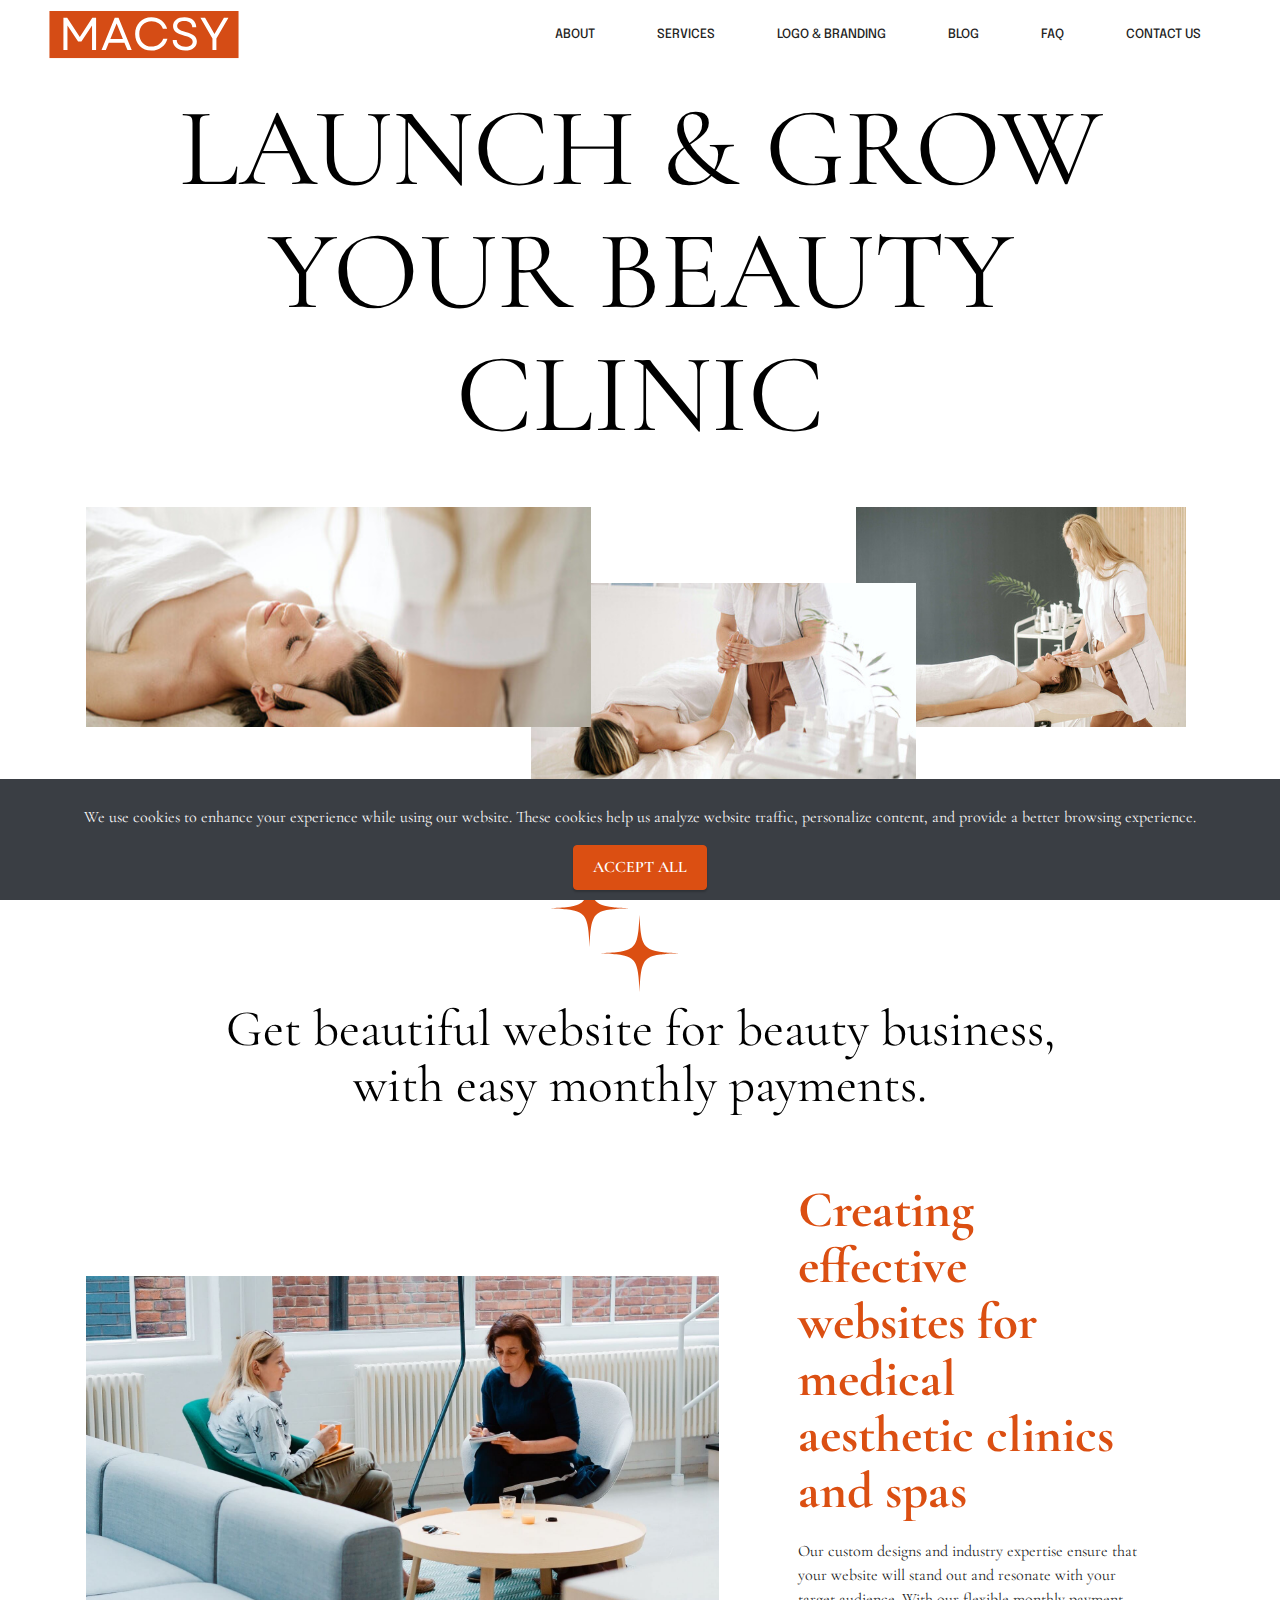
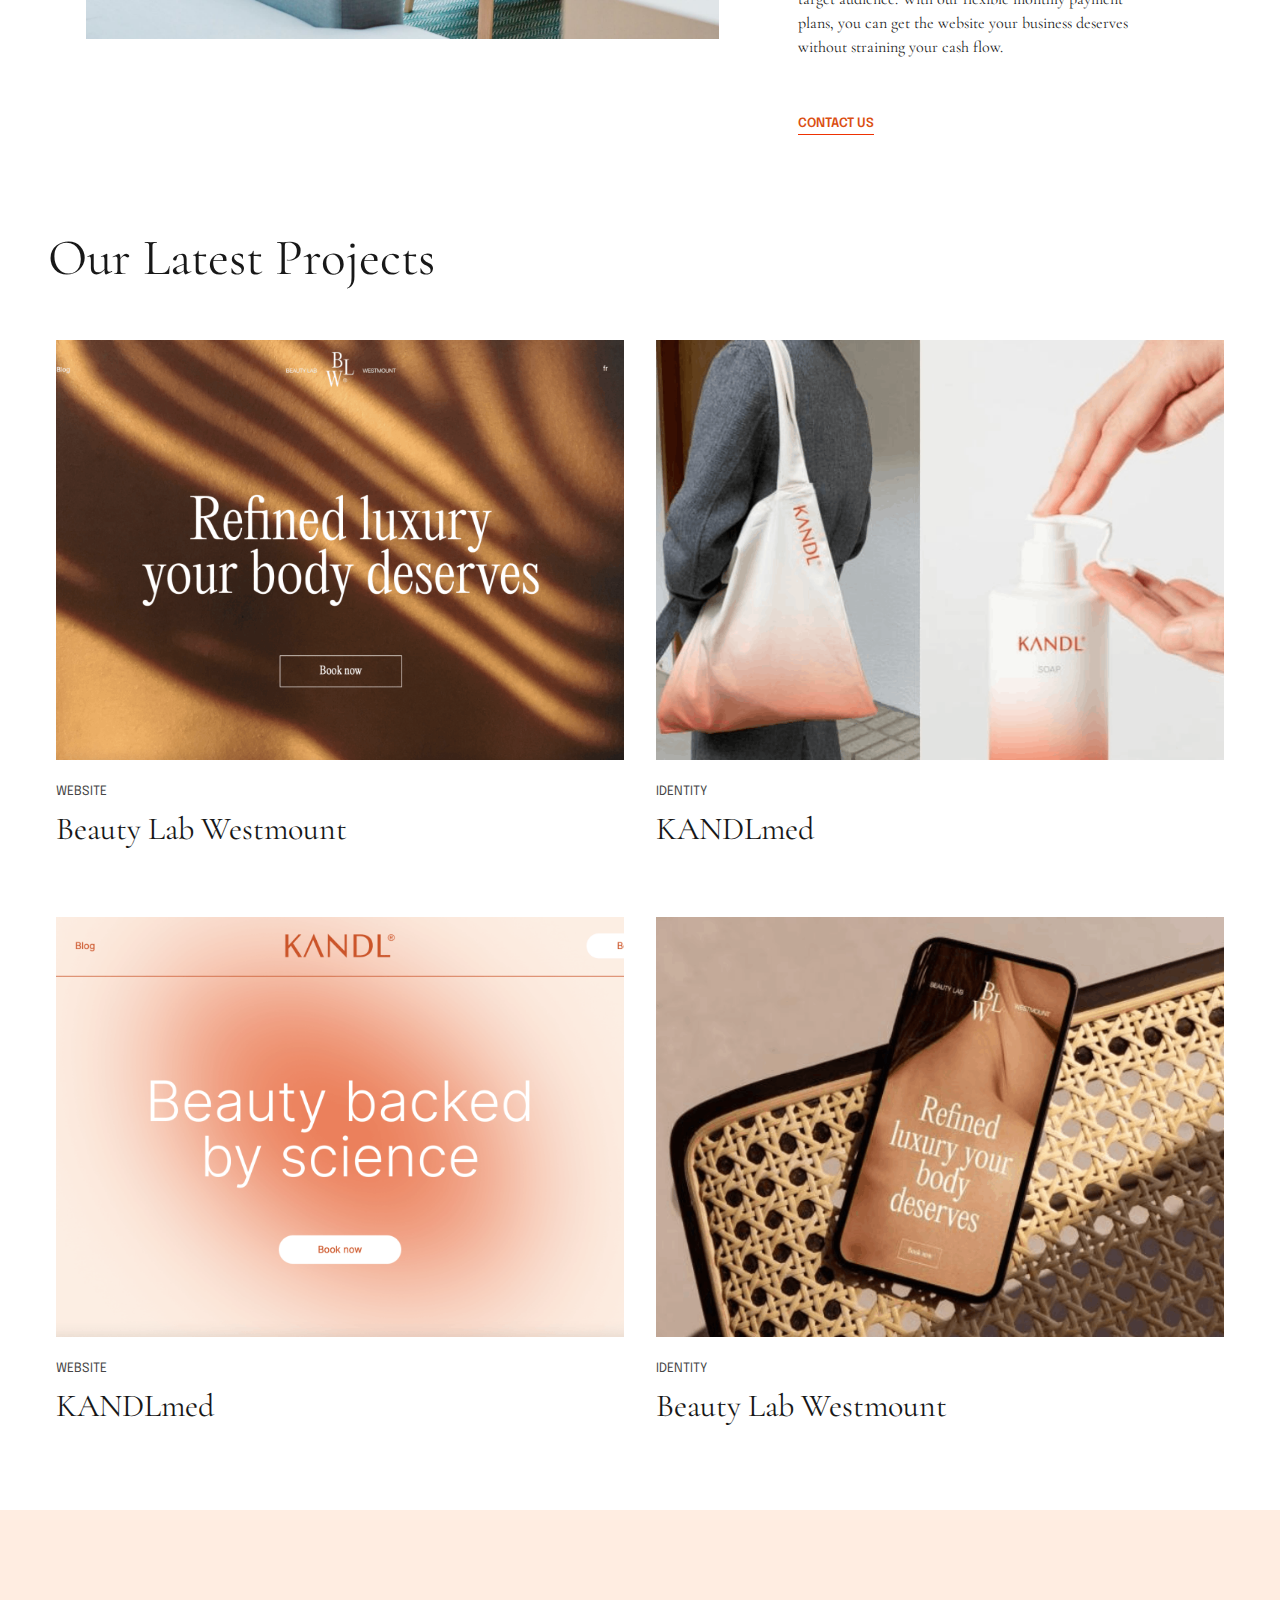
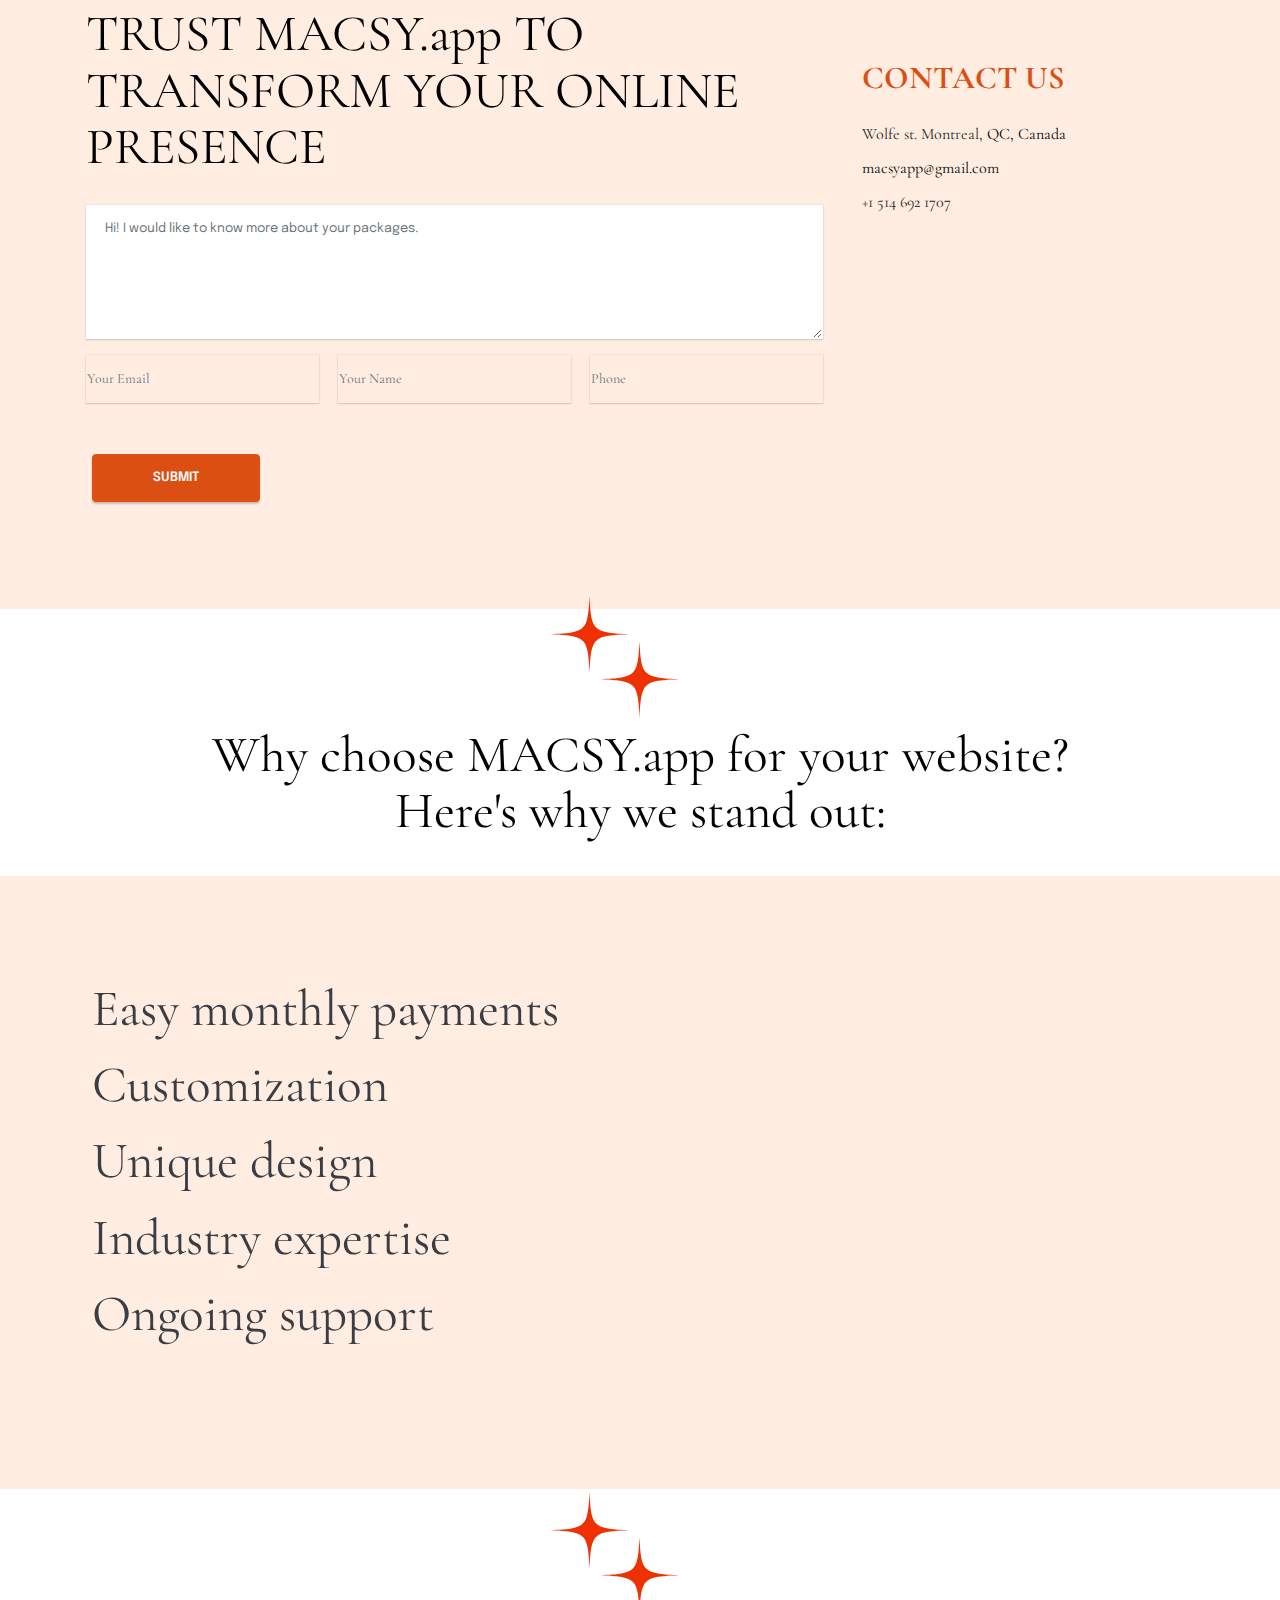
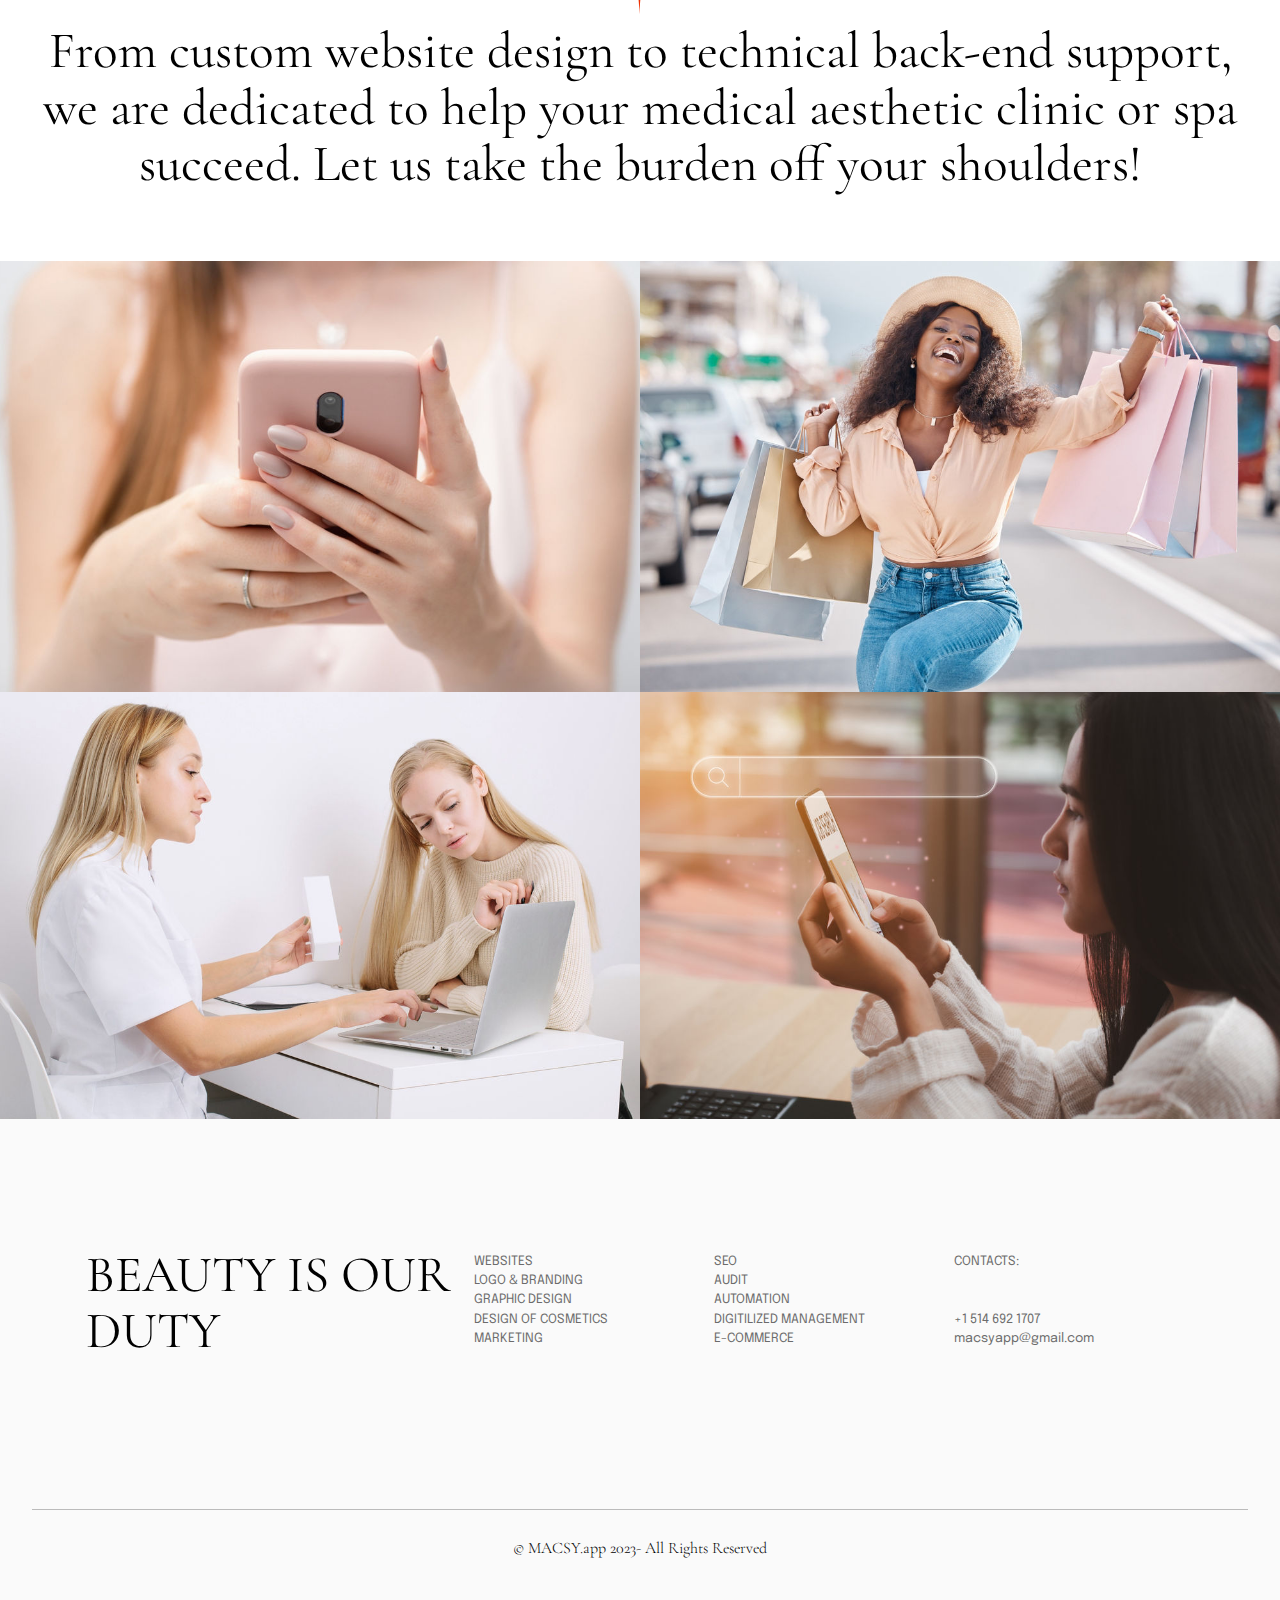
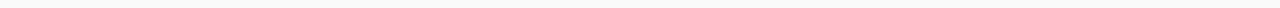
<file: index.html>
<!DOCTYPE html>
<html  >
<head>
  
  <meta charset="UTF-8">
  <meta http-equiv="X-UA-Compatible" content="IE=edge">
  
  <meta name="twitter:card" content="summary_large_image"/>
  <meta name="twitter:image:src" content="assets/images/index-meta.jpg">
  <meta property="og:image" content="assets/images/index-meta.jpg">
  <meta name="twitter:title" content="Home">
  <meta name="viewport" content="width=device-width, initial-scale=1, minimum-scale=1">
  <link rel="shortcut icon" href="assets/images/black-white-simple-monochrome-initial-name-logo.svg" type="image/x-icon">
  <meta name="description" content="Beautiful websites for beautiful businesses, with easy monthly payments. MACSY.app specializes in creating beautiful, effective websites for medical aesthetic clinics and spas.">
  
  
  <title>Home</title>
  <link rel="stylesheet" href="assets/bootstrap/css/bootstrap.min.css">
  <link rel="stylesheet" href="assets/bootstrap/css/bootstrap-grid.min.css">
  <link rel="stylesheet" href="assets/bootstrap/css/bootstrap-reboot.min.css">
  <link rel="stylesheet" href="assets/smart-cart/minicart-theme.css">
  <link rel="stylesheet" href="assets/dropdown/css/style.css">
  <link rel="stylesheet" href="assets/theme/css/style.css">
  <link rel="stylesheet" href="assets/recaptcha.css">
  <link rel="preload" href="https://fonts.googleapis.com/css?family=Cormorant+Garamond:300,300i,400,400i,500,500i,600,600i,700,700i&display=swap" as="style" onload="this.onload=null;this.rel='stylesheet'">
  <noscript><link rel="stylesheet" href="https://fonts.googleapis.com/css?family=Cormorant+Garamond:300,300i,400,400i,500,500i,600,600i,700,700i&display=swap"></noscript>
  <link rel="preload" href="https://fonts.googleapis.com/css?family=Epilogue:100,200,300,400,500,600,700,800,900,100i,200i,300i,400i,500i,600i,700i,800i,900i&display=swap" as="style" onload="this.onload=null;this.rel='stylesheet'">
  <noscript><link rel="stylesheet" href="https://fonts.googleapis.com/css?family=Epilogue:100,200,300,400,500,600,700,800,900,100i,200i,300i,400i,500i,600i,700i,800i,900i&display=swap"></noscript>
  <link rel="preload" as="style" href="assets/mobirise/css/mbr-additional.css"><link rel="stylesheet" href="assets/mobirise/css/mbr-additional.css" type="text/css">

  
  
  
</head>
<body>
<script>var smartCartDefSettings = {"shopcart_top_offset":150,"side_offset":20,"site_width":1150,"shopcart_icon_color":"#ffffff","shopcart_back_color":"#14142b","shopcart_icon_size":50,"sc_count_color":"#14142b","sc_count_back_color":"#fedb01","sc_count_size":16,"buy_now":"Buy now","cart_title":"Your Cart","popup_button":"Add to Cart"};
                                </script>

<!-- Analytics -->
<!-- Google tag (gtag.js) -->
<script async src="https://www.googletagmanager.com/gtag/js?id=G-0MJR7QW7HK"></script>
<script>
  window.dataLayer = window.dataLayer || [];
  function gtag(){dataLayer.push(arguments);}
  gtag('js', new Date());

  gtag('config', 'G-0MJR7QW7HK');
</script>
<!-- /Analytics -->


  
  <section data-bs-version="5.1" class="menu1 cid-sN24DjvABH" once="menu" id="menu1-0">
    

    <nav class="navbar navbar-dropdown navbar-expand-lg">
        <div class="container-fluid">
            <div class="navbar-brand">
                <span class="navbar-logo">
                    <a href="index.html#header2-1">
                        <img src="assets/images/macsy.app.svg" alt="MACSY.app" style="height: 3rem;">
                    </a>
                </span>
                
            </div>
            <button class="navbar-toggler" type="button" data-toggle="collapse" data-bs-toggle="collapse" data-target="#navbarSupportedContent" data-bs-target="#navbarSupportedContent" aria-controls="navbarNavAltMarkup" aria-expanded="false" aria-label="Toggle navigation">
                <div class="hamburger">
                    <span></span>
                    <span></span>
                    <span></span>
                    <span></span>
                </div>
            </button>
            <div class="collapse navbar-collapse" id="navbarSupportedContent">
                <ul class="navbar-nav nav-dropdown nav-right" data-app-modern-menu="true"><li class="nav-item"><a class="nav-link link text-black text-primary display-4" href="index.html#features3-c">ABOUT</a></li>
                    <li class="nav-item"><a class="nav-link link text-black text-primary display-4" href="index.html#gallery3-a">SERVICES</a></li>
                    <li class="nav-item"><a class="nav-link link text-black text-primary display-4" href="page3.html#pricing1-12">LOGO &amp; BRANDING</a></li><li class="nav-item"><a class="nav-link link text-black text-primary display-4" href="page5.html#features5-1d">BLOG</a></li><li class="nav-item"><a class="nav-link link text-black text-primary display-4" href="FAQ.html#features5-26">FAQ</a></li>
                    <li class="nav-item"><a class="nav-link link text-black text-primary display-4" href="mailto:macsyapp@gmail.com">CONTACT US</a>
                    </li></ul>
            </div>
        </div>
    </nav>
</section>

<section data-bs-version="5.1" class="header2 cid-sN24YTTie1" id="header2-1">
    

    

    <div class="container">
        <div class="row justify-content-center">
            <div class="col-12">
                <div class="heading">
                    <h2 class="mbr-section-title mbr-fonts-style display-1">LAUNCH &amp; GROW YOUR BEAUTY CLINIC</h2>
                    
                </div>
                <div class="image-wrap">
                    <div class=" image image-left"></div>
                    <div class="image image-middle"></div>
                    <div class="image image-right"></div>
                </div>
            </div>
        </div>

    </div>
</section>

<section data-bs-version="5.1" class="features5 cid-sN25LmKt2Y" id="features5-2">
    

    

    <div class="container-fluid">
        <div class="row justify-content-center align-items-center">
            <div class="col-12 col-lg-9">
                <div class="align-center content">
                    <div class="animation-box">
                        <svg class="star" x="0px" y="0px" width="78px" height="78px" viewBox="0 0 78 78" enable-background="new 0 0 78 78" xml:space="preserve">
                            <path d="M0.942,38.113L0,38.188l0.748,0.065  c1.039,0.08,3.079,0.135,4.118,0.19c1.026,0.057,2.053,0.106,3.079,0.173c1.224,0.079,2.448,0.166,3.671,0.265  c1.223,0.1,2.446,0.199,3.666,0.335c1.292,0.144,2.58,0.316,3.866,0.502c1.524,0.219,3.031,0.523,4.52,0.92  c1.665,0.442,3.283,1.008,4.808,1.819c1.382,0.735,2.624,1.654,3.685,2.811c1.042,1.135,1.848,2.423,2.49,3.819  c0.719,1.561,1.219,3.194,1.612,4.862c0.3,1.271,0.545,2.556,0.726,3.85c0.151,1.083,0.295,2.168,0.422,3.255  c0.103,0.876,0.179,1.755,0.257,2.634c0.082,0.925,0.157,1.851,0.225,2.776c0.065,0.893,0.119,1.787,0.173,2.681  c0.064,1.066,0.125,2.132,0.184,3.198c0.049,0.859,0.089,2.36,0.133,3.22L38.455,77l0.104-1.627c0.043-0.852,0.085-2.318,0.13-3.146  c0.048-0.888,0.095-1.775,0.146-2.663c0.06-0.985,0.118-1.973,0.188-2.958c0.08-1.078,0.168-2.155,0.266-3.232  c0.088-0.971,0.176-1.942,0.295-2.91c0.148-1.197,0.319-2.393,0.504-3.585c0.23-1.488,0.549-2.959,0.961-4.409  c0.428-1.502,0.967-2.961,1.707-4.342c1.141-2.135,2.719-3.864,4.781-5.144c1.333-0.826,2.764-1.435,4.253-1.913  c2.478-0.798,5.028-1.248,7.603-1.588c0.835-0.109,1.672-0.204,2.509-0.292c0.924-0.097,1.85-0.184,2.773-0.263  c0.774-0.066,1.548-0.12,2.322-0.174c0.926-0.064,1.853-0.129,2.779-0.185c1.118-0.066,3.313-0.124,4.432-0.184  c0.681-0.037,1.363-0.071,2.045-0.106c0-0.005,0.065-0.007,0.187-0.021c0.021-0.003,0.561-0.07,0.561-0.07s-0.42-0.056-0.581-0.065  c-0.074-0.004-0.39-0.026-0.393-0.026c-1.079-0.055-2.159-0.105-3.238-0.163c-1.021-0.055-3.114-0.107-4.133-0.175  c-1.205-0.08-2.409-0.169-3.612-0.266c-0.952-0.074-1.904-0.151-2.854-0.255c-1.259-0.139-2.516-0.293-3.771-0.463  c-1.617-0.219-3.221-0.521-4.802-0.925c-1.733-0.44-3.421-1.007-5.015-1.833c-1.25-0.649-2.395-1.448-3.399-2.439  c-1.205-1.188-2.125-2.575-2.845-4.1c-0.799-1.694-1.335-3.476-1.752-5.296c-0.271-1.177-0.488-2.364-0.664-3.558  c-0.135-0.912-0.254-1.826-0.363-2.742c-0.098-0.836-0.179-1.675-0.257-2.514c-0.081-0.865-0.155-1.731-0.222-2.597  c-0.066-0.853-0.121-1.707-0.174-2.561c-0.069-1.079-0.135-2.158-0.193-3.237c-0.069-1.252-0.131-2.504-0.193-3.756  C38.518,0.813,38.502,0.406,38.483,0c-0.045,0.262-0.058,0.525-0.071,0.788c-0.066,1.332-0.129,2.663-0.201,3.994  c-0.056,1.04-0.121,2.079-0.186,3.118c-0.057,0.9-0.111,1.801-0.18,2.7c-0.078,1.019-0.167,2.036-0.263,3.053  c-0.088,0.931-0.175,1.862-0.297,2.79c-0.162,1.223-0.342,2.443-0.543,3.66c-0.256,1.538-0.61,3.055-1.076,4.544  c-0.435,1.39-0.978,2.734-1.702,4.002c-1.097,1.92-2.565,3.487-4.433,4.676c-1.136,0.723-2.35,1.284-3.615,1.737  c-2.219,0.795-4.514,1.282-6.839,1.628c-1.265,0.188-2.536,0.347-3.808,0.485c-1.392,0.151-2.786,0.273-4.181,0.385  c-1.282,0.103-2.567,0.18-3.852,0.255c-1.721,0.1-4.443,0.187-6.165,0.28c-0.04,0.001-0.078,0.01-0.118,0.015">
                            </path>
                        </svg>
                        <svg class="star" x="0px" y="0px" width="78px" height="78px" viewBox="0 0 78 78" enable-background="new 0 0 78 78" xml:space="preserve">
                            <path d="M0.942,38.113L0,38.188l0.748,0.065  c1.039,0.08,3.079,0.135,4.118,0.19c1.026,0.057,2.053,0.106,3.079,0.173c1.224,0.079,2.448,0.166,3.671,0.265  c1.223,0.1,2.446,0.199,3.666,0.335c1.292,0.144,2.58,0.316,3.866,0.502c1.524,0.219,3.031,0.523,4.52,0.92  c1.665,0.442,3.283,1.008,4.808,1.819c1.382,0.735,2.624,1.654,3.685,2.811c1.042,1.135,1.848,2.423,2.49,3.819  c0.719,1.561,1.219,3.194,1.612,4.862c0.3,1.271,0.545,2.556,0.726,3.85c0.151,1.083,0.295,2.168,0.422,3.255  c0.103,0.876,0.179,1.755,0.257,2.634c0.082,0.925,0.157,1.851,0.225,2.776c0.065,0.893,0.119,1.787,0.173,2.681  c0.064,1.066,0.125,2.132,0.184,3.198c0.049,0.859,0.089,2.36,0.133,3.22L38.455,77l0.104-1.627c0.043-0.852,0.085-2.318,0.13-3.146  c0.048-0.888,0.095-1.775,0.146-2.663c0.06-0.985,0.118-1.973,0.188-2.958c0.08-1.078,0.168-2.155,0.266-3.232  c0.088-0.971,0.176-1.942,0.295-2.91c0.148-1.197,0.319-2.393,0.504-3.585c0.23-1.488,0.549-2.959,0.961-4.409  c0.428-1.502,0.967-2.961,1.707-4.342c1.141-2.135,2.719-3.864,4.781-5.144c1.333-0.826,2.764-1.435,4.253-1.913  c2.478-0.798,5.028-1.248,7.603-1.588c0.835-0.109,1.672-0.204,2.509-0.292c0.924-0.097,1.85-0.184,2.773-0.263  c0.774-0.066,1.548-0.12,2.322-0.174c0.926-0.064,1.853-0.129,2.779-0.185c1.118-0.066,3.313-0.124,4.432-0.184  c0.681-0.037,1.363-0.071,2.045-0.106c0-0.005,0.065-0.007,0.187-0.021c0.021-0.003,0.561-0.07,0.561-0.07s-0.42-0.056-0.581-0.065  c-0.074-0.004-0.39-0.026-0.393-0.026c-1.079-0.055-2.159-0.105-3.238-0.163c-1.021-0.055-3.114-0.107-4.133-0.175  c-1.205-0.08-2.409-0.169-3.612-0.266c-0.952-0.074-1.904-0.151-2.854-0.255c-1.259-0.139-2.516-0.293-3.771-0.463  c-1.617-0.219-3.221-0.521-4.802-0.925c-1.733-0.44-3.421-1.007-5.015-1.833c-1.25-0.649-2.395-1.448-3.399-2.439  c-1.205-1.188-2.125-2.575-2.845-4.1c-0.799-1.694-1.335-3.476-1.752-5.296c-0.271-1.177-0.488-2.364-0.664-3.558  c-0.135-0.912-0.254-1.826-0.363-2.742c-0.098-0.836-0.179-1.675-0.257-2.514c-0.081-0.865-0.155-1.731-0.222-2.597  c-0.066-0.853-0.121-1.707-0.174-2.561c-0.069-1.079-0.135-2.158-0.193-3.237c-0.069-1.252-0.131-2.504-0.193-3.756  C38.518,0.813,38.502,0.406,38.483,0c-0.045,0.262-0.058,0.525-0.071,0.788c-0.066,1.332-0.129,2.663-0.201,3.994  c-0.056,1.04-0.121,2.079-0.186,3.118c-0.057,0.9-0.111,1.801-0.18,2.7c-0.078,1.019-0.167,2.036-0.263,3.053  c-0.088,0.931-0.175,1.862-0.297,2.79c-0.162,1.223-0.342,2.443-0.543,3.66c-0.256,1.538-0.61,3.055-1.076,4.544  c-0.435,1.39-0.978,2.734-1.702,4.002c-1.097,1.92-2.565,3.487-4.433,4.676c-1.136,0.723-2.35,1.284-3.615,1.737  c-2.219,0.795-4.514,1.282-6.839,1.628c-1.265,0.188-2.536,0.347-3.808,0.485c-1.392,0.151-2.786,0.273-4.181,0.385  c-1.282,0.103-2.567,0.18-3.852,0.255c-1.721,0.1-4.443,0.187-6.165,0.28c-0.04,0.001-0.078,0.01-0.118,0.015">
                            </path>
                        </svg>
                        <svg class="star" x="0px" y="0px" width="78px" height="78px" viewBox="0 0 78 78" enable-background="new 0 0 78 78" xml:space="preserve">
                            <path d="M0.942,38.113L0,38.188l0.748,0.065  c1.039,0.08,3.079,0.135,4.118,0.19c1.026,0.057,2.053,0.106,3.079,0.173c1.224,0.079,2.448,0.166,3.671,0.265  c1.223,0.1,2.446,0.199,3.666,0.335c1.292,0.144,2.58,0.316,3.866,0.502c1.524,0.219,3.031,0.523,4.52,0.92  c1.665,0.442,3.283,1.008,4.808,1.819c1.382,0.735,2.624,1.654,3.685,2.811c1.042,1.135,1.848,2.423,2.49,3.819  c0.719,1.561,1.219,3.194,1.612,4.862c0.3,1.271,0.545,2.556,0.726,3.85c0.151,1.083,0.295,2.168,0.422,3.255  c0.103,0.876,0.179,1.755,0.257,2.634c0.082,0.925,0.157,1.851,0.225,2.776c0.065,0.893,0.119,1.787,0.173,2.681  c0.064,1.066,0.125,2.132,0.184,3.198c0.049,0.859,0.089,2.36,0.133,3.22L38.455,77l0.104-1.627c0.043-0.852,0.085-2.318,0.13-3.146  c0.048-0.888,0.095-1.775,0.146-2.663c0.06-0.985,0.118-1.973,0.188-2.958c0.08-1.078,0.168-2.155,0.266-3.232  c0.088-0.971,0.176-1.942,0.295-2.91c0.148-1.197,0.319-2.393,0.504-3.585c0.23-1.488,0.549-2.959,0.961-4.409  c0.428-1.502,0.967-2.961,1.707-4.342c1.141-2.135,2.719-3.864,4.781-5.144c1.333-0.826,2.764-1.435,4.253-1.913  c2.478-0.798,5.028-1.248,7.603-1.588c0.835-0.109,1.672-0.204,2.509-0.292c0.924-0.097,1.85-0.184,2.773-0.263  c0.774-0.066,1.548-0.12,2.322-0.174c0.926-0.064,1.853-0.129,2.779-0.185c1.118-0.066,3.313-0.124,4.432-0.184  c0.681-0.037,1.363-0.071,2.045-0.106c0-0.005,0.065-0.007,0.187-0.021c0.021-0.003,0.561-0.07,0.561-0.07s-0.42-0.056-0.581-0.065  c-0.074-0.004-0.39-0.026-0.393-0.026c-1.079-0.055-2.159-0.105-3.238-0.163c-1.021-0.055-3.114-0.107-4.133-0.175  c-1.205-0.08-2.409-0.169-3.612-0.266c-0.952-0.074-1.904-0.151-2.854-0.255c-1.259-0.139-2.516-0.293-3.771-0.463  c-1.617-0.219-3.221-0.521-4.802-0.925c-1.733-0.44-3.421-1.007-5.015-1.833c-1.25-0.649-2.395-1.448-3.399-2.439  c-1.205-1.188-2.125-2.575-2.845-4.1c-0.799-1.694-1.335-3.476-1.752-5.296c-0.271-1.177-0.488-2.364-0.664-3.558  c-0.135-0.912-0.254-1.826-0.363-2.742c-0.098-0.836-0.179-1.675-0.257-2.514c-0.081-0.865-0.155-1.731-0.222-2.597  c-0.066-0.853-0.121-1.707-0.174-2.561c-0.069-1.079-0.135-2.158-0.193-3.237c-0.069-1.252-0.131-2.504-0.193-3.756  C38.518,0.813,38.502,0.406,38.483,0c-0.045,0.262-0.058,0.525-0.071,0.788c-0.066,1.332-0.129,2.663-0.201,3.994  c-0.056,1.04-0.121,2.079-0.186,3.118c-0.057,0.9-0.111,1.801-0.18,2.7c-0.078,1.019-0.167,2.036-0.263,3.053  c-0.088,0.931-0.175,1.862-0.297,2.79c-0.162,1.223-0.342,2.443-0.543,3.66c-0.256,1.538-0.61,3.055-1.076,4.544  c-0.435,1.39-0.978,2.734-1.702,4.002c-1.097,1.92-2.565,3.487-4.433,4.676c-1.136,0.723-2.35,1.284-3.615,1.737  c-2.219,0.795-4.514,1.282-6.839,1.628c-1.265,0.188-2.536,0.347-3.808,0.485c-1.392,0.151-2.786,0.273-4.181,0.385  c-1.282,0.103-2.567,0.18-3.852,0.255c-1.721,0.1-4.443,0.187-6.165,0.28c-0.04,0.001-0.078,0.01-0.118,0.015">
                            </path>
                        </svg>
                    </div>
                    <h2 class="mbr-section-title mbr-fonts-style align-center display-2">Get beautiful website for beauty business, with easy monthly payments.</h2>
                    
                </div>
            </div>
        </div>
    </div>
</section>

<section data-bs-version="5.1" class="features3 cid-tvojsIeTnw" id="features3-c">

	

	

	<div class="container">
		<div class="row align-items-center">
			<div class="col-md-7">
				<img src="assets/images/background1.jpg" alt="">
			</div>

			<div class="col-md-5">
				<div class="text-elements-wrap">
					<div class="text-elements">
						
						<h2 class="mbr-section-title mbr-fonts-style display-2"><strong>Creating effective websites for medical aesthetic clinics and spas</strong></h2>
						<p class="mbr-text mbr-fonts-style display-7">
							Our custom designs and industry expertise ensure that your website will stand out and resonate with your target audience. With our flexible monthly payment plans, you can get the website your business deserves without straining your cash flow.</p>
						<div class="link-wrap">
							<p class="mbr-fonts-style align-left display-4"><a class="mbr-fonts-style link text-success text-primary" href="mailto:macsyapp@gmail.com">CONTACT US</a></p>
						</div>
					</div>
				</div>
			</div>
		</div>
	</div>
</section>

<section data-bs-version="5.1" class="features1 cid-tvois1HAA9" id="features1-a">
    

    
    

    <div class="container-fluid">
        <div class="row">
            
            <div class="col-12 col-lg-6 item-wrap">
                <h2 class="mbr-section-title mbr-fonts-style display-2">
                    Our Latest Projects<br></h2>
            </div>
            <div class="col-12 col-lg-6 item-wrap">
                <p class="mbr-text mbr-fonts-style display-5"></p>
            </div>
            <div class="col-12 col-lg-6 col-md-6 item features-image">
                <a href="https://www.beautylabwestmount.ca/" target="_blank">
                    <div class="item-wrapper">
                        <img src="assets/images/screen-shot-2023-02-09-at-11.42.49-1068x561.png" alt="Website built by MACSY">
                        <h5 class="mbr-card-subtitle mbr-fonts-style display-4">
                            WEBSITE</h5>
                        <h4 class="mbr-card-title mbr-fonts-style display-5">Beauty Lab Westmount</h4>
                    </div>
                </a>
            </div>
            <div class="col-12 col-lg-6 col-md-6 item features-image">
                <a href="https://www.kandlmed.com/" target="_blank">
                    <div class="item-wrapper">
                        <img src="assets/images/1-750x500.png" alt="Website built by MACSY">
                        <h5 class="mbr-card-subtitle mbr-fonts-style display-4">IDENTITY</h5>
                        <h4 class="mbr-card-title mbr-fonts-style display-5">
                            KANDLmed</h4>
                    </div>
                </a>
            </div>
            <div class="col-12 col-lg-6 col-md-6 item features-image">
                <a href="https://www.kandlmed.com/" target="_blank">
                    <div class="item-wrapper">
                        <img src="assets/images/screen-shot-2023-02-09-at-11.45.14-1068x562.png" alt="Website built by MACSY">
                        <h5 class="mbr-card-subtitle mbr-fonts-style display-4">WEBSITE</h5>
                        <h4 class="mbr-card-title mbr-fonts-style display-5">
                            KANDLmed
                        </h4>
                    </div>
                </a>
            </div>
            <div class="col-12 col-lg-6 col-md-6 item features-image">
                <a href="https://www.beautylabwestmount.ca/" target="_blank">
                    <div class="item-wrapper">
                        <img src="assets/images/3-750x500.png" alt="Website built by MACSY">
                        <h5 class="mbr-card-subtitle mbr-fonts-style display-4">IDENTITY</h5>
                        <h4 class="mbr-card-title mbr-fonts-style display-5">Beauty Lab Westmount</h4>
                    </div>
                </a>
            </div>
        </div>
    </div>
</section>

<section data-bs-version="5.1" class="form1 cid-sN2bczp3iC" id="form1-8">
    

    

    <div class="container">

        <div class="inner-container">
            <div class="form-wrap">
                <div class="heading">
                    <h2 class="mbr-section-title mbr-fonts-style display-2">
                        TRUST MACSY.app TO TRANSFORM YOUR ONLINE PRESENCE</h2>
                    
                </div>
                <div class="form-inner-wrap">
                    <div class="mbr-form" data-form-type="formoid">
<!--Formbuilder Form-->
<form action="https://mobirise.eu/" method="POST" class="mbr-form form-with-styler" data-form-title="Form Name"><input type="hidden" name="email" data-form-email="true" value="6ayF2IgKO4+yY9P+Edpt/iW3QCW4W+sx4L6ceZ9cNNzSbM1/57ayd4POPfEebZxksLKEQ83XhN9xBfqL+WN8BVZkEOtgYZgUeW+DuJm49gO3GUtY7YxYPfib9so6qSFc.awSnbFjddnvTPAxyFLb02C1Dy96AXZgtiIp5Zglt9fnzcOFstLwAOXk2Chqh9lDd1rYeWeZrhRPs6cd9GWboVKuaFy08tXcETNRRMdiRKJxpb2zoLr5H/63z5Ly5rWSh">
<div class="row">
<div hidden="hidden" data-form-alert="" class="alert alert-success col-12">Thanks for filling out the form!</div>
<div hidden="hidden" data-form-alert-danger="" class="alert alert-danger col-12"> Oops...! some problem!</div>
</div>
<div class="dragArea row">
<div class="col-12 form-group mb-3" data-for="textarea">
<textarea name="textarea" placeholder="Hi! I would like to know more about your packages." data-form-field="textarea" class="form-control display-7" id="textarea-form1-8"></textarea>
</div>
<div class="col-12 col-md-4 form-group mb-3" data-for="email">
<input type="email" name="email" placeholder="Your Email" data-form-field="email" class="form-control display-7" required="required" value="" id="email-form1-8">
</div>
<div data-for="name" class="col-12 col-md-4 form-group mb-3">
<input type="text" name="name" placeholder="Your Name" data-form-field="name" class="form-control display-7" required="required" value="" id="name-form1-8">
</div>
<div class="col-lg-4 col-md-12 col-sm-12 form-group" data-for="number">
<input type="number" name="number" placeholder="Phone" max="12" min="6" step="1" data-form-field="number" class="form-control display-7" value="" id="number-form1-8">
</div>
<div class="col-lg-12 mbr-section-btn">
<button type="submit" class="w-100 btn btn-success display-4">SUBMIT</button>
</div>
</div>
</form><!--Formbuilder Form-->
</div>
                </div>
            </div>
            <div class="text">
                <h3 class="mbr-section-subtitle mbr-fonts-style display-5"><strong><br></strong><strong>CONTACT US
                </strong></h3>
                <p class="mbr-sub-text mbr-fonts-style display-7"></p>
                <div class="contacts align-left">
                    <p class="mbr-contacts mbr-fonts-style display-7"><a href="" class="text-black">Wolfe st. Montreal,&nbsp;</a>QC, Canada</p>
                    <p class="mbr-contacts mbr-fonts-style display-7">macsyapp@gmail.com</p>
                    <p class="mbr-contacts mbr-fonts-style display-7">
                        <a href="sms:+1-514-692-1707" class="text-black text-primary">+1 514 692 1707</a>
                    </p>
                    
                    
                </div>
            </div>
        </div>
    </div>
</section>

<section data-bs-version="5.1" class="features5 cid-tvu2steOSn" id="features5-d">
    

    

    <div class="container-fluid">
        <div class="row justify-content-center align-items-center">
            <div class="col-12 col-lg-9">
                <div class="align-center content">
                    <div class="animation-box">
                        <svg class="star" x="0px" y="0px" width="78px" height="78px" viewBox="0 0 78 78" enable-background="new 0 0 78 78" xml:space="preserve">
                            <path d="M0.942,38.113L0,38.188l0.748,0.065  c1.039,0.08,3.079,0.135,4.118,0.19c1.026,0.057,2.053,0.106,3.079,0.173c1.224,0.079,2.448,0.166,3.671,0.265  c1.223,0.1,2.446,0.199,3.666,0.335c1.292,0.144,2.58,0.316,3.866,0.502c1.524,0.219,3.031,0.523,4.52,0.92  c1.665,0.442,3.283,1.008,4.808,1.819c1.382,0.735,2.624,1.654,3.685,2.811c1.042,1.135,1.848,2.423,2.49,3.819  c0.719,1.561,1.219,3.194,1.612,4.862c0.3,1.271,0.545,2.556,0.726,3.85c0.151,1.083,0.295,2.168,0.422,3.255  c0.103,0.876,0.179,1.755,0.257,2.634c0.082,0.925,0.157,1.851,0.225,2.776c0.065,0.893,0.119,1.787,0.173,2.681  c0.064,1.066,0.125,2.132,0.184,3.198c0.049,0.859,0.089,2.36,0.133,3.22L38.455,77l0.104-1.627c0.043-0.852,0.085-2.318,0.13-3.146  c0.048-0.888,0.095-1.775,0.146-2.663c0.06-0.985,0.118-1.973,0.188-2.958c0.08-1.078,0.168-2.155,0.266-3.232  c0.088-0.971,0.176-1.942,0.295-2.91c0.148-1.197,0.319-2.393,0.504-3.585c0.23-1.488,0.549-2.959,0.961-4.409  c0.428-1.502,0.967-2.961,1.707-4.342c1.141-2.135,2.719-3.864,4.781-5.144c1.333-0.826,2.764-1.435,4.253-1.913  c2.478-0.798,5.028-1.248,7.603-1.588c0.835-0.109,1.672-0.204,2.509-0.292c0.924-0.097,1.85-0.184,2.773-0.263  c0.774-0.066,1.548-0.12,2.322-0.174c0.926-0.064,1.853-0.129,2.779-0.185c1.118-0.066,3.313-0.124,4.432-0.184  c0.681-0.037,1.363-0.071,2.045-0.106c0-0.005,0.065-0.007,0.187-0.021c0.021-0.003,0.561-0.07,0.561-0.07s-0.42-0.056-0.581-0.065  c-0.074-0.004-0.39-0.026-0.393-0.026c-1.079-0.055-2.159-0.105-3.238-0.163c-1.021-0.055-3.114-0.107-4.133-0.175  c-1.205-0.08-2.409-0.169-3.612-0.266c-0.952-0.074-1.904-0.151-2.854-0.255c-1.259-0.139-2.516-0.293-3.771-0.463  c-1.617-0.219-3.221-0.521-4.802-0.925c-1.733-0.44-3.421-1.007-5.015-1.833c-1.25-0.649-2.395-1.448-3.399-2.439  c-1.205-1.188-2.125-2.575-2.845-4.1c-0.799-1.694-1.335-3.476-1.752-5.296c-0.271-1.177-0.488-2.364-0.664-3.558  c-0.135-0.912-0.254-1.826-0.363-2.742c-0.098-0.836-0.179-1.675-0.257-2.514c-0.081-0.865-0.155-1.731-0.222-2.597  c-0.066-0.853-0.121-1.707-0.174-2.561c-0.069-1.079-0.135-2.158-0.193-3.237c-0.069-1.252-0.131-2.504-0.193-3.756  C38.518,0.813,38.502,0.406,38.483,0c-0.045,0.262-0.058,0.525-0.071,0.788c-0.066,1.332-0.129,2.663-0.201,3.994  c-0.056,1.04-0.121,2.079-0.186,3.118c-0.057,0.9-0.111,1.801-0.18,2.7c-0.078,1.019-0.167,2.036-0.263,3.053  c-0.088,0.931-0.175,1.862-0.297,2.79c-0.162,1.223-0.342,2.443-0.543,3.66c-0.256,1.538-0.61,3.055-1.076,4.544  c-0.435,1.39-0.978,2.734-1.702,4.002c-1.097,1.92-2.565,3.487-4.433,4.676c-1.136,0.723-2.35,1.284-3.615,1.737  c-2.219,0.795-4.514,1.282-6.839,1.628c-1.265,0.188-2.536,0.347-3.808,0.485c-1.392,0.151-2.786,0.273-4.181,0.385  c-1.282,0.103-2.567,0.18-3.852,0.255c-1.721,0.1-4.443,0.187-6.165,0.28c-0.04,0.001-0.078,0.01-0.118,0.015">
                            </path>
                        </svg>
                        <svg class="star" x="0px" y="0px" width="78px" height="78px" viewBox="0 0 78 78" enable-background="new 0 0 78 78" xml:space="preserve">
                            <path d="M0.942,38.113L0,38.188l0.748,0.065  c1.039,0.08,3.079,0.135,4.118,0.19c1.026,0.057,2.053,0.106,3.079,0.173c1.224,0.079,2.448,0.166,3.671,0.265  c1.223,0.1,2.446,0.199,3.666,0.335c1.292,0.144,2.58,0.316,3.866,0.502c1.524,0.219,3.031,0.523,4.52,0.92  c1.665,0.442,3.283,1.008,4.808,1.819c1.382,0.735,2.624,1.654,3.685,2.811c1.042,1.135,1.848,2.423,2.49,3.819  c0.719,1.561,1.219,3.194,1.612,4.862c0.3,1.271,0.545,2.556,0.726,3.85c0.151,1.083,0.295,2.168,0.422,3.255  c0.103,0.876,0.179,1.755,0.257,2.634c0.082,0.925,0.157,1.851,0.225,2.776c0.065,0.893,0.119,1.787,0.173,2.681  c0.064,1.066,0.125,2.132,0.184,3.198c0.049,0.859,0.089,2.36,0.133,3.22L38.455,77l0.104-1.627c0.043-0.852,0.085-2.318,0.13-3.146  c0.048-0.888,0.095-1.775,0.146-2.663c0.06-0.985,0.118-1.973,0.188-2.958c0.08-1.078,0.168-2.155,0.266-3.232  c0.088-0.971,0.176-1.942,0.295-2.91c0.148-1.197,0.319-2.393,0.504-3.585c0.23-1.488,0.549-2.959,0.961-4.409  c0.428-1.502,0.967-2.961,1.707-4.342c1.141-2.135,2.719-3.864,4.781-5.144c1.333-0.826,2.764-1.435,4.253-1.913  c2.478-0.798,5.028-1.248,7.603-1.588c0.835-0.109,1.672-0.204,2.509-0.292c0.924-0.097,1.85-0.184,2.773-0.263  c0.774-0.066,1.548-0.12,2.322-0.174c0.926-0.064,1.853-0.129,2.779-0.185c1.118-0.066,3.313-0.124,4.432-0.184  c0.681-0.037,1.363-0.071,2.045-0.106c0-0.005,0.065-0.007,0.187-0.021c0.021-0.003,0.561-0.07,0.561-0.07s-0.42-0.056-0.581-0.065  c-0.074-0.004-0.39-0.026-0.393-0.026c-1.079-0.055-2.159-0.105-3.238-0.163c-1.021-0.055-3.114-0.107-4.133-0.175  c-1.205-0.08-2.409-0.169-3.612-0.266c-0.952-0.074-1.904-0.151-2.854-0.255c-1.259-0.139-2.516-0.293-3.771-0.463  c-1.617-0.219-3.221-0.521-4.802-0.925c-1.733-0.44-3.421-1.007-5.015-1.833c-1.25-0.649-2.395-1.448-3.399-2.439  c-1.205-1.188-2.125-2.575-2.845-4.1c-0.799-1.694-1.335-3.476-1.752-5.296c-0.271-1.177-0.488-2.364-0.664-3.558  c-0.135-0.912-0.254-1.826-0.363-2.742c-0.098-0.836-0.179-1.675-0.257-2.514c-0.081-0.865-0.155-1.731-0.222-2.597  c-0.066-0.853-0.121-1.707-0.174-2.561c-0.069-1.079-0.135-2.158-0.193-3.237c-0.069-1.252-0.131-2.504-0.193-3.756  C38.518,0.813,38.502,0.406,38.483,0c-0.045,0.262-0.058,0.525-0.071,0.788c-0.066,1.332-0.129,2.663-0.201,3.994  c-0.056,1.04-0.121,2.079-0.186,3.118c-0.057,0.9-0.111,1.801-0.18,2.7c-0.078,1.019-0.167,2.036-0.263,3.053  c-0.088,0.931-0.175,1.862-0.297,2.79c-0.162,1.223-0.342,2.443-0.543,3.66c-0.256,1.538-0.61,3.055-1.076,4.544  c-0.435,1.39-0.978,2.734-1.702,4.002c-1.097,1.92-2.565,3.487-4.433,4.676c-1.136,0.723-2.35,1.284-3.615,1.737  c-2.219,0.795-4.514,1.282-6.839,1.628c-1.265,0.188-2.536,0.347-3.808,0.485c-1.392,0.151-2.786,0.273-4.181,0.385  c-1.282,0.103-2.567,0.18-3.852,0.255c-1.721,0.1-4.443,0.187-6.165,0.28c-0.04,0.001-0.078,0.01-0.118,0.015">
                            </path>
                        </svg>
                        <svg class="star" x="0px" y="0px" width="78px" height="78px" viewBox="0 0 78 78" enable-background="new 0 0 78 78" xml:space="preserve">
                            <path d="M0.942,38.113L0,38.188l0.748,0.065  c1.039,0.08,3.079,0.135,4.118,0.19c1.026,0.057,2.053,0.106,3.079,0.173c1.224,0.079,2.448,0.166,3.671,0.265  c1.223,0.1,2.446,0.199,3.666,0.335c1.292,0.144,2.58,0.316,3.866,0.502c1.524,0.219,3.031,0.523,4.52,0.92  c1.665,0.442,3.283,1.008,4.808,1.819c1.382,0.735,2.624,1.654,3.685,2.811c1.042,1.135,1.848,2.423,2.49,3.819  c0.719,1.561,1.219,3.194,1.612,4.862c0.3,1.271,0.545,2.556,0.726,3.85c0.151,1.083,0.295,2.168,0.422,3.255  c0.103,0.876,0.179,1.755,0.257,2.634c0.082,0.925,0.157,1.851,0.225,2.776c0.065,0.893,0.119,1.787,0.173,2.681  c0.064,1.066,0.125,2.132,0.184,3.198c0.049,0.859,0.089,2.36,0.133,3.22L38.455,77l0.104-1.627c0.043-0.852,0.085-2.318,0.13-3.146  c0.048-0.888,0.095-1.775,0.146-2.663c0.06-0.985,0.118-1.973,0.188-2.958c0.08-1.078,0.168-2.155,0.266-3.232  c0.088-0.971,0.176-1.942,0.295-2.91c0.148-1.197,0.319-2.393,0.504-3.585c0.23-1.488,0.549-2.959,0.961-4.409  c0.428-1.502,0.967-2.961,1.707-4.342c1.141-2.135,2.719-3.864,4.781-5.144c1.333-0.826,2.764-1.435,4.253-1.913  c2.478-0.798,5.028-1.248,7.603-1.588c0.835-0.109,1.672-0.204,2.509-0.292c0.924-0.097,1.85-0.184,2.773-0.263  c0.774-0.066,1.548-0.12,2.322-0.174c0.926-0.064,1.853-0.129,2.779-0.185c1.118-0.066,3.313-0.124,4.432-0.184  c0.681-0.037,1.363-0.071,2.045-0.106c0-0.005,0.065-0.007,0.187-0.021c0.021-0.003,0.561-0.07,0.561-0.07s-0.42-0.056-0.581-0.065  c-0.074-0.004-0.39-0.026-0.393-0.026c-1.079-0.055-2.159-0.105-3.238-0.163c-1.021-0.055-3.114-0.107-4.133-0.175  c-1.205-0.08-2.409-0.169-3.612-0.266c-0.952-0.074-1.904-0.151-2.854-0.255c-1.259-0.139-2.516-0.293-3.771-0.463  c-1.617-0.219-3.221-0.521-4.802-0.925c-1.733-0.44-3.421-1.007-5.015-1.833c-1.25-0.649-2.395-1.448-3.399-2.439  c-1.205-1.188-2.125-2.575-2.845-4.1c-0.799-1.694-1.335-3.476-1.752-5.296c-0.271-1.177-0.488-2.364-0.664-3.558  c-0.135-0.912-0.254-1.826-0.363-2.742c-0.098-0.836-0.179-1.675-0.257-2.514c-0.081-0.865-0.155-1.731-0.222-2.597  c-0.066-0.853-0.121-1.707-0.174-2.561c-0.069-1.079-0.135-2.158-0.193-3.237c-0.069-1.252-0.131-2.504-0.193-3.756  C38.518,0.813,38.502,0.406,38.483,0c-0.045,0.262-0.058,0.525-0.071,0.788c-0.066,1.332-0.129,2.663-0.201,3.994  c-0.056,1.04-0.121,2.079-0.186,3.118c-0.057,0.9-0.111,1.801-0.18,2.7c-0.078,1.019-0.167,2.036-0.263,3.053  c-0.088,0.931-0.175,1.862-0.297,2.79c-0.162,1.223-0.342,2.443-0.543,3.66c-0.256,1.538-0.61,3.055-1.076,4.544  c-0.435,1.39-0.978,2.734-1.702,4.002c-1.097,1.92-2.565,3.487-4.433,4.676c-1.136,0.723-2.35,1.284-3.615,1.737  c-2.219,0.795-4.514,1.282-6.839,1.628c-1.265,0.188-2.536,0.347-3.808,0.485c-1.392,0.151-2.786,0.273-4.181,0.385  c-1.282,0.103-2.567,0.18-3.852,0.255c-1.721,0.1-4.443,0.187-6.165,0.28c-0.04,0.001-0.078,0.01-0.118,0.015">
                            </path>
                        </svg>
                    </div>
                    <h2 class="mbr-section-title mbr-fonts-style align-center display-2">Why choose MACSY.app for your website? <br>Here's why we stand out:</h2>
                    
                </div>
            </div>
        </div>
    </div>
</section>

<section data-bs-version="5.1" class="features4 cid-tvoi45vQoQ" id="features4-8">

	

	

	<div class="container">
		<div class="content">
			<div class="text-elements">
				<div class="text-wrap" onmouseover="document.querySelector('#image1').style.clipPath = 'circle(50% at 50% 50%)'" onmouseout="document.querySelector('#image1').style.clipPath = 'circle(0 at 50% 50%)'">
					<p class="mbr-text mbr-fonts-style display-2">Easy monthly payments<span class="star-icon">
							<svg width="45" height="45" viewBox="0 0 45 45">
								<g fill="currentColor">
									<path d="M24.172 22.752a1.26 1.26 0 01-.084.357l16.955 8.129-1.703 2.955-15.518-10.632a1.5 1.5 0 01-.264.264l10.631 15.518-2.953 1.703-8.128-16.966c-.11.051-.229.076-.357.094l1.446 18.76h-3.404l1.447-18.76a1.251 1.251 0 01-.357-.094l-8.129 16.965-2.945-1.703 10.623-15.518a1.45 1.45 0 01-.256-.264L5.65 34.193l-1.702-2.955 16.964-8.129a1.658 1.658 0 01-.094-.35l-18.752 1.44v-3.406l18.752 1.438a1.64 1.64 0 01.094-.348l-16.964-8.13 1.702-2.945 15.518 10.624a1.47 1.47 0 01.264-.265L10.809 5.652l2.945-1.703 8.129 16.955c.11-.042.229-.067.349-.084L20.793 2.068h3.404L22.76 20.82c.119.017.238.042.349.084l8.128-16.955 2.953 1.703L23.566 21.16c.094.086.18.171.266.264L39.34 10.809l1.703 2.945-16.955 8.13c.041.109.076.229.084.355l18.76-1.446v3.406l-18.76-1.447z"></path>
									<path d="M24.449 43.166h-3.908l1.447-18.768-8.133 16.975-3.382-1.955L21.1 23.896 5.574 34.527l-1.954-3.39 16.952-8.123-18.738 1.437v-3.91l18.738 1.438-16.953-8.122 1.955-3.383 15.533 10.633L10.474 5.576l3.382-1.955 8.122 16.941-1.437-18.729h3.908l-1.436 18.729 8.121-16.941 3.391 1.954-10.632 15.524 15.523-10.625 1.955 3.383-16.963 8.131 18.758-1.446v3.91l-18.758-1.447 16.963 8.133-1.955 3.391-15.531-10.644 10.641 15.533-3.391 1.955-8.133-16.975 1.447 18.768zm-3.404-.467h2.9L22.501 23.97l.22-.029c.125-.016.215-.039.289-.072l.209-.098 8.119 16.945 2.518-1.451-10.61-15.486.166-.135c.068-.057.156-.135.225-.225l.133-.178 15.494 10.615 1.451-2.518-16.924-8.113.078-.201c.041-.109.064-.201.07-.289l.016-.234 18.744 1.443v-2.899l-18.744 1.446-.016-.237a1.014 1.014 0 00-.07-.289l-.078-.201 16.924-8.111-1.451-2.51-15.469 10.589-.137-.15a3.224 3.224 0 00-.247-.249l-.151-.137.115-.168 10.48-15.301-2.518-1.45L23.226 21.2l-.201-.077a1.4 1.4 0 00-.298-.072l-.217-.031 1.436-18.718h-2.9l1.437 18.718-.217.031a1.464 1.464 0 00-.298.072l-.202.077-8.114-16.923-2.508 1.45L21.75 21.22l-.179.135a1.386 1.386 0 00-.223.225l-.136.166L5.727 11.144l-1.449 2.51 16.93 8.111-.077.201c-.04.105-.066.205-.08.299l-.03.217-18.72-1.436v2.901l18.719-1.436.03.215c.014.096.04.195.08.299l.077.201L4.276 31.34l1.45 2.518L21.231 23.24l.134.184c.052.07.129.15.214.221l.167.135-10.601 15.486 2.508 1.451 8.119-16.945.209.096a.92.92 0 00.291.074l.219.029-1.446 18.728z"></path>
								</g>
							</svg>
						</span>
					</p>
				</div>
				<div class="text-wrap" onmouseover="document.querySelector('#image2').style.clipPath = 'circle(50% at 50% 50%)'" onmouseout="document.querySelector('#image2').style.clipPath = 'circle(0 at 50% 50%)'">
					<p class="mbr-text mbr-fonts-style display-2">Customization<span class="star-icon">
							<svg width="45" height="45" viewBox="0 0 45 45">
								<g fill="currentColor">
									<path d="M24.172 22.752a1.26 1.26 0 01-.084.357l16.955 8.129-1.703 2.955-15.518-10.632a1.5 1.5 0 01-.264.264l10.631 15.518-2.953 1.703-8.128-16.966c-.11.051-.229.076-.357.094l1.446 18.76h-3.404l1.447-18.76a1.251 1.251 0 01-.357-.094l-8.129 16.965-2.945-1.703 10.623-15.518a1.45 1.45 0 01-.256-.264L5.65 34.193l-1.702-2.955 16.964-8.129a1.658 1.658 0 01-.094-.35l-18.752 1.44v-3.406l18.752 1.438a1.64 1.64 0 01.094-.348l-16.964-8.13 1.702-2.945 15.518 10.624a1.47 1.47 0 01.264-.265L10.809 5.652l2.945-1.703 8.129 16.955c.11-.042.229-.067.349-.084L20.793 2.068h3.404L22.76 20.82c.119.017.238.042.349.084l8.128-16.955 2.953 1.703L23.566 21.16c.094.086.18.171.266.264L39.34 10.809l1.703 2.945-16.955 8.13c.041.109.076.229.084.355l18.76-1.446v3.406l-18.76-1.447z"></path>
									<path d="M24.449 43.166h-3.908l1.447-18.768-8.133 16.975-3.382-1.955L21.1 23.896 5.574 34.527l-1.954-3.39 16.952-8.123-18.738 1.437v-3.91l18.738 1.438-16.953-8.122 1.955-3.383 15.533 10.633L10.474 5.576l3.382-1.955 8.122 16.941-1.437-18.729h3.908l-1.436 18.729 8.121-16.941 3.391 1.954-10.632 15.524 15.523-10.625 1.955 3.383-16.963 8.131 18.758-1.446v3.91l-18.758-1.447 16.963 8.133-1.955 3.391-15.531-10.644 10.641 15.533-3.391 1.955-8.133-16.975 1.447 18.768zm-3.404-.467h2.9L22.501 23.97l.22-.029c.125-.016.215-.039.289-.072l.209-.098 8.119 16.945 2.518-1.451-10.61-15.486.166-.135c.068-.057.156-.135.225-.225l.133-.178 15.494 10.615 1.451-2.518-16.924-8.113.078-.201c.041-.109.064-.201.07-.289l.016-.234 18.744 1.443v-2.899l-18.744 1.446-.016-.237a1.014 1.014 0 00-.07-.289l-.078-.201 16.924-8.111-1.451-2.51-15.469 10.589-.137-.15a3.224 3.224 0 00-.247-.249l-.151-.137.115-.168 10.48-15.301-2.518-1.45L23.226 21.2l-.201-.077a1.4 1.4 0 00-.298-.072l-.217-.031 1.436-18.718h-2.9l1.437 18.718-.217.031a1.464 1.464 0 00-.298.072l-.202.077-8.114-16.923-2.508 1.45L21.75 21.22l-.179.135a1.386 1.386 0 00-.223.225l-.136.166L5.727 11.144l-1.449 2.51 16.93 8.111-.077.201c-.04.105-.066.205-.08.299l-.03.217-18.72-1.436v2.901l18.719-1.436.03.215c.014.096.04.195.08.299l.077.201L4.276 31.34l1.45 2.518L21.231 23.24l.134.184c.052.07.129.15.214.221l.167.135-10.601 15.486 2.508 1.451 8.119-16.945.209.096a.92.92 0 00.291.074l.219.029-1.446 18.728z"></path>
								</g>
							</svg>
						</span>
					</p>

				</div>
				<div class="text-wrap" onmouseover="document.querySelector('#image3').style.clipPath = 'circle(50% at 50% 50%)'" onmouseout="document.querySelector('#image3').style.clipPath = 'circle(0 at 50% 50%)'">
					<p class="mbr-text mbr-fonts-style display-2">Unique design<span class="star-icon">
							<svg width="45" height="45" viewBox="0 0 45 45">
								<g fill="currentColor">
									<path d="M24.172 22.752a1.26 1.26 0 01-.084.357l16.955 8.129-1.703 2.955-15.518-10.632a1.5 1.5 0 01-.264.264l10.631 15.518-2.953 1.703-8.128-16.966c-.11.051-.229.076-.357.094l1.446 18.76h-3.404l1.447-18.76a1.251 1.251 0 01-.357-.094l-8.129 16.965-2.945-1.703 10.623-15.518a1.45 1.45 0 01-.256-.264L5.65 34.193l-1.702-2.955 16.964-8.129a1.658 1.658 0 01-.094-.35l-18.752 1.44v-3.406l18.752 1.438a1.64 1.64 0 01.094-.348l-16.964-8.13 1.702-2.945 15.518 10.624a1.47 1.47 0 01.264-.265L10.809 5.652l2.945-1.703 8.129 16.955c.11-.042.229-.067.349-.084L20.793 2.068h3.404L22.76 20.82c.119.017.238.042.349.084l8.128-16.955 2.953 1.703L23.566 21.16c.094.086.18.171.266.264L39.34 10.809l1.703 2.945-16.955 8.13c.041.109.076.229.084.355l18.76-1.446v3.406l-18.76-1.447z"></path>
									<path d="M24.449 43.166h-3.908l1.447-18.768-8.133 16.975-3.382-1.955L21.1 23.896 5.574 34.527l-1.954-3.39 16.952-8.123-18.738 1.437v-3.91l18.738 1.438-16.953-8.122 1.955-3.383 15.533 10.633L10.474 5.576l3.382-1.955 8.122 16.941-1.437-18.729h3.908l-1.436 18.729 8.121-16.941 3.391 1.954-10.632 15.524 15.523-10.625 1.955 3.383-16.963 8.131 18.758-1.446v3.91l-18.758-1.447 16.963 8.133-1.955 3.391-15.531-10.644 10.641 15.533-3.391 1.955-8.133-16.975 1.447 18.768zm-3.404-.467h2.9L22.501 23.97l.22-.029c.125-.016.215-.039.289-.072l.209-.098 8.119 16.945 2.518-1.451-10.61-15.486.166-.135c.068-.057.156-.135.225-.225l.133-.178 15.494 10.615 1.451-2.518-16.924-8.113.078-.201c.041-.109.064-.201.07-.289l.016-.234 18.744 1.443v-2.899l-18.744 1.446-.016-.237a1.014 1.014 0 00-.07-.289l-.078-.201 16.924-8.111-1.451-2.51-15.469 10.589-.137-.15a3.224 3.224 0 00-.247-.249l-.151-.137.115-.168 10.48-15.301-2.518-1.45L23.226 21.2l-.201-.077a1.4 1.4 0 00-.298-.072l-.217-.031 1.436-18.718h-2.9l1.437 18.718-.217.031a1.464 1.464 0 00-.298.072l-.202.077-8.114-16.923-2.508 1.45L21.75 21.22l-.179.135a1.386 1.386 0 00-.223.225l-.136.166L5.727 11.144l-1.449 2.51 16.93 8.111-.077.201c-.04.105-.066.205-.08.299l-.03.217-18.72-1.436v2.901l18.719-1.436.03.215c.014.096.04.195.08.299l.077.201L4.276 31.34l1.45 2.518L21.231 23.24l.134.184c.052.07.129.15.214.221l.167.135-10.601 15.486 2.508 1.451 8.119-16.945.209.096a.92.92 0 00.291.074l.219.029-1.446 18.728z"></path>
								</g>
							</svg>
						</span>
					</p>

				</div>
				<div class="text-wrap" onmouseover="document.querySelector('#image4').style.clipPath = 'circle(50% at 50% 50%)'" onmouseout="document.querySelector('#image4').style.clipPath = 'circle(0 at 50% 50%)'">
					<p class="mbr-text mbr-fonts-style display-2">
						Industry expertise
						<span class="star-icon">
							<svg width="45" height="45" viewBox="0 0 45 45">
								<g fill="currentColor">
									<path d="M24.172 22.752a1.26 1.26 0 01-.084.357l16.955 8.129-1.703 2.955-15.518-10.632a1.5 1.5 0 01-.264.264l10.631 15.518-2.953 1.703-8.128-16.966c-.11.051-.229.076-.357.094l1.446 18.76h-3.404l1.447-18.76a1.251 1.251 0 01-.357-.094l-8.129 16.965-2.945-1.703 10.623-15.518a1.45 1.45 0 01-.256-.264L5.65 34.193l-1.702-2.955 16.964-8.129a1.658 1.658 0 01-.094-.35l-18.752 1.44v-3.406l18.752 1.438a1.64 1.64 0 01.094-.348l-16.964-8.13 1.702-2.945 15.518 10.624a1.47 1.47 0 01.264-.265L10.809 5.652l2.945-1.703 8.129 16.955c.11-.042.229-.067.349-.084L20.793 2.068h3.404L22.76 20.82c.119.017.238.042.349.084l8.128-16.955 2.953 1.703L23.566 21.16c.094.086.18.171.266.264L39.34 10.809l1.703 2.945-16.955 8.13c.041.109.076.229.084.355l18.76-1.446v3.406l-18.76-1.447z"></path>
									<path d="M24.449 43.166h-3.908l1.447-18.768-8.133 16.975-3.382-1.955L21.1 23.896 5.574 34.527l-1.954-3.39 16.952-8.123-18.738 1.437v-3.91l18.738 1.438-16.953-8.122 1.955-3.383 15.533 10.633L10.474 5.576l3.382-1.955 8.122 16.941-1.437-18.729h3.908l-1.436 18.729 8.121-16.941 3.391 1.954-10.632 15.524 15.523-10.625 1.955 3.383-16.963 8.131 18.758-1.446v3.91l-18.758-1.447 16.963 8.133-1.955 3.391-15.531-10.644 10.641 15.533-3.391 1.955-8.133-16.975 1.447 18.768zm-3.404-.467h2.9L22.501 23.97l.22-.029c.125-.016.215-.039.289-.072l.209-.098 8.119 16.945 2.518-1.451-10.61-15.486.166-.135c.068-.057.156-.135.225-.225l.133-.178 15.494 10.615 1.451-2.518-16.924-8.113.078-.201c.041-.109.064-.201.07-.289l.016-.234 18.744 1.443v-2.899l-18.744 1.446-.016-.237a1.014 1.014 0 00-.07-.289l-.078-.201 16.924-8.111-1.451-2.51-15.469 10.589-.137-.15a3.224 3.224 0 00-.247-.249l-.151-.137.115-.168 10.48-15.301-2.518-1.45L23.226 21.2l-.201-.077a1.4 1.4 0 00-.298-.072l-.217-.031 1.436-18.718h-2.9l1.437 18.718-.217.031a1.464 1.464 0 00-.298.072l-.202.077-8.114-16.923-2.508 1.45L21.75 21.22l-.179.135a1.386 1.386 0 00-.223.225l-.136.166L5.727 11.144l-1.449 2.51 16.93 8.111-.077.201c-.04.105-.066.205-.08.299l-.03.217-18.72-1.436v2.901l18.719-1.436.03.215c.014.096.04.195.08.299l.077.201L4.276 31.34l1.45 2.518L21.231 23.24l.134.184c.052.07.129.15.214.221l.167.135-10.601 15.486 2.508 1.451 8.119-16.945.209.096a.92.92 0 00.291.074l.219.029-1.446 18.728z"></path>
								</g>
							</svg>
						</span>
					</p>

				</div>
				<div class="text-wrap" onmouseover="document.querySelector('#image5').style.clipPath = 'circle(50% at 50% 50%)'" onmouseout="document.querySelector('#image5').style.clipPath = 'circle(0 at 50% 50%)'">
					<p class="mbr-text mbr-fonts-style display-2">Ongoing support<span class="star-icon">
							<svg width="45" height="45" viewBox="0 0 45 45">
								<g fill="currentColor">
									<path d="M24.172 22.752a1.26 1.26 0 01-.084.357l16.955 8.129-1.703 2.955-15.518-10.632a1.5 1.5 0 01-.264.264l10.631 15.518-2.953 1.703-8.128-16.966c-.11.051-.229.076-.357.094l1.446 18.76h-3.404l1.447-18.76a1.251 1.251 0 01-.357-.094l-8.129 16.965-2.945-1.703 10.623-15.518a1.45 1.45 0 01-.256-.264L5.65 34.193l-1.702-2.955 16.964-8.129a1.658 1.658 0 01-.094-.35l-18.752 1.44v-3.406l18.752 1.438a1.64 1.64 0 01.094-.348l-16.964-8.13 1.702-2.945 15.518 10.624a1.47 1.47 0 01.264-.265L10.809 5.652l2.945-1.703 8.129 16.955c.11-.042.229-.067.349-.084L20.793 2.068h3.404L22.76 20.82c.119.017.238.042.349.084l8.128-16.955 2.953 1.703L23.566 21.16c.094.086.18.171.266.264L39.34 10.809l1.703 2.945-16.955 8.13c.041.109.076.229.084.355l18.76-1.446v3.406l-18.76-1.447z"></path>
									<path d="M24.449 43.166h-3.908l1.447-18.768-8.133 16.975-3.382-1.955L21.1 23.896 5.574 34.527l-1.954-3.39 16.952-8.123-18.738 1.437v-3.91l18.738 1.438-16.953-8.122 1.955-3.383 15.533 10.633L10.474 5.576l3.382-1.955 8.122 16.941-1.437-18.729h3.908l-1.436 18.729 8.121-16.941 3.391 1.954-10.632 15.524 15.523-10.625 1.955 3.383-16.963 8.131 18.758-1.446v3.91l-18.758-1.447 16.963 8.133-1.955 3.391-15.531-10.644 10.641 15.533-3.391 1.955-8.133-16.975 1.447 18.768zm-3.404-.467h2.9L22.501 23.97l.22-.029c.125-.016.215-.039.289-.072l.209-.098 8.119 16.945 2.518-1.451-10.61-15.486.166-.135c.068-.057.156-.135.225-.225l.133-.178 15.494 10.615 1.451-2.518-16.924-8.113.078-.201c.041-.109.064-.201.07-.289l.016-.234 18.744 1.443v-2.899l-18.744 1.446-.016-.237a1.014 1.014 0 00-.07-.289l-.078-.201 16.924-8.111-1.451-2.51-15.469 10.589-.137-.15a3.224 3.224 0 00-.247-.249l-.151-.137.115-.168 10.48-15.301-2.518-1.45L23.226 21.2l-.201-.077a1.4 1.4 0 00-.298-.072l-.217-.031 1.436-18.718h-2.9l1.437 18.718-.217.031a1.464 1.464 0 00-.298.072l-.202.077-8.114-16.923-2.508 1.45L21.75 21.22l-.179.135a1.386 1.386 0 00-.223.225l-.136.166L5.727 11.144l-1.449 2.51 16.93 8.111-.077.201c-.04.105-.066.205-.08.299l-.03.217-18.72-1.436v2.901l18.719-1.436.03.215c.014.096.04.195.08.299l.077.201L4.276 31.34l1.45 2.518L21.231 23.24l.134.184c.052.07.129.15.214.221l.167.135-10.601 15.486 2.508 1.451 8.119-16.945.209.096a.92.92 0 00.291.074l.219.029-1.446 18.728z"></path>
								</g>
							</svg>
						</span>
					</p>

				</div>
				
				
			</div>
			<div class="image-container">
				<div class="image-wrap" id="image1">
				</div>
				<div class="image-wrap" id="image2">
				</div>
				<div class="image-wrap" id="image3">
				</div>
				<div class="image-wrap" id="image4">
				</div>
				<div class="image-wrap" id="image5">
				</div>
				
				
			</div>
		</div>
	</div>
</section>

<section data-bs-version="5.1" class="features5 cid-twqp6aiGYI" id="features5-v">
    

    

    <div class="container-fluid">
        <div class="row justify-content-center align-items-center">
            <div class="col-12 col-lg-12">
                <div class="align-center content">
                    <div class="animation-box">
                        <svg class="star" x="0px" y="0px" width="78px" height="78px" viewBox="0 0 78 78" enable-background="new 0 0 78 78" xml:space="preserve">
                            <path d="M0.942,38.113L0,38.188l0.748,0.065  c1.039,0.08,3.079,0.135,4.118,0.19c1.026,0.057,2.053,0.106,3.079,0.173c1.224,0.079,2.448,0.166,3.671,0.265  c1.223,0.1,2.446,0.199,3.666,0.335c1.292,0.144,2.58,0.316,3.866,0.502c1.524,0.219,3.031,0.523,4.52,0.92  c1.665,0.442,3.283,1.008,4.808,1.819c1.382,0.735,2.624,1.654,3.685,2.811c1.042,1.135,1.848,2.423,2.49,3.819  c0.719,1.561,1.219,3.194,1.612,4.862c0.3,1.271,0.545,2.556,0.726,3.85c0.151,1.083,0.295,2.168,0.422,3.255  c0.103,0.876,0.179,1.755,0.257,2.634c0.082,0.925,0.157,1.851,0.225,2.776c0.065,0.893,0.119,1.787,0.173,2.681  c0.064,1.066,0.125,2.132,0.184,3.198c0.049,0.859,0.089,2.36,0.133,3.22L38.455,77l0.104-1.627c0.043-0.852,0.085-2.318,0.13-3.146  c0.048-0.888,0.095-1.775,0.146-2.663c0.06-0.985,0.118-1.973,0.188-2.958c0.08-1.078,0.168-2.155,0.266-3.232  c0.088-0.971,0.176-1.942,0.295-2.91c0.148-1.197,0.319-2.393,0.504-3.585c0.23-1.488,0.549-2.959,0.961-4.409  c0.428-1.502,0.967-2.961,1.707-4.342c1.141-2.135,2.719-3.864,4.781-5.144c1.333-0.826,2.764-1.435,4.253-1.913  c2.478-0.798,5.028-1.248,7.603-1.588c0.835-0.109,1.672-0.204,2.509-0.292c0.924-0.097,1.85-0.184,2.773-0.263  c0.774-0.066,1.548-0.12,2.322-0.174c0.926-0.064,1.853-0.129,2.779-0.185c1.118-0.066,3.313-0.124,4.432-0.184  c0.681-0.037,1.363-0.071,2.045-0.106c0-0.005,0.065-0.007,0.187-0.021c0.021-0.003,0.561-0.07,0.561-0.07s-0.42-0.056-0.581-0.065  c-0.074-0.004-0.39-0.026-0.393-0.026c-1.079-0.055-2.159-0.105-3.238-0.163c-1.021-0.055-3.114-0.107-4.133-0.175  c-1.205-0.08-2.409-0.169-3.612-0.266c-0.952-0.074-1.904-0.151-2.854-0.255c-1.259-0.139-2.516-0.293-3.771-0.463  c-1.617-0.219-3.221-0.521-4.802-0.925c-1.733-0.44-3.421-1.007-5.015-1.833c-1.25-0.649-2.395-1.448-3.399-2.439  c-1.205-1.188-2.125-2.575-2.845-4.1c-0.799-1.694-1.335-3.476-1.752-5.296c-0.271-1.177-0.488-2.364-0.664-3.558  c-0.135-0.912-0.254-1.826-0.363-2.742c-0.098-0.836-0.179-1.675-0.257-2.514c-0.081-0.865-0.155-1.731-0.222-2.597  c-0.066-0.853-0.121-1.707-0.174-2.561c-0.069-1.079-0.135-2.158-0.193-3.237c-0.069-1.252-0.131-2.504-0.193-3.756  C38.518,0.813,38.502,0.406,38.483,0c-0.045,0.262-0.058,0.525-0.071,0.788c-0.066,1.332-0.129,2.663-0.201,3.994  c-0.056,1.04-0.121,2.079-0.186,3.118c-0.057,0.9-0.111,1.801-0.18,2.7c-0.078,1.019-0.167,2.036-0.263,3.053  c-0.088,0.931-0.175,1.862-0.297,2.79c-0.162,1.223-0.342,2.443-0.543,3.66c-0.256,1.538-0.61,3.055-1.076,4.544  c-0.435,1.39-0.978,2.734-1.702,4.002c-1.097,1.92-2.565,3.487-4.433,4.676c-1.136,0.723-2.35,1.284-3.615,1.737  c-2.219,0.795-4.514,1.282-6.839,1.628c-1.265,0.188-2.536,0.347-3.808,0.485c-1.392,0.151-2.786,0.273-4.181,0.385  c-1.282,0.103-2.567,0.18-3.852,0.255c-1.721,0.1-4.443,0.187-6.165,0.28c-0.04,0.001-0.078,0.01-0.118,0.015">
                            </path>
                        </svg>
                        <svg class="star" x="0px" y="0px" width="78px" height="78px" viewBox="0 0 78 78" enable-background="new 0 0 78 78" xml:space="preserve">
                            <path d="M0.942,38.113L0,38.188l0.748,0.065  c1.039,0.08,3.079,0.135,4.118,0.19c1.026,0.057,2.053,0.106,3.079,0.173c1.224,0.079,2.448,0.166,3.671,0.265  c1.223,0.1,2.446,0.199,3.666,0.335c1.292,0.144,2.58,0.316,3.866,0.502c1.524,0.219,3.031,0.523,4.52,0.92  c1.665,0.442,3.283,1.008,4.808,1.819c1.382,0.735,2.624,1.654,3.685,2.811c1.042,1.135,1.848,2.423,2.49,3.819  c0.719,1.561,1.219,3.194,1.612,4.862c0.3,1.271,0.545,2.556,0.726,3.85c0.151,1.083,0.295,2.168,0.422,3.255  c0.103,0.876,0.179,1.755,0.257,2.634c0.082,0.925,0.157,1.851,0.225,2.776c0.065,0.893,0.119,1.787,0.173,2.681  c0.064,1.066,0.125,2.132,0.184,3.198c0.049,0.859,0.089,2.36,0.133,3.22L38.455,77l0.104-1.627c0.043-0.852,0.085-2.318,0.13-3.146  c0.048-0.888,0.095-1.775,0.146-2.663c0.06-0.985,0.118-1.973,0.188-2.958c0.08-1.078,0.168-2.155,0.266-3.232  c0.088-0.971,0.176-1.942,0.295-2.91c0.148-1.197,0.319-2.393,0.504-3.585c0.23-1.488,0.549-2.959,0.961-4.409  c0.428-1.502,0.967-2.961,1.707-4.342c1.141-2.135,2.719-3.864,4.781-5.144c1.333-0.826,2.764-1.435,4.253-1.913  c2.478-0.798,5.028-1.248,7.603-1.588c0.835-0.109,1.672-0.204,2.509-0.292c0.924-0.097,1.85-0.184,2.773-0.263  c0.774-0.066,1.548-0.12,2.322-0.174c0.926-0.064,1.853-0.129,2.779-0.185c1.118-0.066,3.313-0.124,4.432-0.184  c0.681-0.037,1.363-0.071,2.045-0.106c0-0.005,0.065-0.007,0.187-0.021c0.021-0.003,0.561-0.07,0.561-0.07s-0.42-0.056-0.581-0.065  c-0.074-0.004-0.39-0.026-0.393-0.026c-1.079-0.055-2.159-0.105-3.238-0.163c-1.021-0.055-3.114-0.107-4.133-0.175  c-1.205-0.08-2.409-0.169-3.612-0.266c-0.952-0.074-1.904-0.151-2.854-0.255c-1.259-0.139-2.516-0.293-3.771-0.463  c-1.617-0.219-3.221-0.521-4.802-0.925c-1.733-0.44-3.421-1.007-5.015-1.833c-1.25-0.649-2.395-1.448-3.399-2.439  c-1.205-1.188-2.125-2.575-2.845-4.1c-0.799-1.694-1.335-3.476-1.752-5.296c-0.271-1.177-0.488-2.364-0.664-3.558  c-0.135-0.912-0.254-1.826-0.363-2.742c-0.098-0.836-0.179-1.675-0.257-2.514c-0.081-0.865-0.155-1.731-0.222-2.597  c-0.066-0.853-0.121-1.707-0.174-2.561c-0.069-1.079-0.135-2.158-0.193-3.237c-0.069-1.252-0.131-2.504-0.193-3.756  C38.518,0.813,38.502,0.406,38.483,0c-0.045,0.262-0.058,0.525-0.071,0.788c-0.066,1.332-0.129,2.663-0.201,3.994  c-0.056,1.04-0.121,2.079-0.186,3.118c-0.057,0.9-0.111,1.801-0.18,2.7c-0.078,1.019-0.167,2.036-0.263,3.053  c-0.088,0.931-0.175,1.862-0.297,2.79c-0.162,1.223-0.342,2.443-0.543,3.66c-0.256,1.538-0.61,3.055-1.076,4.544  c-0.435,1.39-0.978,2.734-1.702,4.002c-1.097,1.92-2.565,3.487-4.433,4.676c-1.136,0.723-2.35,1.284-3.615,1.737  c-2.219,0.795-4.514,1.282-6.839,1.628c-1.265,0.188-2.536,0.347-3.808,0.485c-1.392,0.151-2.786,0.273-4.181,0.385  c-1.282,0.103-2.567,0.18-3.852,0.255c-1.721,0.1-4.443,0.187-6.165,0.28c-0.04,0.001-0.078,0.01-0.118,0.015">
                            </path>
                        </svg>
                        <svg class="star" x="0px" y="0px" width="78px" height="78px" viewBox="0 0 78 78" enable-background="new 0 0 78 78" xml:space="preserve">
                            <path d="M0.942,38.113L0,38.188l0.748,0.065  c1.039,0.08,3.079,0.135,4.118,0.19c1.026,0.057,2.053,0.106,3.079,0.173c1.224,0.079,2.448,0.166,3.671,0.265  c1.223,0.1,2.446,0.199,3.666,0.335c1.292,0.144,2.58,0.316,3.866,0.502c1.524,0.219,3.031,0.523,4.52,0.92  c1.665,0.442,3.283,1.008,4.808,1.819c1.382,0.735,2.624,1.654,3.685,2.811c1.042,1.135,1.848,2.423,2.49,3.819  c0.719,1.561,1.219,3.194,1.612,4.862c0.3,1.271,0.545,2.556,0.726,3.85c0.151,1.083,0.295,2.168,0.422,3.255  c0.103,0.876,0.179,1.755,0.257,2.634c0.082,0.925,0.157,1.851,0.225,2.776c0.065,0.893,0.119,1.787,0.173,2.681  c0.064,1.066,0.125,2.132,0.184,3.198c0.049,0.859,0.089,2.36,0.133,3.22L38.455,77l0.104-1.627c0.043-0.852,0.085-2.318,0.13-3.146  c0.048-0.888,0.095-1.775,0.146-2.663c0.06-0.985,0.118-1.973,0.188-2.958c0.08-1.078,0.168-2.155,0.266-3.232  c0.088-0.971,0.176-1.942,0.295-2.91c0.148-1.197,0.319-2.393,0.504-3.585c0.23-1.488,0.549-2.959,0.961-4.409  c0.428-1.502,0.967-2.961,1.707-4.342c1.141-2.135,2.719-3.864,4.781-5.144c1.333-0.826,2.764-1.435,4.253-1.913  c2.478-0.798,5.028-1.248,7.603-1.588c0.835-0.109,1.672-0.204,2.509-0.292c0.924-0.097,1.85-0.184,2.773-0.263  c0.774-0.066,1.548-0.12,2.322-0.174c0.926-0.064,1.853-0.129,2.779-0.185c1.118-0.066,3.313-0.124,4.432-0.184  c0.681-0.037,1.363-0.071,2.045-0.106c0-0.005,0.065-0.007,0.187-0.021c0.021-0.003,0.561-0.07,0.561-0.07s-0.42-0.056-0.581-0.065  c-0.074-0.004-0.39-0.026-0.393-0.026c-1.079-0.055-2.159-0.105-3.238-0.163c-1.021-0.055-3.114-0.107-4.133-0.175  c-1.205-0.08-2.409-0.169-3.612-0.266c-0.952-0.074-1.904-0.151-2.854-0.255c-1.259-0.139-2.516-0.293-3.771-0.463  c-1.617-0.219-3.221-0.521-4.802-0.925c-1.733-0.44-3.421-1.007-5.015-1.833c-1.25-0.649-2.395-1.448-3.399-2.439  c-1.205-1.188-2.125-2.575-2.845-4.1c-0.799-1.694-1.335-3.476-1.752-5.296c-0.271-1.177-0.488-2.364-0.664-3.558  c-0.135-0.912-0.254-1.826-0.363-2.742c-0.098-0.836-0.179-1.675-0.257-2.514c-0.081-0.865-0.155-1.731-0.222-2.597  c-0.066-0.853-0.121-1.707-0.174-2.561c-0.069-1.079-0.135-2.158-0.193-3.237c-0.069-1.252-0.131-2.504-0.193-3.756  C38.518,0.813,38.502,0.406,38.483,0c-0.045,0.262-0.058,0.525-0.071,0.788c-0.066,1.332-0.129,2.663-0.201,3.994  c-0.056,1.04-0.121,2.079-0.186,3.118c-0.057,0.9-0.111,1.801-0.18,2.7c-0.078,1.019-0.167,2.036-0.263,3.053  c-0.088,0.931-0.175,1.862-0.297,2.79c-0.162,1.223-0.342,2.443-0.543,3.66c-0.256,1.538-0.61,3.055-1.076,4.544  c-0.435,1.39-0.978,2.734-1.702,4.002c-1.097,1.92-2.565,3.487-4.433,4.676c-1.136,0.723-2.35,1.284-3.615,1.737  c-2.219,0.795-4.514,1.282-6.839,1.628c-1.265,0.188-2.536,0.347-3.808,0.485c-1.392,0.151-2.786,0.273-4.181,0.385  c-1.282,0.103-2.567,0.18-3.852,0.255c-1.721,0.1-4.443,0.187-6.165,0.28c-0.04,0.001-0.078,0.01-0.118,0.015">
                            </path>
                        </svg>
                    </div>
                    <h2 class="mbr-section-title mbr-fonts-style align-center display-2">From custom website design to technical back-end support, we are dedicated to help your medical aesthetic clinic or spa succeed. Let us take the burden off your shoulders!</h2>
                    
                </div>
            </div>
        </div>
    </div>
</section>

<section data-bs-version="5.1" class="gallery3 cid-sN85J5Nnxy" id="gallery3-a">
    

    

    <div class="container-fluid">
        
        <div class="image-container">
            <div class="image-wrap">
                <img src="assets/images/shutterstock-2074111712-1000x622.jpg" alt="">
                <div class="text-wrap">
                    
                    <h3 class="mbr-card-title mbr-fonts-style display-5">Logo &amp; Branding</h3>
                </div>
            </div>
            <div class="image-wrap">
                <img src="assets/images/shutterstock-2214250561-1000x674.jpg" alt="">
                <div class="text-wrap">
                    
                    <h3 class="mbr-card-title mbr-fonts-style display-5">E-commerce</h3>
                </div>
            </div>
            <div class="image-wrap">
                <img src="assets/images/shutterstock-2072581679-1000x667.jpg" alt="">
                <div class="text-wrap">
                    
                    <h3 class="mbr-card-title mbr-fonts-style display-5">Consulting</h3>
                </div>
            </div>
            <div class="image-wrap">
                <img src="assets/images/shutterstock-1809504385-1000x667.jpg" alt="">
                <div class="text-wrap">
                    
                    <h3 class="mbr-card-title mbr-fonts-style display-5">Digitalized Management</h3>
                </div>
            </div>
            
            
            
            
        </div>
    </div>
</section>

<section data-bs-version="5.1" class="list1 cid-sN26ylHlT5" id="list1-4">
    

    

    <div class="container">
        <div class="content">
            <div class="heading">
                <div class="heading-inner">
                    
                    <h2 class="mbr-section-title mbr-fonts-style display-2">
                        BEAUTY IS OUR DUTY</h2>
                </div>
            </div>

            <div class="cards">
                <div class="card">
                    
                    
                    <ul class="list mbr-fonts-style display-4">
                        <li class="mbr-card-text item-wrap">WEBSITES</li><li class="mbr-card-text item-wrap">LOGO &amp; BRANDING</li><li class="mbr-card-text item-wrap">GRAPHIC DESIGN</li><li class="mbr-card-text item-wrap">DESIGN OF COSMETICS</li><li class="mbr-card-text item-wrap">MARKETING</li>
                    </ul>
                </div>
                <div class="card">
                    
                    
                    <ul class="list mbr-fonts-style display-4">
                        <li class="mbr-card-text item-wrap">SEO</li><li class="mbr-card-text item-wrap">AUDIT</li><li class="mbr-card-text item-wrap">AUTOMATION</li><li class="mbr-card-text item-wrap">DIGITILIZED MANAGEMENT</li><li class="mbr-card-text item-wrap">E-COMMERCE</li>
                    </ul>
                </div>
                <div class="card">
                    
                    
                    <ul class="list mbr-fonts-style display-4">
                        <li class="mbr-card-text item-wrap">CONTACTS:</li><li class="mbr-card-text item-wrap"><br></li><li class="mbr-card-text item-wrap"><br></li><li class="mbr-card-text item-wrap">+1 514 692 1707</li><li class="mbr-card-text item-wrap">macsyapp@gmail.com</li>
                    </ul>
                </div>
            </div>
        </div>
    </div>
</section>

<section data-bs-version="5.1" class="footer2 cid-sN2bql4V9G" once="footers" id="footer2-9">
    

    

    <div class="container-fluid">
        <div class="content">
            
            <div class="text-wrap">
                
                
            </div>
        </div>

        <div class="footer-lower">
            <div class="media-container-row">
                <div class="col-md-12">
                    <hr>
                </div>
            </div>
            <div class="media-container-row">
                <div class="col-md-12 copyright">
                    <p class="mbr-text mbr-fonts-style display-7">
                        © MACSY.app 2023- All Rights Reserved
                    </p>
                </div>
            </div>
        </div>
    </div>

</section>


<script src="assets/bootstrap/js/bootstrap.bundle.min.js"></script>
  <script src="assets/web/assets/cookies-alert-plugin/cookies-alert-core.js"></script>
  <script src="assets/web/assets/cookies-alert-plugin/cookies-alert-script.js"></script>
  <script src="assets/smoothscroll/smooth-scroll.js"></script>
  <script src="assets/ytplayer/index.js"></script>
  <script src="assets/smart-cart/minicart.js"></script>
  <script src="assets/smart-cart/minicart-customizer.js"></script>
  <script src="assets/dropdown/js/navbar-dropdown.js"></script>
  <script src="assets/theme/js/script.js"></script>
  <script src="assets/formoid.min.js"></script>
  
  
  
<input name="cookieData" type="hidden" data-cookie-cookiesAlertType='false' data-cookie-customDialogSelector='null' data-cookie-colorText='#fafafa' data-cookie-colorBg='rgb(58, 62, 68)' data-cookie-opacityOverlay='0' data-cookie-bgOpacity='100' data-cookie-textButton='ACCEPT ALL' data-cookie-rejectText='REJECT' data-cookie-colorButton='#db4f12' data-cookie-rejectColor='#ffffff' data-cookie-colorLink='#fafafa' data-cookie-underlineLink='true' data-cookie-text="We use cookies to enhance your experience while using our website. These cookies help us analyze website traffic, personalize content, and provide a better browsing experience.">
  </body>
</html>
</file>
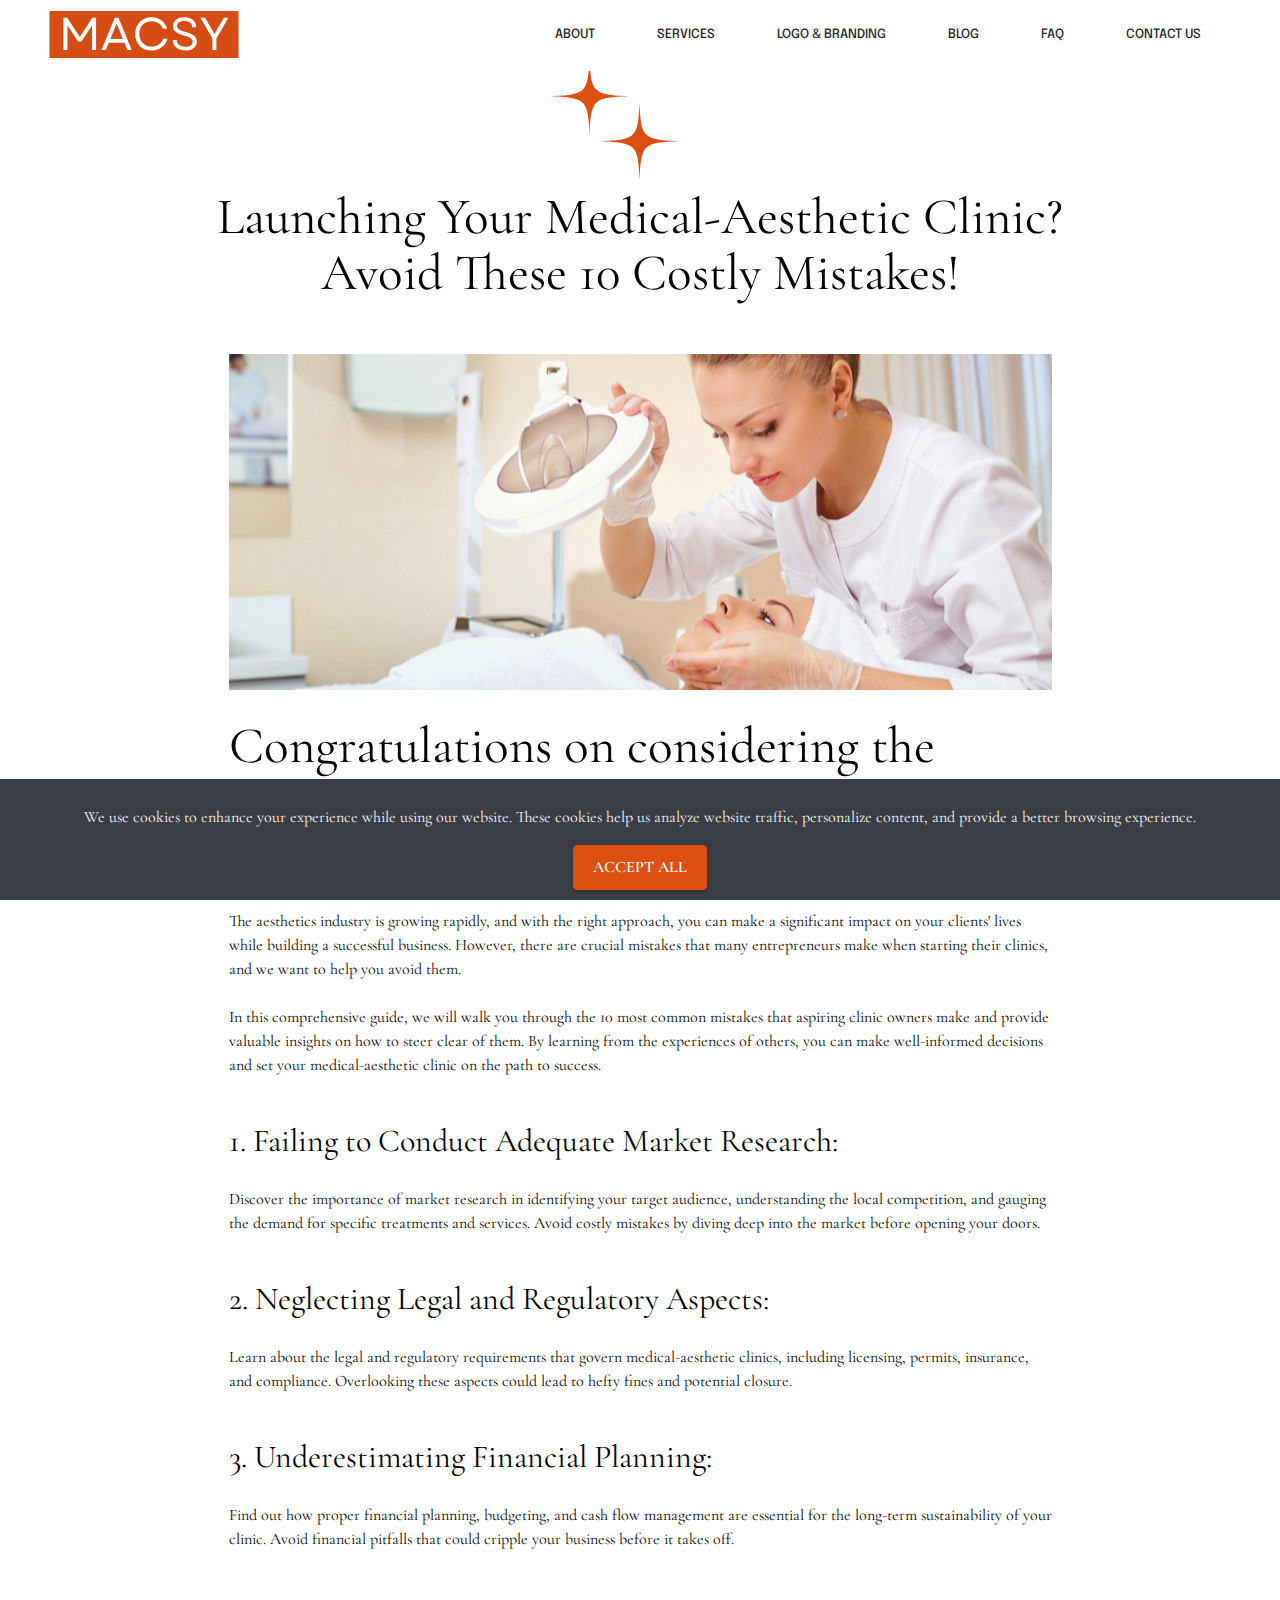
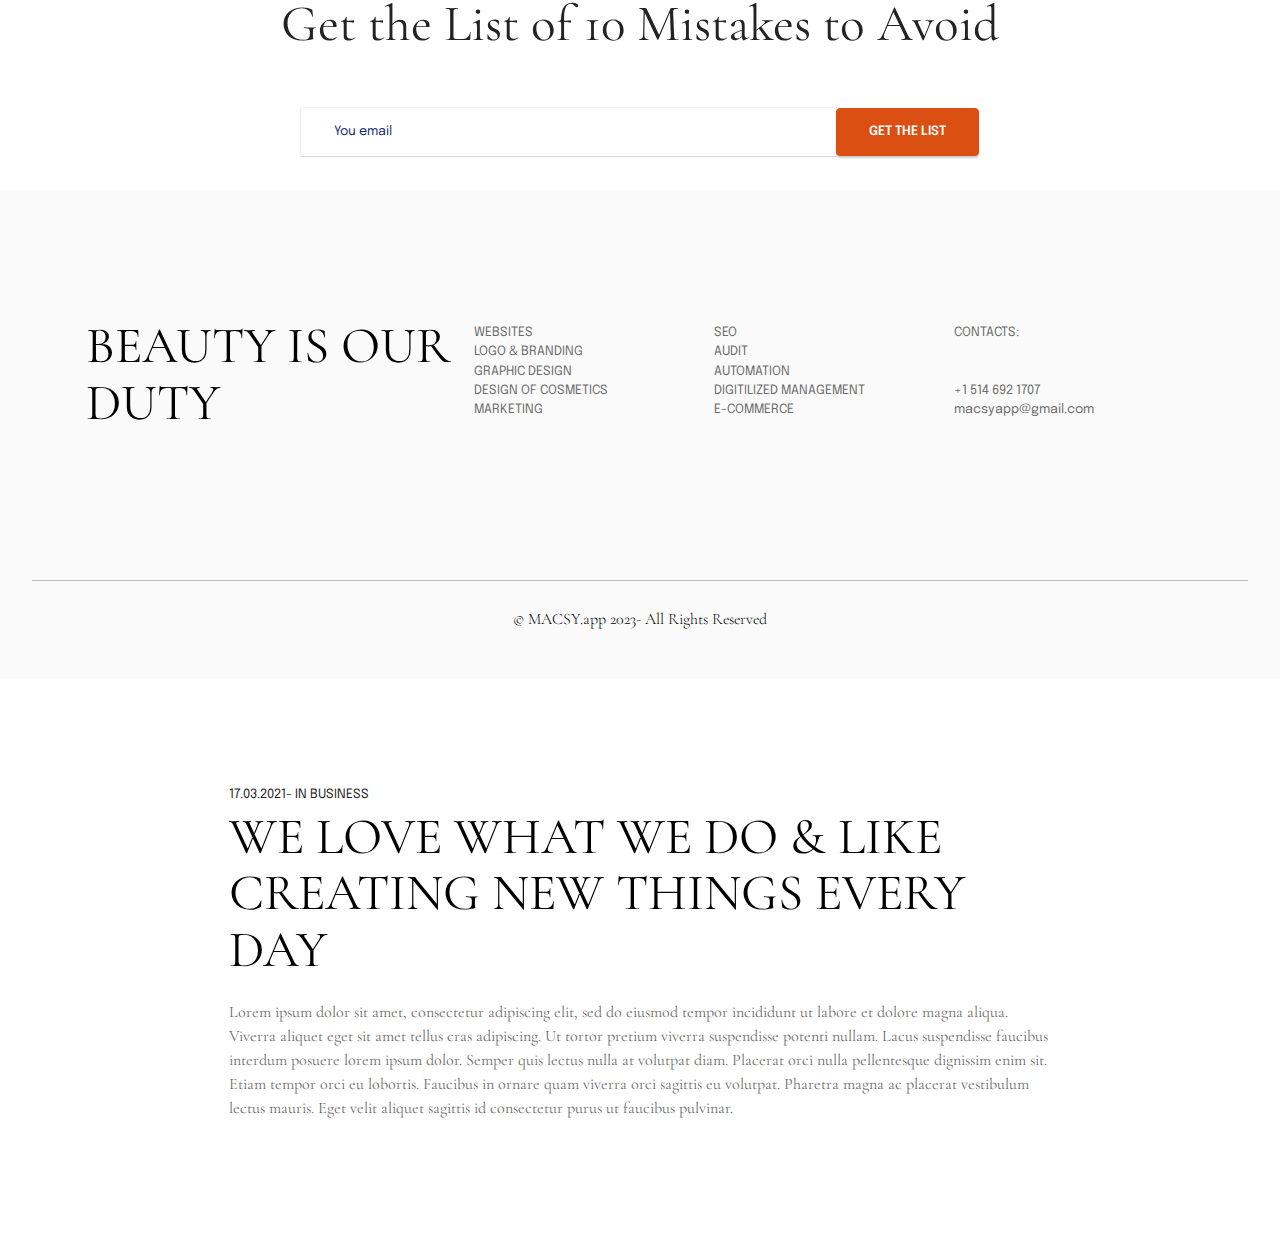
<file: AvoidThese10CostlyMistakes!.html>
<!DOCTYPE html>
<html  >
<head>
  
  <meta charset="UTF-8">
  <meta http-equiv="X-UA-Compatible" content="IE=edge">
  
  <meta name="twitter:card" content="summary_large_image"/>
  <meta name="twitter:image:src" content="assets/images/AvoidThese10CostlyMistakes!-meta.jpg">
  <meta property="og:image" content="assets/images/AvoidThese10CostlyMistakes!-meta.jpg">
  <meta name="twitter:title" content="Launching Your Medical-Aesthetic Clinic? Avoid These 10 Costly Mistakes!">
  <meta name="viewport" content="width=device-width, initial-scale=1, minimum-scale=1">
  <link rel="shortcut icon" href="assets/images/black-white-simple-monochrome-initial-name-logo.svg" type="image/x-icon">
  <meta name="description" content="Beautiful websites for beautiful businesses, with easy monthly payments. MACSY.app specializes in creating beautiful, effective websites for medical aesthetic clinics and spas.">
  
  
  <title>Launching Your Medical-Aesthetic Clinic? Avoid These 10 Costly Mistakes!</title>
  <link rel="stylesheet" href="assets/bootstrap/css/bootstrap.min.css">
  <link rel="stylesheet" href="assets/bootstrap/css/bootstrap-grid.min.css">
  <link rel="stylesheet" href="assets/bootstrap/css/bootstrap-reboot.min.css">
  <link rel="stylesheet" href="assets/smart-cart/minicart-theme.css">
  <link rel="stylesheet" href="assets/dropdown/css/style.css">
  <link rel="stylesheet" href="assets/theme/css/style.css">
  <link rel="stylesheet" href="assets/recaptcha.css">
  <link rel="preload" href="https://fonts.googleapis.com/css?family=Cormorant+Garamond:300,300i,400,400i,500,500i,600,600i,700,700i&display=swap" as="style" onload="this.onload=null;this.rel='stylesheet'">
  <noscript><link rel="stylesheet" href="https://fonts.googleapis.com/css?family=Cormorant+Garamond:300,300i,400,400i,500,500i,600,600i,700,700i&display=swap"></noscript>
  <link rel="preload" href="https://fonts.googleapis.com/css?family=Epilogue:100,200,300,400,500,600,700,800,900,100i,200i,300i,400i,500i,600i,700i,800i,900i&display=swap" as="style" onload="this.onload=null;this.rel='stylesheet'">
  <noscript><link rel="stylesheet" href="https://fonts.googleapis.com/css?family=Epilogue:100,200,300,400,500,600,700,800,900,100i,200i,300i,400i,500i,600i,700i,800i,900i&display=swap"></noscript>
  <link rel="preload" as="style" href="assets/mobirise/css/mbr-additional.css"><link rel="stylesheet" href="assets/mobirise/css/mbr-additional.css" type="text/css">

  
  
  
</head>
<body>
<script>var smartCartDefSettings = {"shopcart_top_offset":150,"side_offset":20,"site_width":1150,"shopcart_icon_color":"#ffffff","shopcart_back_color":"#14142b","shopcart_icon_size":50,"sc_count_color":"#14142b","sc_count_back_color":"#fedb01","sc_count_size":16,"buy_now":"Buy now","cart_title":"Your Cart","popup_button":"Add to Cart"};
                                </script>

<!-- Analytics -->
<!-- Google tag (gtag.js) -->
<script async src="https://www.googletagmanager.com/gtag/js?id=G-0MJR7QW7HK"></script>
<script>
  window.dataLayer = window.dataLayer || [];
  function gtag(){dataLayer.push(arguments);}
  gtag('js', new Date());

  gtag('config', 'G-0MJR7QW7HK');
</script>
<!-- /Analytics -->


  
  <section data-bs-version="5.1" class="menu1 cid-tLNCypu3cL" once="menu" id="menu1-2o">
    

    <nav class="navbar navbar-dropdown navbar-expand-lg">
        <div class="container-fluid">
            <div class="navbar-brand">
                <span class="navbar-logo">
                    <a href="index.html#header2-1">
                        <img src="assets/images/macsy.app.svg" alt="MACSY.app" style="height: 3rem;">
                    </a>
                </span>
                
            </div>
            <button class="navbar-toggler" type="button" data-toggle="collapse" data-bs-toggle="collapse" data-target="#navbarSupportedContent" data-bs-target="#navbarSupportedContent" aria-controls="navbarNavAltMarkup" aria-expanded="false" aria-label="Toggle navigation">
                <div class="hamburger">
                    <span></span>
                    <span></span>
                    <span></span>
                    <span></span>
                </div>
            </button>
            <div class="collapse navbar-collapse" id="navbarSupportedContent">
                <ul class="navbar-nav nav-dropdown nav-right" data-app-modern-menu="true"><li class="nav-item"><a class="nav-link link text-black text-primary display-4" href="index.html#features3-c">ABOUT</a></li>
                    <li class="nav-item"><a class="nav-link link text-black text-primary display-4" href="index.html#gallery3-a">SERVICES</a></li>
                    <li class="nav-item"><a class="nav-link link text-black text-primary display-4" href="page3.html#pricing1-12">LOGO &amp; BRANDING</a></li><li class="nav-item"><a class="nav-link link text-black text-primary display-4" href="page5.html#features5-1d">BLOG</a></li><li class="nav-item"><a class="nav-link link text-black text-primary display-4" href="FAQ.html#features5-26">FAQ</a></li>
                    <li class="nav-item"><a class="nav-link link text-black text-primary display-4" href="mailto:macsyapp@gmail.com">CONTACT US</a>
                    </li></ul>
            </div>
        </div>
    </nav>
</section>

<section data-bs-version="5.1" class="features5 cid-tLNCyqsqUj" id="features5-2p">
    

    

    <div class="container-fluid">
        <div class="row justify-content-center align-items-center">
            <div class="col-12 col-lg-9">
                <div class="align-center content">
                    <div class="animation-box">
                        <svg class="star" x="0px" y="0px" width="78px" height="78px" viewBox="0 0 78 78" enable-background="new 0 0 78 78" xml:space="preserve">
                            <path d="M0.942,38.113L0,38.188l0.748,0.065  c1.039,0.08,3.079,0.135,4.118,0.19c1.026,0.057,2.053,0.106,3.079,0.173c1.224,0.079,2.448,0.166,3.671,0.265  c1.223,0.1,2.446,0.199,3.666,0.335c1.292,0.144,2.58,0.316,3.866,0.502c1.524,0.219,3.031,0.523,4.52,0.92  c1.665,0.442,3.283,1.008,4.808,1.819c1.382,0.735,2.624,1.654,3.685,2.811c1.042,1.135,1.848,2.423,2.49,3.819  c0.719,1.561,1.219,3.194,1.612,4.862c0.3,1.271,0.545,2.556,0.726,3.85c0.151,1.083,0.295,2.168,0.422,3.255  c0.103,0.876,0.179,1.755,0.257,2.634c0.082,0.925,0.157,1.851,0.225,2.776c0.065,0.893,0.119,1.787,0.173,2.681  c0.064,1.066,0.125,2.132,0.184,3.198c0.049,0.859,0.089,2.36,0.133,3.22L38.455,77l0.104-1.627c0.043-0.852,0.085-2.318,0.13-3.146  c0.048-0.888,0.095-1.775,0.146-2.663c0.06-0.985,0.118-1.973,0.188-2.958c0.08-1.078,0.168-2.155,0.266-3.232  c0.088-0.971,0.176-1.942,0.295-2.91c0.148-1.197,0.319-2.393,0.504-3.585c0.23-1.488,0.549-2.959,0.961-4.409  c0.428-1.502,0.967-2.961,1.707-4.342c1.141-2.135,2.719-3.864,4.781-5.144c1.333-0.826,2.764-1.435,4.253-1.913  c2.478-0.798,5.028-1.248,7.603-1.588c0.835-0.109,1.672-0.204,2.509-0.292c0.924-0.097,1.85-0.184,2.773-0.263  c0.774-0.066,1.548-0.12,2.322-0.174c0.926-0.064,1.853-0.129,2.779-0.185c1.118-0.066,3.313-0.124,4.432-0.184  c0.681-0.037,1.363-0.071,2.045-0.106c0-0.005,0.065-0.007,0.187-0.021c0.021-0.003,0.561-0.07,0.561-0.07s-0.42-0.056-0.581-0.065  c-0.074-0.004-0.39-0.026-0.393-0.026c-1.079-0.055-2.159-0.105-3.238-0.163c-1.021-0.055-3.114-0.107-4.133-0.175  c-1.205-0.08-2.409-0.169-3.612-0.266c-0.952-0.074-1.904-0.151-2.854-0.255c-1.259-0.139-2.516-0.293-3.771-0.463  c-1.617-0.219-3.221-0.521-4.802-0.925c-1.733-0.44-3.421-1.007-5.015-1.833c-1.25-0.649-2.395-1.448-3.399-2.439  c-1.205-1.188-2.125-2.575-2.845-4.1c-0.799-1.694-1.335-3.476-1.752-5.296c-0.271-1.177-0.488-2.364-0.664-3.558  c-0.135-0.912-0.254-1.826-0.363-2.742c-0.098-0.836-0.179-1.675-0.257-2.514c-0.081-0.865-0.155-1.731-0.222-2.597  c-0.066-0.853-0.121-1.707-0.174-2.561c-0.069-1.079-0.135-2.158-0.193-3.237c-0.069-1.252-0.131-2.504-0.193-3.756  C38.518,0.813,38.502,0.406,38.483,0c-0.045,0.262-0.058,0.525-0.071,0.788c-0.066,1.332-0.129,2.663-0.201,3.994  c-0.056,1.04-0.121,2.079-0.186,3.118c-0.057,0.9-0.111,1.801-0.18,2.7c-0.078,1.019-0.167,2.036-0.263,3.053  c-0.088,0.931-0.175,1.862-0.297,2.79c-0.162,1.223-0.342,2.443-0.543,3.66c-0.256,1.538-0.61,3.055-1.076,4.544  c-0.435,1.39-0.978,2.734-1.702,4.002c-1.097,1.92-2.565,3.487-4.433,4.676c-1.136,0.723-2.35,1.284-3.615,1.737  c-2.219,0.795-4.514,1.282-6.839,1.628c-1.265,0.188-2.536,0.347-3.808,0.485c-1.392,0.151-2.786,0.273-4.181,0.385  c-1.282,0.103-2.567,0.18-3.852,0.255c-1.721,0.1-4.443,0.187-6.165,0.28c-0.04,0.001-0.078,0.01-0.118,0.015">
                            </path>
                        </svg>
                        <svg class="star" x="0px" y="0px" width="78px" height="78px" viewBox="0 0 78 78" enable-background="new 0 0 78 78" xml:space="preserve">
                            <path d="M0.942,38.113L0,38.188l0.748,0.065  c1.039,0.08,3.079,0.135,4.118,0.19c1.026,0.057,2.053,0.106,3.079,0.173c1.224,0.079,2.448,0.166,3.671,0.265  c1.223,0.1,2.446,0.199,3.666,0.335c1.292,0.144,2.58,0.316,3.866,0.502c1.524,0.219,3.031,0.523,4.52,0.92  c1.665,0.442,3.283,1.008,4.808,1.819c1.382,0.735,2.624,1.654,3.685,2.811c1.042,1.135,1.848,2.423,2.49,3.819  c0.719,1.561,1.219,3.194,1.612,4.862c0.3,1.271,0.545,2.556,0.726,3.85c0.151,1.083,0.295,2.168,0.422,3.255  c0.103,0.876,0.179,1.755,0.257,2.634c0.082,0.925,0.157,1.851,0.225,2.776c0.065,0.893,0.119,1.787,0.173,2.681  c0.064,1.066,0.125,2.132,0.184,3.198c0.049,0.859,0.089,2.36,0.133,3.22L38.455,77l0.104-1.627c0.043-0.852,0.085-2.318,0.13-3.146  c0.048-0.888,0.095-1.775,0.146-2.663c0.06-0.985,0.118-1.973,0.188-2.958c0.08-1.078,0.168-2.155,0.266-3.232  c0.088-0.971,0.176-1.942,0.295-2.91c0.148-1.197,0.319-2.393,0.504-3.585c0.23-1.488,0.549-2.959,0.961-4.409  c0.428-1.502,0.967-2.961,1.707-4.342c1.141-2.135,2.719-3.864,4.781-5.144c1.333-0.826,2.764-1.435,4.253-1.913  c2.478-0.798,5.028-1.248,7.603-1.588c0.835-0.109,1.672-0.204,2.509-0.292c0.924-0.097,1.85-0.184,2.773-0.263  c0.774-0.066,1.548-0.12,2.322-0.174c0.926-0.064,1.853-0.129,2.779-0.185c1.118-0.066,3.313-0.124,4.432-0.184  c0.681-0.037,1.363-0.071,2.045-0.106c0-0.005,0.065-0.007,0.187-0.021c0.021-0.003,0.561-0.07,0.561-0.07s-0.42-0.056-0.581-0.065  c-0.074-0.004-0.39-0.026-0.393-0.026c-1.079-0.055-2.159-0.105-3.238-0.163c-1.021-0.055-3.114-0.107-4.133-0.175  c-1.205-0.08-2.409-0.169-3.612-0.266c-0.952-0.074-1.904-0.151-2.854-0.255c-1.259-0.139-2.516-0.293-3.771-0.463  c-1.617-0.219-3.221-0.521-4.802-0.925c-1.733-0.44-3.421-1.007-5.015-1.833c-1.25-0.649-2.395-1.448-3.399-2.439  c-1.205-1.188-2.125-2.575-2.845-4.1c-0.799-1.694-1.335-3.476-1.752-5.296c-0.271-1.177-0.488-2.364-0.664-3.558  c-0.135-0.912-0.254-1.826-0.363-2.742c-0.098-0.836-0.179-1.675-0.257-2.514c-0.081-0.865-0.155-1.731-0.222-2.597  c-0.066-0.853-0.121-1.707-0.174-2.561c-0.069-1.079-0.135-2.158-0.193-3.237c-0.069-1.252-0.131-2.504-0.193-3.756  C38.518,0.813,38.502,0.406,38.483,0c-0.045,0.262-0.058,0.525-0.071,0.788c-0.066,1.332-0.129,2.663-0.201,3.994  c-0.056,1.04-0.121,2.079-0.186,3.118c-0.057,0.9-0.111,1.801-0.18,2.7c-0.078,1.019-0.167,2.036-0.263,3.053  c-0.088,0.931-0.175,1.862-0.297,2.79c-0.162,1.223-0.342,2.443-0.543,3.66c-0.256,1.538-0.61,3.055-1.076,4.544  c-0.435,1.39-0.978,2.734-1.702,4.002c-1.097,1.92-2.565,3.487-4.433,4.676c-1.136,0.723-2.35,1.284-3.615,1.737  c-2.219,0.795-4.514,1.282-6.839,1.628c-1.265,0.188-2.536,0.347-3.808,0.485c-1.392,0.151-2.786,0.273-4.181,0.385  c-1.282,0.103-2.567,0.18-3.852,0.255c-1.721,0.1-4.443,0.187-6.165,0.28c-0.04,0.001-0.078,0.01-0.118,0.015">
                            </path>
                        </svg>
                        <svg class="star" x="0px" y="0px" width="78px" height="78px" viewBox="0 0 78 78" enable-background="new 0 0 78 78" xml:space="preserve">
                            <path d="M0.942,38.113L0,38.188l0.748,0.065  c1.039,0.08,3.079,0.135,4.118,0.19c1.026,0.057,2.053,0.106,3.079,0.173c1.224,0.079,2.448,0.166,3.671,0.265  c1.223,0.1,2.446,0.199,3.666,0.335c1.292,0.144,2.58,0.316,3.866,0.502c1.524,0.219,3.031,0.523,4.52,0.92  c1.665,0.442,3.283,1.008,4.808,1.819c1.382,0.735,2.624,1.654,3.685,2.811c1.042,1.135,1.848,2.423,2.49,3.819  c0.719,1.561,1.219,3.194,1.612,4.862c0.3,1.271,0.545,2.556,0.726,3.85c0.151,1.083,0.295,2.168,0.422,3.255  c0.103,0.876,0.179,1.755,0.257,2.634c0.082,0.925,0.157,1.851,0.225,2.776c0.065,0.893,0.119,1.787,0.173,2.681  c0.064,1.066,0.125,2.132,0.184,3.198c0.049,0.859,0.089,2.36,0.133,3.22L38.455,77l0.104-1.627c0.043-0.852,0.085-2.318,0.13-3.146  c0.048-0.888,0.095-1.775,0.146-2.663c0.06-0.985,0.118-1.973,0.188-2.958c0.08-1.078,0.168-2.155,0.266-3.232  c0.088-0.971,0.176-1.942,0.295-2.91c0.148-1.197,0.319-2.393,0.504-3.585c0.23-1.488,0.549-2.959,0.961-4.409  c0.428-1.502,0.967-2.961,1.707-4.342c1.141-2.135,2.719-3.864,4.781-5.144c1.333-0.826,2.764-1.435,4.253-1.913  c2.478-0.798,5.028-1.248,7.603-1.588c0.835-0.109,1.672-0.204,2.509-0.292c0.924-0.097,1.85-0.184,2.773-0.263  c0.774-0.066,1.548-0.12,2.322-0.174c0.926-0.064,1.853-0.129,2.779-0.185c1.118-0.066,3.313-0.124,4.432-0.184  c0.681-0.037,1.363-0.071,2.045-0.106c0-0.005,0.065-0.007,0.187-0.021c0.021-0.003,0.561-0.07,0.561-0.07s-0.42-0.056-0.581-0.065  c-0.074-0.004-0.39-0.026-0.393-0.026c-1.079-0.055-2.159-0.105-3.238-0.163c-1.021-0.055-3.114-0.107-4.133-0.175  c-1.205-0.08-2.409-0.169-3.612-0.266c-0.952-0.074-1.904-0.151-2.854-0.255c-1.259-0.139-2.516-0.293-3.771-0.463  c-1.617-0.219-3.221-0.521-4.802-0.925c-1.733-0.44-3.421-1.007-5.015-1.833c-1.25-0.649-2.395-1.448-3.399-2.439  c-1.205-1.188-2.125-2.575-2.845-4.1c-0.799-1.694-1.335-3.476-1.752-5.296c-0.271-1.177-0.488-2.364-0.664-3.558  c-0.135-0.912-0.254-1.826-0.363-2.742c-0.098-0.836-0.179-1.675-0.257-2.514c-0.081-0.865-0.155-1.731-0.222-2.597  c-0.066-0.853-0.121-1.707-0.174-2.561c-0.069-1.079-0.135-2.158-0.193-3.237c-0.069-1.252-0.131-2.504-0.193-3.756  C38.518,0.813,38.502,0.406,38.483,0c-0.045,0.262-0.058,0.525-0.071,0.788c-0.066,1.332-0.129,2.663-0.201,3.994  c-0.056,1.04-0.121,2.079-0.186,3.118c-0.057,0.9-0.111,1.801-0.18,2.7c-0.078,1.019-0.167,2.036-0.263,3.053  c-0.088,0.931-0.175,1.862-0.297,2.79c-0.162,1.223-0.342,2.443-0.543,3.66c-0.256,1.538-0.61,3.055-1.076,4.544  c-0.435,1.39-0.978,2.734-1.702,4.002c-1.097,1.92-2.565,3.487-4.433,4.676c-1.136,0.723-2.35,1.284-3.615,1.737  c-2.219,0.795-4.514,1.282-6.839,1.628c-1.265,0.188-2.536,0.347-3.808,0.485c-1.392,0.151-2.786,0.273-4.181,0.385  c-1.282,0.103-2.567,0.18-3.852,0.255c-1.721,0.1-4.443,0.187-6.165,0.28c-0.04,0.001-0.078,0.01-0.118,0.015">
                            </path>
                        </svg>
                    </div>
                    <h2 class="mbr-section-title mbr-fonts-style align-center display-2">Launching Your Medical-Aesthetic Clinic? Avoid These 10 Costly Mistakes!</h2>
                    
                </div>
            </div>
        </div>
    </div>
</section>

<section data-bs-version="5.1" class="article2 cid-tLNCyqQGDW" id="article2-2q">

	

	

	<div class="container">
		<div class="row justify-content-center">
			<div class="col-12 col-lg-9">
				<div class="image-wrap">
					<img src="assets/images/shutterstock-792233966-1000x667.jpeg" alt="">
				</div>

				<div class="text-wrap">
					
					<h2 class="mbr-section-title mbr-fonts-style display-2">Congratulations on considering the exciting venture of opening a medical-aesthetic clinic!</h2>
					<p class="mbr-text mbr-fonts-style display-7">The aesthetics industry is growing rapidly, and with the right approach, you can make a significant impact on your clients' lives while building a successful business. However, there are crucial mistakes that many entrepreneurs make when starting their clinics, and we want to help you avoid them.<br><br>In this comprehensive guide, we will walk you through the 10 most common mistakes that aspiring clinic owners make and provide valuable insights on how to steer clear of them. By learning from the experiences of others, you can make well-informed decisions and set your medical-aesthetic clinic on the path to success.<br></p>
				</div>
			</div>
		</div>
	</div>
</section>

<section data-bs-version="5.1" class="article2 cid-tLNCyrhM2P" id="article2-2r">

	

	

	<div class="container">
		<div class="row justify-content-center">
			<div class="col-12 col-lg-9">
				

				<div class="text-wrap">
					
					<h2 class="mbr-section-title mbr-fonts-style display-5">1. Failing to Conduct Adequate Market Research:</h2>
					<p class="mbr-text mbr-fonts-style display-7">Discover the importance of market research in identifying your target audience, understanding the local competition, and gauging the demand for specific treatments and services. Avoid costly mistakes by diving deep into the market before opening your doors.<br></p>
				</div>
			</div>
		</div>
	</div>
</section>

<section data-bs-version="5.1" class="article2 cid-tLOdLsuT1m" id="article2-2y">

	

	

	<div class="container">
		<div class="row justify-content-center">
			<div class="col-12 col-lg-9">
				

				<div class="text-wrap">
					
					<h2 class="mbr-section-title mbr-fonts-style display-5">2. Neglecting Legal and Regulatory Aspects:</h2>
					<p class="mbr-text mbr-fonts-style display-7">Learn about the legal and regulatory requirements that govern medical-aesthetic clinics, including licensing, permits, insurance, and compliance. Overlooking these aspects could lead to hefty fines and potential closure.<br></p>
				</div>
			</div>
		</div>
	</div>
</section>

<section data-bs-version="5.1" class="article2 cid-tLOdMsjUEj" id="article2-2z">

	

	

	<div class="container">
		<div class="row justify-content-center">
			<div class="col-12 col-lg-9">
				

				<div class="text-wrap">
					
					<h2 class="mbr-section-title mbr-fonts-style display-5">3. Underestimating Financial Planning:</h2>
					<p class="mbr-text mbr-fonts-style display-7">Find out how proper financial planning, budgeting, and cash flow management are essential for the long-term sustainability of your clinic. Avoid financial pitfalls that could cripple your business before it takes off.<br></p>
				</div>
			</div>
		</div>
	</div>
</section>

<section data-bs-version="5.1" class="form2 luxurym4_form2 cid-tLOepqj4JB" id="form2-30">

    

    

    <div class="container">
        <div class="row align-center justify-content-center align-items-center">
            <div class="col-md-10 form-section">
                <h2 class="mbr-title align-center mbr-fonts-style display-2">Get the List of 10 Mistakes to Avoid</h2>
                
                
                <div class="input-form pt-3">
                    <div class="form1" data-form-type="formoid">
                        <!---Formbuilder Form--->
                        <form action="https://mobirise.eu/" method="POST" class="mbr-form form-with-styler" data-form-title="My Mobirise Form"><input type="hidden" name="email" data-form-email="true" value="UrTJiRq8aUjUacbxosXcajeFvdns/ieY6fZvSuWRmrEGkYJwCfRD1m3cGDTEjpxKF2eTGggb22bJ4sQtmhInzhy9xc+KVTCd5qKHBx/qvPcQoQ3rM0oqNYe0dAPl9b1p.aUW6A4EjAP2uKvoI0GWsBr9bC0sjiZSHPjbhNcd3vhPE9w+P0x5qKt831VnErdlYLgoGF47rgNlGN2fH8xFLxSks+B9o1PHhyW1+UG8Sbrf/ilMjpzhTIKSEzFtiVHfP">
                            <div class="row">
                                <div hidden="hidden" data-form-alert="" class="alert alert-success col-12">Your list is on its way!</div>
                                <div hidden="hidden" data-form-alert-danger="" class="alert alert-danger col-12"></div>
                            </div>
                            <div class="dragArea">
                                <div class="col-lg-7 col-md-5 form-group" data-for="email">
                                    <input type="email" name="email" placeholder="You email" data-form-field="Email" required="required" class="form-control input-sm input-inverse special-form display-7" id="email-form2-30">
                                </div>
                                <div class="input-group-btn"><button type="submit" class="btn btn-form btn-success display-4">GET THE LIST</button></div>
                            </div>
                        </form>
                        <!---Formbuilder Form--->
                    </div>
                </div>
            </div>
        </div>
    </div>
</section>

<section data-bs-version="5.1" class="list1 cid-tLNCysS4dU" id="list1-2v">
    

    

    <div class="container">
        <div class="content">
            <div class="heading">
                <div class="heading-inner">
                    
                    <h2 class="mbr-section-title mbr-fonts-style display-2">
                        BEAUTY IS OUR DUTY</h2>
                </div>
            </div>

            <div class="cards">
                <div class="card">
                    
                    
                    <ul class="list mbr-fonts-style display-4">
                        <li class="mbr-card-text item-wrap">WEBSITES</li><li class="mbr-card-text item-wrap">LOGO &amp; BRANDING</li><li class="mbr-card-text item-wrap">GRAPHIC DESIGN</li><li class="mbr-card-text item-wrap">DESIGN OF COSMETICS</li><li class="mbr-card-text item-wrap">MARKETING</li>
                    </ul>
                </div>
                <div class="card">
                    
                    
                    <ul class="list mbr-fonts-style display-4">
                        <li class="mbr-card-text item-wrap">SEO</li><li class="mbr-card-text item-wrap">AUDIT</li><li class="mbr-card-text item-wrap">AUTOMATION</li><li class="mbr-card-text item-wrap">DIGITILIZED MANAGEMENT</li><li class="mbr-card-text item-wrap">E-COMMERCE</li>
                    </ul>
                </div>
                <div class="card">
                    
                    
                    <ul class="list mbr-fonts-style display-4">
                        <li class="mbr-card-text item-wrap">CONTACTS:</li><li class="mbr-card-text item-wrap"><br></li><li class="mbr-card-text item-wrap"><br></li><li class="mbr-card-text item-wrap">+1 514 692 1707</li><li class="mbr-card-text item-wrap">macsyapp@gmail.com</li>
                    </ul>
                </div>
            </div>
        </div>
    </div>
</section>

<section data-bs-version="5.1" class="footer2 cid-tLNCytjzKZ" once="footers" id="footer2-2w">
    

    

    <div class="container-fluid">
        <div class="content">
            
            <div class="text-wrap">
                
                
            </div>
        </div>

        <div class="footer-lower">
            <div class="media-container-row">
                <div class="col-md-12">
                    <hr>
                </div>
            </div>
            <div class="media-container-row">
                <div class="col-md-12 copyright">
                    <p class="mbr-text mbr-fonts-style display-7">
                        © MACSY.app 2023- All Rights Reserved
                    </p>
                </div>
            </div>
        </div>
    </div>

</section>

<section data-bs-version="5.1" class="article2 cid-tLNCytIZ96" id="article2-2x">

	

	

	<div class="container">
		<div class="row justify-content-center">
			<div class="col-12 col-lg-9">
				

				<div class="text-wrap">
					<h4 class="mbr-section-subtitle mbr-fonts-style display-4">
						17.03.2021- IN BUSINESS
					</h4>
					<h2 class="mbr-section-title mbr-fonts-style display-2">
						WE LOVE WHAT WE DO &amp; LIKE CREATING NEW THINGS EVERY DAY
					</h2>
					<p class="mbr-text mbr-fonts-style display-7">
						Lorem ipsum dolor sit amet, consectetur adipiscing elit, sed do eiusmod tempor
						incididunt ut
						labore et dolore magna aliqua. Viverra aliquet eget sit amet tellus cras adipiscing.
						Ut
						tortor pretium viverra suspendisse potenti nullam. Lacus suspendisse faucibus
						interdum
						posuere lorem ipsum dolor. Semper quis lectus nulla at volutpat diam. Placerat orci
						nulla pellentesque dignissim enim sit. Etiam tempor orci eu lobortis. Faucibus in
						ornare
						quam viverra orci sagittis eu volutpat. Pharetra magna ac placerat vestibulum lectus
						mauris.
						Eget velit aliquet sagittis id consectetur purus ut faucibus pulvinar.
					</p>
				</div>
			</div>
		</div>
	</div>
</section>


<script src="assets/bootstrap/js/bootstrap.bundle.min.js"></script>
  <script src="assets/web/assets/cookies-alert-plugin/cookies-alert-core.js"></script>
  <script src="assets/web/assets/cookies-alert-plugin/cookies-alert-script.js"></script>
  <script src="assets/smoothscroll/smooth-scroll.js"></script>
  <script src="assets/ytplayer/index.js"></script>
  <script src="assets/smart-cart/minicart.js"></script>
  <script src="assets/smart-cart/minicart-customizer.js"></script>
  <script src="assets/dropdown/js/navbar-dropdown.js"></script>
  <script src="assets/theme/js/script.js"></script>
  <script src="assets/formoid.min.js"></script>
  
  
  
<input name="cookieData" type="hidden" data-cookie-cookiesAlertType='false' data-cookie-customDialogSelector='null' data-cookie-colorText='#fafafa' data-cookie-colorBg='rgb(58, 62, 68)' data-cookie-opacityOverlay='0' data-cookie-bgOpacity='100' data-cookie-textButton='ACCEPT ALL' data-cookie-rejectText='REJECT' data-cookie-colorButton='#db4f12' data-cookie-rejectColor='#ffffff' data-cookie-colorLink='#fafafa' data-cookie-underlineLink='true' data-cookie-text="We use cookies to enhance your experience while using our website. These cookies help us analyze website traffic, personalize content, and provide a better browsing experience.">
  </body>
</html>
</file>
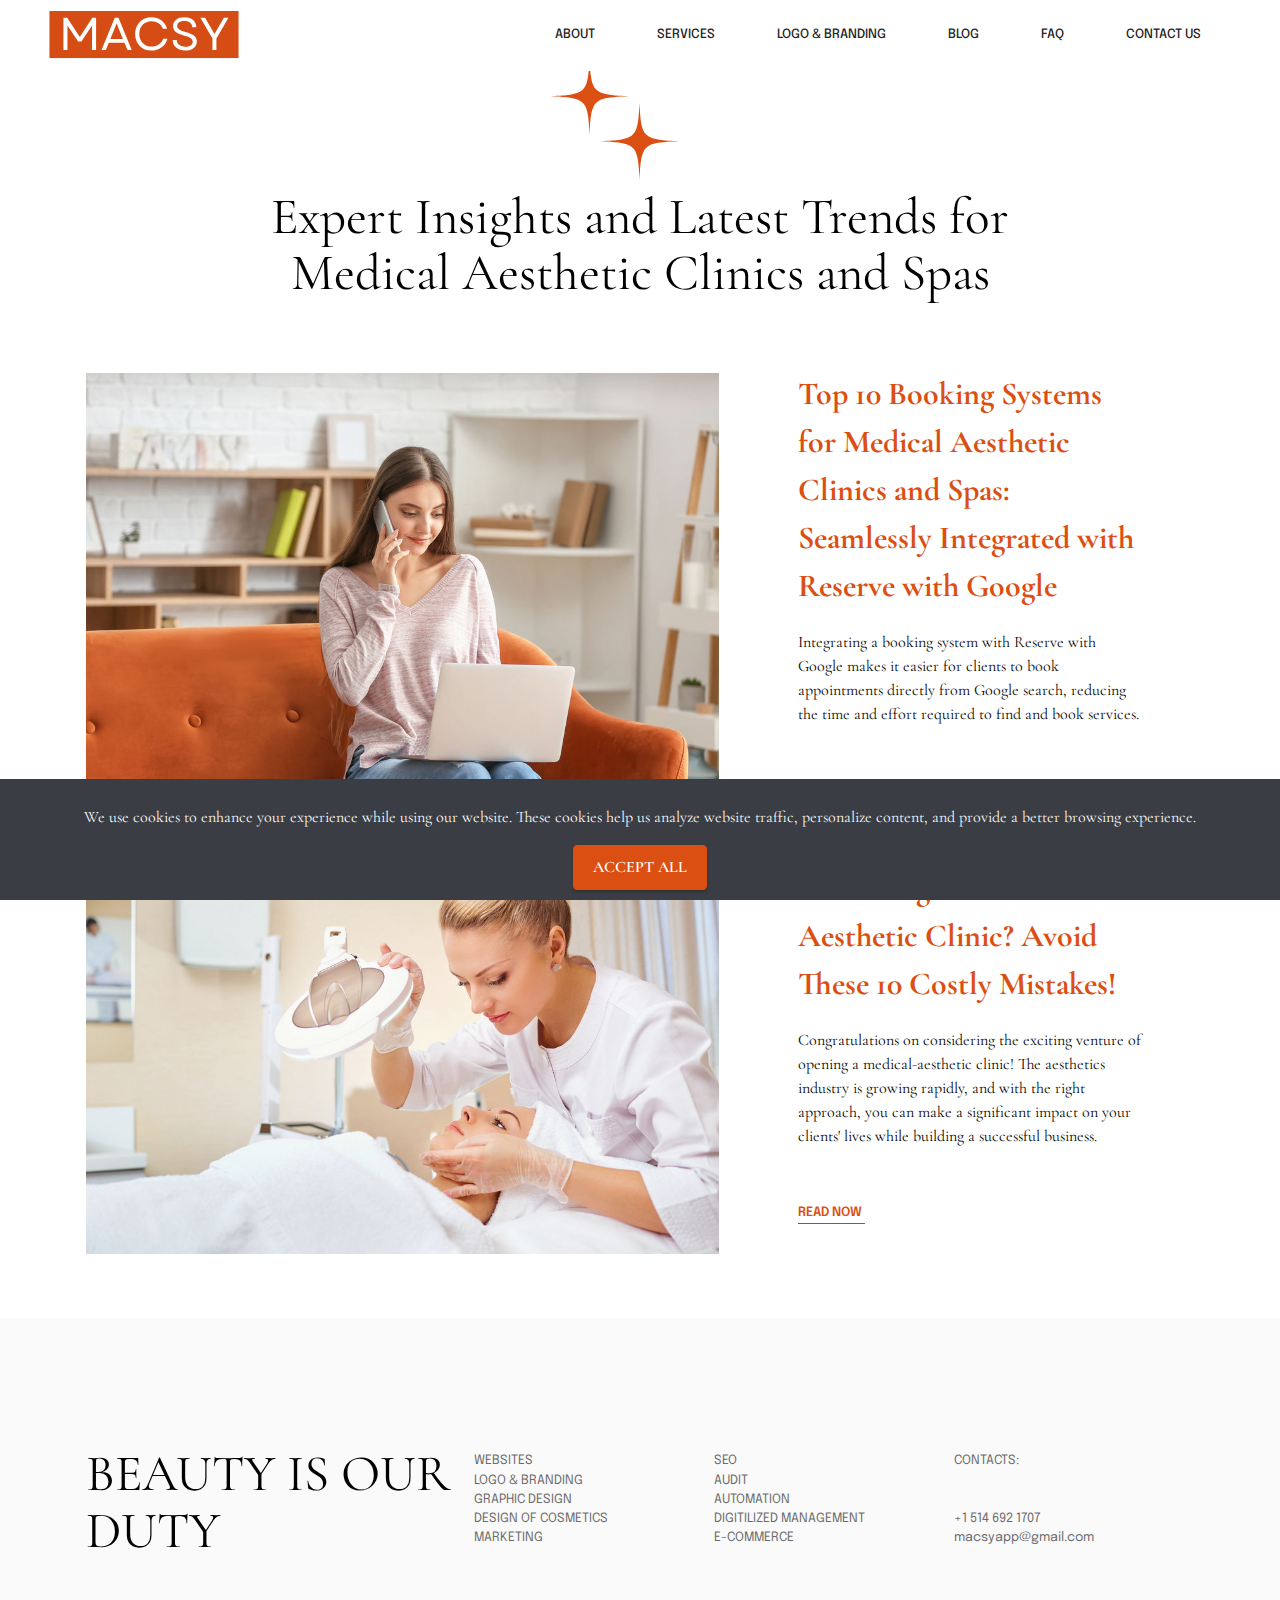
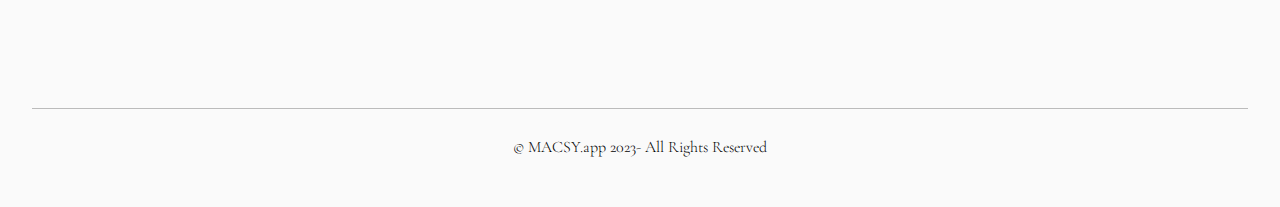
<file: Blog.html>
<!DOCTYPE html>
<html  >
<head>
  
  <meta charset="UTF-8">
  <meta http-equiv="X-UA-Compatible" content="IE=edge">
  
  <meta name="twitter:card" content="summary_large_image"/>
  <meta name="twitter:image:src" content="assets/images/Blog-meta.jpg">
  <meta property="og:image" content="assets/images/Blog-meta.jpg">
  <meta name="twitter:title" content="Blog">
  <meta name="viewport" content="width=device-width, initial-scale=1, minimum-scale=1">
  <link rel="shortcut icon" href="assets/images/black-white-simple-monochrome-initial-name-logo.svg" type="image/x-icon">
  <meta name="description" content="Beautiful websites for beautiful businesses, with easy monthly payments. MACSY.app specializes in creating beautiful, effective websites for medical aesthetic clinics and spas.">
  
  
  <title>Blog</title>
  <link rel="stylesheet" href="assets/bootstrap/css/bootstrap.min.css">
  <link rel="stylesheet" href="assets/bootstrap/css/bootstrap-grid.min.css">
  <link rel="stylesheet" href="assets/bootstrap/css/bootstrap-reboot.min.css">
  <link rel="stylesheet" href="assets/smart-cart/minicart-theme.css">
  <link rel="stylesheet" href="assets/dropdown/css/style.css">
  <link rel="stylesheet" href="assets/theme/css/style.css">
  <link rel="preload" href="https://fonts.googleapis.com/css?family=Cormorant+Garamond:300,300i,400,400i,500,500i,600,600i,700,700i&display=swap" as="style" onload="this.onload=null;this.rel='stylesheet'">
  <noscript><link rel="stylesheet" href="https://fonts.googleapis.com/css?family=Cormorant+Garamond:300,300i,400,400i,500,500i,600,600i,700,700i&display=swap"></noscript>
  <link rel="preload" href="https://fonts.googleapis.com/css?family=Epilogue:100,200,300,400,500,600,700,800,900,100i,200i,300i,400i,500i,600i,700i,800i,900i&display=swap" as="style" onload="this.onload=null;this.rel='stylesheet'">
  <noscript><link rel="stylesheet" href="https://fonts.googleapis.com/css?family=Epilogue:100,200,300,400,500,600,700,800,900,100i,200i,300i,400i,500i,600i,700i,800i,900i&display=swap"></noscript>
  <link rel="preload" as="style" href="assets/mobirise/css/mbr-additional.css"><link rel="stylesheet" href="assets/mobirise/css/mbr-additional.css" type="text/css">

  
  
  
</head>
<body>
<script>var smartCartDefSettings = {"shopcart_top_offset":150,"side_offset":20,"site_width":1150,"shopcart_icon_color":"#ffffff","shopcart_back_color":"#14142b","shopcart_icon_size":50,"sc_count_color":"#14142b","sc_count_back_color":"#fedb01","sc_count_size":16,"buy_now":"Buy now","cart_title":"Your Cart","popup_button":"Add to Cart"};
                                </script>

<!-- Analytics -->
<!-- Google tag (gtag.js) -->
<script async src="https://www.googletagmanager.com/gtag/js?id=G-0MJR7QW7HK"></script>
<script>
  window.dataLayer = window.dataLayer || [];
  function gtag(){dataLayer.push(arguments);}
  gtag('js', new Date());

  gtag('config', 'G-0MJR7QW7HK');
</script>
<!-- /Analytics -->


  
  <section data-bs-version="5.1" class="menu1 cid-tAoW0NKnjd" once="menu" id="menu1-1b">
    

    <nav class="navbar navbar-dropdown navbar-expand-lg">
        <div class="container-fluid">
            <div class="navbar-brand">
                <span class="navbar-logo">
                    <a href="index.html#header2-1">
                        <img src="assets/images/macsy.app.svg" alt="MACSY.app" style="height: 3rem;">
                    </a>
                </span>
                
            </div>
            <button class="navbar-toggler" type="button" data-toggle="collapse" data-bs-toggle="collapse" data-target="#navbarSupportedContent" data-bs-target="#navbarSupportedContent" aria-controls="navbarNavAltMarkup" aria-expanded="false" aria-label="Toggle navigation">
                <div class="hamburger">
                    <span></span>
                    <span></span>
                    <span></span>
                    <span></span>
                </div>
            </button>
            <div class="collapse navbar-collapse" id="navbarSupportedContent">
                <ul class="navbar-nav nav-dropdown nav-right" data-app-modern-menu="true"><li class="nav-item"><a class="nav-link link text-black text-primary display-4" href="index.html#features3-c">ABOUT</a></li>
                    <li class="nav-item"><a class="nav-link link text-black text-primary display-4" href="index.html#gallery3-a">SERVICES</a></li>
                    <li class="nav-item"><a class="nav-link link text-black text-primary display-4" href="page3.html#pricing1-12">LOGO &amp; BRANDING</a></li><li class="nav-item"><a class="nav-link link text-black text-primary display-4" href="page5.html#features5-1d">BLOG</a></li><li class="nav-item"><a class="nav-link link text-black text-primary display-4" href="FAQ.html#features5-26">FAQ</a></li>
                    <li class="nav-item"><a class="nav-link link text-black text-primary display-4" href="mailto:macsyapp@gmail.com">CONTACT US</a>
                    </li></ul>
            </div>
        </div>
    </nav>
</section>

<section data-bs-version="5.1" class="features5 cid-tAoW0P1tn7" id="features5-1d">
    

    

    <div class="container-fluid">
        <div class="row justify-content-center align-items-center">
            <div class="col-12 col-lg-9">
                <div class="align-center content">
                    <div class="animation-box">
                        <svg class="star" x="0px" y="0px" width="78px" height="78px" viewBox="0 0 78 78" enable-background="new 0 0 78 78" xml:space="preserve">
                            <path d="M0.942,38.113L0,38.188l0.748,0.065  c1.039,0.08,3.079,0.135,4.118,0.19c1.026,0.057,2.053,0.106,3.079,0.173c1.224,0.079,2.448,0.166,3.671,0.265  c1.223,0.1,2.446,0.199,3.666,0.335c1.292,0.144,2.58,0.316,3.866,0.502c1.524,0.219,3.031,0.523,4.52,0.92  c1.665,0.442,3.283,1.008,4.808,1.819c1.382,0.735,2.624,1.654,3.685,2.811c1.042,1.135,1.848,2.423,2.49,3.819  c0.719,1.561,1.219,3.194,1.612,4.862c0.3,1.271,0.545,2.556,0.726,3.85c0.151,1.083,0.295,2.168,0.422,3.255  c0.103,0.876,0.179,1.755,0.257,2.634c0.082,0.925,0.157,1.851,0.225,2.776c0.065,0.893,0.119,1.787,0.173,2.681  c0.064,1.066,0.125,2.132,0.184,3.198c0.049,0.859,0.089,2.36,0.133,3.22L38.455,77l0.104-1.627c0.043-0.852,0.085-2.318,0.13-3.146  c0.048-0.888,0.095-1.775,0.146-2.663c0.06-0.985,0.118-1.973,0.188-2.958c0.08-1.078,0.168-2.155,0.266-3.232  c0.088-0.971,0.176-1.942,0.295-2.91c0.148-1.197,0.319-2.393,0.504-3.585c0.23-1.488,0.549-2.959,0.961-4.409  c0.428-1.502,0.967-2.961,1.707-4.342c1.141-2.135,2.719-3.864,4.781-5.144c1.333-0.826,2.764-1.435,4.253-1.913  c2.478-0.798,5.028-1.248,7.603-1.588c0.835-0.109,1.672-0.204,2.509-0.292c0.924-0.097,1.85-0.184,2.773-0.263  c0.774-0.066,1.548-0.12,2.322-0.174c0.926-0.064,1.853-0.129,2.779-0.185c1.118-0.066,3.313-0.124,4.432-0.184  c0.681-0.037,1.363-0.071,2.045-0.106c0-0.005,0.065-0.007,0.187-0.021c0.021-0.003,0.561-0.07,0.561-0.07s-0.42-0.056-0.581-0.065  c-0.074-0.004-0.39-0.026-0.393-0.026c-1.079-0.055-2.159-0.105-3.238-0.163c-1.021-0.055-3.114-0.107-4.133-0.175  c-1.205-0.08-2.409-0.169-3.612-0.266c-0.952-0.074-1.904-0.151-2.854-0.255c-1.259-0.139-2.516-0.293-3.771-0.463  c-1.617-0.219-3.221-0.521-4.802-0.925c-1.733-0.44-3.421-1.007-5.015-1.833c-1.25-0.649-2.395-1.448-3.399-2.439  c-1.205-1.188-2.125-2.575-2.845-4.1c-0.799-1.694-1.335-3.476-1.752-5.296c-0.271-1.177-0.488-2.364-0.664-3.558  c-0.135-0.912-0.254-1.826-0.363-2.742c-0.098-0.836-0.179-1.675-0.257-2.514c-0.081-0.865-0.155-1.731-0.222-2.597  c-0.066-0.853-0.121-1.707-0.174-2.561c-0.069-1.079-0.135-2.158-0.193-3.237c-0.069-1.252-0.131-2.504-0.193-3.756  C38.518,0.813,38.502,0.406,38.483,0c-0.045,0.262-0.058,0.525-0.071,0.788c-0.066,1.332-0.129,2.663-0.201,3.994  c-0.056,1.04-0.121,2.079-0.186,3.118c-0.057,0.9-0.111,1.801-0.18,2.7c-0.078,1.019-0.167,2.036-0.263,3.053  c-0.088,0.931-0.175,1.862-0.297,2.79c-0.162,1.223-0.342,2.443-0.543,3.66c-0.256,1.538-0.61,3.055-1.076,4.544  c-0.435,1.39-0.978,2.734-1.702,4.002c-1.097,1.92-2.565,3.487-4.433,4.676c-1.136,0.723-2.35,1.284-3.615,1.737  c-2.219,0.795-4.514,1.282-6.839,1.628c-1.265,0.188-2.536,0.347-3.808,0.485c-1.392,0.151-2.786,0.273-4.181,0.385  c-1.282,0.103-2.567,0.18-3.852,0.255c-1.721,0.1-4.443,0.187-6.165,0.28c-0.04,0.001-0.078,0.01-0.118,0.015">
                            </path>
                        </svg>
                        <svg class="star" x="0px" y="0px" width="78px" height="78px" viewBox="0 0 78 78" enable-background="new 0 0 78 78" xml:space="preserve">
                            <path d="M0.942,38.113L0,38.188l0.748,0.065  c1.039,0.08,3.079,0.135,4.118,0.19c1.026,0.057,2.053,0.106,3.079,0.173c1.224,0.079,2.448,0.166,3.671,0.265  c1.223,0.1,2.446,0.199,3.666,0.335c1.292,0.144,2.58,0.316,3.866,0.502c1.524,0.219,3.031,0.523,4.52,0.92  c1.665,0.442,3.283,1.008,4.808,1.819c1.382,0.735,2.624,1.654,3.685,2.811c1.042,1.135,1.848,2.423,2.49,3.819  c0.719,1.561,1.219,3.194,1.612,4.862c0.3,1.271,0.545,2.556,0.726,3.85c0.151,1.083,0.295,2.168,0.422,3.255  c0.103,0.876,0.179,1.755,0.257,2.634c0.082,0.925,0.157,1.851,0.225,2.776c0.065,0.893,0.119,1.787,0.173,2.681  c0.064,1.066,0.125,2.132,0.184,3.198c0.049,0.859,0.089,2.36,0.133,3.22L38.455,77l0.104-1.627c0.043-0.852,0.085-2.318,0.13-3.146  c0.048-0.888,0.095-1.775,0.146-2.663c0.06-0.985,0.118-1.973,0.188-2.958c0.08-1.078,0.168-2.155,0.266-3.232  c0.088-0.971,0.176-1.942,0.295-2.91c0.148-1.197,0.319-2.393,0.504-3.585c0.23-1.488,0.549-2.959,0.961-4.409  c0.428-1.502,0.967-2.961,1.707-4.342c1.141-2.135,2.719-3.864,4.781-5.144c1.333-0.826,2.764-1.435,4.253-1.913  c2.478-0.798,5.028-1.248,7.603-1.588c0.835-0.109,1.672-0.204,2.509-0.292c0.924-0.097,1.85-0.184,2.773-0.263  c0.774-0.066,1.548-0.12,2.322-0.174c0.926-0.064,1.853-0.129,2.779-0.185c1.118-0.066,3.313-0.124,4.432-0.184  c0.681-0.037,1.363-0.071,2.045-0.106c0-0.005,0.065-0.007,0.187-0.021c0.021-0.003,0.561-0.07,0.561-0.07s-0.42-0.056-0.581-0.065  c-0.074-0.004-0.39-0.026-0.393-0.026c-1.079-0.055-2.159-0.105-3.238-0.163c-1.021-0.055-3.114-0.107-4.133-0.175  c-1.205-0.08-2.409-0.169-3.612-0.266c-0.952-0.074-1.904-0.151-2.854-0.255c-1.259-0.139-2.516-0.293-3.771-0.463  c-1.617-0.219-3.221-0.521-4.802-0.925c-1.733-0.44-3.421-1.007-5.015-1.833c-1.25-0.649-2.395-1.448-3.399-2.439  c-1.205-1.188-2.125-2.575-2.845-4.1c-0.799-1.694-1.335-3.476-1.752-5.296c-0.271-1.177-0.488-2.364-0.664-3.558  c-0.135-0.912-0.254-1.826-0.363-2.742c-0.098-0.836-0.179-1.675-0.257-2.514c-0.081-0.865-0.155-1.731-0.222-2.597  c-0.066-0.853-0.121-1.707-0.174-2.561c-0.069-1.079-0.135-2.158-0.193-3.237c-0.069-1.252-0.131-2.504-0.193-3.756  C38.518,0.813,38.502,0.406,38.483,0c-0.045,0.262-0.058,0.525-0.071,0.788c-0.066,1.332-0.129,2.663-0.201,3.994  c-0.056,1.04-0.121,2.079-0.186,3.118c-0.057,0.9-0.111,1.801-0.18,2.7c-0.078,1.019-0.167,2.036-0.263,3.053  c-0.088,0.931-0.175,1.862-0.297,2.79c-0.162,1.223-0.342,2.443-0.543,3.66c-0.256,1.538-0.61,3.055-1.076,4.544  c-0.435,1.39-0.978,2.734-1.702,4.002c-1.097,1.92-2.565,3.487-4.433,4.676c-1.136,0.723-2.35,1.284-3.615,1.737  c-2.219,0.795-4.514,1.282-6.839,1.628c-1.265,0.188-2.536,0.347-3.808,0.485c-1.392,0.151-2.786,0.273-4.181,0.385  c-1.282,0.103-2.567,0.18-3.852,0.255c-1.721,0.1-4.443,0.187-6.165,0.28c-0.04,0.001-0.078,0.01-0.118,0.015">
                            </path>
                        </svg>
                        <svg class="star" x="0px" y="0px" width="78px" height="78px" viewBox="0 0 78 78" enable-background="new 0 0 78 78" xml:space="preserve">
                            <path d="M0.942,38.113L0,38.188l0.748,0.065  c1.039,0.08,3.079,0.135,4.118,0.19c1.026,0.057,2.053,0.106,3.079,0.173c1.224,0.079,2.448,0.166,3.671,0.265  c1.223,0.1,2.446,0.199,3.666,0.335c1.292,0.144,2.58,0.316,3.866,0.502c1.524,0.219,3.031,0.523,4.52,0.92  c1.665,0.442,3.283,1.008,4.808,1.819c1.382,0.735,2.624,1.654,3.685,2.811c1.042,1.135,1.848,2.423,2.49,3.819  c0.719,1.561,1.219,3.194,1.612,4.862c0.3,1.271,0.545,2.556,0.726,3.85c0.151,1.083,0.295,2.168,0.422,3.255  c0.103,0.876,0.179,1.755,0.257,2.634c0.082,0.925,0.157,1.851,0.225,2.776c0.065,0.893,0.119,1.787,0.173,2.681  c0.064,1.066,0.125,2.132,0.184,3.198c0.049,0.859,0.089,2.36,0.133,3.22L38.455,77l0.104-1.627c0.043-0.852,0.085-2.318,0.13-3.146  c0.048-0.888,0.095-1.775,0.146-2.663c0.06-0.985,0.118-1.973,0.188-2.958c0.08-1.078,0.168-2.155,0.266-3.232  c0.088-0.971,0.176-1.942,0.295-2.91c0.148-1.197,0.319-2.393,0.504-3.585c0.23-1.488,0.549-2.959,0.961-4.409  c0.428-1.502,0.967-2.961,1.707-4.342c1.141-2.135,2.719-3.864,4.781-5.144c1.333-0.826,2.764-1.435,4.253-1.913  c2.478-0.798,5.028-1.248,7.603-1.588c0.835-0.109,1.672-0.204,2.509-0.292c0.924-0.097,1.85-0.184,2.773-0.263  c0.774-0.066,1.548-0.12,2.322-0.174c0.926-0.064,1.853-0.129,2.779-0.185c1.118-0.066,3.313-0.124,4.432-0.184  c0.681-0.037,1.363-0.071,2.045-0.106c0-0.005,0.065-0.007,0.187-0.021c0.021-0.003,0.561-0.07,0.561-0.07s-0.42-0.056-0.581-0.065  c-0.074-0.004-0.39-0.026-0.393-0.026c-1.079-0.055-2.159-0.105-3.238-0.163c-1.021-0.055-3.114-0.107-4.133-0.175  c-1.205-0.08-2.409-0.169-3.612-0.266c-0.952-0.074-1.904-0.151-2.854-0.255c-1.259-0.139-2.516-0.293-3.771-0.463  c-1.617-0.219-3.221-0.521-4.802-0.925c-1.733-0.44-3.421-1.007-5.015-1.833c-1.25-0.649-2.395-1.448-3.399-2.439  c-1.205-1.188-2.125-2.575-2.845-4.1c-0.799-1.694-1.335-3.476-1.752-5.296c-0.271-1.177-0.488-2.364-0.664-3.558  c-0.135-0.912-0.254-1.826-0.363-2.742c-0.098-0.836-0.179-1.675-0.257-2.514c-0.081-0.865-0.155-1.731-0.222-2.597  c-0.066-0.853-0.121-1.707-0.174-2.561c-0.069-1.079-0.135-2.158-0.193-3.237c-0.069-1.252-0.131-2.504-0.193-3.756  C38.518,0.813,38.502,0.406,38.483,0c-0.045,0.262-0.058,0.525-0.071,0.788c-0.066,1.332-0.129,2.663-0.201,3.994  c-0.056,1.04-0.121,2.079-0.186,3.118c-0.057,0.9-0.111,1.801-0.18,2.7c-0.078,1.019-0.167,2.036-0.263,3.053  c-0.088,0.931-0.175,1.862-0.297,2.79c-0.162,1.223-0.342,2.443-0.543,3.66c-0.256,1.538-0.61,3.055-1.076,4.544  c-0.435,1.39-0.978,2.734-1.702,4.002c-1.097,1.92-2.565,3.487-4.433,4.676c-1.136,0.723-2.35,1.284-3.615,1.737  c-2.219,0.795-4.514,1.282-6.839,1.628c-1.265,0.188-2.536,0.347-3.808,0.485c-1.392,0.151-2.786,0.273-4.181,0.385  c-1.282,0.103-2.567,0.18-3.852,0.255c-1.721,0.1-4.443,0.187-6.165,0.28c-0.04,0.001-0.078,0.01-0.118,0.015">
                            </path>
                        </svg>
                    </div>
                    <h2 class="mbr-section-title mbr-fonts-style align-center display-2">Expert Insights and Latest Trends for Medical Aesthetic Clinics and Spas</h2>
                    
                </div>
            </div>
        </div>
    </div>
</section>

<section data-bs-version="5.1" class="features3 cid-tAoW0PiJ6C" id="features3-1e">

	

	

	<div class="container">
		<div class="row align-items-center">
			<div class="col-md-7">
				<a href="Top10BookingSystemsforMedicalAestheticClinicsandSpa.html#features5-1p"><img src="assets/images/shutterstock-1715144254-1000x669.jpg" alt=""></a>
			</div>

			<div class="col-md-5">
				<div class="text-elements-wrap">
					<div class="text-elements">
						
						<h2 class="mbr-section-title mbr-fonts-style display-5"><strong>Top 10 Booking Systems for Medical Aesthetic Clinics and Spas: Seamlessly Integrated with Reserve with Google</strong></h2>
						<p class="mbr-text mbr-fonts-style display-7">
							Integrating a booking system with Reserve with Google makes it easier for clients to book appointments directly from Google search, reducing the time and effort required to find and book services.</p>
						<div class="link-wrap">
							<p class="mbr-fonts-style align-left display-4"><a class="mbr-fonts-style link text-success text-primary" href="Top10BookingSystemsforMedicalAestheticClinicsandSpa.html#features5-1p">READ NOW&nbsp;</a></p>
						</div>
					</div>
				</div>
			</div>
		</div>
	</div>
</section>

<section data-bs-version="5.1" class="features3 cid-tLNB8GyMoI" id="features3-2n">

	

	

	<div class="container">
		<div class="row align-items-center">
			<div class="col-md-7">
				<a href="AvoidThese10CostlyMistakes!.html#features5-2p"><img src="assets/images/shutterstock-792233965-1000x667.jpg" alt=""></a>
			</div>

			<div class="col-md-5">
				<div class="text-elements-wrap">
					<div class="text-elements">
						
						<h2 class="mbr-section-title mbr-fonts-style display-5"><strong>Launching Your Medical-Aesthetic Clinic? Avoid These 10 Costly Mistakes!</strong></h2>
						<p class="mbr-text mbr-fonts-style display-7">Congratulations on considering the exciting venture of opening a medical-aesthetic clinic! The aesthetics industry is growing rapidly, and with the right approach, you can make a significant impact on your clients' lives while building a successful business. </p>
						<div class="link-wrap">
							<p class="mbr-fonts-style align-left display-4"><a class="mbr-fonts-style link text-success text-primary" href="AvoidThese10CostlyMistakes!.html#features5-2p">READ NOW&nbsp;</a></p>
						</div>
					</div>
				</div>
			</div>
		</div>
	</div>
</section>

<section data-bs-version="5.1" class="list1 cid-tAoW0SFU0o" id="list1-1m">
    

    

    <div class="container">
        <div class="content">
            <div class="heading">
                <div class="heading-inner">
                    
                    <h2 class="mbr-section-title mbr-fonts-style display-2">
                        BEAUTY IS OUR DUTY</h2>
                </div>
            </div>

            <div class="cards">
                <div class="card">
                    
                    
                    <ul class="list mbr-fonts-style display-4">
                        <li class="mbr-card-text item-wrap">WEBSITES</li><li class="mbr-card-text item-wrap">LOGO &amp; BRANDING</li><li class="mbr-card-text item-wrap">GRAPHIC DESIGN</li><li class="mbr-card-text item-wrap">DESIGN OF COSMETICS</li><li class="mbr-card-text item-wrap">MARKETING</li>
                    </ul>
                </div>
                <div class="card">
                    
                    
                    <ul class="list mbr-fonts-style display-4">
                        <li class="mbr-card-text item-wrap">SEO</li><li class="mbr-card-text item-wrap">AUDIT</li><li class="mbr-card-text item-wrap">AUTOMATION</li><li class="mbr-card-text item-wrap">DIGITILIZED MANAGEMENT</li><li class="mbr-card-text item-wrap">E-COMMERCE</li>
                    </ul>
                </div>
                <div class="card">
                    
                    
                    <ul class="list mbr-fonts-style display-4">
                        <li class="mbr-card-text item-wrap">CONTACTS:</li><li class="mbr-card-text item-wrap"><br></li><li class="mbr-card-text item-wrap"><br></li><li class="mbr-card-text item-wrap">+1 514 692 1707</li><li class="mbr-card-text item-wrap">macsyapp@gmail.com</li>
                    </ul>
                </div>
            </div>
        </div>
    </div>
</section>

<section data-bs-version="5.1" class="footer2 cid-tAoW0T6ckI" once="footers" id="footer2-1n">
    

    

    <div class="container-fluid">
        <div class="content">
            
            <div class="text-wrap">
                
                
            </div>
        </div>

        <div class="footer-lower">
            <div class="media-container-row">
                <div class="col-md-12">
                    <hr>
                </div>
            </div>
            <div class="media-container-row">
                <div class="col-md-12 copyright">
                    <p class="mbr-text mbr-fonts-style display-7">
                        © MACSY.app 2023- All Rights Reserved
                    </p>
                </div>
            </div>
        </div>
    </div>

</section>


<script src="assets/bootstrap/js/bootstrap.bundle.min.js"></script>
  <script src="assets/web/assets/cookies-alert-plugin/cookies-alert-core.js"></script>
  <script src="assets/web/assets/cookies-alert-plugin/cookies-alert-script.js"></script>
  <script src="assets/smoothscroll/smooth-scroll.js"></script>
  <script src="assets/ytplayer/index.js"></script>
  <script src="assets/smart-cart/minicart.js"></script>
  <script src="assets/smart-cart/minicart-customizer.js"></script>
  <script src="assets/dropdown/js/navbar-dropdown.js"></script>
  <script src="assets/theme/js/script.js"></script>
  
  
  
<input name="cookieData" type="hidden" data-cookie-cookiesAlertType='false' data-cookie-customDialogSelector='null' data-cookie-colorText='#fafafa' data-cookie-colorBg='rgb(58, 62, 68)' data-cookie-opacityOverlay='0' data-cookie-bgOpacity='100' data-cookie-textButton='ACCEPT ALL' data-cookie-rejectText='REJECT' data-cookie-colorButton='#db4f12' data-cookie-rejectColor='#ffffff' data-cookie-colorLink='#fafafa' data-cookie-underlineLink='true' data-cookie-text="We use cookies to enhance your experience while using our website. These cookies help us analyze website traffic, personalize content, and provide a better browsing experience.">
  </body>
</html>
</file>
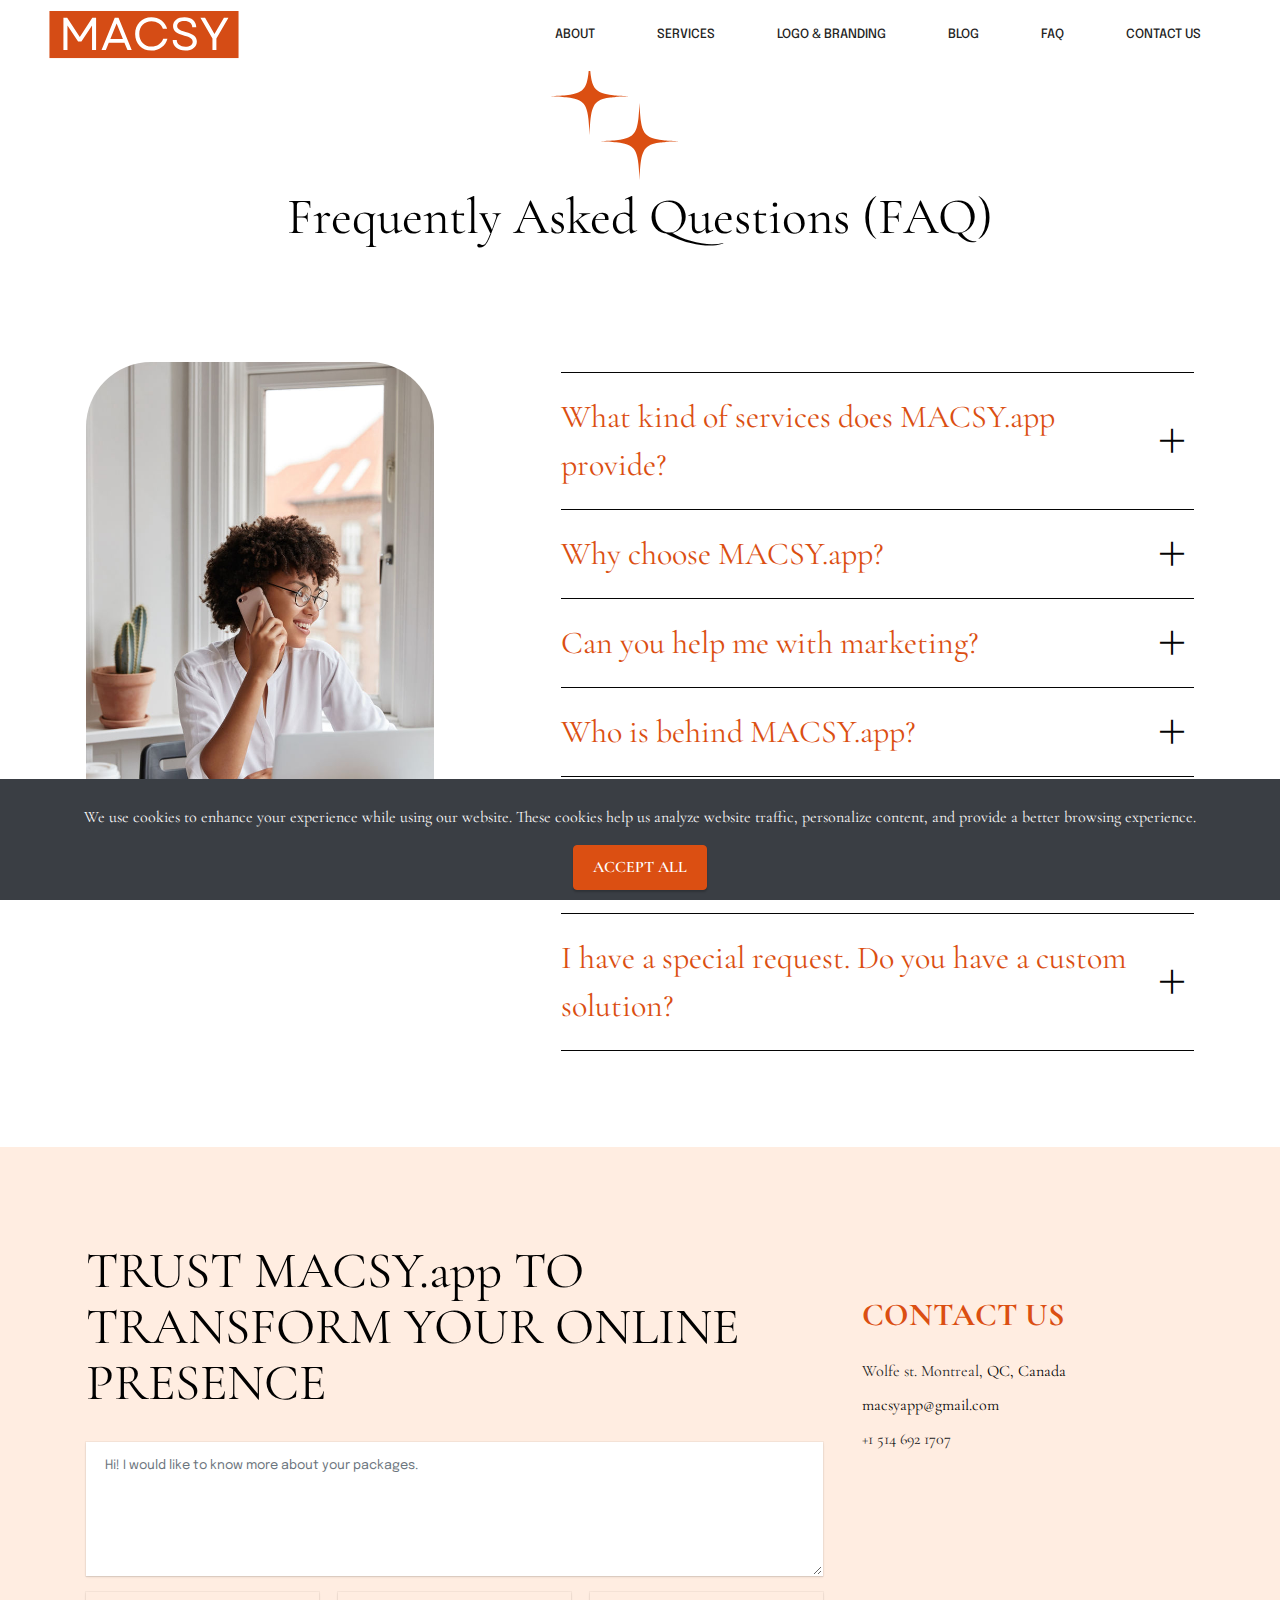
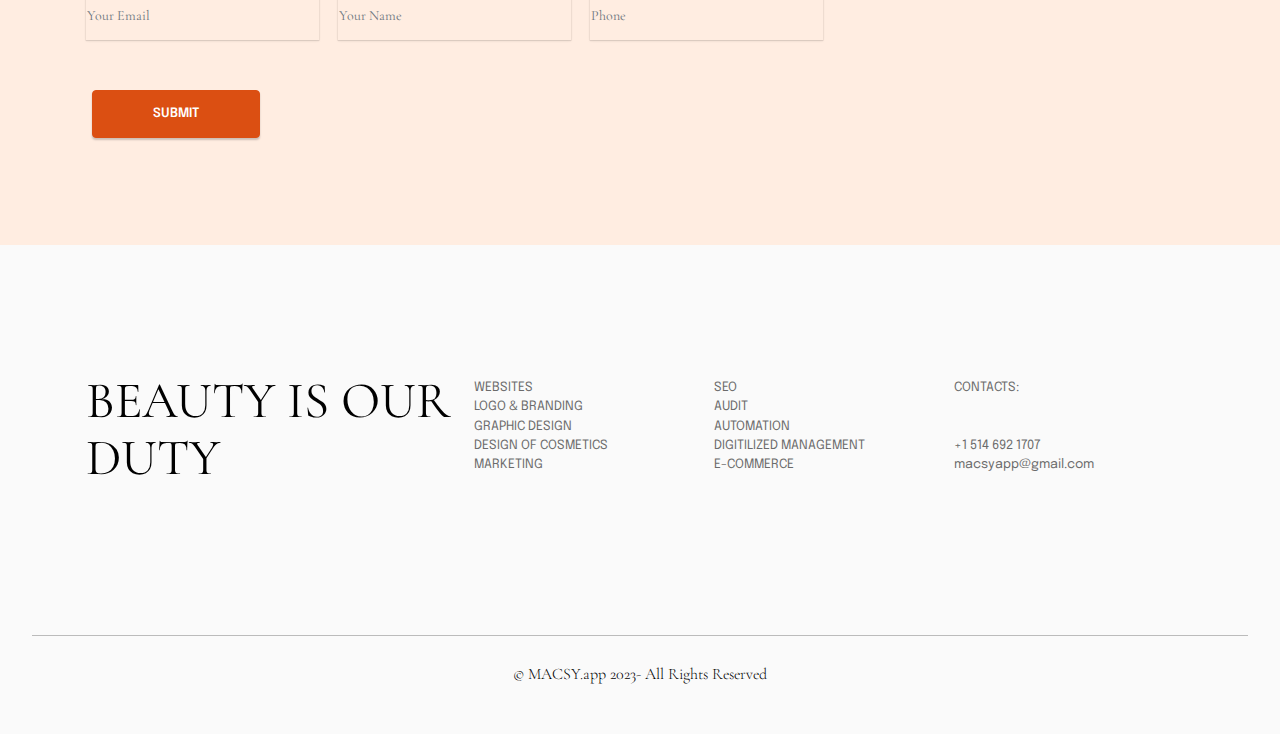
<file: FAQ.html>
<!DOCTYPE html>
<html  >
<head>
  
  <meta charset="UTF-8">
  <meta http-equiv="X-UA-Compatible" content="IE=edge">
  
  <meta name="twitter:card" content="summary_large_image"/>
  <meta name="twitter:image:src" content="assets/images/FAQ-meta.jpg">
  <meta property="og:image" content="assets/images/FAQ-meta.jpg">
  <meta name="twitter:title" content="FAQ">
  <meta name="viewport" content="width=device-width, initial-scale=1, minimum-scale=1">
  <link rel="shortcut icon" href="assets/images/black-white-simple-monochrome-initial-name-logo.svg" type="image/x-icon">
  <meta name="description" content="Beautiful websites for beautiful businesses, with easy monthly payments. MACSY.app specializes in creating beautiful, effective websites for medical aesthetic clinics and spas.">
  
  
  <title>FAQ</title>
  <link rel="stylesheet" href="assets/web/assets/mobirise-icons2/mobirise2.css">
  <link rel="stylesheet" href="assets/bootstrap/css/bootstrap.min.css">
  <link rel="stylesheet" href="assets/bootstrap/css/bootstrap-grid.min.css">
  <link rel="stylesheet" href="assets/bootstrap/css/bootstrap-reboot.min.css">
  <link rel="stylesheet" href="assets/smart-cart/minicart-theme.css">
  <link rel="stylesheet" href="assets/dropdown/css/style.css">
  <link rel="stylesheet" href="assets/theme/css/style.css">
  <link rel="stylesheet" href="assets/recaptcha.css">
  <link rel="preload" href="https://fonts.googleapis.com/css?family=Cormorant+Garamond:300,300i,400,400i,500,500i,600,600i,700,700i&display=swap" as="style" onload="this.onload=null;this.rel='stylesheet'">
  <noscript><link rel="stylesheet" href="https://fonts.googleapis.com/css?family=Cormorant+Garamond:300,300i,400,400i,500,500i,600,600i,700,700i&display=swap"></noscript>
  <link rel="preload" href="https://fonts.googleapis.com/css?family=Epilogue:100,200,300,400,500,600,700,800,900,100i,200i,300i,400i,500i,600i,700i,800i,900i&display=swap" as="style" onload="this.onload=null;this.rel='stylesheet'">
  <noscript><link rel="stylesheet" href="https://fonts.googleapis.com/css?family=Epilogue:100,200,300,400,500,600,700,800,900,100i,200i,300i,400i,500i,600i,700i,800i,900i&display=swap"></noscript>
  <link rel="preload" as="style" href="assets/mobirise/css/mbr-additional.css"><link rel="stylesheet" href="assets/mobirise/css/mbr-additional.css" type="text/css">

  
  
  
</head>
<body>
<script>var smartCartDefSettings = {"shopcart_top_offset":150,"side_offset":20,"site_width":1150,"shopcart_icon_color":"#ffffff","shopcart_back_color":"#14142b","shopcart_icon_size":50,"sc_count_color":"#14142b","sc_count_back_color":"#fedb01","sc_count_size":16,"buy_now":"Buy now","cart_title":"Your Cart","popup_button":"Add to Cart"};
                                </script>

<!-- Analytics -->
<!-- Google tag (gtag.js) -->
<script async src="https://www.googletagmanager.com/gtag/js?id=G-0MJR7QW7HK"></script>
<script>
  window.dataLayer = window.dataLayer || [];
  function gtag(){dataLayer.push(arguments);}
  gtag('js', new Date());

  gtag('config', 'G-0MJR7QW7HK');
</script>
<!-- /Analytics -->


  
  <section data-bs-version="5.1" class="menu1 cid-tKKSXxXJlM" once="menu" id="menu1-24">
    

    <nav class="navbar navbar-dropdown navbar-expand-lg">
        <div class="container-fluid">
            <div class="navbar-brand">
                <span class="navbar-logo">
                    <a href="index.html#header2-1">
                        <img src="assets/images/macsy.app.svg" alt="MACSY.app" style="height: 3rem;">
                    </a>
                </span>
                
            </div>
            <button class="navbar-toggler" type="button" data-toggle="collapse" data-bs-toggle="collapse" data-target="#navbarSupportedContent" data-bs-target="#navbarSupportedContent" aria-controls="navbarNavAltMarkup" aria-expanded="false" aria-label="Toggle navigation">
                <div class="hamburger">
                    <span></span>
                    <span></span>
                    <span></span>
                    <span></span>
                </div>
            </button>
            <div class="collapse navbar-collapse" id="navbarSupportedContent">
                <ul class="navbar-nav nav-dropdown nav-right" data-app-modern-menu="true"><li class="nav-item"><a class="nav-link link text-black text-primary display-4" href="index.html#features3-c">ABOUT</a></li>
                    <li class="nav-item"><a class="nav-link link text-black text-primary display-4" href="index.html#gallery3-a">SERVICES</a></li>
                    <li class="nav-item"><a class="nav-link link text-black text-primary display-4" href="page3.html#pricing1-12">LOGO &amp; BRANDING</a></li><li class="nav-item"><a class="nav-link link text-black text-primary display-4" href="page5.html#features5-1d">BLOG</a></li><li class="nav-item"><a class="nav-link link text-black text-primary display-4" href="FAQ.html#features5-26">FAQ</a></li>
                    <li class="nav-item"><a class="nav-link link text-black text-primary display-4" href="mailto:macsyapp@gmail.com">CONTACT US</a>
                    </li></ul>
            </div>
        </div>
    </nav>
</section>

<section data-bs-version="5.1" class="features5 cid-tKKSXyJO4w" id="features5-26">
    

    

    <div class="container-fluid">
        <div class="row justify-content-center align-items-center">
            <div class="col-12 col-lg-9">
                <div class="align-center content">
                    <div class="animation-box">
                        <svg class="star" x="0px" y="0px" width="78px" height="78px" viewBox="0 0 78 78" enable-background="new 0 0 78 78" xml:space="preserve">
                            <path d="M0.942,38.113L0,38.188l0.748,0.065  c1.039,0.08,3.079,0.135,4.118,0.19c1.026,0.057,2.053,0.106,3.079,0.173c1.224,0.079,2.448,0.166,3.671,0.265  c1.223,0.1,2.446,0.199,3.666,0.335c1.292,0.144,2.58,0.316,3.866,0.502c1.524,0.219,3.031,0.523,4.52,0.92  c1.665,0.442,3.283,1.008,4.808,1.819c1.382,0.735,2.624,1.654,3.685,2.811c1.042,1.135,1.848,2.423,2.49,3.819  c0.719,1.561,1.219,3.194,1.612,4.862c0.3,1.271,0.545,2.556,0.726,3.85c0.151,1.083,0.295,2.168,0.422,3.255  c0.103,0.876,0.179,1.755,0.257,2.634c0.082,0.925,0.157,1.851,0.225,2.776c0.065,0.893,0.119,1.787,0.173,2.681  c0.064,1.066,0.125,2.132,0.184,3.198c0.049,0.859,0.089,2.36,0.133,3.22L38.455,77l0.104-1.627c0.043-0.852,0.085-2.318,0.13-3.146  c0.048-0.888,0.095-1.775,0.146-2.663c0.06-0.985,0.118-1.973,0.188-2.958c0.08-1.078,0.168-2.155,0.266-3.232  c0.088-0.971,0.176-1.942,0.295-2.91c0.148-1.197,0.319-2.393,0.504-3.585c0.23-1.488,0.549-2.959,0.961-4.409  c0.428-1.502,0.967-2.961,1.707-4.342c1.141-2.135,2.719-3.864,4.781-5.144c1.333-0.826,2.764-1.435,4.253-1.913  c2.478-0.798,5.028-1.248,7.603-1.588c0.835-0.109,1.672-0.204,2.509-0.292c0.924-0.097,1.85-0.184,2.773-0.263  c0.774-0.066,1.548-0.12,2.322-0.174c0.926-0.064,1.853-0.129,2.779-0.185c1.118-0.066,3.313-0.124,4.432-0.184  c0.681-0.037,1.363-0.071,2.045-0.106c0-0.005,0.065-0.007,0.187-0.021c0.021-0.003,0.561-0.07,0.561-0.07s-0.42-0.056-0.581-0.065  c-0.074-0.004-0.39-0.026-0.393-0.026c-1.079-0.055-2.159-0.105-3.238-0.163c-1.021-0.055-3.114-0.107-4.133-0.175  c-1.205-0.08-2.409-0.169-3.612-0.266c-0.952-0.074-1.904-0.151-2.854-0.255c-1.259-0.139-2.516-0.293-3.771-0.463  c-1.617-0.219-3.221-0.521-4.802-0.925c-1.733-0.44-3.421-1.007-5.015-1.833c-1.25-0.649-2.395-1.448-3.399-2.439  c-1.205-1.188-2.125-2.575-2.845-4.1c-0.799-1.694-1.335-3.476-1.752-5.296c-0.271-1.177-0.488-2.364-0.664-3.558  c-0.135-0.912-0.254-1.826-0.363-2.742c-0.098-0.836-0.179-1.675-0.257-2.514c-0.081-0.865-0.155-1.731-0.222-2.597  c-0.066-0.853-0.121-1.707-0.174-2.561c-0.069-1.079-0.135-2.158-0.193-3.237c-0.069-1.252-0.131-2.504-0.193-3.756  C38.518,0.813,38.502,0.406,38.483,0c-0.045,0.262-0.058,0.525-0.071,0.788c-0.066,1.332-0.129,2.663-0.201,3.994  c-0.056,1.04-0.121,2.079-0.186,3.118c-0.057,0.9-0.111,1.801-0.18,2.7c-0.078,1.019-0.167,2.036-0.263,3.053  c-0.088,0.931-0.175,1.862-0.297,2.79c-0.162,1.223-0.342,2.443-0.543,3.66c-0.256,1.538-0.61,3.055-1.076,4.544  c-0.435,1.39-0.978,2.734-1.702,4.002c-1.097,1.92-2.565,3.487-4.433,4.676c-1.136,0.723-2.35,1.284-3.615,1.737  c-2.219,0.795-4.514,1.282-6.839,1.628c-1.265,0.188-2.536,0.347-3.808,0.485c-1.392,0.151-2.786,0.273-4.181,0.385  c-1.282,0.103-2.567,0.18-3.852,0.255c-1.721,0.1-4.443,0.187-6.165,0.28c-0.04,0.001-0.078,0.01-0.118,0.015">
                            </path>
                        </svg>
                        <svg class="star" x="0px" y="0px" width="78px" height="78px" viewBox="0 0 78 78" enable-background="new 0 0 78 78" xml:space="preserve">
                            <path d="M0.942,38.113L0,38.188l0.748,0.065  c1.039,0.08,3.079,0.135,4.118,0.19c1.026,0.057,2.053,0.106,3.079,0.173c1.224,0.079,2.448,0.166,3.671,0.265  c1.223,0.1,2.446,0.199,3.666,0.335c1.292,0.144,2.58,0.316,3.866,0.502c1.524,0.219,3.031,0.523,4.52,0.92  c1.665,0.442,3.283,1.008,4.808,1.819c1.382,0.735,2.624,1.654,3.685,2.811c1.042,1.135,1.848,2.423,2.49,3.819  c0.719,1.561,1.219,3.194,1.612,4.862c0.3,1.271,0.545,2.556,0.726,3.85c0.151,1.083,0.295,2.168,0.422,3.255  c0.103,0.876,0.179,1.755,0.257,2.634c0.082,0.925,0.157,1.851,0.225,2.776c0.065,0.893,0.119,1.787,0.173,2.681  c0.064,1.066,0.125,2.132,0.184,3.198c0.049,0.859,0.089,2.36,0.133,3.22L38.455,77l0.104-1.627c0.043-0.852,0.085-2.318,0.13-3.146  c0.048-0.888,0.095-1.775,0.146-2.663c0.06-0.985,0.118-1.973,0.188-2.958c0.08-1.078,0.168-2.155,0.266-3.232  c0.088-0.971,0.176-1.942,0.295-2.91c0.148-1.197,0.319-2.393,0.504-3.585c0.23-1.488,0.549-2.959,0.961-4.409  c0.428-1.502,0.967-2.961,1.707-4.342c1.141-2.135,2.719-3.864,4.781-5.144c1.333-0.826,2.764-1.435,4.253-1.913  c2.478-0.798,5.028-1.248,7.603-1.588c0.835-0.109,1.672-0.204,2.509-0.292c0.924-0.097,1.85-0.184,2.773-0.263  c0.774-0.066,1.548-0.12,2.322-0.174c0.926-0.064,1.853-0.129,2.779-0.185c1.118-0.066,3.313-0.124,4.432-0.184  c0.681-0.037,1.363-0.071,2.045-0.106c0-0.005,0.065-0.007,0.187-0.021c0.021-0.003,0.561-0.07,0.561-0.07s-0.42-0.056-0.581-0.065  c-0.074-0.004-0.39-0.026-0.393-0.026c-1.079-0.055-2.159-0.105-3.238-0.163c-1.021-0.055-3.114-0.107-4.133-0.175  c-1.205-0.08-2.409-0.169-3.612-0.266c-0.952-0.074-1.904-0.151-2.854-0.255c-1.259-0.139-2.516-0.293-3.771-0.463  c-1.617-0.219-3.221-0.521-4.802-0.925c-1.733-0.44-3.421-1.007-5.015-1.833c-1.25-0.649-2.395-1.448-3.399-2.439  c-1.205-1.188-2.125-2.575-2.845-4.1c-0.799-1.694-1.335-3.476-1.752-5.296c-0.271-1.177-0.488-2.364-0.664-3.558  c-0.135-0.912-0.254-1.826-0.363-2.742c-0.098-0.836-0.179-1.675-0.257-2.514c-0.081-0.865-0.155-1.731-0.222-2.597  c-0.066-0.853-0.121-1.707-0.174-2.561c-0.069-1.079-0.135-2.158-0.193-3.237c-0.069-1.252-0.131-2.504-0.193-3.756  C38.518,0.813,38.502,0.406,38.483,0c-0.045,0.262-0.058,0.525-0.071,0.788c-0.066,1.332-0.129,2.663-0.201,3.994  c-0.056,1.04-0.121,2.079-0.186,3.118c-0.057,0.9-0.111,1.801-0.18,2.7c-0.078,1.019-0.167,2.036-0.263,3.053  c-0.088,0.931-0.175,1.862-0.297,2.79c-0.162,1.223-0.342,2.443-0.543,3.66c-0.256,1.538-0.61,3.055-1.076,4.544  c-0.435,1.39-0.978,2.734-1.702,4.002c-1.097,1.92-2.565,3.487-4.433,4.676c-1.136,0.723-2.35,1.284-3.615,1.737  c-2.219,0.795-4.514,1.282-6.839,1.628c-1.265,0.188-2.536,0.347-3.808,0.485c-1.392,0.151-2.786,0.273-4.181,0.385  c-1.282,0.103-2.567,0.18-3.852,0.255c-1.721,0.1-4.443,0.187-6.165,0.28c-0.04,0.001-0.078,0.01-0.118,0.015">
                            </path>
                        </svg>
                        <svg class="star" x="0px" y="0px" width="78px" height="78px" viewBox="0 0 78 78" enable-background="new 0 0 78 78" xml:space="preserve">
                            <path d="M0.942,38.113L0,38.188l0.748,0.065  c1.039,0.08,3.079,0.135,4.118,0.19c1.026,0.057,2.053,0.106,3.079,0.173c1.224,0.079,2.448,0.166,3.671,0.265  c1.223,0.1,2.446,0.199,3.666,0.335c1.292,0.144,2.58,0.316,3.866,0.502c1.524,0.219,3.031,0.523,4.52,0.92  c1.665,0.442,3.283,1.008,4.808,1.819c1.382,0.735,2.624,1.654,3.685,2.811c1.042,1.135,1.848,2.423,2.49,3.819  c0.719,1.561,1.219,3.194,1.612,4.862c0.3,1.271,0.545,2.556,0.726,3.85c0.151,1.083,0.295,2.168,0.422,3.255  c0.103,0.876,0.179,1.755,0.257,2.634c0.082,0.925,0.157,1.851,0.225,2.776c0.065,0.893,0.119,1.787,0.173,2.681  c0.064,1.066,0.125,2.132,0.184,3.198c0.049,0.859,0.089,2.36,0.133,3.22L38.455,77l0.104-1.627c0.043-0.852,0.085-2.318,0.13-3.146  c0.048-0.888,0.095-1.775,0.146-2.663c0.06-0.985,0.118-1.973,0.188-2.958c0.08-1.078,0.168-2.155,0.266-3.232  c0.088-0.971,0.176-1.942,0.295-2.91c0.148-1.197,0.319-2.393,0.504-3.585c0.23-1.488,0.549-2.959,0.961-4.409  c0.428-1.502,0.967-2.961,1.707-4.342c1.141-2.135,2.719-3.864,4.781-5.144c1.333-0.826,2.764-1.435,4.253-1.913  c2.478-0.798,5.028-1.248,7.603-1.588c0.835-0.109,1.672-0.204,2.509-0.292c0.924-0.097,1.85-0.184,2.773-0.263  c0.774-0.066,1.548-0.12,2.322-0.174c0.926-0.064,1.853-0.129,2.779-0.185c1.118-0.066,3.313-0.124,4.432-0.184  c0.681-0.037,1.363-0.071,2.045-0.106c0-0.005,0.065-0.007,0.187-0.021c0.021-0.003,0.561-0.07,0.561-0.07s-0.42-0.056-0.581-0.065  c-0.074-0.004-0.39-0.026-0.393-0.026c-1.079-0.055-2.159-0.105-3.238-0.163c-1.021-0.055-3.114-0.107-4.133-0.175  c-1.205-0.08-2.409-0.169-3.612-0.266c-0.952-0.074-1.904-0.151-2.854-0.255c-1.259-0.139-2.516-0.293-3.771-0.463  c-1.617-0.219-3.221-0.521-4.802-0.925c-1.733-0.44-3.421-1.007-5.015-1.833c-1.25-0.649-2.395-1.448-3.399-2.439  c-1.205-1.188-2.125-2.575-2.845-4.1c-0.799-1.694-1.335-3.476-1.752-5.296c-0.271-1.177-0.488-2.364-0.664-3.558  c-0.135-0.912-0.254-1.826-0.363-2.742c-0.098-0.836-0.179-1.675-0.257-2.514c-0.081-0.865-0.155-1.731-0.222-2.597  c-0.066-0.853-0.121-1.707-0.174-2.561c-0.069-1.079-0.135-2.158-0.193-3.237c-0.069-1.252-0.131-2.504-0.193-3.756  C38.518,0.813,38.502,0.406,38.483,0c-0.045,0.262-0.058,0.525-0.071,0.788c-0.066,1.332-0.129,2.663-0.201,3.994  c-0.056,1.04-0.121,2.079-0.186,3.118c-0.057,0.9-0.111,1.801-0.18,2.7c-0.078,1.019-0.167,2.036-0.263,3.053  c-0.088,0.931-0.175,1.862-0.297,2.79c-0.162,1.223-0.342,2.443-0.543,3.66c-0.256,1.538-0.61,3.055-1.076,4.544  c-0.435,1.39-0.978,2.734-1.702,4.002c-1.097,1.92-2.565,3.487-4.433,4.676c-1.136,0.723-2.35,1.284-3.615,1.737  c-2.219,0.795-4.514,1.282-6.839,1.628c-1.265,0.188-2.536,0.347-3.808,0.485c-1.392,0.151-2.786,0.273-4.181,0.385  c-1.282,0.103-2.567,0.18-3.852,0.255c-1.721,0.1-4.443,0.187-6.165,0.28c-0.04,0.001-0.078,0.01-0.118,0.015">
                            </path>
                        </svg>
                    </div>
                    <h2 class="mbr-section-title mbr-fonts-style align-center display-2">Frequently Asked Questions (FAQ)</h2>
                    
                </div>
            </div>
        </div>
    </div>
</section>

<section data-bs-version="5.1" class="list1 adaptm5 cid-tKKVVYcuke" id="alist1-2h">

    

    
    
    <div class="container">
        
        <div class="row justify-content-between">
            <div class="col-12 col-lg-4 col-img">
                <div class="img-wrap">
                    <div class="img-box">
                        <img src="assets/images/shutterstock-1191358135-667x1000.jpg" alt="">
                    </div>
                </div>
            </div>
            <div class="col-12 col-lg-8 col-xl-7">
                <div id="bootstrap-accordion_20" class="panel-group accordionStyles accordion" role="tablist" aria-multiselectable="true">
                    <div class="card">
                        <div class="card-header" role="tab" id="headingOne">
                            <a role="button" class="panel-title collapsed" data-toggle="collapse" data-bs-toggle="collapse" data-core="" href="#collapse1_20" aria-expanded="false" aria-controls="collapse1">
                                <h6 class="panel-title-edit mbr-fonts-style mb-0 display-5">What kind of services does MACSY.app provide?
                                </h6>
                                <span class="sign mbr-iconfont mobi-mbri-plus"></span>
                            </a>
                        </div>
                        <div id="collapse1_20" class="panel-collapse noScroll collapse" role="tabpanel" aria-labelledby="headingOne" data-parent="#accordion" data-bs-parent="#bootstrap-accordion_20">
                            <div class="panel-body">
                                <p class="mbr-fonts-style panel-text display-7">
                                    MACSY.app provides a range of services to enhance your online presence and marketing efforts. We specialize in building visually appealing and high-converting websites with convenient monthly payment options. Our expertise extends to logo and branding design, as well as graphic and web design. Additionally, we provide comprehensive marketing campaigns tailored specifically for medical aesthetic clinics and spas.
                                </p>
                            </div>
                        </div>
                    </div>
                    <div class="card">
                        <div class="card-header" role="tab" id="headingOne">
                            <a role="button" class="panel-title collapsed" data-toggle="collapse" data-bs-toggle="collapse" data-core="" href="#collapse2_20" aria-expanded="false" aria-controls="collapse2">
                                <h6 class="panel-title-edit mbr-fonts-style mb-0 display-5">Why choose MACSY.app?
                                </h6>
                                <span class="sign mbr-iconfont mobi-mbri-plus"></span>
                            </a>
                        </div>
                        <div id="collapse2_20" class="panel-collapse noScroll collapse" role="tabpanel" aria-labelledby="headingOne" data-parent="#accordion" data-bs-parent="#bootstrap-accordion_20">
                            <div class="panel-body">
                                <p class="mbr-fonts-style panel-text display-7">
                                    There are compelling reasons to choose MACSY.app for your online needs. With over 5 years of experience, our team of experts excels at creating custom websites for the beauty industry. Unlike coding websites from scratch, which can be expensive, and using popular web builders that limit customization options, MACSY.app offers the best of both worlds. We build custom websites tailored to your specific requirements, and we offer easy monthly payment options, making it affordable and accessible for businesses of all sizes.
                                </p>
                            </div>
                        </div>
                    </div>
                    <div class="card">
                        <div class="card-header" role="tab" id="headingOne">
                            <a role="button" class="panel-title collapsed" data-toggle="collapse" data-bs-toggle="collapse" data-core="" href="#collapse3_20" aria-expanded="false" aria-controls="collapse3">
                                <h6 class="panel-title-edit mbr-fonts-style mb-0 display-5">Can you help me with marketing?
                                </h6>
                                <span class="sign mbr-iconfont mobi-mbri-plus"></span>
                            </a>
                        </div>
                        <div id="collapse3_20" class="panel-collapse noScroll collapse" role="tabpanel" aria-labelledby="headingOne" data-parent="#accordion" data-bs-parent="#bootstrap-accordion_20">
                            <div class="panel-body">
                                <p class="mbr-fonts-style panel-text display-7">
                                    Absolutely! MACSY.app can assist you with various marketing initiatives. We offer comprehensive support in navigating different marketing campaigns to help you achieve your business goals. Our services include creating customized email templates and automating email journeys to engage your audience effectively. Additionally, we can provide assistance with social media marketing through our monthly content plans, ensuring consistent and engaging posts across your social platforms.
                                </p>
                            </div>
                        </div>
                    </div>
                    <div class="card">
                        <div class="card-header" role="tab" id="headingOne">
                            <a role="button" class="panel-title collapsed" data-toggle="collapse" data-bs-toggle="collapse" data-core="" href="#collapse4_20" aria-expanded="false" aria-controls="collapse4">
                                <h6 class="panel-title-edit mbr-fonts-style mb-0 display-5">Who is behind MACSY.app?
                                </h6>
                                <span class="sign mbr-iconfont mobi-mbri-plus"></span>
                            </a>
                        </div>
                        <div id="collapse4_20" class="panel-collapse noScroll collapse" role="tabpanel" aria-labelledby="headingOne" data-parent="#accordion" data-bs-parent="#bootstrap-accordion_20">
                            <div class="panel-body">
                                <p class="mbr-fonts-style panel-text display-7">
                                    MACSY.app is founded by Valeriya Egorova, who holds a master's degree in business administration and has a wealth of experience managing a chain of medispas for over 5 years. Valeriya's expertise and industry knowledge have been instrumental in shaping MACSY.app's vision and services. In addition to Valeriya, our diverse team comprises marketing specialists, skilled web developers, talented web and graphic designers, experienced copywriters, and proficient translators. With MACSY.app, you have access to a comprehensive solution for your business needs, all under one roof.
                                </p>
                            </div>
                        </div>
                    </div>
                    <div class="card">
                        <div class="card-header" role="tab" id="headingOne">
                            <a role="button" class="panel-title collapsed" data-toggle="collapse" data-bs-toggle="collapse" data-core="" href="#collapse5_20" aria-expanded="false" aria-controls="collapse5">
                                <h6 class="panel-title-edit mbr-fonts-style mb-0 display-5">&nbsp;I run a medispa but don't have enough clients. What is my mistake?
                                </h6>
                                <span class="sign mbr-iconfont mobi-mbri-plus"></span>
                            </a>
                        </div>
                        <div id="collapse5_20" class="panel-collapse noScroll collapse" role="tabpanel" aria-labelledby="headingOne" data-parent="#accordion" data-bs-parent="#bootstrap-accordion_20">
                            <div class="panel-body">
                                <p class="mbr-fonts-style panel-text display-7">
                                    We understand the challenges of running a medispa and the importance of attracting clients. To address this issue, we recommend contacting MACSY.app today. Our team of professionals can evaluate your business processes, identify any weaknesses, and provide valuable insights for improvement. By leveraging our assessment, you can optimize your operations, save costs, and attract more potential clients to your medispa.
                                </p>
                            </div>
                        </div>
                    </div>
                    <div class="card">
                        <div class="card-header" role="tab" id="headingOne">
                            <a role="button" class="panel-title collapsed" data-toggle="collapse" data-bs-toggle="collapse" data-core="" href="#collapse6_20" aria-expanded="false" aria-controls="collapse6">
                                <h6 class="panel-title-edit mbr-fonts-style mb-0 display-5">I have a special request. Do you have a custom solution?
                                </h6>
                                <span class="sign mbr-iconfont mobi-mbri-plus"></span>
                            </a>
                        </div>
                        <div id="collapse6_20" class="panel-collapse noScroll collapse" role="tabpanel" aria-labelledby="headingOne" data-parent="#accordion" data-bs-parent="#bootstrap-accordion_20">
                            <div class="panel-body">
                                <p class="mbr-fonts-style panel-text display-7">
                                    Absolutely! MACSY.app is well-equipped to provide tailored and customized solutions based on your unique needs. Whether you require the implementation of a CRM system, the launch of an online store, the development of backend solutions, or the optimization of your business processes, we have the expertise to deliver. Our team is committed to finding the best possible solution for your specific requirements, and we are not limited by any boundaries.
                                </p>
                            </div>
                        </div>
                    </div>
                </div>
            </div>
        </div>
    </div>
</section>

<section data-bs-version="5.1" class="form1 cid-tKKSXzzJCl" id="form1-29">
    

    

    <div class="container">

        <div class="inner-container">
            <div class="form-wrap">
                <div class="heading">
                    <h2 class="mbr-section-title mbr-fonts-style display-2">
                        TRUST MACSY.app TO TRANSFORM YOUR ONLINE PRESENCE</h2>
                    
                </div>
                <div class="form-inner-wrap">
                    <div class="mbr-form" data-form-type="formoid">
<!--Formbuilder Form-->
<form action="https://mobirise.eu/" method="POST" class="mbr-form form-with-styler" data-form-title="Form Name"><input type="hidden" name="email" data-form-email="true" value="7rXyh9RjPm5jtdWV2OK1vZzOc/P4CTXjGkN2dwh/kcAp1OavjYnyk6qQEk8aHFpvFBzAbCrhmA8iVSZncJaGG0bS85unwgRNDHRwrQr4IW6ONSmvnNjvOy1C3UkDHP0W.uI0cEe8yTQkvK2+BgHn7eTwxl7sKvfs4IPHRgJfkVIAA0kUWzJ49aIJZ3z1URlM8axXwFHTCK+xekL5X/3WD2YreXsYxFmutvSxSQhdBIJtD0o6C8Ovg+xSlcJqRC6fI">
<div class="row">
<div hidden="hidden" data-form-alert="" class="alert alert-success col-12">Thanks for filling out the form!</div>
<div hidden="hidden" data-form-alert-danger="" class="alert alert-danger col-12"> Oops...! some problem!</div>
</div>
<div class="dragArea row">
<div class="col-12 form-group mb-3" data-for="textarea">
<textarea name="textarea" placeholder="Hi! I would like to know more about your packages." data-form-field="textarea" class="form-control display-7" id="textarea-form1-29"></textarea>
</div>
<div class="col-12 col-md-4 form-group mb-3" data-for="email">
<input type="email" name="email" placeholder="Your Email" data-form-field="email" class="form-control display-7" required="required" value="" id="email-form1-29">
</div>
<div data-for="name" class="col-12 col-md-4 form-group mb-3">
<input type="text" name="name" placeholder="Your Name" data-form-field="name" class="form-control display-7" required="required" value="" id="name-form1-29">
</div>
<div class="col-lg-4 col-md-12 col-sm-12 form-group" data-for="number">
<input type="number" name="number" placeholder="Phone" max="12" min="6" step="1" data-form-field="number" class="form-control display-7" value="" id="number-form1-29">
</div>
<div class="col-lg-12 mbr-section-btn">
<button type="submit" class="w-100 btn btn-success display-4">SUBMIT</button>
</div>
</div>
</form><!--Formbuilder Form-->
</div>
                </div>
            </div>
            <div class="text">
                <h3 class="mbr-section-subtitle mbr-fonts-style display-5"><strong><br></strong><strong>CONTACT US
                </strong></h3>
                <p class="mbr-sub-text mbr-fonts-style display-7"></p>
                <div class="contacts align-left">
                    <p class="mbr-contacts mbr-fonts-style display-7"><a href="" class="text-black">Wolfe st. Montreal,&nbsp;</a>QC, Canada</p>
                    <p class="mbr-contacts mbr-fonts-style display-7">macsyapp@gmail.com</p>
                    <p class="mbr-contacts mbr-fonts-style display-7">
                        <a href="sms:+1-514-692-1707" class="text-black text-primary">+1 514 692 1707</a>
                    </p>
                    
                    
                </div>
            </div>
        </div>
    </div>
</section>

<section data-bs-version="5.1" class="list1 cid-tKKSXBNlP4" id="list1-2f">
    

    

    <div class="container">
        <div class="content">
            <div class="heading">
                <div class="heading-inner">
                    
                    <h2 class="mbr-section-title mbr-fonts-style display-2">
                        BEAUTY IS OUR DUTY</h2>
                </div>
            </div>

            <div class="cards">
                <div class="card">
                    
                    
                    <ul class="list mbr-fonts-style display-4">
                        <li class="mbr-card-text item-wrap">WEBSITES</li><li class="mbr-card-text item-wrap">LOGO &amp; BRANDING</li><li class="mbr-card-text item-wrap">GRAPHIC DESIGN</li><li class="mbr-card-text item-wrap">DESIGN OF COSMETICS</li><li class="mbr-card-text item-wrap">MARKETING</li>
                    </ul>
                </div>
                <div class="card">
                    
                    
                    <ul class="list mbr-fonts-style display-4">
                        <li class="mbr-card-text item-wrap">SEO</li><li class="mbr-card-text item-wrap">AUDIT</li><li class="mbr-card-text item-wrap">AUTOMATION</li><li class="mbr-card-text item-wrap">DIGITILIZED MANAGEMENT</li><li class="mbr-card-text item-wrap">E-COMMERCE</li>
                    </ul>
                </div>
                <div class="card">
                    
                    
                    <ul class="list mbr-fonts-style display-4">
                        <li class="mbr-card-text item-wrap">CONTACTS:</li><li class="mbr-card-text item-wrap"><br></li><li class="mbr-card-text item-wrap"><br></li><li class="mbr-card-text item-wrap">+1 514 692 1707</li><li class="mbr-card-text item-wrap">macsyapp@gmail.com</li>
                    </ul>
                </div>
            </div>
        </div>
    </div>
</section>

<section data-bs-version="5.1" class="footer2 cid-tKKSXCa6dX" once="footers" id="footer2-2g">
    

    

    <div class="container-fluid">
        <div class="content">
            
            <div class="text-wrap">
                
                
            </div>
        </div>

        <div class="footer-lower">
            <div class="media-container-row">
                <div class="col-md-12">
                    <hr>
                </div>
            </div>
            <div class="media-container-row">
                <div class="col-md-12 copyright">
                    <p class="mbr-text mbr-fonts-style display-7">
                        © MACSY.app 2023- All Rights Reserved
                    </p>
                </div>
            </div>
        </div>
    </div>

</section>


<script src="assets/bootstrap/js/bootstrap.bundle.min.js"></script>
  <script src="assets/web/assets/cookies-alert-plugin/cookies-alert-core.js"></script>
  <script src="assets/web/assets/cookies-alert-plugin/cookies-alert-script.js"></script>
  <script src="assets/smoothscroll/smooth-scroll.js"></script>
  <script src="assets/ytplayer/index.js"></script>
  <script src="assets/smart-cart/minicart.js"></script>
  <script src="assets/smart-cart/minicart-customizer.js"></script>
  <script src="assets/dropdown/js/navbar-dropdown.js"></script>
  <script src="assets/mbr-switch-arrow/mbr-switch-arrow.js"></script>
  <script src="assets/theme/js/script.js"></script>
  <script src="assets/formoid.min.js"></script>
  
  
  
<input name="cookieData" type="hidden" data-cookie-cookiesAlertType='false' data-cookie-customDialogSelector='null' data-cookie-colorText='#fafafa' data-cookie-colorBg='rgb(58, 62, 68)' data-cookie-opacityOverlay='0' data-cookie-bgOpacity='100' data-cookie-textButton='ACCEPT ALL' data-cookie-rejectText='REJECT' data-cookie-colorButton='#db4f12' data-cookie-rejectColor='#ffffff' data-cookie-colorLink='#fafafa' data-cookie-underlineLink='true' data-cookie-text="We use cookies to enhance your experience while using our website. These cookies help us analyze website traffic, personalize content, and provide a better browsing experience.">
  </body>
</html>
</file>
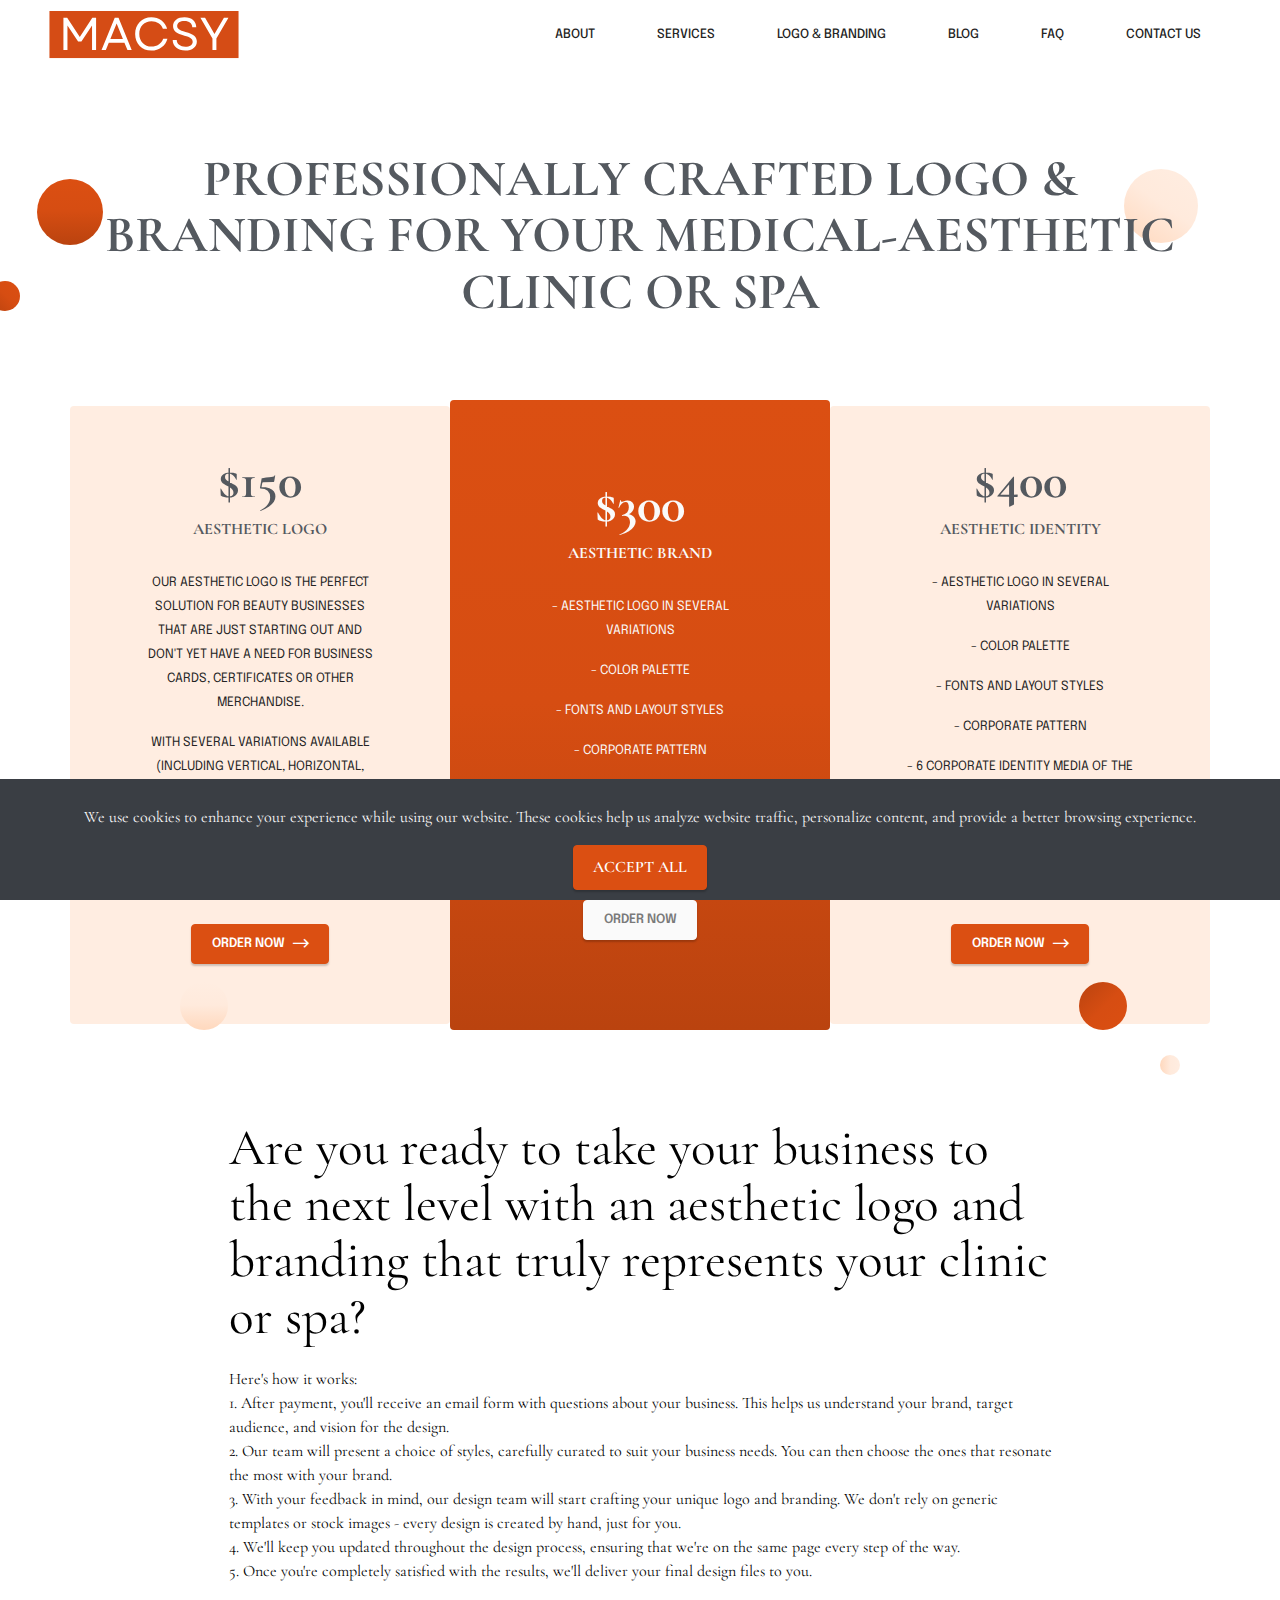
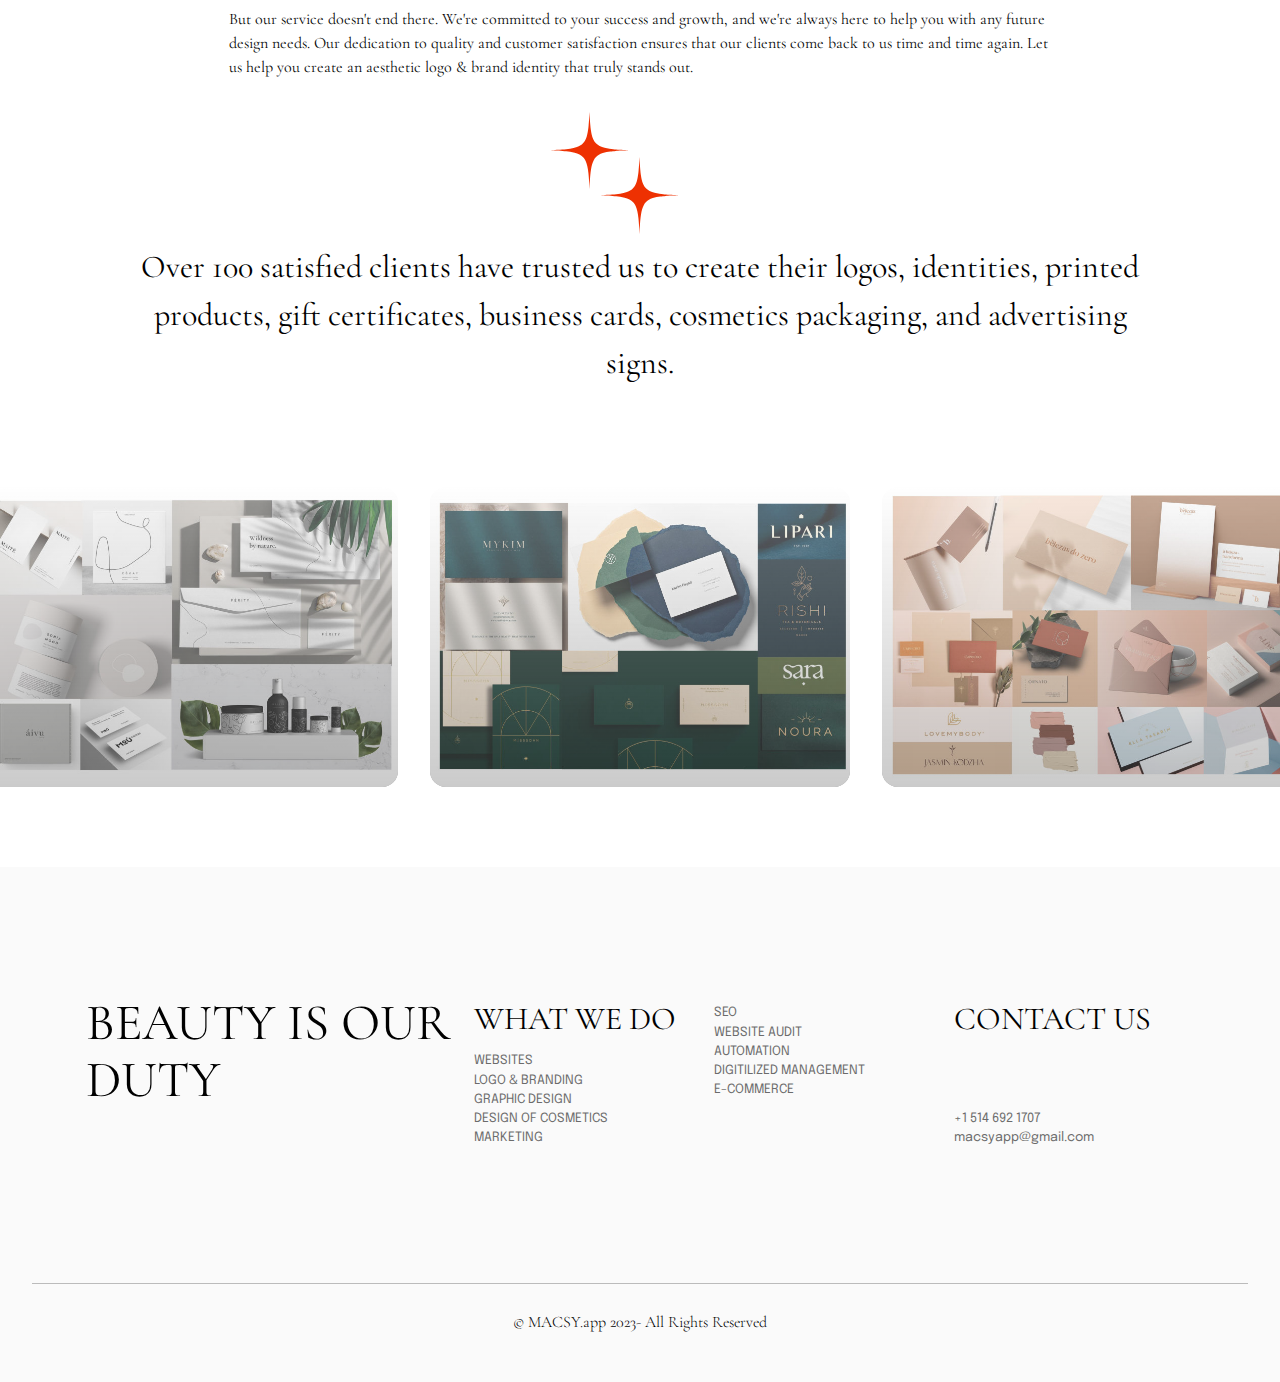
<file: LogoDesign.html>
<!DOCTYPE html>
<html  >
<head>
  
  <meta charset="UTF-8">
  <meta http-equiv="X-UA-Compatible" content="IE=edge">
  
  <meta name="viewport" content="width=device-width, initial-scale=1, minimum-scale=1">
  <link rel="shortcut icon" href="assets/images/black-white-simple-monochrome-initial-name-logo.svg" type="image/x-icon">
  <meta name="description" content="">
  
  
  <title>Logo&amp;Design</title>
  <link rel="stylesheet" href="assets/web/assets/mobirise-icons2/mobirise2.css">
  <link rel="stylesheet" href="assets/bootstrap/css/bootstrap.min.css">
  <link rel="stylesheet" href="assets/bootstrap/css/bootstrap-grid.min.css">
  <link rel="stylesheet" href="assets/bootstrap/css/bootstrap-reboot.min.css">
  <link rel="stylesheet" href="assets/smart-cart/minicart-theme.css">
  <link rel="stylesheet" href="assets/dropdown/css/style.css">
  <link rel="stylesheet" href="assets/theme/css/style.css">
  <link rel="preload" href="https://fonts.googleapis.com/css?family=Cormorant+Garamond:300,300i,400,400i,500,500i,600,600i,700,700i&display=swap" as="style" onload="this.onload=null;this.rel='stylesheet'">
  <noscript><link rel="stylesheet" href="https://fonts.googleapis.com/css?family=Cormorant+Garamond:300,300i,400,400i,500,500i,600,600i,700,700i&display=swap"></noscript>
  <link rel="preload" href="https://fonts.googleapis.com/css?family=Epilogue:100,200,300,400,500,600,700,800,900,100i,200i,300i,400i,500i,600i,700i,800i,900i&display=swap" as="style" onload="this.onload=null;this.rel='stylesheet'">
  <noscript><link rel="stylesheet" href="https://fonts.googleapis.com/css?family=Epilogue:100,200,300,400,500,600,700,800,900,100i,200i,300i,400i,500i,600i,700i,800i,900i&display=swap"></noscript>
  <link rel="preload" as="style" href="assets/mobirise/css/mbr-additional.css"><link rel="stylesheet" href="assets/mobirise/css/mbr-additional.css" type="text/css">

  
  
  
</head>
<body>
<script>var smartCartDefSettings = {"shopcart_top_offset":150,"side_offset":20,"site_width":1150,"shopcart_icon_color":"#ffffff","shopcart_back_color":"#14142b","shopcart_icon_size":50,"sc_count_color":"#14142b","sc_count_back_color":"#fedb01","sc_count_size":16,"buy_now":"Buy now","cart_title":"Your Cart","popup_button":"Add to Cart"};
                                </script>

<!-- Analytics -->
<!-- Google tag (gtag.js) -->
<script async src="https://www.googletagmanager.com/gtag/js?id=G-0MJR7QW7HK"></script>
<script>
  window.dataLayer = window.dataLayer || [];
  function gtag(){dataLayer.push(arguments);}
  gtag('js', new Date());

  gtag('config', 'G-0MJR7QW7HK');
</script>
<!-- /Analytics -->


  
  <section data-bs-version="5.1" class="menu1 cid-tzlEA4w5Df" once="menu" id="menu1-11">
    

    <nav class="navbar navbar-dropdown navbar-expand-lg">
        <div class="container-fluid">
            <div class="navbar-brand">
                <span class="navbar-logo">
                    <a href="index.html#header2-1">
                        <img src="assets/images/macsy.app.svg" alt="MACSY.app" style="height: 3rem;">
                    </a>
                </span>
                
            </div>
            <button class="navbar-toggler" type="button" data-toggle="collapse" data-bs-toggle="collapse" data-target="#navbarSupportedContent" data-bs-target="#navbarSupportedContent" aria-controls="navbarNavAltMarkup" aria-expanded="false" aria-label="Toggle navigation">
                <div class="hamburger">
                    <span></span>
                    <span></span>
                    <span></span>
                    <span></span>
                </div>
            </button>
            <div class="collapse navbar-collapse" id="navbarSupportedContent">
                <ul class="navbar-nav nav-dropdown nav-right" data-app-modern-menu="true"><li class="nav-item"><a class="nav-link link text-black text-primary display-4" href="index.html#features3-c">ABOUT</a></li>
                    <li class="nav-item"><a class="nav-link link text-black text-primary display-4" href="index.html#gallery3-a">SERVICES</a></li>
                    <li class="nav-item"><a class="nav-link link text-black text-primary display-4" href="page3.html#pricing1-12">LOGO &amp; BRANDING</a></li><li class="nav-item"><a class="nav-link link text-black text-primary display-4" href="page5.html#features5-1d">BLOG</a></li><li class="nav-item"><a class="nav-link link text-black text-primary display-4" href="FAQ.html#features5-26">FAQ</a></li>
                    <li class="nav-item"><a class="nav-link link text-black text-primary display-4" href="mailto:macsyapp@gmail.com">CONTACT US</a>
                    </li></ul>
            </div>
        </div>
    </nav>
</section>

<section data-bs-version="5.1" class="pricing1 firmm4_pricing1 cid-tzlEA685cM" id="pricing1-12">

    

    
    
    <div class="container">
        <div class="row">
            <div class="col-12 col">
                <div class="title_block">
                    
                    <h3 class="mbr-section-title mbr-fonts-style align-center mb-0 display-2"><strong>PROFESSIONALLY CRAFTED LOGO &amp; BRANDING FOR YOUR MEDICAL-AESTHETIC CLINIC OR SPA</strong><br></h3>
                </div>
            </div>
        </div>

        <div class="row no-gutters align-items-center">
            <div class="shape_wrap">
                <div class="shape_1 shape"></div>
                <div class="shape_2 shape"></div>
                <div class="shape_3 shape"></div>
                <div class="shape_4 shape"></div>
                <div class="shape_5 shape"></div>
                <div class="shape_6 shape"></div>
            </div>
            <div class="col-lg-4 col-md-4 col-12 onTheSides">
                <div class="card_wrap text-center">
                    <p class="card_price mbr-fonts-style display-2"><strong>$150</strong></p>
                    <h5 class="card_title mbr-fonts-style display-7"><strong>AESTHETIC LOGO</strong></h5>
                    <div class="card_body">
                        <div class="mbr-fonts-style items_block display-4">
                            <p class="item">OUR AESTHETIC LOGO IS THE PERFECT SOLUTION FOR BEAUTY BUSINESSES THAT ARE JUST STARTING OUT AND DON'T YET HAVE A NEED FOR BUSINESS CARDS, CERTIFICATES OR OTHER MERCHANDISE.</p><p class="item">WITH SEVERAL VARIATIONS AVAILABLE (INCLUDING VERTICAL, HORIZONTAL, CENTRED, AND CIRCULAR OPTIONS0, OUR AESTHETIC LOGO IS DESIGNED TO BE VERSATILE AND ADAPTABLE TO ANY FORMAT OR SOCIAL MEDIA USE.</p>
                        </div>
                    </div>
                    <div class="mbr-section-btn"><a class="btn btn-sm btn-success display-4" href="https://p.electricblaze.com/stripe/buy?cmdsm=_cart&amount=150.00&item_name=AESTHETIC%20LOGO&currency_code=USD&dataShop=smartCart&account=acct_1MlcrbIaAaLhqK88&sign=YdsECrFG0gtZfsqvkfMFAPLm-Yt06Eh_E49bpividBY"><span class="mobi-mbri mobi-mbri-right mbr-iconfont mbr-iconfont-btn"></span>ORDER NOW</a></div>
                </div>
            </div>
            
            <div class="col-lg-4 col-md-4 col-12 middle text-white">
                <div class="card_wrap text-center">
                    <p class="card_price mbr-fonts-style display-2"><strong>$300</strong></p>
                    <h5 class="card_title mbr-fonts-style display-7"><strong>AESTHETIC BRAND</strong></h5>
                    <div class="card_body">
                        <div class="mbr-fonts-style items_block display-4">
                            <p class="item">- AESTHETIC LOGO IN SEVERAL VARIATIONS</p><p class="item">- COLOR PALETTE</p><p class="item">- FONTS AND LAYOUT STYLES</p><p class="item">- CORPORATE PATTERN</p><p class="item">- 3 CORPORATE IDENTITY MEDIA OF THE CLIENT'S CHOICE (BUSINESS CARD/ GIFT CERTIFICATE/ PRICE MENU, etc.)</p>
                        </div>
                    </div>
                    <div class="mbr-section-btn"><a class="btn btn-sm btn-white display-4" href="https://p.electricblaze.com/stripe/buy?cmdsm=_cart&amount=150.00&item_name=AESTHETIC%20BRAND&currency_code=USD&dataShop=smartCart&account=acct_1MlcrbIaAaLhqK88&sign=LsZMa_BGAyFoJ_JU6ngKTvL4gqdjdSmZKuVUvlj8-TU">ORDER NOW</a></div>
                </div>
            </div>
            
            <div class="col-lg-4 col-md-4 col-12 onTheSides">
                <div class="card_wrap text-center">
                    <p class="card_price mbr-fonts-style display-2"><strong>$400</strong></p>
                    <h5 class="card_title mbr-fonts-style display-7"><strong>AESTHETIC IDENTITY</strong></h5>
                    <div class="card_body">
                        <div class="mbr-fonts-style items_block display-4">
                            <p class="item">- AESTHETIC LOGO IN SEVERAL VARIATIONS</p><p class="item"><span style="font-size: 0.8rem;">- COLOR PALETTE</span></p><p class="item">- FONTS AND LAYOUT STYLES</p><p class="item">- CORPORATE PATTERN</p><p class="item">- 6 CORPORATE IDENTITY MEDIA OF THE CLIENT'S CHOICE (BUSINESS CARD/ GIFT CERTIFICATE/ PRICE MENU/ INSTAGRAM FEED TEMPLATE/ HIGHLIGHTS COVER, etc.)</p>
                        </div>
                    </div>
                    <div class="mbr-section-btn"><a class="btn btn-sm btn-success display-4" href="https://p.electricblaze.com/stripe/buy?cmdsm=_cart&amount=400.00&item_name=AESTHETIC%20IDENTITY&currency_code=USD&dataShop=smartCart&account=acct_1MlcrbIaAaLhqK88&sign=wniUOsUU8iM2G6p7J3wLWXAYDroSxxhlgjoKlaCPuUk"><span class="mobi-mbri mobi-mbri-right mbr-iconfont mbr-iconfont-btn"></span>ORDER NOW</a></div>
                </div>
            </div>
        </div>
    
        </div>
</section>

<section data-bs-version="5.1" class="article2 cid-tAv6kg96fC" id="article2-23">

	

	

	<div class="container">
		<div class="row justify-content-center">
			<div class="col-12 col-lg-9">
				

				<div class="text-wrap">
					
					<h2 class="mbr-section-title mbr-fonts-style display-2">Are you ready to take your business to the next level with an aesthetic logo and branding that truly represents your clinic or spa?</h2>
					<p class="mbr-text mbr-fonts-style display-7">Here's how it works:<br>1. After payment, you'll receive an email form with questions about your business. This helps us understand your brand, target audience, and vision for the design.<br>2. Our team will present a choice of styles, carefully curated to suit your business needs. You can then choose the ones that resonate the most with your brand.<br>3. With your feedback in mind, our design team will start crafting your unique logo and branding. We don't rely on generic templates or stock images - every design is created by hand, just for you.<br>4. We'll keep you updated throughout the design process, ensuring that we're on the same page every step of the way.<br>5. Once you're completely satisfied with the results, we'll deliver your final design files to you.<br><br>But our service doesn't end there. We're committed to your success and growth, and we're always here to help you with any future design needs. Our dedication to quality and customer satisfaction ensures that our clients come back to us time and time again. Let us help you create an aesthetic logo &amp; brand identity that truly stands out.</p>
				</div>
			</div>
		</div>
	</div>
</section>

<section data-bs-version="5.1" class="features5 cid-tzlNNirjj8" id="features5-17">
    

    

    <div class="container-fluid">
        <div class="row justify-content-center align-items-center">
            <div class="col-12 col-lg-10">
                <div class="align-center content">
                    <div class="animation-box">
                        <svg class="star" x="0px" y="0px" width="78px" height="78px" viewBox="0 0 78 78" enable-background="new 0 0 78 78" xml:space="preserve">
                            <path d="M0.942,38.113L0,38.188l0.748,0.065  c1.039,0.08,3.079,0.135,4.118,0.19c1.026,0.057,2.053,0.106,3.079,0.173c1.224,0.079,2.448,0.166,3.671,0.265  c1.223,0.1,2.446,0.199,3.666,0.335c1.292,0.144,2.58,0.316,3.866,0.502c1.524,0.219,3.031,0.523,4.52,0.92  c1.665,0.442,3.283,1.008,4.808,1.819c1.382,0.735,2.624,1.654,3.685,2.811c1.042,1.135,1.848,2.423,2.49,3.819  c0.719,1.561,1.219,3.194,1.612,4.862c0.3,1.271,0.545,2.556,0.726,3.85c0.151,1.083,0.295,2.168,0.422,3.255  c0.103,0.876,0.179,1.755,0.257,2.634c0.082,0.925,0.157,1.851,0.225,2.776c0.065,0.893,0.119,1.787,0.173,2.681  c0.064,1.066,0.125,2.132,0.184,3.198c0.049,0.859,0.089,2.36,0.133,3.22L38.455,77l0.104-1.627c0.043-0.852,0.085-2.318,0.13-3.146  c0.048-0.888,0.095-1.775,0.146-2.663c0.06-0.985,0.118-1.973,0.188-2.958c0.08-1.078,0.168-2.155,0.266-3.232  c0.088-0.971,0.176-1.942,0.295-2.91c0.148-1.197,0.319-2.393,0.504-3.585c0.23-1.488,0.549-2.959,0.961-4.409  c0.428-1.502,0.967-2.961,1.707-4.342c1.141-2.135,2.719-3.864,4.781-5.144c1.333-0.826,2.764-1.435,4.253-1.913  c2.478-0.798,5.028-1.248,7.603-1.588c0.835-0.109,1.672-0.204,2.509-0.292c0.924-0.097,1.85-0.184,2.773-0.263  c0.774-0.066,1.548-0.12,2.322-0.174c0.926-0.064,1.853-0.129,2.779-0.185c1.118-0.066,3.313-0.124,4.432-0.184  c0.681-0.037,1.363-0.071,2.045-0.106c0-0.005,0.065-0.007,0.187-0.021c0.021-0.003,0.561-0.07,0.561-0.07s-0.42-0.056-0.581-0.065  c-0.074-0.004-0.39-0.026-0.393-0.026c-1.079-0.055-2.159-0.105-3.238-0.163c-1.021-0.055-3.114-0.107-4.133-0.175  c-1.205-0.08-2.409-0.169-3.612-0.266c-0.952-0.074-1.904-0.151-2.854-0.255c-1.259-0.139-2.516-0.293-3.771-0.463  c-1.617-0.219-3.221-0.521-4.802-0.925c-1.733-0.44-3.421-1.007-5.015-1.833c-1.25-0.649-2.395-1.448-3.399-2.439  c-1.205-1.188-2.125-2.575-2.845-4.1c-0.799-1.694-1.335-3.476-1.752-5.296c-0.271-1.177-0.488-2.364-0.664-3.558  c-0.135-0.912-0.254-1.826-0.363-2.742c-0.098-0.836-0.179-1.675-0.257-2.514c-0.081-0.865-0.155-1.731-0.222-2.597  c-0.066-0.853-0.121-1.707-0.174-2.561c-0.069-1.079-0.135-2.158-0.193-3.237c-0.069-1.252-0.131-2.504-0.193-3.756  C38.518,0.813,38.502,0.406,38.483,0c-0.045,0.262-0.058,0.525-0.071,0.788c-0.066,1.332-0.129,2.663-0.201,3.994  c-0.056,1.04-0.121,2.079-0.186,3.118c-0.057,0.9-0.111,1.801-0.18,2.7c-0.078,1.019-0.167,2.036-0.263,3.053  c-0.088,0.931-0.175,1.862-0.297,2.79c-0.162,1.223-0.342,2.443-0.543,3.66c-0.256,1.538-0.61,3.055-1.076,4.544  c-0.435,1.39-0.978,2.734-1.702,4.002c-1.097,1.92-2.565,3.487-4.433,4.676c-1.136,0.723-2.35,1.284-3.615,1.737  c-2.219,0.795-4.514,1.282-6.839,1.628c-1.265,0.188-2.536,0.347-3.808,0.485c-1.392,0.151-2.786,0.273-4.181,0.385  c-1.282,0.103-2.567,0.18-3.852,0.255c-1.721,0.1-4.443,0.187-6.165,0.28c-0.04,0.001-0.078,0.01-0.118,0.015">
                            </path>
                        </svg>
                        <svg class="star" x="0px" y="0px" width="78px" height="78px" viewBox="0 0 78 78" enable-background="new 0 0 78 78" xml:space="preserve">
                            <path d="M0.942,38.113L0,38.188l0.748,0.065  c1.039,0.08,3.079,0.135,4.118,0.19c1.026,0.057,2.053,0.106,3.079,0.173c1.224,0.079,2.448,0.166,3.671,0.265  c1.223,0.1,2.446,0.199,3.666,0.335c1.292,0.144,2.58,0.316,3.866,0.502c1.524,0.219,3.031,0.523,4.52,0.92  c1.665,0.442,3.283,1.008,4.808,1.819c1.382,0.735,2.624,1.654,3.685,2.811c1.042,1.135,1.848,2.423,2.49,3.819  c0.719,1.561,1.219,3.194,1.612,4.862c0.3,1.271,0.545,2.556,0.726,3.85c0.151,1.083,0.295,2.168,0.422,3.255  c0.103,0.876,0.179,1.755,0.257,2.634c0.082,0.925,0.157,1.851,0.225,2.776c0.065,0.893,0.119,1.787,0.173,2.681  c0.064,1.066,0.125,2.132,0.184,3.198c0.049,0.859,0.089,2.36,0.133,3.22L38.455,77l0.104-1.627c0.043-0.852,0.085-2.318,0.13-3.146  c0.048-0.888,0.095-1.775,0.146-2.663c0.06-0.985,0.118-1.973,0.188-2.958c0.08-1.078,0.168-2.155,0.266-3.232  c0.088-0.971,0.176-1.942,0.295-2.91c0.148-1.197,0.319-2.393,0.504-3.585c0.23-1.488,0.549-2.959,0.961-4.409  c0.428-1.502,0.967-2.961,1.707-4.342c1.141-2.135,2.719-3.864,4.781-5.144c1.333-0.826,2.764-1.435,4.253-1.913  c2.478-0.798,5.028-1.248,7.603-1.588c0.835-0.109,1.672-0.204,2.509-0.292c0.924-0.097,1.85-0.184,2.773-0.263  c0.774-0.066,1.548-0.12,2.322-0.174c0.926-0.064,1.853-0.129,2.779-0.185c1.118-0.066,3.313-0.124,4.432-0.184  c0.681-0.037,1.363-0.071,2.045-0.106c0-0.005,0.065-0.007,0.187-0.021c0.021-0.003,0.561-0.07,0.561-0.07s-0.42-0.056-0.581-0.065  c-0.074-0.004-0.39-0.026-0.393-0.026c-1.079-0.055-2.159-0.105-3.238-0.163c-1.021-0.055-3.114-0.107-4.133-0.175  c-1.205-0.08-2.409-0.169-3.612-0.266c-0.952-0.074-1.904-0.151-2.854-0.255c-1.259-0.139-2.516-0.293-3.771-0.463  c-1.617-0.219-3.221-0.521-4.802-0.925c-1.733-0.44-3.421-1.007-5.015-1.833c-1.25-0.649-2.395-1.448-3.399-2.439  c-1.205-1.188-2.125-2.575-2.845-4.1c-0.799-1.694-1.335-3.476-1.752-5.296c-0.271-1.177-0.488-2.364-0.664-3.558  c-0.135-0.912-0.254-1.826-0.363-2.742c-0.098-0.836-0.179-1.675-0.257-2.514c-0.081-0.865-0.155-1.731-0.222-2.597  c-0.066-0.853-0.121-1.707-0.174-2.561c-0.069-1.079-0.135-2.158-0.193-3.237c-0.069-1.252-0.131-2.504-0.193-3.756  C38.518,0.813,38.502,0.406,38.483,0c-0.045,0.262-0.058,0.525-0.071,0.788c-0.066,1.332-0.129,2.663-0.201,3.994  c-0.056,1.04-0.121,2.079-0.186,3.118c-0.057,0.9-0.111,1.801-0.18,2.7c-0.078,1.019-0.167,2.036-0.263,3.053  c-0.088,0.931-0.175,1.862-0.297,2.79c-0.162,1.223-0.342,2.443-0.543,3.66c-0.256,1.538-0.61,3.055-1.076,4.544  c-0.435,1.39-0.978,2.734-1.702,4.002c-1.097,1.92-2.565,3.487-4.433,4.676c-1.136,0.723-2.35,1.284-3.615,1.737  c-2.219,0.795-4.514,1.282-6.839,1.628c-1.265,0.188-2.536,0.347-3.808,0.485c-1.392,0.151-2.786,0.273-4.181,0.385  c-1.282,0.103-2.567,0.18-3.852,0.255c-1.721,0.1-4.443,0.187-6.165,0.28c-0.04,0.001-0.078,0.01-0.118,0.015">
                            </path>
                        </svg>
                        <svg class="star" x="0px" y="0px" width="78px" height="78px" viewBox="0 0 78 78" enable-background="new 0 0 78 78" xml:space="preserve">
                            <path d="M0.942,38.113L0,38.188l0.748,0.065  c1.039,0.08,3.079,0.135,4.118,0.19c1.026,0.057,2.053,0.106,3.079,0.173c1.224,0.079,2.448,0.166,3.671,0.265  c1.223,0.1,2.446,0.199,3.666,0.335c1.292,0.144,2.58,0.316,3.866,0.502c1.524,0.219,3.031,0.523,4.52,0.92  c1.665,0.442,3.283,1.008,4.808,1.819c1.382,0.735,2.624,1.654,3.685,2.811c1.042,1.135,1.848,2.423,2.49,3.819  c0.719,1.561,1.219,3.194,1.612,4.862c0.3,1.271,0.545,2.556,0.726,3.85c0.151,1.083,0.295,2.168,0.422,3.255  c0.103,0.876,0.179,1.755,0.257,2.634c0.082,0.925,0.157,1.851,0.225,2.776c0.065,0.893,0.119,1.787,0.173,2.681  c0.064,1.066,0.125,2.132,0.184,3.198c0.049,0.859,0.089,2.36,0.133,3.22L38.455,77l0.104-1.627c0.043-0.852,0.085-2.318,0.13-3.146  c0.048-0.888,0.095-1.775,0.146-2.663c0.06-0.985,0.118-1.973,0.188-2.958c0.08-1.078,0.168-2.155,0.266-3.232  c0.088-0.971,0.176-1.942,0.295-2.91c0.148-1.197,0.319-2.393,0.504-3.585c0.23-1.488,0.549-2.959,0.961-4.409  c0.428-1.502,0.967-2.961,1.707-4.342c1.141-2.135,2.719-3.864,4.781-5.144c1.333-0.826,2.764-1.435,4.253-1.913  c2.478-0.798,5.028-1.248,7.603-1.588c0.835-0.109,1.672-0.204,2.509-0.292c0.924-0.097,1.85-0.184,2.773-0.263  c0.774-0.066,1.548-0.12,2.322-0.174c0.926-0.064,1.853-0.129,2.779-0.185c1.118-0.066,3.313-0.124,4.432-0.184  c0.681-0.037,1.363-0.071,2.045-0.106c0-0.005,0.065-0.007,0.187-0.021c0.021-0.003,0.561-0.07,0.561-0.07s-0.42-0.056-0.581-0.065  c-0.074-0.004-0.39-0.026-0.393-0.026c-1.079-0.055-2.159-0.105-3.238-0.163c-1.021-0.055-3.114-0.107-4.133-0.175  c-1.205-0.08-2.409-0.169-3.612-0.266c-0.952-0.074-1.904-0.151-2.854-0.255c-1.259-0.139-2.516-0.293-3.771-0.463  c-1.617-0.219-3.221-0.521-4.802-0.925c-1.733-0.44-3.421-1.007-5.015-1.833c-1.25-0.649-2.395-1.448-3.399-2.439  c-1.205-1.188-2.125-2.575-2.845-4.1c-0.799-1.694-1.335-3.476-1.752-5.296c-0.271-1.177-0.488-2.364-0.664-3.558  c-0.135-0.912-0.254-1.826-0.363-2.742c-0.098-0.836-0.179-1.675-0.257-2.514c-0.081-0.865-0.155-1.731-0.222-2.597  c-0.066-0.853-0.121-1.707-0.174-2.561c-0.069-1.079-0.135-2.158-0.193-3.237c-0.069-1.252-0.131-2.504-0.193-3.756  C38.518,0.813,38.502,0.406,38.483,0c-0.045,0.262-0.058,0.525-0.071,0.788c-0.066,1.332-0.129,2.663-0.201,3.994  c-0.056,1.04-0.121,2.079-0.186,3.118c-0.057,0.9-0.111,1.801-0.18,2.7c-0.078,1.019-0.167,2.036-0.263,3.053  c-0.088,0.931-0.175,1.862-0.297,2.79c-0.162,1.223-0.342,2.443-0.543,3.66c-0.256,1.538-0.61,3.055-1.076,4.544  c-0.435,1.39-0.978,2.734-1.702,4.002c-1.097,1.92-2.565,3.487-4.433,4.676c-1.136,0.723-2.35,1.284-3.615,1.737  c-2.219,0.795-4.514,1.282-6.839,1.628c-1.265,0.188-2.536,0.347-3.808,0.485c-1.392,0.151-2.786,0.273-4.181,0.385  c-1.282,0.103-2.567,0.18-3.852,0.255c-1.721,0.1-4.443,0.187-6.165,0.28c-0.04,0.001-0.078,0.01-0.118,0.015">
                            </path>
                        </svg>
                    </div>
                    <h2 class="mbr-section-title mbr-fonts-style align-center display-5">Over 100 satisfied clients have trusted us to create their logos, identities, printed products, gift certificates, business cards, cosmetics packaging, and advertising signs.</h2>
                    
                </div>
            </div>
        </div>
    </div>
</section>

<section data-bs-version="5.1" class="slider2 mbr-embla cid-tzlLG5Pavb" id="slider2-16">
    

    
    
    <div class="position-relative">
        <div class="embla" data-skip-snaps="true" data-align="center" data-contain-scroll="trimSnaps" data-loop="true" data-auto-play="true" data-auto-play-interval="2" data-draggable="true">
            <div class="embla__viewport container-fluid">
                <div class="embla__container">
                    <div class="embla__slide slider-image item" style="margin-left: 1rem; margin-right: 1rem;">
                        <div class="card-wrap">
                            <img src="assets/images/0008-840x594.jpg" alt="Images">
                            
                        </div>
                    </div>
                    <div class="embla__slide slider-image item" style="margin-left: 1rem; margin-right: 1rem;">
                        <div class="card-wrap">
                            <img src="assets/images/0003-840x594.jpg" alt="Images">
                            
                        </div>
                    </div>
                    <div class="embla__slide slider-image item" style="margin-left: 1rem; margin-right: 1rem;">
                        <div class="card-wrap">
                            <img src="assets/images/0005-840x594.jpg" alt="Images">
                            
                        </div>
                    </div>
                    <div class="embla__slide slider-image item" style="margin-left: 1rem; margin-right: 1rem;">
                        <div class="card-wrap">
                            <img src="assets/images/0002-840x594.jpg" alt="Images">
                            
                        </div>
                    </div>
                    <div class="embla__slide slider-image item" style="margin-left: 1rem; margin-right: 1rem;">
                        <div class="card-wrap">
                            <img src="assets/images/0007-840x594.jpg" alt="Images">
                            
                        </div>
                    </div>
                    <div class="embla__slide slider-image item" style="margin-left: 1rem; margin-right: 1rem;">
                        <div class="card-wrap">
                            <img src="assets/images/0001-840x594.jpg" alt="Images">
                            
                        </div>
                    </div>
                </div>
            </div>
            <button class="embla__button embla__button--prev">
                <span class="mobi-mbri mobi-mbri-arrow-prev mbr-iconfont" aria-hidden="true"></span>
                <span class="sr-only visually-hidden visually-hidden">Previous</span>
            </button>
            <button class="embla__button embla__button--next">
                <span class="mobi-mbri mobi-mbri-arrow-next mbr-iconfont" aria-hidden="true"></span>
                <span class="sr-only visually-hidden visually-hidden">Next</span>
            </button>
        </div>
    </div>
</section>

<section data-bs-version="5.1" class="list1 cid-tzlEA6CWsH" id="list1-13">
    

    

    <div class="container">
        <div class="content">
            <div class="heading">
                <div class="heading-inner">
                    
                    <h2 class="mbr-section-title mbr-fonts-style display-2">
                        BEAUTY IS OUR DUTY</h2>
                </div>
            </div>

            <div class="cards">
                <div class="card">
                    
                    <h3 class="mbr-card-title mbr-fonts-style display-5">
                        WHAT WE DO
                    </h3>
                    <ul class="list mbr-fonts-style display-4">
                        <li class="mbr-card-text item-wrap">WEBSITES</li><li class="mbr-card-text item-wrap">LOGO &amp; BRANDING</li><li class="mbr-card-text item-wrap">GRAPHIC DESIGN</li><li class="mbr-card-text item-wrap">DESIGN OF COSMETICS</li><li class="mbr-card-text item-wrap">MARKETING</li>
                    </ul>
                </div>
                <div class="card">
                    
                    <h3 class="mbr-card-title mbr-fonts-style display-5"></h3>
                    <ul class="list mbr-fonts-style display-4">
                        <li class="mbr-card-text item-wrap">SEO</li><li class="mbr-card-text item-wrap">WEBSITE AUDIT</li><li class="mbr-card-text item-wrap">AUTOMATION</li><li class="mbr-card-text item-wrap">DIGITILIZED MANAGEMENT</li><li class="mbr-card-text item-wrap">E-COMMERCE</li>
                    </ul>
                </div>
                <div class="card">
                    
                    <h3 class="mbr-card-title mbr-fonts-style display-5">
                        CONTACT US</h3>
                    <ul class="list mbr-fonts-style display-4">
                        <li class="mbr-card-text item-wrap"><br></li><li class="mbr-card-text item-wrap"><br></li><li class="mbr-card-text item-wrap"><br></li><li class="mbr-card-text item-wrap">+1 514 692 1707</li><li class="mbr-card-text item-wrap">macsyapp@gmail.com</li>
                    </ul>
                </div>
            </div>
        </div>
    </div>
</section>

<section data-bs-version="5.1" class="footer2 cid-tzlEA6Y3F7" once="footers" id="footer2-14">
    

    

    <div class="container-fluid">
        <div class="content">
            
            <div class="text-wrap">
                
                
            </div>
        </div>

        <div class="footer-lower">
            <div class="media-container-row">
                <div class="col-md-12">
                    <hr>
                </div>
            </div>
            <div class="media-container-row">
                <div class="col-md-12 copyright">
                    <p class="mbr-text mbr-fonts-style display-7">
                        © MACSY.app 2023- All Rights Reserved
                    </p>
                </div>
            </div>
        </div>
    </div>

</section>


<script src="assets/bootstrap/js/bootstrap.bundle.min.js"></script>
  <script src="assets/web/assets/cookies-alert-plugin/cookies-alert-core.js"></script>
  <script src="assets/web/assets/cookies-alert-plugin/cookies-alert-script.js"></script>
  <script src="assets/smoothscroll/smooth-scroll.js"></script>
  <script src="assets/ytplayer/index.js"></script>
  <script src="assets/smart-cart/minicart.js"></script>
  <script src="assets/smart-cart/minicart-customizer.js"></script>
  <script src="assets/dropdown/js/navbar-dropdown.js"></script>
  <script src="assets/embla/embla.min.js"></script>
  <script src="assets/embla/script.js"></script>
  <script src="assets/theme/js/script.js"></script>
  
  
  
<input name="cookieData" type="hidden" data-cookie-cookiesAlertType='false' data-cookie-customDialogSelector='null' data-cookie-colorText='#fafafa' data-cookie-colorBg='rgb(58, 62, 68)' data-cookie-opacityOverlay='0' data-cookie-bgOpacity='100' data-cookie-textButton='ACCEPT ALL' data-cookie-rejectText='REJECT' data-cookie-colorButton='#db4f12' data-cookie-rejectColor='#ffffff' data-cookie-colorLink='#fafafa' data-cookie-underlineLink='true' data-cookie-text="We use cookies to enhance your experience while using our website. These cookies help us analyze website traffic, personalize content, and provide a better browsing experience.">
  </body>
</html>
</file>
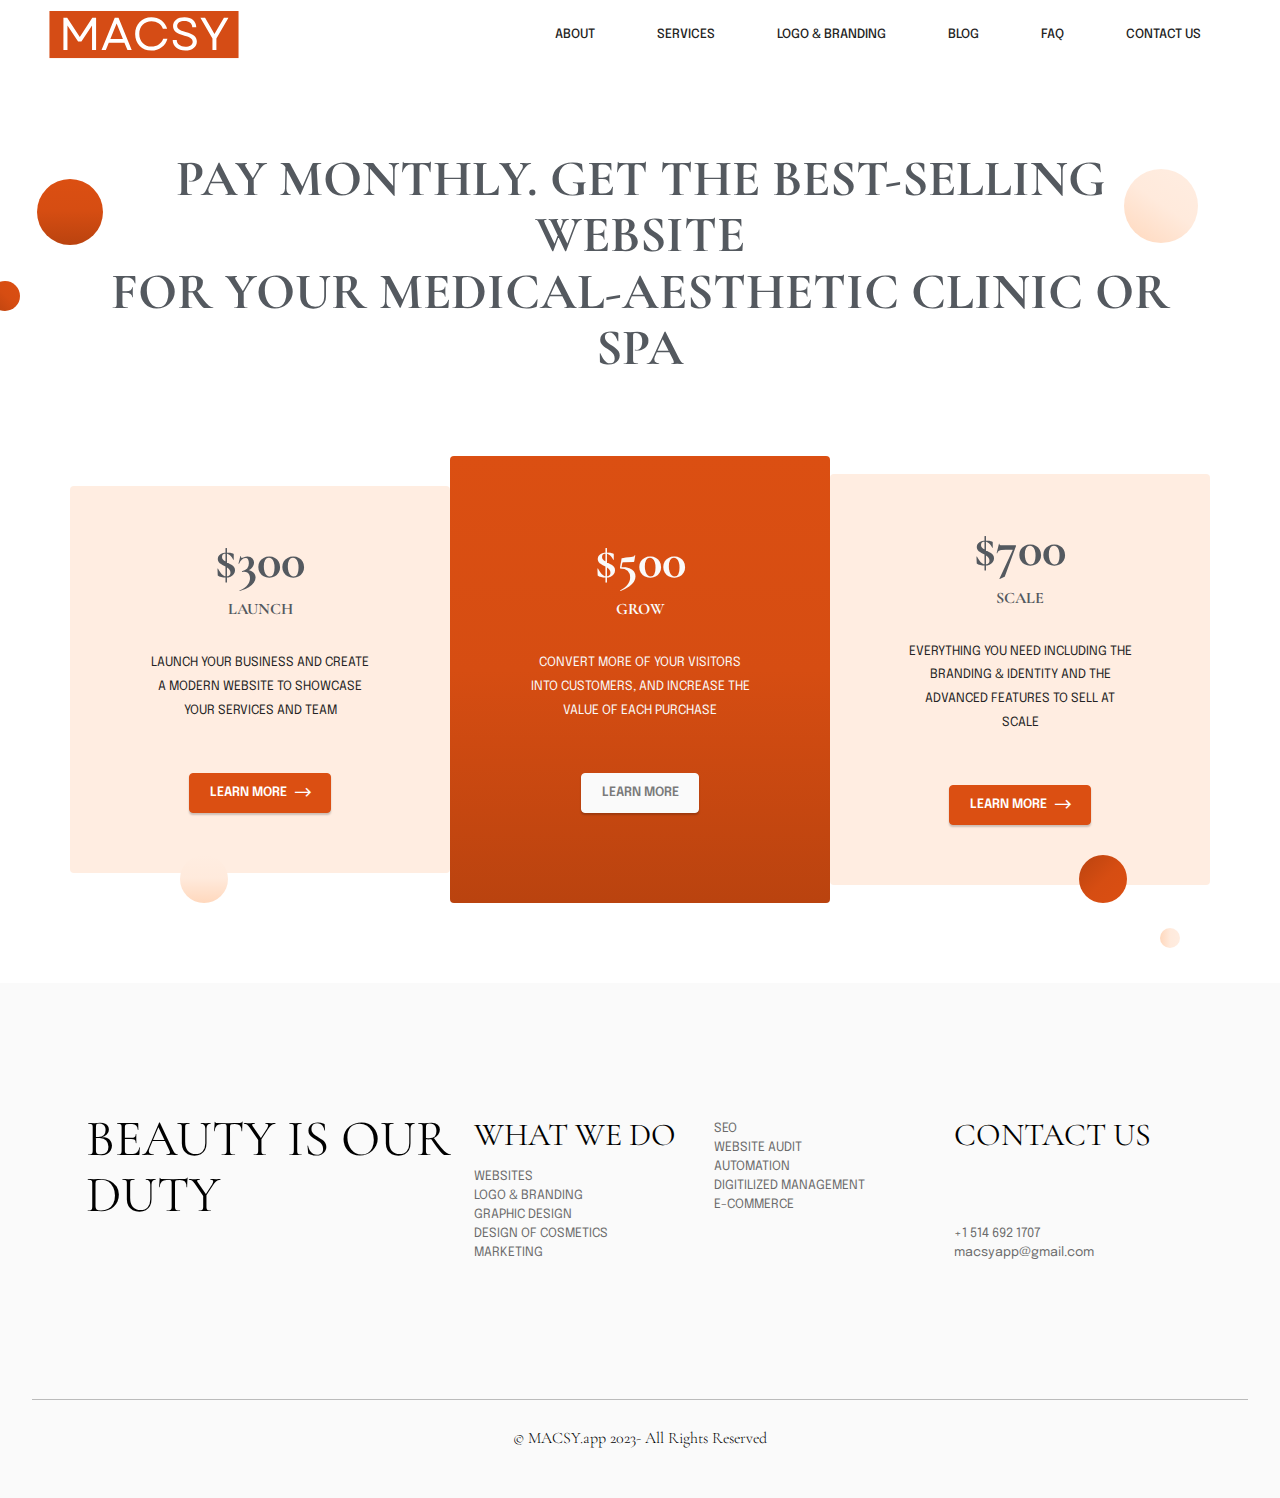
<file: page2.html>
<!DOCTYPE html>
<html  >
<head>
  
  <meta charset="UTF-8">
  <meta http-equiv="X-UA-Compatible" content="IE=edge">
  
  <meta name="viewport" content="width=device-width, initial-scale=1, minimum-scale=1">
  <link rel="shortcut icon" href="assets/images/black-white-simple-monochrome-initial-name-logo.svg" type="image/x-icon">
  <meta name="description" content="">
  
  
  <title>Plans</title>
  <link rel="stylesheet" href="assets/web/assets/mobirise-icons2/mobirise2.css">
  <link rel="stylesheet" href="assets/bootstrap/css/bootstrap.min.css">
  <link rel="stylesheet" href="assets/bootstrap/css/bootstrap-grid.min.css">
  <link rel="stylesheet" href="assets/bootstrap/css/bootstrap-reboot.min.css">
  <link rel="stylesheet" href="assets/smart-cart/minicart-theme.css">
  <link rel="stylesheet" href="assets/dropdown/css/style.css">
  <link rel="stylesheet" href="assets/theme/css/style.css">
  <link rel="preload" href="https://fonts.googleapis.com/css?family=Cormorant+Garamond:300,300i,400,400i,500,500i,600,600i,700,700i&display=swap" as="style" onload="this.onload=null;this.rel='stylesheet'">
  <noscript><link rel="stylesheet" href="https://fonts.googleapis.com/css?family=Cormorant+Garamond:300,300i,400,400i,500,500i,600,600i,700,700i&display=swap"></noscript>
  <link rel="preload" href="https://fonts.googleapis.com/css?family=Epilogue:100,200,300,400,500,600,700,800,900,100i,200i,300i,400i,500i,600i,700i,800i,900i&display=swap" as="style" onload="this.onload=null;this.rel='stylesheet'">
  <noscript><link rel="stylesheet" href="https://fonts.googleapis.com/css?family=Epilogue:100,200,300,400,500,600,700,800,900,100i,200i,300i,400i,500i,600i,700i,800i,900i&display=swap"></noscript>
  <link rel="preload" as="style" href="assets/mobirise/css/mbr-additional.css"><link rel="stylesheet" href="assets/mobirise/css/mbr-additional.css" type="text/css">

  
  
  
</head>
<body>
<script>var smartCartDefSettings = {"shopcart_top_offset":150,"side_offset":20,"site_width":1150,"shopcart_icon_color":"#ffffff","shopcart_back_color":"#14142b","shopcart_icon_size":50,"sc_count_color":"#14142b","sc_count_back_color":"#fedb01","sc_count_size":16,"buy_now":"Buy now","cart_title":"Your Cart","popup_button":"Add to Cart"};
                                </script>

<!-- Analytics -->
<!-- Google tag (gtag.js) -->
<script async src="https://www.googletagmanager.com/gtag/js?id=G-0MJR7QW7HK"></script>
<script>
  window.dataLayer = window.dataLayer || [];
  function gtag(){dataLayer.push(arguments);}
  gtag('js', new Date());

  gtag('config', 'G-0MJR7QW7HK');
</script>
<!-- /Analytics -->


  
  <section data-bs-version="5.1" class="menu1 cid-tvWJn8VD5t" once="menu" id="menu1-e">
    

    <nav class="navbar navbar-dropdown navbar-expand-lg">
        <div class="container-fluid">
            <div class="navbar-brand">
                <span class="navbar-logo">
                    <a href="index.html#header2-1">
                        <img src="assets/images/macsy.app.svg" alt="MACSY.app" style="height: 3rem;">
                    </a>
                </span>
                
            </div>
            <button class="navbar-toggler" type="button" data-toggle="collapse" data-bs-toggle="collapse" data-target="#navbarSupportedContent" data-bs-target="#navbarSupportedContent" aria-controls="navbarNavAltMarkup" aria-expanded="false" aria-label="Toggle navigation">
                <div class="hamburger">
                    <span></span>
                    <span></span>
                    <span></span>
                    <span></span>
                </div>
            </button>
            <div class="collapse navbar-collapse" id="navbarSupportedContent">
                <ul class="navbar-nav nav-dropdown nav-right" data-app-modern-menu="true"><li class="nav-item"><a class="nav-link link text-black text-primary display-4" href="index.html#features3-c">ABOUT</a></li>
                    <li class="nav-item"><a class="nav-link link text-black text-primary display-4" href="index.html#gallery3-a">SERVICES</a></li>
                    <li class="nav-item"><a class="nav-link link text-black text-primary display-4" href="page3.html#pricing1-12">LOGO &amp; BRANDING</a></li><li class="nav-item"><a class="nav-link link text-black text-primary display-4" href="page5.html#features5-1d">BLOG</a></li><li class="nav-item"><a class="nav-link link text-black text-primary display-4" href="FAQ.html#features5-26">FAQ</a></li>
                    <li class="nav-item"><a class="nav-link link text-black text-primary display-4" href="mailto:macsyapp@gmail.com">CONTACT US</a>
                    </li></ul>
            </div>
        </div>
    </nav>
</section>

<section data-bs-version="5.1" class="pricing1 firmm4_pricing1 cid-tvWJndj59B" id="pricing1-n">

    

    
    
    <div class="container">
        <div class="row">
            <div class="col-12 col">
                <div class="title_block">
                    
                    <h3 class="mbr-section-title mbr-fonts-style align-center mb-0 display-2"><strong>PAY MONTHLY. GET THE BEST-SELLING WEBSITE</strong><br><strong>FOR YOUR MEDICAL-AESTHETIC CLINIC OR SPA</strong><br></h3>
                </div>
            </div>
        </div>

        <div class="row no-gutters align-items-center">
            <div class="shape_wrap">
                <div class="shape_1 shape"></div>
                <div class="shape_2 shape"></div>
                <div class="shape_3 shape"></div>
                <div class="shape_4 shape"></div>
                <div class="shape_5 shape"></div>
                <div class="shape_6 shape"></div>
            </div>
            <div class="col-lg-4 col-md-4 col-12 onTheSides">
                <div class="card_wrap text-center">
                    <p class="card_price mbr-fonts-style display-2"><strong>$300</strong></p>
                    <h5 class="card_title mbr-fonts-style display-7"><strong>LAUNCH</strong></h5>
                    <div class="card_body">
                        <div class="mbr-fonts-style items_block display-4">
                            <p class="item">LAUNCH YOUR BUSINESS AND CREATE A MODERN WEBSITE TO SHOWCASE YOUR SERVICES AND TEAM</p>
                        </div>
                    </div>
                    <div class="mbr-section-btn"><a class="btn btn-sm btn-success display-4" href="mailto:macsyapp@gmail.com"><span class="mobi-mbri mobi-mbri-right mbr-iconfont mbr-iconfont-btn"></span>LEARN MORE</a></div>
                </div>
            </div>
            
            <div class="col-lg-4 col-md-4 col-12 middle text-white">
                <div class="card_wrap text-center">
                    <p class="card_price mbr-fonts-style display-2"><strong>$500</strong></p>
                    <h5 class="card_title mbr-fonts-style display-7"><strong>GROW</strong></h5>
                    <div class="card_body">
                        <div class="mbr-fonts-style items_block display-4">
                            <p class="item">CONVERT MORE OF YOUR VISITORS INTO CUSTOMERS, AND INCREASE THE VALUE OF EACH PURCHASE</p>
                        </div>
                    </div>
                    <div class="mbr-section-btn"><a class="btn btn-sm btn-white display-4" href="mailto:macsyapp@gmail.com">LEARN MORE</a></div>
                </div>
            </div>
            
            <div class="col-lg-4 col-md-4 col-12 onTheSides">
                <div class="card_wrap text-center">
                    <p class="card_price mbr-fonts-style display-2"><strong>$700</strong></p>
                    <h5 class="card_title mbr-fonts-style display-7"><strong>SCALE</strong></h5>
                    <div class="card_body">
                        <div class="mbr-fonts-style items_block display-4">
                            <p class="item">EVERYTHING YOU NEED INCLUDING THE BRANDING &amp; IDENTITY AND THE ADVANCED FEATURES TO SELL AT SCALE</p>
                        </div>
                    </div>
                    <div class="mbr-section-btn"><a class="btn btn-sm btn-success display-4" href="mailto:macsyapp@gmail.com"><span class="mobi-mbri mobi-mbri-right mbr-iconfont mbr-iconfont-btn"></span>LEARN MORE</a></div>
                </div>
            </div>
        </div>
    
        </div>
</section>

<section data-bs-version="5.1" class="list1 cid-twq1tXKfFK" id="list1-u">
    

    

    <div class="container">
        <div class="content">
            <div class="heading">
                <div class="heading-inner">
                    
                    <h2 class="mbr-section-title mbr-fonts-style display-2">
                        BEAUTY IS OUR DUTY</h2>
                </div>
            </div>

            <div class="cards">
                <div class="card">
                    
                    <h3 class="mbr-card-title mbr-fonts-style display-5">
                        WHAT WE DO
                    </h3>
                    <ul class="list mbr-fonts-style display-4">
                        <li class="mbr-card-text item-wrap">WEBSITES</li><li class="mbr-card-text item-wrap">LOGO &amp; BRANDING</li><li class="mbr-card-text item-wrap">GRAPHIC DESIGN</li><li class="mbr-card-text item-wrap">DESIGN OF COSMETICS</li><li class="mbr-card-text item-wrap">MARKETING</li>
                    </ul>
                </div>
                <div class="card">
                    
                    <h3 class="mbr-card-title mbr-fonts-style display-5"></h3>
                    <ul class="list mbr-fonts-style display-4">
                        <li class="mbr-card-text item-wrap">SEO</li><li class="mbr-card-text item-wrap">WEBSITE AUDIT</li><li class="mbr-card-text item-wrap">AUTOMATION</li><li class="mbr-card-text item-wrap">DIGITILIZED MANAGEMENT</li><li class="mbr-card-text item-wrap">E-COMMERCE</li>
                    </ul>
                </div>
                <div class="card">
                    
                    <h3 class="mbr-card-title mbr-fonts-style display-5">
                        CONTACT US</h3>
                    <ul class="list mbr-fonts-style display-4">
                        <li class="mbr-card-text item-wrap"><br></li><li class="mbr-card-text item-wrap"><br></li><li class="mbr-card-text item-wrap"><br></li><li class="mbr-card-text item-wrap">+1 514 692 1707</li><li class="mbr-card-text item-wrap">macsyapp@gmail.com</li>
                    </ul>
                </div>
            </div>
        </div>
    </div>
</section>

<section data-bs-version="5.1" class="footer2 cid-tvWJnfwZJQ" once="footers" id="footer2-q">
    

    

    <div class="container-fluid">
        <div class="content">
            
            <div class="text-wrap">
                
                
            </div>
        </div>

        <div class="footer-lower">
            <div class="media-container-row">
                <div class="col-md-12">
                    <hr>
                </div>
            </div>
            <div class="media-container-row">
                <div class="col-md-12 copyright">
                    <p class="mbr-text mbr-fonts-style display-7">
                        © MACSY.app 2023- All Rights Reserved
                    </p>
                </div>
            </div>
        </div>
    </div>

</section>


<script src="assets/bootstrap/js/bootstrap.bundle.min.js"></script>
  <script src="assets/smoothscroll/smooth-scroll.js"></script>
  <script src="assets/ytplayer/index.js"></script>
  <script src="assets/smart-cart/minicart.js"></script>
  <script src="assets/smart-cart/minicart-customizer.js"></script>
  <script src="assets/dropdown/js/navbar-dropdown.js"></script>
  <script src="assets/theme/js/script.js"></script>
  
  
  
</body>
</html>
</file>
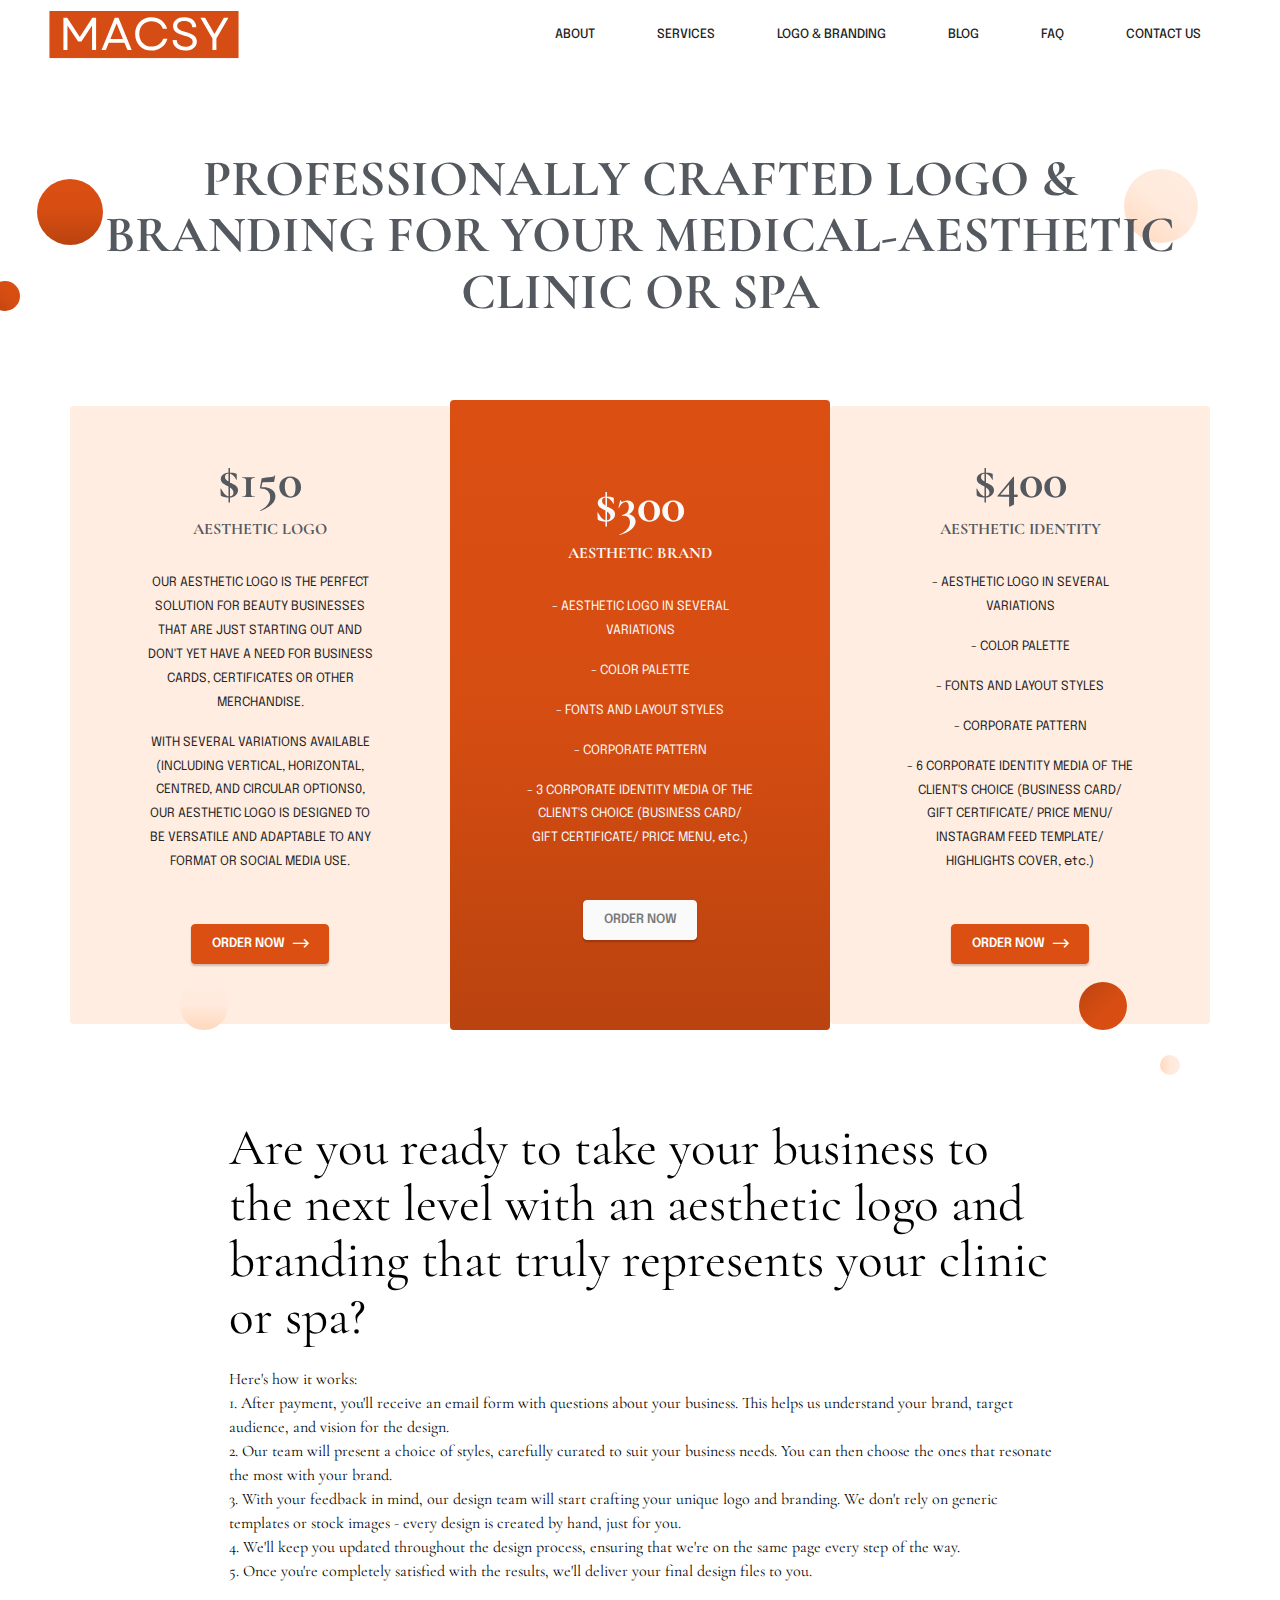
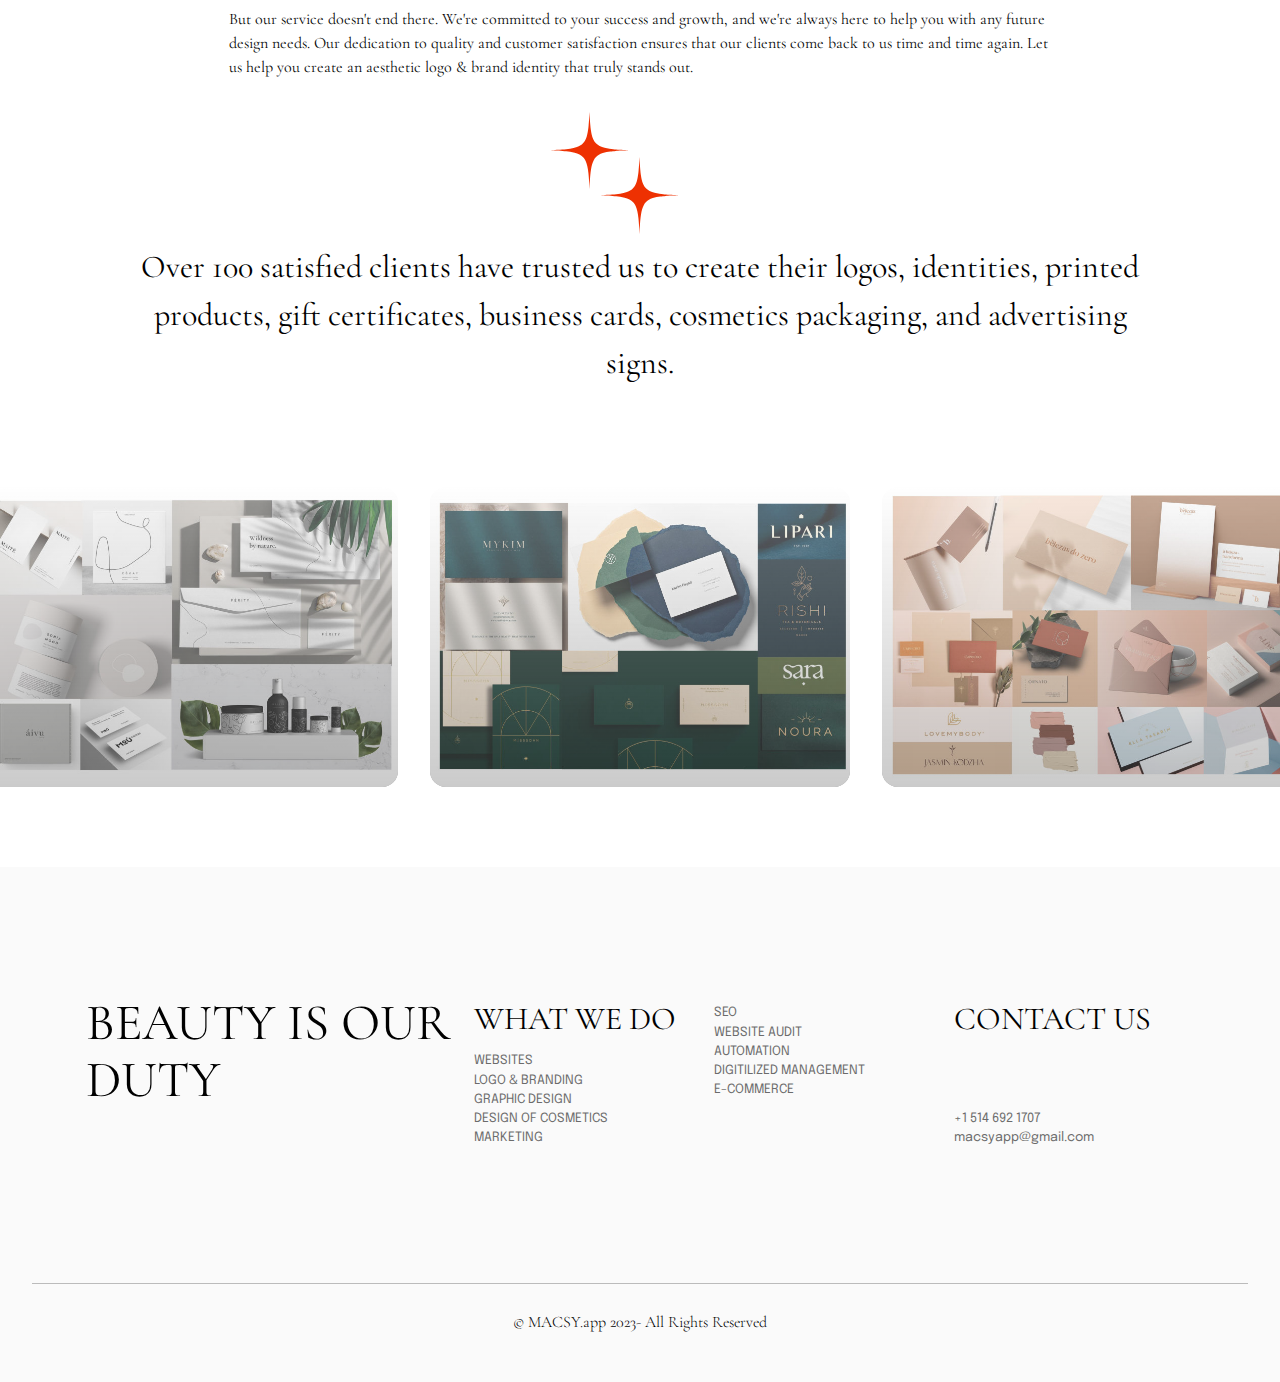
<file: page3.html>
<!DOCTYPE html>
<html  >
<head>
  
  <meta charset="UTF-8">
  <meta http-equiv="X-UA-Compatible" content="IE=edge">
  
  <meta name="viewport" content="width=device-width, initial-scale=1, minimum-scale=1">
  <link rel="shortcut icon" href="assets/images/black-white-simple-monochrome-initial-name-logo.svg" type="image/x-icon">
  <meta name="description" content="">
  
  
  <title>Logo&amp;Design</title>
  <link rel="stylesheet" href="assets/web/assets/mobirise-icons2/mobirise2.css">
  <link rel="stylesheet" href="assets/bootstrap/css/bootstrap.min.css">
  <link rel="stylesheet" href="assets/bootstrap/css/bootstrap-grid.min.css">
  <link rel="stylesheet" href="assets/bootstrap/css/bootstrap-reboot.min.css">
  <link rel="stylesheet" href="assets/smart-cart/minicart-theme.css">
  <link rel="stylesheet" href="assets/dropdown/css/style.css">
  <link rel="stylesheet" href="assets/theme/css/style.css">
  <link rel="preload" href="https://fonts.googleapis.com/css?family=Cormorant+Garamond:300,300i,400,400i,500,500i,600,600i,700,700i&display=swap" as="style" onload="this.onload=null;this.rel='stylesheet'">
  <noscript><link rel="stylesheet" href="https://fonts.googleapis.com/css?family=Cormorant+Garamond:300,300i,400,400i,500,500i,600,600i,700,700i&display=swap"></noscript>
  <link rel="preload" href="https://fonts.googleapis.com/css?family=Epilogue:100,200,300,400,500,600,700,800,900,100i,200i,300i,400i,500i,600i,700i,800i,900i&display=swap" as="style" onload="this.onload=null;this.rel='stylesheet'">
  <noscript><link rel="stylesheet" href="https://fonts.googleapis.com/css?family=Epilogue:100,200,300,400,500,600,700,800,900,100i,200i,300i,400i,500i,600i,700i,800i,900i&display=swap"></noscript>
  <link rel="preload" as="style" href="assets/mobirise/css/mbr-additional.css"><link rel="stylesheet" href="assets/mobirise/css/mbr-additional.css" type="text/css">

  
  
  
</head>
<body>
<script>var smartCartDefSettings = {"shopcart_top_offset":150,"side_offset":20,"site_width":1150,"shopcart_icon_color":"#ffffff","shopcart_back_color":"#14142b","shopcart_icon_size":50,"sc_count_color":"#14142b","sc_count_back_color":"#fedb01","sc_count_size":16,"buy_now":"Buy now","cart_title":"Your Cart","popup_button":"Add to Cart"};
                                </script>

<!-- Analytics -->
<!-- Google tag (gtag.js) -->
<script async src="https://www.googletagmanager.com/gtag/js?id=G-0MJR7QW7HK"></script>
<script>
  window.dataLayer = window.dataLayer || [];
  function gtag(){dataLayer.push(arguments);}
  gtag('js', new Date());

  gtag('config', 'G-0MJR7QW7HK');
</script>
<!-- /Analytics -->


  
  <section data-bs-version="5.1" class="menu1 cid-tzlEA4w5Df" once="menu" id="menu1-11">
    

    <nav class="navbar navbar-dropdown navbar-expand-lg">
        <div class="container-fluid">
            <div class="navbar-brand">
                <span class="navbar-logo">
                    <a href="index.html#header2-1">
                        <img src="assets/images/macsy.app.svg" alt="MACSY.app" style="height: 3rem;">
                    </a>
                </span>
                
            </div>
            <button class="navbar-toggler" type="button" data-toggle="collapse" data-bs-toggle="collapse" data-target="#navbarSupportedContent" data-bs-target="#navbarSupportedContent" aria-controls="navbarNavAltMarkup" aria-expanded="false" aria-label="Toggle navigation">
                <div class="hamburger">
                    <span></span>
                    <span></span>
                    <span></span>
                    <span></span>
                </div>
            </button>
            <div class="collapse navbar-collapse" id="navbarSupportedContent">
                <ul class="navbar-nav nav-dropdown nav-right" data-app-modern-menu="true"><li class="nav-item"><a class="nav-link link text-black text-primary display-4" href="index.html#features3-c">ABOUT</a></li>
                    <li class="nav-item"><a class="nav-link link text-black text-primary display-4" href="index.html#gallery3-a">SERVICES</a></li>
                    <li class="nav-item"><a class="nav-link link text-black text-primary display-4" href="page3.html#pricing1-12">LOGO &amp; BRANDING</a></li><li class="nav-item"><a class="nav-link link text-black text-primary display-4" href="page5.html#features5-1d">BLOG</a></li><li class="nav-item"><a class="nav-link link text-black text-primary display-4" href="FAQ.html#features5-26">FAQ</a></li>
                    <li class="nav-item"><a class="nav-link link text-black text-primary display-4" href="mailto:macsyapp@gmail.com">CONTACT US</a>
                    </li></ul>
            </div>
        </div>
    </nav>
</section>

<section data-bs-version="5.1" class="pricing1 firmm4_pricing1 cid-tzlEA685cM" id="pricing1-12">

    

    
    
    <div class="container">
        <div class="row">
            <div class="col-12 col">
                <div class="title_block">
                    
                    <h3 class="mbr-section-title mbr-fonts-style align-center mb-0 display-2"><strong>PROFESSIONALLY CRAFTED LOGO &amp; BRANDING FOR YOUR MEDICAL-AESTHETIC CLINIC OR SPA</strong><br></h3>
                </div>
            </div>
        </div>

        <div class="row no-gutters align-items-center">
            <div class="shape_wrap">
                <div class="shape_1 shape"></div>
                <div class="shape_2 shape"></div>
                <div class="shape_3 shape"></div>
                <div class="shape_4 shape"></div>
                <div class="shape_5 shape"></div>
                <div class="shape_6 shape"></div>
            </div>
            <div class="col-lg-4 col-md-4 col-12 onTheSides">
                <div class="card_wrap text-center">
                    <p class="card_price mbr-fonts-style display-2"><strong>$150</strong></p>
                    <h5 class="card_title mbr-fonts-style display-7"><strong>AESTHETIC LOGO</strong></h5>
                    <div class="card_body">
                        <div class="mbr-fonts-style items_block display-4">
                            <p class="item">OUR AESTHETIC LOGO IS THE PERFECT SOLUTION FOR BEAUTY BUSINESSES THAT ARE JUST STARTING OUT AND DON'T YET HAVE A NEED FOR BUSINESS CARDS, CERTIFICATES OR OTHER MERCHANDISE.</p><p class="item">WITH SEVERAL VARIATIONS AVAILABLE (INCLUDING VERTICAL, HORIZONTAL, CENTRED, AND CIRCULAR OPTIONS0, OUR AESTHETIC LOGO IS DESIGNED TO BE VERSATILE AND ADAPTABLE TO ANY FORMAT OR SOCIAL MEDIA USE.</p>
                        </div>
                    </div>
                    <div class="mbr-section-btn"><a class="btn btn-sm btn-success display-4" href="https://p.electricblaze.com/stripe/buy?cmdsm=_cart&amount=150.00&item_name=AESTHETIC%20LOGO&currency_code=USD&dataShop=smartCart&account=acct_1MlcrbIaAaLhqK88&sign=YdsECrFG0gtZfsqvkfMFAPLm-Yt06Eh_E49bpividBY"><span class="mobi-mbri mobi-mbri-right mbr-iconfont mbr-iconfont-btn"></span>ORDER NOW</a></div>
                </div>
            </div>
            
            <div class="col-lg-4 col-md-4 col-12 middle text-white">
                <div class="card_wrap text-center">
                    <p class="card_price mbr-fonts-style display-2"><strong>$300</strong></p>
                    <h5 class="card_title mbr-fonts-style display-7"><strong>AESTHETIC BRAND</strong></h5>
                    <div class="card_body">
                        <div class="mbr-fonts-style items_block display-4">
                            <p class="item">- AESTHETIC LOGO IN SEVERAL VARIATIONS</p><p class="item">- COLOR PALETTE</p><p class="item">- FONTS AND LAYOUT STYLES</p><p class="item">- CORPORATE PATTERN</p><p class="item">- 3 CORPORATE IDENTITY MEDIA OF THE CLIENT'S CHOICE (BUSINESS CARD/ GIFT CERTIFICATE/ PRICE MENU, etc.)</p>
                        </div>
                    </div>
                    <div class="mbr-section-btn"><a class="btn btn-sm btn-white display-4" href="https://p.electricblaze.com/stripe/buy?cmdsm=_cart&amount=150.00&item_name=AESTHETIC%20BRAND&currency_code=USD&dataShop=smartCart&account=acct_1MlcrbIaAaLhqK88&sign=LsZMa_BGAyFoJ_JU6ngKTvL4gqdjdSmZKuVUvlj8-TU">ORDER NOW</a></div>
                </div>
            </div>
            
            <div class="col-lg-4 col-md-4 col-12 onTheSides">
                <div class="card_wrap text-center">
                    <p class="card_price mbr-fonts-style display-2"><strong>$400</strong></p>
                    <h5 class="card_title mbr-fonts-style display-7"><strong>AESTHETIC IDENTITY</strong></h5>
                    <div class="card_body">
                        <div class="mbr-fonts-style items_block display-4">
                            <p class="item">- AESTHETIC LOGO IN SEVERAL VARIATIONS</p><p class="item"><span style="font-size: 0.8rem;">- COLOR PALETTE</span></p><p class="item">- FONTS AND LAYOUT STYLES</p><p class="item">- CORPORATE PATTERN</p><p class="item">- 6 CORPORATE IDENTITY MEDIA OF THE CLIENT'S CHOICE (BUSINESS CARD/ GIFT CERTIFICATE/ PRICE MENU/ INSTAGRAM FEED TEMPLATE/ HIGHLIGHTS COVER, etc.)</p>
                        </div>
                    </div>
                    <div class="mbr-section-btn"><a class="btn btn-sm btn-success display-4" href="https://p.electricblaze.com/stripe/buy?cmdsm=_cart&amount=400.00&item_name=AESTHETIC%20IDENTITY&currency_code=USD&dataShop=smartCart&account=acct_1MlcrbIaAaLhqK88&sign=wniUOsUU8iM2G6p7J3wLWXAYDroSxxhlgjoKlaCPuUk"><span class="mobi-mbri mobi-mbri-right mbr-iconfont mbr-iconfont-btn"></span>ORDER NOW</a></div>
                </div>
            </div>
        </div>
    
        </div>
</section>

<section data-bs-version="5.1" class="article2 cid-tAv6kg96fC" id="article2-23">

	

	

	<div class="container">
		<div class="row justify-content-center">
			<div class="col-12 col-lg-9">
				

				<div class="text-wrap">
					
					<h2 class="mbr-section-title mbr-fonts-style display-2">Are you ready to take your business to the next level with an aesthetic logo and branding that truly represents your clinic or spa?</h2>
					<p class="mbr-text mbr-fonts-style display-7">Here's how it works:<br>1. After payment, you'll receive an email form with questions about your business. This helps us understand your brand, target audience, and vision for the design.<br>2. Our team will present a choice of styles, carefully curated to suit your business needs. You can then choose the ones that resonate the most with your brand.<br>3. With your feedback in mind, our design team will start crafting your unique logo and branding. We don't rely on generic templates or stock images - every design is created by hand, just for you.<br>4. We'll keep you updated throughout the design process, ensuring that we're on the same page every step of the way.<br>5. Once you're completely satisfied with the results, we'll deliver your final design files to you.<br><br>But our service doesn't end there. We're committed to your success and growth, and we're always here to help you with any future design needs. Our dedication to quality and customer satisfaction ensures that our clients come back to us time and time again. Let us help you create an aesthetic logo &amp; brand identity that truly stands out.</p>
				</div>
			</div>
		</div>
	</div>
</section>

<section data-bs-version="5.1" class="features5 cid-tzlNNirjj8" id="features5-17">
    

    

    <div class="container-fluid">
        <div class="row justify-content-center align-items-center">
            <div class="col-12 col-lg-10">
                <div class="align-center content">
                    <div class="animation-box">
                        <svg class="star" x="0px" y="0px" width="78px" height="78px" viewBox="0 0 78 78" enable-background="new 0 0 78 78" xml:space="preserve">
                            <path d="M0.942,38.113L0,38.188l0.748,0.065  c1.039,0.08,3.079,0.135,4.118,0.19c1.026,0.057,2.053,0.106,3.079,0.173c1.224,0.079,2.448,0.166,3.671,0.265  c1.223,0.1,2.446,0.199,3.666,0.335c1.292,0.144,2.58,0.316,3.866,0.502c1.524,0.219,3.031,0.523,4.52,0.92  c1.665,0.442,3.283,1.008,4.808,1.819c1.382,0.735,2.624,1.654,3.685,2.811c1.042,1.135,1.848,2.423,2.49,3.819  c0.719,1.561,1.219,3.194,1.612,4.862c0.3,1.271,0.545,2.556,0.726,3.85c0.151,1.083,0.295,2.168,0.422,3.255  c0.103,0.876,0.179,1.755,0.257,2.634c0.082,0.925,0.157,1.851,0.225,2.776c0.065,0.893,0.119,1.787,0.173,2.681  c0.064,1.066,0.125,2.132,0.184,3.198c0.049,0.859,0.089,2.36,0.133,3.22L38.455,77l0.104-1.627c0.043-0.852,0.085-2.318,0.13-3.146  c0.048-0.888,0.095-1.775,0.146-2.663c0.06-0.985,0.118-1.973,0.188-2.958c0.08-1.078,0.168-2.155,0.266-3.232  c0.088-0.971,0.176-1.942,0.295-2.91c0.148-1.197,0.319-2.393,0.504-3.585c0.23-1.488,0.549-2.959,0.961-4.409  c0.428-1.502,0.967-2.961,1.707-4.342c1.141-2.135,2.719-3.864,4.781-5.144c1.333-0.826,2.764-1.435,4.253-1.913  c2.478-0.798,5.028-1.248,7.603-1.588c0.835-0.109,1.672-0.204,2.509-0.292c0.924-0.097,1.85-0.184,2.773-0.263  c0.774-0.066,1.548-0.12,2.322-0.174c0.926-0.064,1.853-0.129,2.779-0.185c1.118-0.066,3.313-0.124,4.432-0.184  c0.681-0.037,1.363-0.071,2.045-0.106c0-0.005,0.065-0.007,0.187-0.021c0.021-0.003,0.561-0.07,0.561-0.07s-0.42-0.056-0.581-0.065  c-0.074-0.004-0.39-0.026-0.393-0.026c-1.079-0.055-2.159-0.105-3.238-0.163c-1.021-0.055-3.114-0.107-4.133-0.175  c-1.205-0.08-2.409-0.169-3.612-0.266c-0.952-0.074-1.904-0.151-2.854-0.255c-1.259-0.139-2.516-0.293-3.771-0.463  c-1.617-0.219-3.221-0.521-4.802-0.925c-1.733-0.44-3.421-1.007-5.015-1.833c-1.25-0.649-2.395-1.448-3.399-2.439  c-1.205-1.188-2.125-2.575-2.845-4.1c-0.799-1.694-1.335-3.476-1.752-5.296c-0.271-1.177-0.488-2.364-0.664-3.558  c-0.135-0.912-0.254-1.826-0.363-2.742c-0.098-0.836-0.179-1.675-0.257-2.514c-0.081-0.865-0.155-1.731-0.222-2.597  c-0.066-0.853-0.121-1.707-0.174-2.561c-0.069-1.079-0.135-2.158-0.193-3.237c-0.069-1.252-0.131-2.504-0.193-3.756  C38.518,0.813,38.502,0.406,38.483,0c-0.045,0.262-0.058,0.525-0.071,0.788c-0.066,1.332-0.129,2.663-0.201,3.994  c-0.056,1.04-0.121,2.079-0.186,3.118c-0.057,0.9-0.111,1.801-0.18,2.7c-0.078,1.019-0.167,2.036-0.263,3.053  c-0.088,0.931-0.175,1.862-0.297,2.79c-0.162,1.223-0.342,2.443-0.543,3.66c-0.256,1.538-0.61,3.055-1.076,4.544  c-0.435,1.39-0.978,2.734-1.702,4.002c-1.097,1.92-2.565,3.487-4.433,4.676c-1.136,0.723-2.35,1.284-3.615,1.737  c-2.219,0.795-4.514,1.282-6.839,1.628c-1.265,0.188-2.536,0.347-3.808,0.485c-1.392,0.151-2.786,0.273-4.181,0.385  c-1.282,0.103-2.567,0.18-3.852,0.255c-1.721,0.1-4.443,0.187-6.165,0.28c-0.04,0.001-0.078,0.01-0.118,0.015">
                            </path>
                        </svg>
                        <svg class="star" x="0px" y="0px" width="78px" height="78px" viewBox="0 0 78 78" enable-background="new 0 0 78 78" xml:space="preserve">
                            <path d="M0.942,38.113L0,38.188l0.748,0.065  c1.039,0.08,3.079,0.135,4.118,0.19c1.026,0.057,2.053,0.106,3.079,0.173c1.224,0.079,2.448,0.166,3.671,0.265  c1.223,0.1,2.446,0.199,3.666,0.335c1.292,0.144,2.58,0.316,3.866,0.502c1.524,0.219,3.031,0.523,4.52,0.92  c1.665,0.442,3.283,1.008,4.808,1.819c1.382,0.735,2.624,1.654,3.685,2.811c1.042,1.135,1.848,2.423,2.49,3.819  c0.719,1.561,1.219,3.194,1.612,4.862c0.3,1.271,0.545,2.556,0.726,3.85c0.151,1.083,0.295,2.168,0.422,3.255  c0.103,0.876,0.179,1.755,0.257,2.634c0.082,0.925,0.157,1.851,0.225,2.776c0.065,0.893,0.119,1.787,0.173,2.681  c0.064,1.066,0.125,2.132,0.184,3.198c0.049,0.859,0.089,2.36,0.133,3.22L38.455,77l0.104-1.627c0.043-0.852,0.085-2.318,0.13-3.146  c0.048-0.888,0.095-1.775,0.146-2.663c0.06-0.985,0.118-1.973,0.188-2.958c0.08-1.078,0.168-2.155,0.266-3.232  c0.088-0.971,0.176-1.942,0.295-2.91c0.148-1.197,0.319-2.393,0.504-3.585c0.23-1.488,0.549-2.959,0.961-4.409  c0.428-1.502,0.967-2.961,1.707-4.342c1.141-2.135,2.719-3.864,4.781-5.144c1.333-0.826,2.764-1.435,4.253-1.913  c2.478-0.798,5.028-1.248,7.603-1.588c0.835-0.109,1.672-0.204,2.509-0.292c0.924-0.097,1.85-0.184,2.773-0.263  c0.774-0.066,1.548-0.12,2.322-0.174c0.926-0.064,1.853-0.129,2.779-0.185c1.118-0.066,3.313-0.124,4.432-0.184  c0.681-0.037,1.363-0.071,2.045-0.106c0-0.005,0.065-0.007,0.187-0.021c0.021-0.003,0.561-0.07,0.561-0.07s-0.42-0.056-0.581-0.065  c-0.074-0.004-0.39-0.026-0.393-0.026c-1.079-0.055-2.159-0.105-3.238-0.163c-1.021-0.055-3.114-0.107-4.133-0.175  c-1.205-0.08-2.409-0.169-3.612-0.266c-0.952-0.074-1.904-0.151-2.854-0.255c-1.259-0.139-2.516-0.293-3.771-0.463  c-1.617-0.219-3.221-0.521-4.802-0.925c-1.733-0.44-3.421-1.007-5.015-1.833c-1.25-0.649-2.395-1.448-3.399-2.439  c-1.205-1.188-2.125-2.575-2.845-4.1c-0.799-1.694-1.335-3.476-1.752-5.296c-0.271-1.177-0.488-2.364-0.664-3.558  c-0.135-0.912-0.254-1.826-0.363-2.742c-0.098-0.836-0.179-1.675-0.257-2.514c-0.081-0.865-0.155-1.731-0.222-2.597  c-0.066-0.853-0.121-1.707-0.174-2.561c-0.069-1.079-0.135-2.158-0.193-3.237c-0.069-1.252-0.131-2.504-0.193-3.756  C38.518,0.813,38.502,0.406,38.483,0c-0.045,0.262-0.058,0.525-0.071,0.788c-0.066,1.332-0.129,2.663-0.201,3.994  c-0.056,1.04-0.121,2.079-0.186,3.118c-0.057,0.9-0.111,1.801-0.18,2.7c-0.078,1.019-0.167,2.036-0.263,3.053  c-0.088,0.931-0.175,1.862-0.297,2.79c-0.162,1.223-0.342,2.443-0.543,3.66c-0.256,1.538-0.61,3.055-1.076,4.544  c-0.435,1.39-0.978,2.734-1.702,4.002c-1.097,1.92-2.565,3.487-4.433,4.676c-1.136,0.723-2.35,1.284-3.615,1.737  c-2.219,0.795-4.514,1.282-6.839,1.628c-1.265,0.188-2.536,0.347-3.808,0.485c-1.392,0.151-2.786,0.273-4.181,0.385  c-1.282,0.103-2.567,0.18-3.852,0.255c-1.721,0.1-4.443,0.187-6.165,0.28c-0.04,0.001-0.078,0.01-0.118,0.015">
                            </path>
                        </svg>
                        <svg class="star" x="0px" y="0px" width="78px" height="78px" viewBox="0 0 78 78" enable-background="new 0 0 78 78" xml:space="preserve">
                            <path d="M0.942,38.113L0,38.188l0.748,0.065  c1.039,0.08,3.079,0.135,4.118,0.19c1.026,0.057,2.053,0.106,3.079,0.173c1.224,0.079,2.448,0.166,3.671,0.265  c1.223,0.1,2.446,0.199,3.666,0.335c1.292,0.144,2.58,0.316,3.866,0.502c1.524,0.219,3.031,0.523,4.52,0.92  c1.665,0.442,3.283,1.008,4.808,1.819c1.382,0.735,2.624,1.654,3.685,2.811c1.042,1.135,1.848,2.423,2.49,3.819  c0.719,1.561,1.219,3.194,1.612,4.862c0.3,1.271,0.545,2.556,0.726,3.85c0.151,1.083,0.295,2.168,0.422,3.255  c0.103,0.876,0.179,1.755,0.257,2.634c0.082,0.925,0.157,1.851,0.225,2.776c0.065,0.893,0.119,1.787,0.173,2.681  c0.064,1.066,0.125,2.132,0.184,3.198c0.049,0.859,0.089,2.36,0.133,3.22L38.455,77l0.104-1.627c0.043-0.852,0.085-2.318,0.13-3.146  c0.048-0.888,0.095-1.775,0.146-2.663c0.06-0.985,0.118-1.973,0.188-2.958c0.08-1.078,0.168-2.155,0.266-3.232  c0.088-0.971,0.176-1.942,0.295-2.91c0.148-1.197,0.319-2.393,0.504-3.585c0.23-1.488,0.549-2.959,0.961-4.409  c0.428-1.502,0.967-2.961,1.707-4.342c1.141-2.135,2.719-3.864,4.781-5.144c1.333-0.826,2.764-1.435,4.253-1.913  c2.478-0.798,5.028-1.248,7.603-1.588c0.835-0.109,1.672-0.204,2.509-0.292c0.924-0.097,1.85-0.184,2.773-0.263  c0.774-0.066,1.548-0.12,2.322-0.174c0.926-0.064,1.853-0.129,2.779-0.185c1.118-0.066,3.313-0.124,4.432-0.184  c0.681-0.037,1.363-0.071,2.045-0.106c0-0.005,0.065-0.007,0.187-0.021c0.021-0.003,0.561-0.07,0.561-0.07s-0.42-0.056-0.581-0.065  c-0.074-0.004-0.39-0.026-0.393-0.026c-1.079-0.055-2.159-0.105-3.238-0.163c-1.021-0.055-3.114-0.107-4.133-0.175  c-1.205-0.08-2.409-0.169-3.612-0.266c-0.952-0.074-1.904-0.151-2.854-0.255c-1.259-0.139-2.516-0.293-3.771-0.463  c-1.617-0.219-3.221-0.521-4.802-0.925c-1.733-0.44-3.421-1.007-5.015-1.833c-1.25-0.649-2.395-1.448-3.399-2.439  c-1.205-1.188-2.125-2.575-2.845-4.1c-0.799-1.694-1.335-3.476-1.752-5.296c-0.271-1.177-0.488-2.364-0.664-3.558  c-0.135-0.912-0.254-1.826-0.363-2.742c-0.098-0.836-0.179-1.675-0.257-2.514c-0.081-0.865-0.155-1.731-0.222-2.597  c-0.066-0.853-0.121-1.707-0.174-2.561c-0.069-1.079-0.135-2.158-0.193-3.237c-0.069-1.252-0.131-2.504-0.193-3.756  C38.518,0.813,38.502,0.406,38.483,0c-0.045,0.262-0.058,0.525-0.071,0.788c-0.066,1.332-0.129,2.663-0.201,3.994  c-0.056,1.04-0.121,2.079-0.186,3.118c-0.057,0.9-0.111,1.801-0.18,2.7c-0.078,1.019-0.167,2.036-0.263,3.053  c-0.088,0.931-0.175,1.862-0.297,2.79c-0.162,1.223-0.342,2.443-0.543,3.66c-0.256,1.538-0.61,3.055-1.076,4.544  c-0.435,1.39-0.978,2.734-1.702,4.002c-1.097,1.92-2.565,3.487-4.433,4.676c-1.136,0.723-2.35,1.284-3.615,1.737  c-2.219,0.795-4.514,1.282-6.839,1.628c-1.265,0.188-2.536,0.347-3.808,0.485c-1.392,0.151-2.786,0.273-4.181,0.385  c-1.282,0.103-2.567,0.18-3.852,0.255c-1.721,0.1-4.443,0.187-6.165,0.28c-0.04,0.001-0.078,0.01-0.118,0.015">
                            </path>
                        </svg>
                    </div>
                    <h2 class="mbr-section-title mbr-fonts-style align-center display-5">Over 100 satisfied clients have trusted us to create their logos, identities, printed products, gift certificates, business cards, cosmetics packaging, and advertising signs.</h2>
                    
                </div>
            </div>
        </div>
    </div>
</section>

<section data-bs-version="5.1" class="slider2 mbr-embla cid-tzlLG5Pavb" id="slider2-16">
    

    
    
    <div class="position-relative">
        <div class="embla" data-skip-snaps="true" data-align="center" data-contain-scroll="trimSnaps" data-loop="true" data-auto-play="true" data-auto-play-interval="2" data-draggable="true">
            <div class="embla__viewport container-fluid">
                <div class="embla__container">
                    <div class="embla__slide slider-image item" style="margin-left: 1rem; margin-right: 1rem;">
                        <div class="card-wrap">
                            <img src="assets/images/0008-840x594.jpg" alt="Images">
                            
                        </div>
                    </div>
                    <div class="embla__slide slider-image item" style="margin-left: 1rem; margin-right: 1rem;">
                        <div class="card-wrap">
                            <img src="assets/images/0003-840x594.jpg" alt="Images">
                            
                        </div>
                    </div>
                    <div class="embla__slide slider-image item" style="margin-left: 1rem; margin-right: 1rem;">
                        <div class="card-wrap">
                            <img src="assets/images/0005-840x594.jpg" alt="Images">
                            
                        </div>
                    </div>
                    <div class="embla__slide slider-image item" style="margin-left: 1rem; margin-right: 1rem;">
                        <div class="card-wrap">
                            <img src="assets/images/0002-840x594.jpg" alt="Images">
                            
                        </div>
                    </div>
                    <div class="embla__slide slider-image item" style="margin-left: 1rem; margin-right: 1rem;">
                        <div class="card-wrap">
                            <img src="assets/images/0007-840x594.jpg" alt="Images">
                            
                        </div>
                    </div>
                    <div class="embla__slide slider-image item" style="margin-left: 1rem; margin-right: 1rem;">
                        <div class="card-wrap">
                            <img src="assets/images/0001-840x594.jpg" alt="Images">
                            
                        </div>
                    </div>
                </div>
            </div>
            <button class="embla__button embla__button--prev">
                <span class="mobi-mbri mobi-mbri-arrow-prev mbr-iconfont" aria-hidden="true"></span>
                <span class="sr-only visually-hidden visually-hidden">Previous</span>
            </button>
            <button class="embla__button embla__button--next">
                <span class="mobi-mbri mobi-mbri-arrow-next mbr-iconfont" aria-hidden="true"></span>
                <span class="sr-only visually-hidden visually-hidden">Next</span>
            </button>
        </div>
    </div>
</section>

<section data-bs-version="5.1" class="list1 cid-tzlEA6CWsH" id="list1-13">
    

    

    <div class="container">
        <div class="content">
            <div class="heading">
                <div class="heading-inner">
                    
                    <h2 class="mbr-section-title mbr-fonts-style display-2">
                        BEAUTY IS OUR DUTY</h2>
                </div>
            </div>

            <div class="cards">
                <div class="card">
                    
                    <h3 class="mbr-card-title mbr-fonts-style display-5">
                        WHAT WE DO
                    </h3>
                    <ul class="list mbr-fonts-style display-4">
                        <li class="mbr-card-text item-wrap">WEBSITES</li><li class="mbr-card-text item-wrap">LOGO &amp; BRANDING</li><li class="mbr-card-text item-wrap">GRAPHIC DESIGN</li><li class="mbr-card-text item-wrap">DESIGN OF COSMETICS</li><li class="mbr-card-text item-wrap">MARKETING</li>
                    </ul>
                </div>
                <div class="card">
                    
                    <h3 class="mbr-card-title mbr-fonts-style display-5"></h3>
                    <ul class="list mbr-fonts-style display-4">
                        <li class="mbr-card-text item-wrap">SEO</li><li class="mbr-card-text item-wrap">WEBSITE AUDIT</li><li class="mbr-card-text item-wrap">AUTOMATION</li><li class="mbr-card-text item-wrap">DIGITILIZED MANAGEMENT</li><li class="mbr-card-text item-wrap">E-COMMERCE</li>
                    </ul>
                </div>
                <div class="card">
                    
                    <h3 class="mbr-card-title mbr-fonts-style display-5">
                        CONTACT US</h3>
                    <ul class="list mbr-fonts-style display-4">
                        <li class="mbr-card-text item-wrap"><br></li><li class="mbr-card-text item-wrap"><br></li><li class="mbr-card-text item-wrap"><br></li><li class="mbr-card-text item-wrap">+1 514 692 1707</li><li class="mbr-card-text item-wrap">macsyapp@gmail.com</li>
                    </ul>
                </div>
            </div>
        </div>
    </div>
</section>

<section data-bs-version="5.1" class="footer2 cid-tzlEA6Y3F7" once="footers" id="footer2-14">
    

    

    <div class="container-fluid">
        <div class="content">
            
            <div class="text-wrap">
                
                
            </div>
        </div>

        <div class="footer-lower">
            <div class="media-container-row">
                <div class="col-md-12">
                    <hr>
                </div>
            </div>
            <div class="media-container-row">
                <div class="col-md-12 copyright">
                    <p class="mbr-text mbr-fonts-style display-7">
                        © MACSY.app 2023- All Rights Reserved
                    </p>
                </div>
            </div>
        </div>
    </div>

</section>


<script src="assets/bootstrap/js/bootstrap.bundle.min.js"></script>
  <script src="assets/smoothscroll/smooth-scroll.js"></script>
  <script src="assets/ytplayer/index.js"></script>
  <script src="assets/smart-cart/minicart.js"></script>
  <script src="assets/smart-cart/minicart-customizer.js"></script>
  <script src="assets/dropdown/js/navbar-dropdown.js"></script>
  <script src="assets/embla/embla.min.js"></script>
  <script src="assets/embla/script.js"></script>
  <script src="assets/theme/js/script.js"></script>
  
  
  
</body>
</html>
</file>
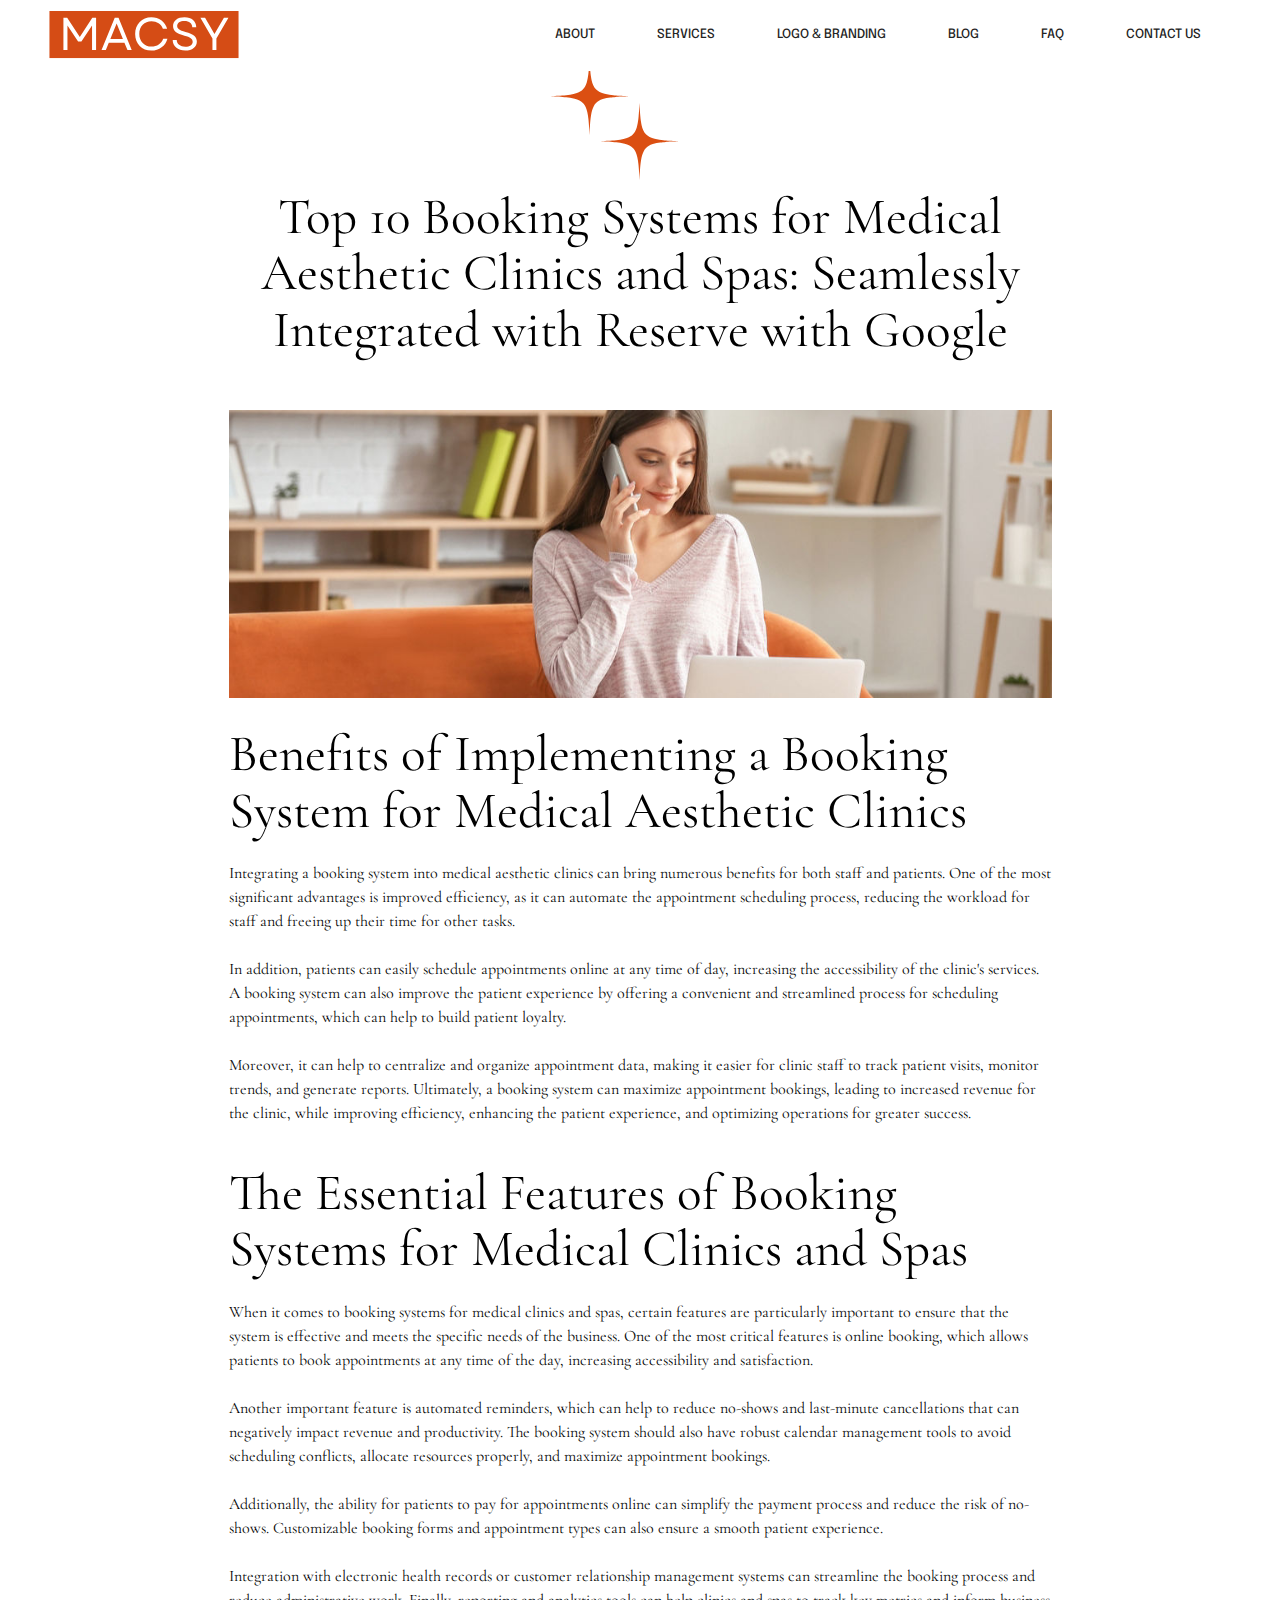
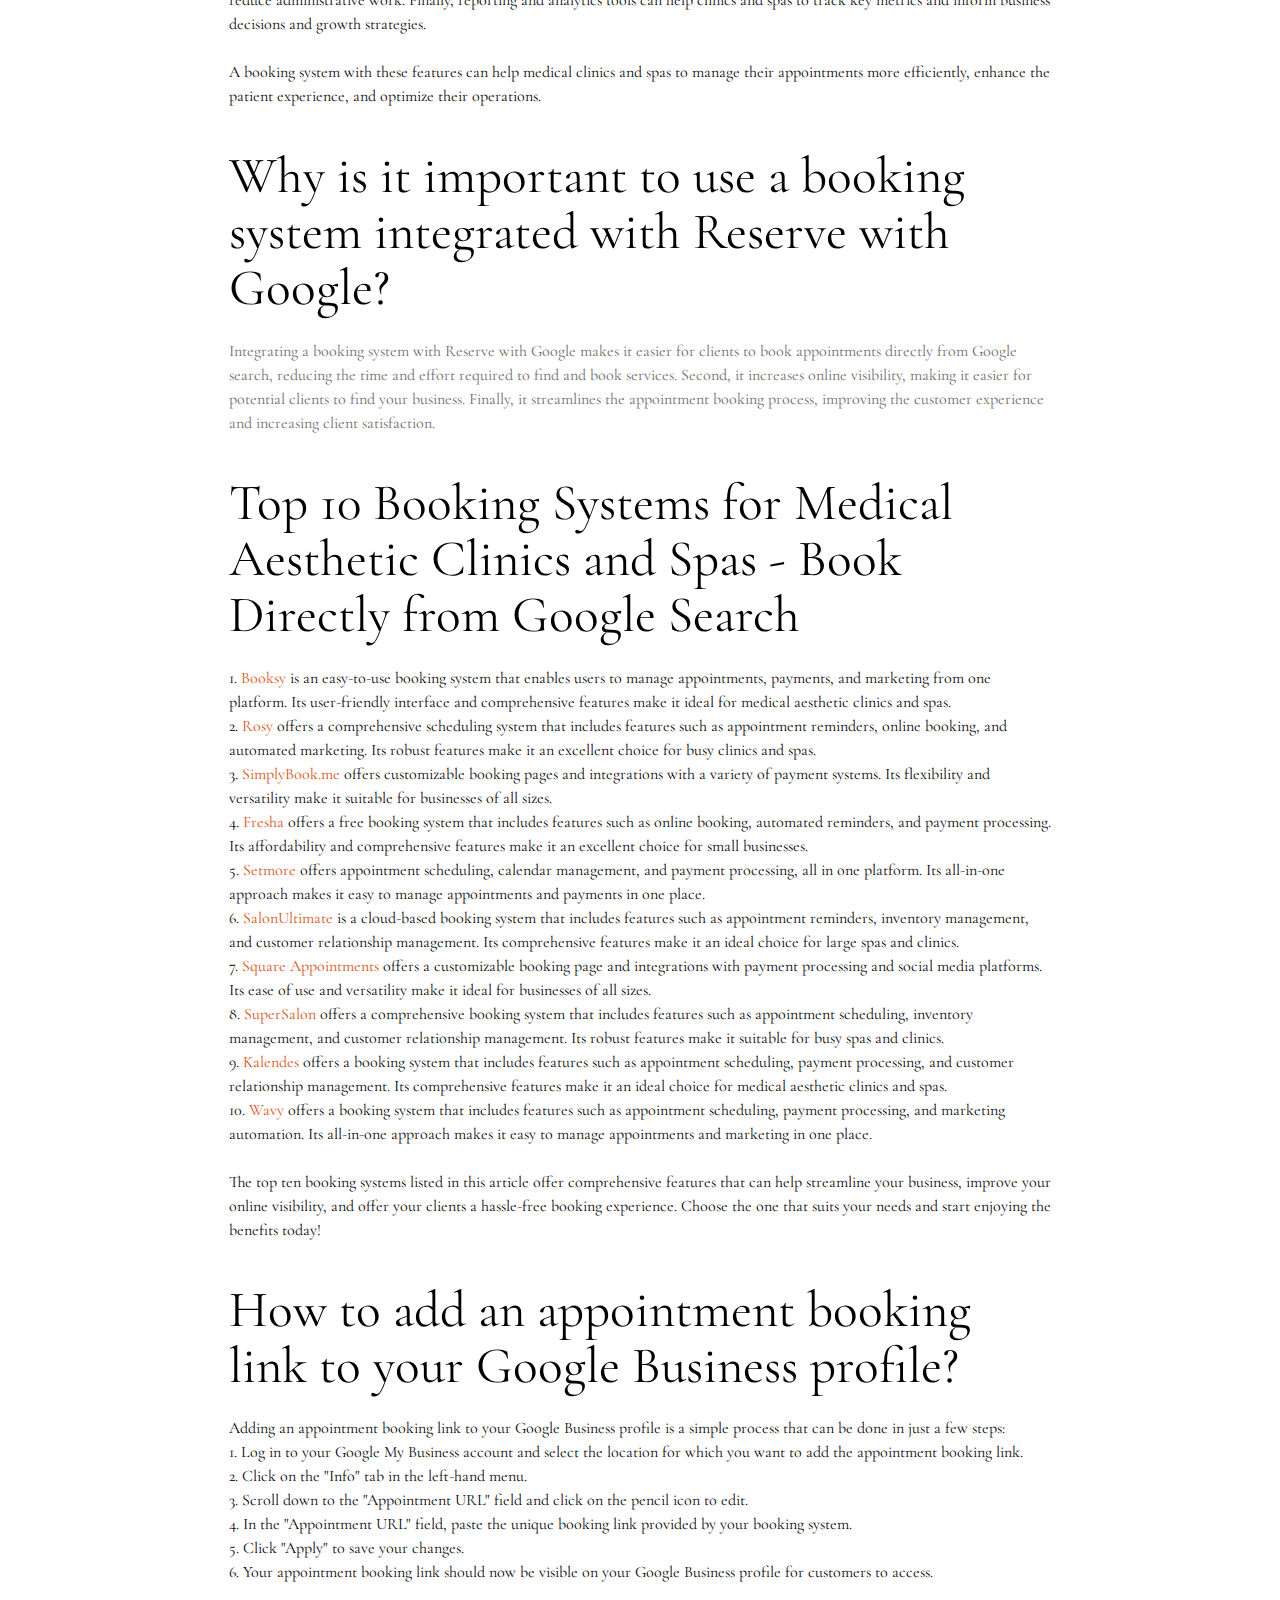
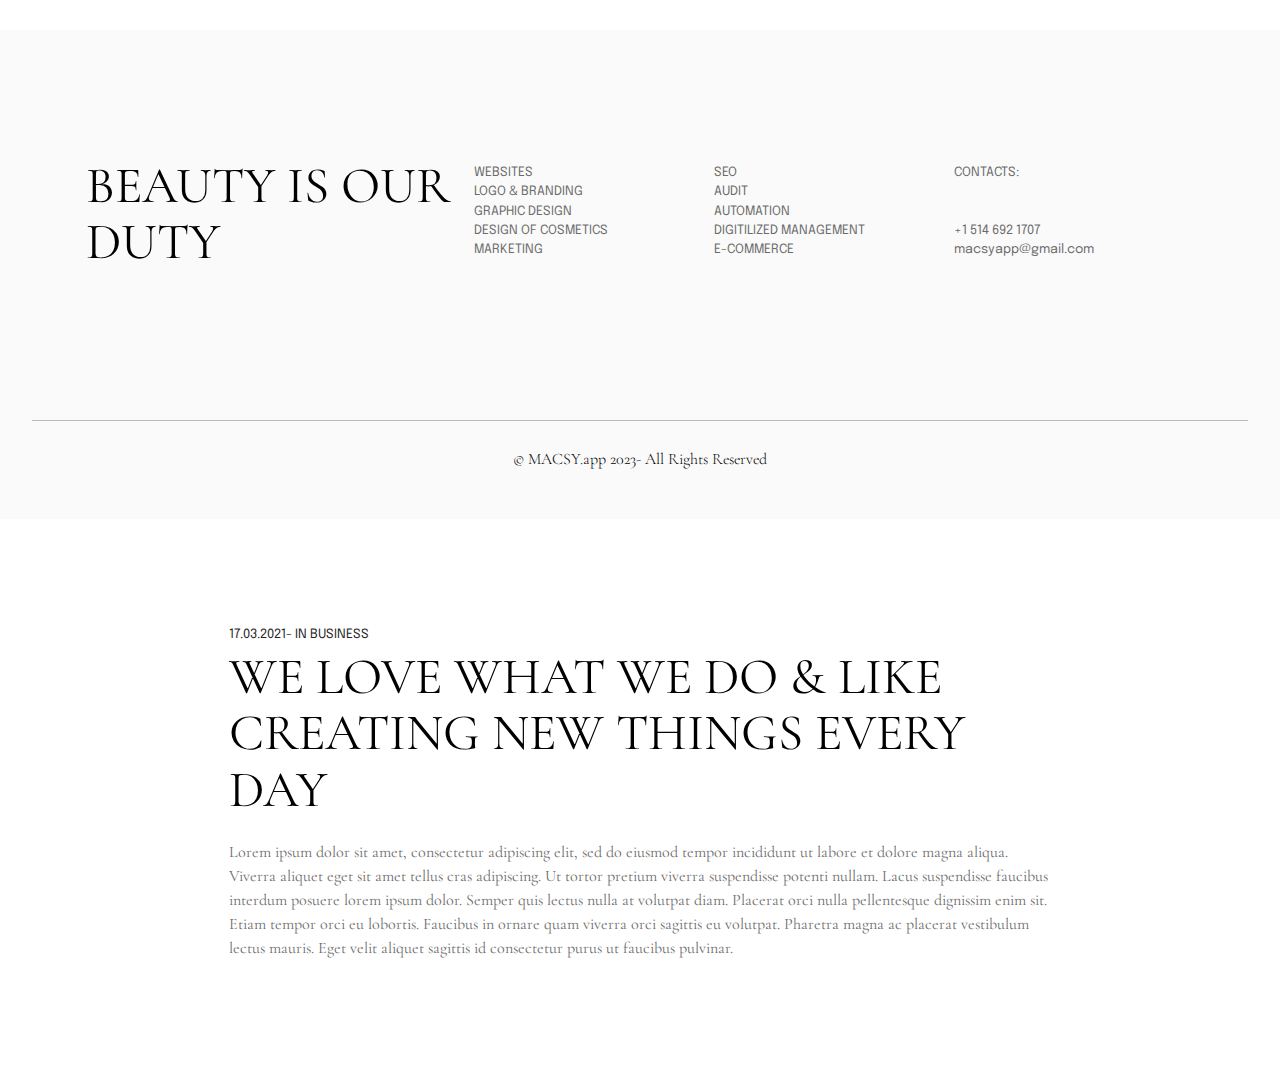
<file: page4.html>
<!DOCTYPE html>
<html  >
<head>
  
  <meta charset="UTF-8">
  <meta http-equiv="X-UA-Compatible" content="IE=edge">
  
  <meta name="twitter:card" content="summary_large_image"/>
  <meta name="twitter:image:src" content="assets/images/page4-meta.jpg">
  <meta property="og:image" content="assets/images/page4-meta.jpg">
  <meta name="twitter:title" content="Top 10 Booking Systems for Medical Aesthetic Clinics and Spas">
  <meta name="viewport" content="width=device-width, initial-scale=1, minimum-scale=1">
  <link rel="shortcut icon" href="assets/images/black-white-simple-monochrome-initial-name-logo.svg" type="image/x-icon">
  <meta name="description" content="Beautiful websites for beautiful businesses, with easy monthly payments. MACSY.app specializes in creating beautiful, effective websites for medical aesthetic clinics and spas.">
  
  
  <title>Top 10 Booking Systems for Medical Aesthetic Clinics and Spas</title>
  <link rel="stylesheet" href="assets/bootstrap/css/bootstrap.min.css">
  <link rel="stylesheet" href="assets/bootstrap/css/bootstrap-grid.min.css">
  <link rel="stylesheet" href="assets/bootstrap/css/bootstrap-reboot.min.css">
  <link rel="stylesheet" href="assets/smart-cart/minicart-theme.css">
  <link rel="stylesheet" href="assets/dropdown/css/style.css">
  <link rel="stylesheet" href="assets/theme/css/style.css">
  <link rel="preload" href="https://fonts.googleapis.com/css?family=Cormorant+Garamond:300,300i,400,400i,500,500i,600,600i,700,700i&display=swap" as="style" onload="this.onload=null;this.rel='stylesheet'">
  <noscript><link rel="stylesheet" href="https://fonts.googleapis.com/css?family=Cormorant+Garamond:300,300i,400,400i,500,500i,600,600i,700,700i&display=swap"></noscript>
  <link rel="preload" href="https://fonts.googleapis.com/css?family=Epilogue:100,200,300,400,500,600,700,800,900,100i,200i,300i,400i,500i,600i,700i,800i,900i&display=swap" as="style" onload="this.onload=null;this.rel='stylesheet'">
  <noscript><link rel="stylesheet" href="https://fonts.googleapis.com/css?family=Epilogue:100,200,300,400,500,600,700,800,900,100i,200i,300i,400i,500i,600i,700i,800i,900i&display=swap"></noscript>
  <link rel="preload" as="style" href="assets/mobirise/css/mbr-additional.css"><link rel="stylesheet" href="assets/mobirise/css/mbr-additional.css" type="text/css">

  
  
  
</head>
<body>
<script>var smartCartDefSettings = {"shopcart_top_offset":150,"side_offset":20,"site_width":1150,"shopcart_icon_color":"#ffffff","shopcart_back_color":"#14142b","shopcart_icon_size":50,"sc_count_color":"#14142b","sc_count_back_color":"#fedb01","sc_count_size":16,"buy_now":"Buy now","cart_title":"Your Cart","popup_button":"Add to Cart"};
                                </script>

<!-- Analytics -->
<!-- Google tag (gtag.js) -->
<script async src="https://www.googletagmanager.com/gtag/js?id=G-0MJR7QW7HK"></script>
<script>
  window.dataLayer = window.dataLayer || [];
  function gtag(){dataLayer.push(arguments);}
  gtag('js', new Date());

  gtag('config', 'G-0MJR7QW7HK');
</script>
<!-- /Analytics -->


  
  <section data-bs-version="5.1" class="menu1 cid-tAp0zO8JR0" once="menu" id="menu1-1o">
    

    <nav class="navbar navbar-dropdown navbar-expand-lg">
        <div class="container-fluid">
            <div class="navbar-brand">
                <span class="navbar-logo">
                    <a href="index.html#header2-1">
                        <img src="assets/images/macsy.app.svg" alt="MACSY.app" style="height: 3rem;">
                    </a>
                </span>
                
            </div>
            <button class="navbar-toggler" type="button" data-toggle="collapse" data-bs-toggle="collapse" data-target="#navbarSupportedContent" data-bs-target="#navbarSupportedContent" aria-controls="navbarNavAltMarkup" aria-expanded="false" aria-label="Toggle navigation">
                <div class="hamburger">
                    <span></span>
                    <span></span>
                    <span></span>
                    <span></span>
                </div>
            </button>
            <div class="collapse navbar-collapse" id="navbarSupportedContent">
                <ul class="navbar-nav nav-dropdown nav-right" data-app-modern-menu="true"><li class="nav-item"><a class="nav-link link text-black text-primary display-4" href="index.html#features3-c">ABOUT</a></li>
                    <li class="nav-item"><a class="nav-link link text-black text-primary display-4" href="index.html#gallery3-a">SERVICES</a></li>
                    <li class="nav-item"><a class="nav-link link text-black text-primary display-4" href="page3.html#pricing1-12">LOGO &amp; BRANDING</a></li><li class="nav-item"><a class="nav-link link text-black text-primary display-4" href="page5.html#features5-1d">BLOG</a></li><li class="nav-item"><a class="nav-link link text-black text-primary display-4" href="FAQ.html#features5-26">FAQ</a></li>
                    <li class="nav-item"><a class="nav-link link text-black text-primary display-4" href="mailto:macsyapp@gmail.com">CONTACT US</a>
                    </li></ul>
            </div>
        </div>
    </nav>
</section>

<section data-bs-version="5.1" class="features5 cid-tAp0zPD14Q" id="features5-1p">
    

    

    <div class="container-fluid">
        <div class="row justify-content-center align-items-center">
            <div class="col-12 col-lg-9">
                <div class="align-center content">
                    <div class="animation-box">
                        <svg class="star" x="0px" y="0px" width="78px" height="78px" viewBox="0 0 78 78" enable-background="new 0 0 78 78" xml:space="preserve">
                            <path d="M0.942,38.113L0,38.188l0.748,0.065  c1.039,0.08,3.079,0.135,4.118,0.19c1.026,0.057,2.053,0.106,3.079,0.173c1.224,0.079,2.448,0.166,3.671,0.265  c1.223,0.1,2.446,0.199,3.666,0.335c1.292,0.144,2.58,0.316,3.866,0.502c1.524,0.219,3.031,0.523,4.52,0.92  c1.665,0.442,3.283,1.008,4.808,1.819c1.382,0.735,2.624,1.654,3.685,2.811c1.042,1.135,1.848,2.423,2.49,3.819  c0.719,1.561,1.219,3.194,1.612,4.862c0.3,1.271,0.545,2.556,0.726,3.85c0.151,1.083,0.295,2.168,0.422,3.255  c0.103,0.876,0.179,1.755,0.257,2.634c0.082,0.925,0.157,1.851,0.225,2.776c0.065,0.893,0.119,1.787,0.173,2.681  c0.064,1.066,0.125,2.132,0.184,3.198c0.049,0.859,0.089,2.36,0.133,3.22L38.455,77l0.104-1.627c0.043-0.852,0.085-2.318,0.13-3.146  c0.048-0.888,0.095-1.775,0.146-2.663c0.06-0.985,0.118-1.973,0.188-2.958c0.08-1.078,0.168-2.155,0.266-3.232  c0.088-0.971,0.176-1.942,0.295-2.91c0.148-1.197,0.319-2.393,0.504-3.585c0.23-1.488,0.549-2.959,0.961-4.409  c0.428-1.502,0.967-2.961,1.707-4.342c1.141-2.135,2.719-3.864,4.781-5.144c1.333-0.826,2.764-1.435,4.253-1.913  c2.478-0.798,5.028-1.248,7.603-1.588c0.835-0.109,1.672-0.204,2.509-0.292c0.924-0.097,1.85-0.184,2.773-0.263  c0.774-0.066,1.548-0.12,2.322-0.174c0.926-0.064,1.853-0.129,2.779-0.185c1.118-0.066,3.313-0.124,4.432-0.184  c0.681-0.037,1.363-0.071,2.045-0.106c0-0.005,0.065-0.007,0.187-0.021c0.021-0.003,0.561-0.07,0.561-0.07s-0.42-0.056-0.581-0.065  c-0.074-0.004-0.39-0.026-0.393-0.026c-1.079-0.055-2.159-0.105-3.238-0.163c-1.021-0.055-3.114-0.107-4.133-0.175  c-1.205-0.08-2.409-0.169-3.612-0.266c-0.952-0.074-1.904-0.151-2.854-0.255c-1.259-0.139-2.516-0.293-3.771-0.463  c-1.617-0.219-3.221-0.521-4.802-0.925c-1.733-0.44-3.421-1.007-5.015-1.833c-1.25-0.649-2.395-1.448-3.399-2.439  c-1.205-1.188-2.125-2.575-2.845-4.1c-0.799-1.694-1.335-3.476-1.752-5.296c-0.271-1.177-0.488-2.364-0.664-3.558  c-0.135-0.912-0.254-1.826-0.363-2.742c-0.098-0.836-0.179-1.675-0.257-2.514c-0.081-0.865-0.155-1.731-0.222-2.597  c-0.066-0.853-0.121-1.707-0.174-2.561c-0.069-1.079-0.135-2.158-0.193-3.237c-0.069-1.252-0.131-2.504-0.193-3.756  C38.518,0.813,38.502,0.406,38.483,0c-0.045,0.262-0.058,0.525-0.071,0.788c-0.066,1.332-0.129,2.663-0.201,3.994  c-0.056,1.04-0.121,2.079-0.186,3.118c-0.057,0.9-0.111,1.801-0.18,2.7c-0.078,1.019-0.167,2.036-0.263,3.053  c-0.088,0.931-0.175,1.862-0.297,2.79c-0.162,1.223-0.342,2.443-0.543,3.66c-0.256,1.538-0.61,3.055-1.076,4.544  c-0.435,1.39-0.978,2.734-1.702,4.002c-1.097,1.92-2.565,3.487-4.433,4.676c-1.136,0.723-2.35,1.284-3.615,1.737  c-2.219,0.795-4.514,1.282-6.839,1.628c-1.265,0.188-2.536,0.347-3.808,0.485c-1.392,0.151-2.786,0.273-4.181,0.385  c-1.282,0.103-2.567,0.18-3.852,0.255c-1.721,0.1-4.443,0.187-6.165,0.28c-0.04,0.001-0.078,0.01-0.118,0.015">
                            </path>
                        </svg>
                        <svg class="star" x="0px" y="0px" width="78px" height="78px" viewBox="0 0 78 78" enable-background="new 0 0 78 78" xml:space="preserve">
                            <path d="M0.942,38.113L0,38.188l0.748,0.065  c1.039,0.08,3.079,0.135,4.118,0.19c1.026,0.057,2.053,0.106,3.079,0.173c1.224,0.079,2.448,0.166,3.671,0.265  c1.223,0.1,2.446,0.199,3.666,0.335c1.292,0.144,2.58,0.316,3.866,0.502c1.524,0.219,3.031,0.523,4.52,0.92  c1.665,0.442,3.283,1.008,4.808,1.819c1.382,0.735,2.624,1.654,3.685,2.811c1.042,1.135,1.848,2.423,2.49,3.819  c0.719,1.561,1.219,3.194,1.612,4.862c0.3,1.271,0.545,2.556,0.726,3.85c0.151,1.083,0.295,2.168,0.422,3.255  c0.103,0.876,0.179,1.755,0.257,2.634c0.082,0.925,0.157,1.851,0.225,2.776c0.065,0.893,0.119,1.787,0.173,2.681  c0.064,1.066,0.125,2.132,0.184,3.198c0.049,0.859,0.089,2.36,0.133,3.22L38.455,77l0.104-1.627c0.043-0.852,0.085-2.318,0.13-3.146  c0.048-0.888,0.095-1.775,0.146-2.663c0.06-0.985,0.118-1.973,0.188-2.958c0.08-1.078,0.168-2.155,0.266-3.232  c0.088-0.971,0.176-1.942,0.295-2.91c0.148-1.197,0.319-2.393,0.504-3.585c0.23-1.488,0.549-2.959,0.961-4.409  c0.428-1.502,0.967-2.961,1.707-4.342c1.141-2.135,2.719-3.864,4.781-5.144c1.333-0.826,2.764-1.435,4.253-1.913  c2.478-0.798,5.028-1.248,7.603-1.588c0.835-0.109,1.672-0.204,2.509-0.292c0.924-0.097,1.85-0.184,2.773-0.263  c0.774-0.066,1.548-0.12,2.322-0.174c0.926-0.064,1.853-0.129,2.779-0.185c1.118-0.066,3.313-0.124,4.432-0.184  c0.681-0.037,1.363-0.071,2.045-0.106c0-0.005,0.065-0.007,0.187-0.021c0.021-0.003,0.561-0.07,0.561-0.07s-0.42-0.056-0.581-0.065  c-0.074-0.004-0.39-0.026-0.393-0.026c-1.079-0.055-2.159-0.105-3.238-0.163c-1.021-0.055-3.114-0.107-4.133-0.175  c-1.205-0.08-2.409-0.169-3.612-0.266c-0.952-0.074-1.904-0.151-2.854-0.255c-1.259-0.139-2.516-0.293-3.771-0.463  c-1.617-0.219-3.221-0.521-4.802-0.925c-1.733-0.44-3.421-1.007-5.015-1.833c-1.25-0.649-2.395-1.448-3.399-2.439  c-1.205-1.188-2.125-2.575-2.845-4.1c-0.799-1.694-1.335-3.476-1.752-5.296c-0.271-1.177-0.488-2.364-0.664-3.558  c-0.135-0.912-0.254-1.826-0.363-2.742c-0.098-0.836-0.179-1.675-0.257-2.514c-0.081-0.865-0.155-1.731-0.222-2.597  c-0.066-0.853-0.121-1.707-0.174-2.561c-0.069-1.079-0.135-2.158-0.193-3.237c-0.069-1.252-0.131-2.504-0.193-3.756  C38.518,0.813,38.502,0.406,38.483,0c-0.045,0.262-0.058,0.525-0.071,0.788c-0.066,1.332-0.129,2.663-0.201,3.994  c-0.056,1.04-0.121,2.079-0.186,3.118c-0.057,0.9-0.111,1.801-0.18,2.7c-0.078,1.019-0.167,2.036-0.263,3.053  c-0.088,0.931-0.175,1.862-0.297,2.79c-0.162,1.223-0.342,2.443-0.543,3.66c-0.256,1.538-0.61,3.055-1.076,4.544  c-0.435,1.39-0.978,2.734-1.702,4.002c-1.097,1.92-2.565,3.487-4.433,4.676c-1.136,0.723-2.35,1.284-3.615,1.737  c-2.219,0.795-4.514,1.282-6.839,1.628c-1.265,0.188-2.536,0.347-3.808,0.485c-1.392,0.151-2.786,0.273-4.181,0.385  c-1.282,0.103-2.567,0.18-3.852,0.255c-1.721,0.1-4.443,0.187-6.165,0.28c-0.04,0.001-0.078,0.01-0.118,0.015">
                            </path>
                        </svg>
                        <svg class="star" x="0px" y="0px" width="78px" height="78px" viewBox="0 0 78 78" enable-background="new 0 0 78 78" xml:space="preserve">
                            <path d="M0.942,38.113L0,38.188l0.748,0.065  c1.039,0.08,3.079,0.135,4.118,0.19c1.026,0.057,2.053,0.106,3.079,0.173c1.224,0.079,2.448,0.166,3.671,0.265  c1.223,0.1,2.446,0.199,3.666,0.335c1.292,0.144,2.58,0.316,3.866,0.502c1.524,0.219,3.031,0.523,4.52,0.92  c1.665,0.442,3.283,1.008,4.808,1.819c1.382,0.735,2.624,1.654,3.685,2.811c1.042,1.135,1.848,2.423,2.49,3.819  c0.719,1.561,1.219,3.194,1.612,4.862c0.3,1.271,0.545,2.556,0.726,3.85c0.151,1.083,0.295,2.168,0.422,3.255  c0.103,0.876,0.179,1.755,0.257,2.634c0.082,0.925,0.157,1.851,0.225,2.776c0.065,0.893,0.119,1.787,0.173,2.681  c0.064,1.066,0.125,2.132,0.184,3.198c0.049,0.859,0.089,2.36,0.133,3.22L38.455,77l0.104-1.627c0.043-0.852,0.085-2.318,0.13-3.146  c0.048-0.888,0.095-1.775,0.146-2.663c0.06-0.985,0.118-1.973,0.188-2.958c0.08-1.078,0.168-2.155,0.266-3.232  c0.088-0.971,0.176-1.942,0.295-2.91c0.148-1.197,0.319-2.393,0.504-3.585c0.23-1.488,0.549-2.959,0.961-4.409  c0.428-1.502,0.967-2.961,1.707-4.342c1.141-2.135,2.719-3.864,4.781-5.144c1.333-0.826,2.764-1.435,4.253-1.913  c2.478-0.798,5.028-1.248,7.603-1.588c0.835-0.109,1.672-0.204,2.509-0.292c0.924-0.097,1.85-0.184,2.773-0.263  c0.774-0.066,1.548-0.12,2.322-0.174c0.926-0.064,1.853-0.129,2.779-0.185c1.118-0.066,3.313-0.124,4.432-0.184  c0.681-0.037,1.363-0.071,2.045-0.106c0-0.005,0.065-0.007,0.187-0.021c0.021-0.003,0.561-0.07,0.561-0.07s-0.42-0.056-0.581-0.065  c-0.074-0.004-0.39-0.026-0.393-0.026c-1.079-0.055-2.159-0.105-3.238-0.163c-1.021-0.055-3.114-0.107-4.133-0.175  c-1.205-0.08-2.409-0.169-3.612-0.266c-0.952-0.074-1.904-0.151-2.854-0.255c-1.259-0.139-2.516-0.293-3.771-0.463  c-1.617-0.219-3.221-0.521-4.802-0.925c-1.733-0.44-3.421-1.007-5.015-1.833c-1.25-0.649-2.395-1.448-3.399-2.439  c-1.205-1.188-2.125-2.575-2.845-4.1c-0.799-1.694-1.335-3.476-1.752-5.296c-0.271-1.177-0.488-2.364-0.664-3.558  c-0.135-0.912-0.254-1.826-0.363-2.742c-0.098-0.836-0.179-1.675-0.257-2.514c-0.081-0.865-0.155-1.731-0.222-2.597  c-0.066-0.853-0.121-1.707-0.174-2.561c-0.069-1.079-0.135-2.158-0.193-3.237c-0.069-1.252-0.131-2.504-0.193-3.756  C38.518,0.813,38.502,0.406,38.483,0c-0.045,0.262-0.058,0.525-0.071,0.788c-0.066,1.332-0.129,2.663-0.201,3.994  c-0.056,1.04-0.121,2.079-0.186,3.118c-0.057,0.9-0.111,1.801-0.18,2.7c-0.078,1.019-0.167,2.036-0.263,3.053  c-0.088,0.931-0.175,1.862-0.297,2.79c-0.162,1.223-0.342,2.443-0.543,3.66c-0.256,1.538-0.61,3.055-1.076,4.544  c-0.435,1.39-0.978,2.734-1.702,4.002c-1.097,1.92-2.565,3.487-4.433,4.676c-1.136,0.723-2.35,1.284-3.615,1.737  c-2.219,0.795-4.514,1.282-6.839,1.628c-1.265,0.188-2.536,0.347-3.808,0.485c-1.392,0.151-2.786,0.273-4.181,0.385  c-1.282,0.103-2.567,0.18-3.852,0.255c-1.721,0.1-4.443,0.187-6.165,0.28c-0.04,0.001-0.078,0.01-0.118,0.015">
                            </path>
                        </svg>
                    </div>
                    <h2 class="mbr-section-title mbr-fonts-style align-center display-2">Top 10 Booking Systems for Medical Aesthetic Clinics and Spas: Seamlessly Integrated with Reserve with Google</h2>
                    
                </div>
            </div>
        </div>
    </div>
</section>

<section data-bs-version="5.1" class="article2 cid-tAp3JVYFWp" id="article2-1y">

	

	

	<div class="container">
		<div class="row justify-content-center">
			<div class="col-12 col-lg-9">
				<div class="image-wrap">
					<img src="assets/images/untitled-design-4-1000x350.jpg" alt="">
				</div>

				<div class="text-wrap">
					
					<h2 class="mbr-section-title mbr-fonts-style display-2">Benefits of Implementing a Booking System for Medical Aesthetic Clinics</h2>
					<p class="mbr-text mbr-fonts-style display-7">Integrating a booking system into medical aesthetic clinics can bring numerous benefits for both staff and patients. One of the most significant advantages is improved efficiency, as it can automate the appointment scheduling process, reducing the workload for staff and freeing up their time for other tasks. <br><br>In addition, patients can easily schedule appointments online at any time of day, increasing the accessibility of the clinic's services. A booking system can also improve the patient experience by offering a convenient and streamlined process for scheduling appointments, which can help to build patient loyalty. <br><br>Moreover, it can help to centralize and organize appointment data, making it easier for clinic staff to track patient visits, monitor trends, and generate reports. Ultimately, a booking system can maximize appointment bookings, leading to increased revenue for the clinic, while improving efficiency, enhancing the patient experience, and optimizing operations for greater success.</p>
				</div>
			</div>
		</div>
	</div>
</section>

<section data-bs-version="5.1" class="article2 cid-tAp4DwObuL" id="article2-1z">

	

	

	<div class="container">
		<div class="row justify-content-center">
			<div class="col-12 col-lg-9">
				

				<div class="text-wrap">
					
					<h2 class="mbr-section-title mbr-fonts-style display-2">The Essential Features of Booking Systems for Medical Clinics and Spas</h2>
					<p class="mbr-text mbr-fonts-style display-7">When it comes to booking systems for medical clinics and spas, certain features are particularly important to ensure that the system is effective and meets the specific needs of the business. One of the most critical features is online booking, which allows patients to book appointments at any time of the day, increasing accessibility and satisfaction. <br><br>Another important feature is automated reminders, which can help to reduce no-shows and last-minute cancellations that can negatively impact revenue and productivity. The booking system should also have robust calendar management tools to avoid scheduling conflicts, allocate resources properly, and maximize appointment bookings. <br><br>Additionally, the ability for patients to pay for appointments online can simplify the payment process and reduce the risk of no-shows. Customizable booking forms and appointment types can also ensure a smooth patient experience. <br><br>Integration with electronic health records or customer relationship management systems can streamline the booking process and reduce administrative work. Finally, reporting and analytics tools can help clinics and spas to track key metrics and inform business decisions and growth strategies. <br><br>A booking system with these features can help medical clinics and spas to manage their appointments more efficiently, enhance the patient experience, and optimize their operations.<br></p>
				</div>
			</div>
		</div>
	</div>
</section>

<section data-bs-version="5.1" class="article2 cid-tAp4ISxR6j" id="article2-20">

	

	

	<div class="container">
		<div class="row justify-content-center">
			<div class="col-12 col-lg-9">
				

				<div class="text-wrap">
					
					<h2 class="mbr-section-title mbr-fonts-style display-2">Why is it important to use a booking system integrated with Reserve with Google?</h2>
					<p class="mbr-text mbr-fonts-style display-7">
						Integrating a booking system with Reserve with Google makes it easier for clients to book appointments directly from Google search, reducing the time and effort required to find and book services. Second, it increases online visibility, making it easier for potential clients to find your business. Finally, it streamlines the appointment booking process, improving the customer experience and increasing client satisfaction.
					</p>
				</div>
			</div>
		</div>
	</div>
</section>

<section data-bs-version="5.1" class="article2 cid-tAp4JmQ9Dm" id="article2-21">

	

	

	<div class="container">
		<div class="row justify-content-center">
			<div class="col-12 col-lg-9">
				

				<div class="text-wrap">
					
					<h2 class="mbr-section-title mbr-fonts-style display-2">Top 10 Booking Systems for Medical Aesthetic Clinics and Spas - Book Directly from Google Search</h2>
					<p class="mbr-text mbr-fonts-style display-7">1.<a href="https://booksy.com/en-ca/" class="text-success" target="_blank"> Booksy</a>&nbsp;is an easy-to-use booking system that enables users to manage appointments, payments, and marketing from one platform. Its user-friendly interface and comprehensive features make it ideal for medical aesthetic clinics and spas.<br>2. <strong><a href="https://www.rosysalonsoftware.com" class="text-success" target="_blank">Rosy</a></strong>&nbsp;offers a comprehensive scheduling system that includes features such as appointment reminders, online booking, and automated marketing. Its robust features make it an excellent choice for busy clinics and spas.<br>3. <a href="https://simplybook.me/en/" class="text-success" target="_blank">SimplyBook.me</a> offers customizable booking pages and integrations with a variety of payment systems. Its flexibility and versatility make it suitable for businesses of all sizes.<br>4. <a href="https://www.fresha.com" class="text-success" target="_blank">Fresha</a> offers a free booking system that includes features such as online booking, automated reminders, and payment processing. Its affordability and comprehensive features make it an excellent choice for small businesses.<br>5. <a href="https://www.setmore.com" class="text-success" target="_blank">Setmore</a> offers appointment scheduling, calendar management, and payment processing, all in one platform. Its all-in-one approach makes it easy to manage appointments and payments in one place.<br>6. <a href="https://salonultimate.com" class="text-success" target="_blank">SalonUltimate</a> is a cloud-based booking system that includes features such as appointment reminders, inventory management, and customer relationship management. Its comprehensive features make it an ideal choice for large spas and clinics.<br>7. <a href="https://squareup.com/ca/en/appointments" class="text-success" target="_blank">Square Appointments</a> offers a customizable booking page and integrations with payment processing and social media platforms. Its ease of use and versatility make it ideal for businesses of all sizes.<br>8. <a href="https://supersalon.com" class="text-success" target="_blank">SuperSalon</a> offers a comprehensive booking system that includes features such as appointment scheduling, inventory management, and customer relationship management. Its robust features make it suitable for busy spas and clinics.<br>9. <a href="https://info.kalendes.com" class="text-success" target="_blank">Kalendes</a> offers a booking system that includes features such as appointment scheduling, payment processing, and customer relationship management. Its comprehensive features make it an ideal choice for medical aesthetic clinics and spas.<br>10. <a href="https://en.wavy.co" class="text-success" target="_blank">Wavy</a>&nbsp;offers a booking system that includes features such as appointment scheduling, payment processing, and marketing automation. Its all-in-one approach makes it easy to manage appointments and marketing in one place.<br><br>The top ten booking systems listed in this article offer comprehensive features that can help streamline your business, improve your online visibility, and offer your clients a hassle-free booking experience. Choose the one that suits your needs and start enjoying the benefits today!<br></p>
				</div>
			</div>
		</div>
	</div>
</section>

<section data-bs-version="5.1" class="article2 cid-tAp4JSXTp1" id="article2-22">

	

	

	<div class="container">
		<div class="row justify-content-center">
			<div class="col-12 col-lg-9">
				

				<div class="text-wrap">
					
					<h2 class="mbr-section-title mbr-fonts-style display-2">How to add an appointment booking link to your Google Business profile?</h2>
					<p class="mbr-text mbr-fonts-style display-7">Adding an appointment booking link to your Google Business profile is a simple process that can be done in just a few steps:<br>1. Log in to your Google My Business account and select the location for which you want to add the appointment booking link.<br>2. Click on the "Info" tab in the left-hand menu.<br>3. Scroll down to the "Appointment URL" field and click on the pencil icon to edit.<br>4. In the "Appointment URL" field, paste the unique booking link provided by your booking system.<br>5. Click "Apply" to save your changes.<br>6. Your appointment booking link should now be visible on your Google Business profile for customers to access.</p>
				</div>
			</div>
		</div>
	</div>
</section>

<section data-bs-version="5.1" class="list1 cid-tAp0zRzYRx" id="list1-1s">
    

    

    <div class="container">
        <div class="content">
            <div class="heading">
                <div class="heading-inner">
                    
                    <h2 class="mbr-section-title mbr-fonts-style display-2">
                        BEAUTY IS OUR DUTY</h2>
                </div>
            </div>

            <div class="cards">
                <div class="card">
                    
                    
                    <ul class="list mbr-fonts-style display-4">
                        <li class="mbr-card-text item-wrap">WEBSITES</li><li class="mbr-card-text item-wrap">LOGO &amp; BRANDING</li><li class="mbr-card-text item-wrap">GRAPHIC DESIGN</li><li class="mbr-card-text item-wrap">DESIGN OF COSMETICS</li><li class="mbr-card-text item-wrap">MARKETING</li>
                    </ul>
                </div>
                <div class="card">
                    
                    
                    <ul class="list mbr-fonts-style display-4">
                        <li class="mbr-card-text item-wrap">SEO</li><li class="mbr-card-text item-wrap">AUDIT</li><li class="mbr-card-text item-wrap">AUTOMATION</li><li class="mbr-card-text item-wrap">DIGITILIZED MANAGEMENT</li><li class="mbr-card-text item-wrap">E-COMMERCE</li>
                    </ul>
                </div>
                <div class="card">
                    
                    
                    <ul class="list mbr-fonts-style display-4">
                        <li class="mbr-card-text item-wrap">CONTACTS:</li><li class="mbr-card-text item-wrap"><br></li><li class="mbr-card-text item-wrap"><br></li><li class="mbr-card-text item-wrap">+1 514 692 1707</li><li class="mbr-card-text item-wrap">macsyapp@gmail.com</li>
                    </ul>
                </div>
            </div>
        </div>
    </div>
</section>

<section data-bs-version="5.1" class="footer2 cid-tAp0zRQnOi" once="footers" id="footer2-1t">
    

    

    <div class="container-fluid">
        <div class="content">
            
            <div class="text-wrap">
                
                
            </div>
        </div>

        <div class="footer-lower">
            <div class="media-container-row">
                <div class="col-md-12">
                    <hr>
                </div>
            </div>
            <div class="media-container-row">
                <div class="col-md-12 copyright">
                    <p class="mbr-text mbr-fonts-style display-7">
                        © MACSY.app 2023- All Rights Reserved
                    </p>
                </div>
            </div>
        </div>
    </div>

</section>

<section data-bs-version="5.1" class="article2 cid-tAp3JpSPk1" id="article2-1x">

	

	

	<div class="container">
		<div class="row justify-content-center">
			<div class="col-12 col-lg-9">
				

				<div class="text-wrap">
					<h4 class="mbr-section-subtitle mbr-fonts-style display-4">
						17.03.2021- IN BUSINESS
					</h4>
					<h2 class="mbr-section-title mbr-fonts-style display-2">
						WE LOVE WHAT WE DO &amp; LIKE CREATING NEW THINGS EVERY DAY
					</h2>
					<p class="mbr-text mbr-fonts-style display-7">
						Lorem ipsum dolor sit amet, consectetur adipiscing elit, sed do eiusmod tempor
						incididunt ut
						labore et dolore magna aliqua. Viverra aliquet eget sit amet tellus cras adipiscing.
						Ut
						tortor pretium viverra suspendisse potenti nullam. Lacus suspendisse faucibus
						interdum
						posuere lorem ipsum dolor. Semper quis lectus nulla at volutpat diam. Placerat orci
						nulla pellentesque dignissim enim sit. Etiam tempor orci eu lobortis. Faucibus in
						ornare
						quam viverra orci sagittis eu volutpat. Pharetra magna ac placerat vestibulum lectus
						mauris.
						Eget velit aliquet sagittis id consectetur purus ut faucibus pulvinar.
					</p>
				</div>
			</div>
		</div>
	</div>
</section>


<script src="assets/bootstrap/js/bootstrap.bundle.min.js"></script>
  <script src="assets/smoothscroll/smooth-scroll.js"></script>
  <script src="assets/ytplayer/index.js"></script>
  <script src="assets/smart-cart/minicart.js"></script>
  <script src="assets/smart-cart/minicart-customizer.js"></script>
  <script src="assets/dropdown/js/navbar-dropdown.js"></script>
  <script src="assets/theme/js/script.js"></script>
  
  
  
</body>
</html>
</file>
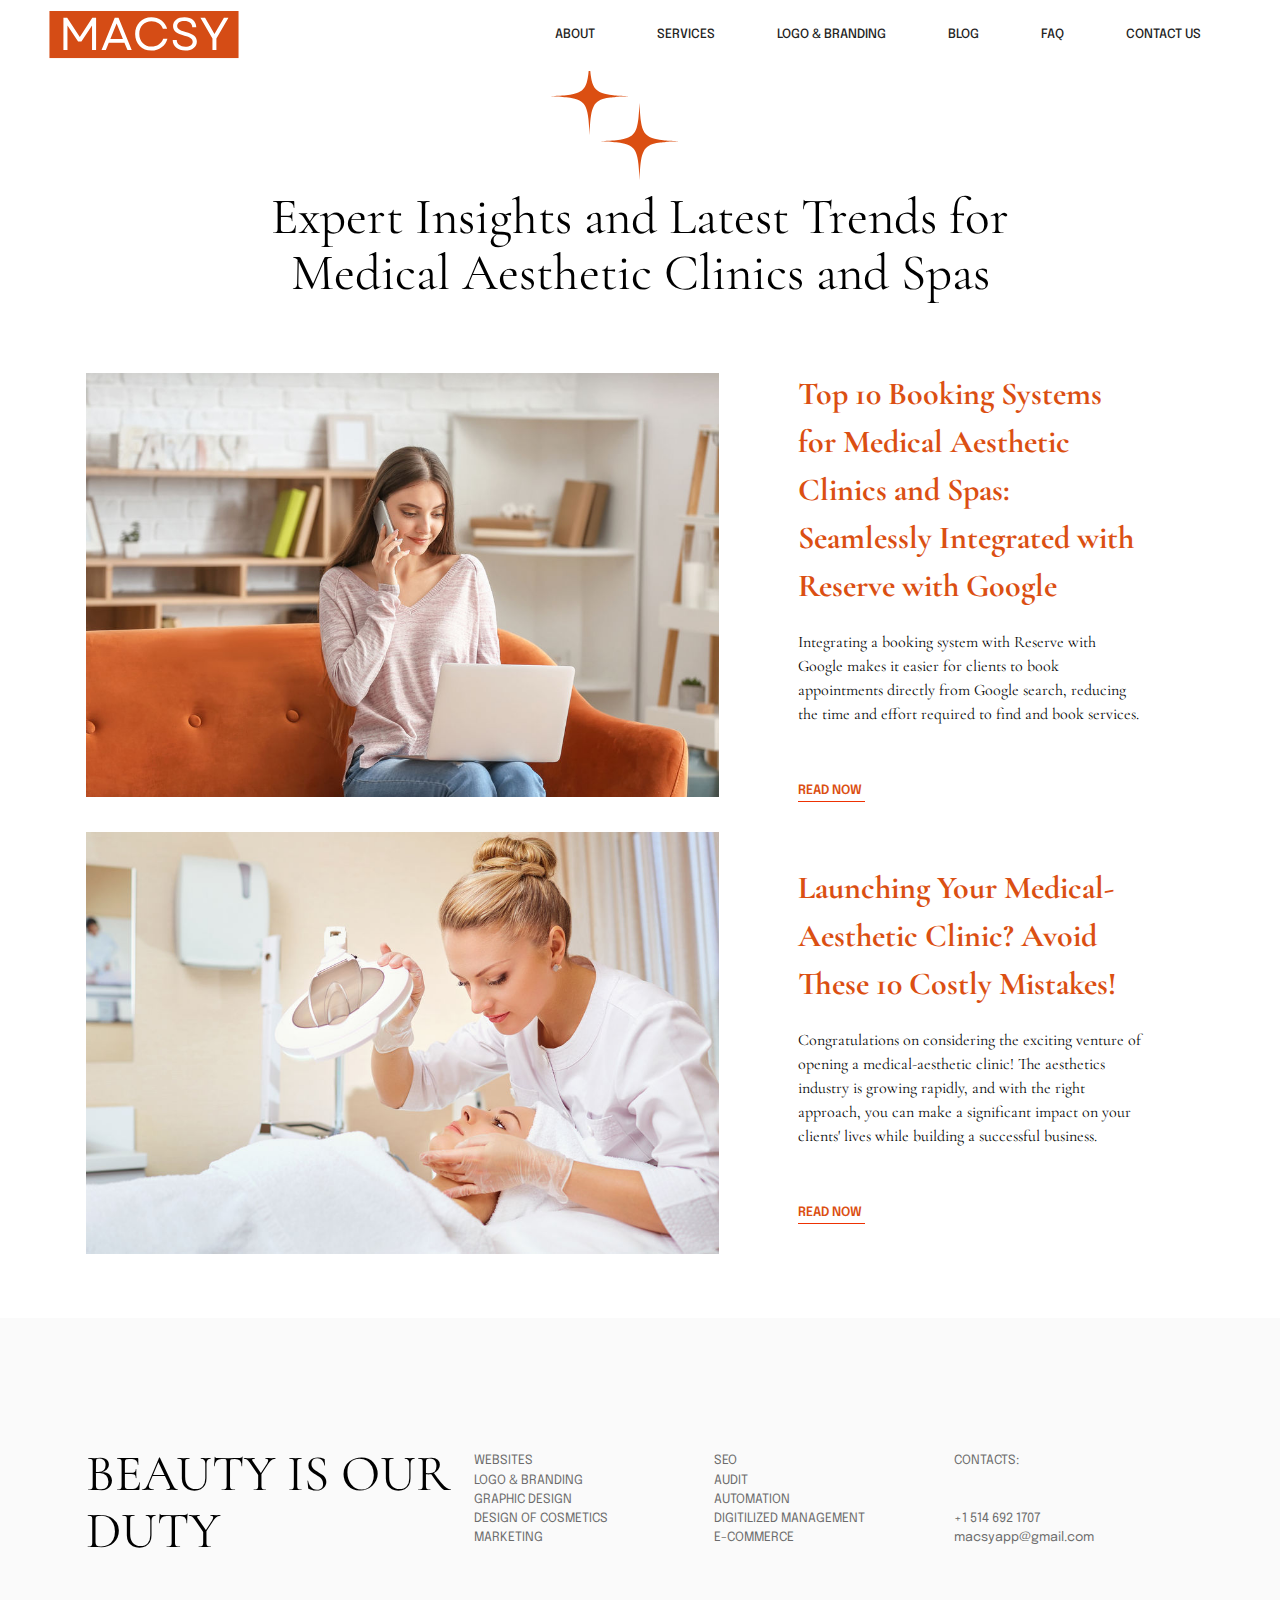
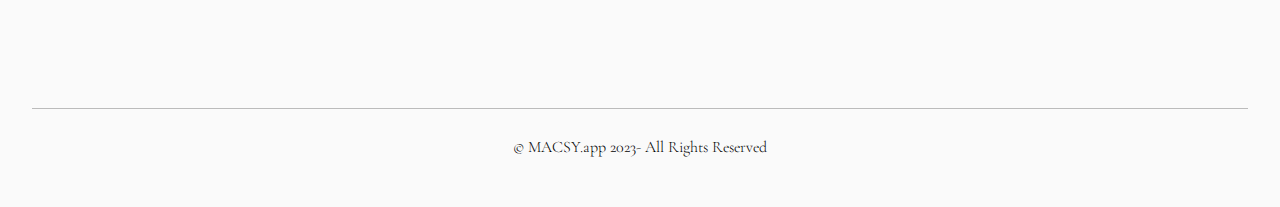
<file: page5.html>
<!DOCTYPE html>
<html  >
<head>
  
  <meta charset="UTF-8">
  <meta http-equiv="X-UA-Compatible" content="IE=edge">
  
  <meta name="twitter:card" content="summary_large_image"/>
  <meta name="twitter:image:src" content="assets/images/page5-meta.jpg">
  <meta property="og:image" content="assets/images/page5-meta.jpg">
  <meta name="twitter:title" content="Blog">
  <meta name="viewport" content="width=device-width, initial-scale=1, minimum-scale=1">
  <link rel="shortcut icon" href="assets/images/black-white-simple-monochrome-initial-name-logo.svg" type="image/x-icon">
  <meta name="description" content="Beautiful websites for beautiful businesses, with easy monthly payments. MACSY.app specializes in creating beautiful, effective websites for medical aesthetic clinics and spas.">
  
  
  <title>Blog</title>
  <link rel="stylesheet" href="assets/bootstrap/css/bootstrap.min.css">
  <link rel="stylesheet" href="assets/bootstrap/css/bootstrap-grid.min.css">
  <link rel="stylesheet" href="assets/bootstrap/css/bootstrap-reboot.min.css">
  <link rel="stylesheet" href="assets/smart-cart/minicart-theme.css">
  <link rel="stylesheet" href="assets/dropdown/css/style.css">
  <link rel="stylesheet" href="assets/theme/css/style.css">
  <link rel="preload" href="https://fonts.googleapis.com/css?family=Cormorant+Garamond:300,300i,400,400i,500,500i,600,600i,700,700i&display=swap" as="style" onload="this.onload=null;this.rel='stylesheet'">
  <noscript><link rel="stylesheet" href="https://fonts.googleapis.com/css?family=Cormorant+Garamond:300,300i,400,400i,500,500i,600,600i,700,700i&display=swap"></noscript>
  <link rel="preload" href="https://fonts.googleapis.com/css?family=Epilogue:100,200,300,400,500,600,700,800,900,100i,200i,300i,400i,500i,600i,700i,800i,900i&display=swap" as="style" onload="this.onload=null;this.rel='stylesheet'">
  <noscript><link rel="stylesheet" href="https://fonts.googleapis.com/css?family=Epilogue:100,200,300,400,500,600,700,800,900,100i,200i,300i,400i,500i,600i,700i,800i,900i&display=swap"></noscript>
  <link rel="preload" as="style" href="assets/mobirise/css/mbr-additional.css"><link rel="stylesheet" href="assets/mobirise/css/mbr-additional.css" type="text/css">

  
  
  
</head>
<body>
<script>var smartCartDefSettings = {"shopcart_top_offset":150,"side_offset":20,"site_width":1150,"shopcart_icon_color":"#ffffff","shopcart_back_color":"#14142b","shopcart_icon_size":50,"sc_count_color":"#14142b","sc_count_back_color":"#fedb01","sc_count_size":16,"buy_now":"Buy now","cart_title":"Your Cart","popup_button":"Add to Cart"};
                                </script>

<!-- Analytics -->
<!-- Google tag (gtag.js) -->
<script async src="https://www.googletagmanager.com/gtag/js?id=G-0MJR7QW7HK"></script>
<script>
  window.dataLayer = window.dataLayer || [];
  function gtag(){dataLayer.push(arguments);}
  gtag('js', new Date());

  gtag('config', 'G-0MJR7QW7HK');
</script>
<!-- /Analytics -->


  
  <section data-bs-version="5.1" class="menu1 cid-tAoW0NKnjd" once="menu" id="menu1-1b">
    

    <nav class="navbar navbar-dropdown navbar-expand-lg">
        <div class="container-fluid">
            <div class="navbar-brand">
                <span class="navbar-logo">
                    <a href="index.html#header2-1">
                        <img src="assets/images/macsy.app.svg" alt="MACSY.app" style="height: 3rem;">
                    </a>
                </span>
                
            </div>
            <button class="navbar-toggler" type="button" data-toggle="collapse" data-bs-toggle="collapse" data-target="#navbarSupportedContent" data-bs-target="#navbarSupportedContent" aria-controls="navbarNavAltMarkup" aria-expanded="false" aria-label="Toggle navigation">
                <div class="hamburger">
                    <span></span>
                    <span></span>
                    <span></span>
                    <span></span>
                </div>
            </button>
            <div class="collapse navbar-collapse" id="navbarSupportedContent">
                <ul class="navbar-nav nav-dropdown nav-right" data-app-modern-menu="true"><li class="nav-item"><a class="nav-link link text-black text-primary display-4" href="index.html#features3-c">ABOUT</a></li>
                    <li class="nav-item"><a class="nav-link link text-black text-primary display-4" href="index.html#gallery3-a">SERVICES</a></li>
                    <li class="nav-item"><a class="nav-link link text-black text-primary display-4" href="page3.html#pricing1-12">LOGO &amp; BRANDING</a></li><li class="nav-item"><a class="nav-link link text-black text-primary display-4" href="page5.html#features5-1d">BLOG</a></li><li class="nav-item"><a class="nav-link link text-black text-primary display-4" href="FAQ.html#features5-26">FAQ</a></li>
                    <li class="nav-item"><a class="nav-link link text-black text-primary display-4" href="mailto:macsyapp@gmail.com">CONTACT US</a>
                    </li></ul>
            </div>
        </div>
    </nav>
</section>

<section data-bs-version="5.1" class="features5 cid-tAoW0P1tn7" id="features5-1d">
    

    

    <div class="container-fluid">
        <div class="row justify-content-center align-items-center">
            <div class="col-12 col-lg-9">
                <div class="align-center content">
                    <div class="animation-box">
                        <svg class="star" x="0px" y="0px" width="78px" height="78px" viewBox="0 0 78 78" enable-background="new 0 0 78 78" xml:space="preserve">
                            <path d="M0.942,38.113L0,38.188l0.748,0.065  c1.039,0.08,3.079,0.135,4.118,0.19c1.026,0.057,2.053,0.106,3.079,0.173c1.224,0.079,2.448,0.166,3.671,0.265  c1.223,0.1,2.446,0.199,3.666,0.335c1.292,0.144,2.58,0.316,3.866,0.502c1.524,0.219,3.031,0.523,4.52,0.92  c1.665,0.442,3.283,1.008,4.808,1.819c1.382,0.735,2.624,1.654,3.685,2.811c1.042,1.135,1.848,2.423,2.49,3.819  c0.719,1.561,1.219,3.194,1.612,4.862c0.3,1.271,0.545,2.556,0.726,3.85c0.151,1.083,0.295,2.168,0.422,3.255  c0.103,0.876,0.179,1.755,0.257,2.634c0.082,0.925,0.157,1.851,0.225,2.776c0.065,0.893,0.119,1.787,0.173,2.681  c0.064,1.066,0.125,2.132,0.184,3.198c0.049,0.859,0.089,2.36,0.133,3.22L38.455,77l0.104-1.627c0.043-0.852,0.085-2.318,0.13-3.146  c0.048-0.888,0.095-1.775,0.146-2.663c0.06-0.985,0.118-1.973,0.188-2.958c0.08-1.078,0.168-2.155,0.266-3.232  c0.088-0.971,0.176-1.942,0.295-2.91c0.148-1.197,0.319-2.393,0.504-3.585c0.23-1.488,0.549-2.959,0.961-4.409  c0.428-1.502,0.967-2.961,1.707-4.342c1.141-2.135,2.719-3.864,4.781-5.144c1.333-0.826,2.764-1.435,4.253-1.913  c2.478-0.798,5.028-1.248,7.603-1.588c0.835-0.109,1.672-0.204,2.509-0.292c0.924-0.097,1.85-0.184,2.773-0.263  c0.774-0.066,1.548-0.12,2.322-0.174c0.926-0.064,1.853-0.129,2.779-0.185c1.118-0.066,3.313-0.124,4.432-0.184  c0.681-0.037,1.363-0.071,2.045-0.106c0-0.005,0.065-0.007,0.187-0.021c0.021-0.003,0.561-0.07,0.561-0.07s-0.42-0.056-0.581-0.065  c-0.074-0.004-0.39-0.026-0.393-0.026c-1.079-0.055-2.159-0.105-3.238-0.163c-1.021-0.055-3.114-0.107-4.133-0.175  c-1.205-0.08-2.409-0.169-3.612-0.266c-0.952-0.074-1.904-0.151-2.854-0.255c-1.259-0.139-2.516-0.293-3.771-0.463  c-1.617-0.219-3.221-0.521-4.802-0.925c-1.733-0.44-3.421-1.007-5.015-1.833c-1.25-0.649-2.395-1.448-3.399-2.439  c-1.205-1.188-2.125-2.575-2.845-4.1c-0.799-1.694-1.335-3.476-1.752-5.296c-0.271-1.177-0.488-2.364-0.664-3.558  c-0.135-0.912-0.254-1.826-0.363-2.742c-0.098-0.836-0.179-1.675-0.257-2.514c-0.081-0.865-0.155-1.731-0.222-2.597  c-0.066-0.853-0.121-1.707-0.174-2.561c-0.069-1.079-0.135-2.158-0.193-3.237c-0.069-1.252-0.131-2.504-0.193-3.756  C38.518,0.813,38.502,0.406,38.483,0c-0.045,0.262-0.058,0.525-0.071,0.788c-0.066,1.332-0.129,2.663-0.201,3.994  c-0.056,1.04-0.121,2.079-0.186,3.118c-0.057,0.9-0.111,1.801-0.18,2.7c-0.078,1.019-0.167,2.036-0.263,3.053  c-0.088,0.931-0.175,1.862-0.297,2.79c-0.162,1.223-0.342,2.443-0.543,3.66c-0.256,1.538-0.61,3.055-1.076,4.544  c-0.435,1.39-0.978,2.734-1.702,4.002c-1.097,1.92-2.565,3.487-4.433,4.676c-1.136,0.723-2.35,1.284-3.615,1.737  c-2.219,0.795-4.514,1.282-6.839,1.628c-1.265,0.188-2.536,0.347-3.808,0.485c-1.392,0.151-2.786,0.273-4.181,0.385  c-1.282,0.103-2.567,0.18-3.852,0.255c-1.721,0.1-4.443,0.187-6.165,0.28c-0.04,0.001-0.078,0.01-0.118,0.015">
                            </path>
                        </svg>
                        <svg class="star" x="0px" y="0px" width="78px" height="78px" viewBox="0 0 78 78" enable-background="new 0 0 78 78" xml:space="preserve">
                            <path d="M0.942,38.113L0,38.188l0.748,0.065  c1.039,0.08,3.079,0.135,4.118,0.19c1.026,0.057,2.053,0.106,3.079,0.173c1.224,0.079,2.448,0.166,3.671,0.265  c1.223,0.1,2.446,0.199,3.666,0.335c1.292,0.144,2.58,0.316,3.866,0.502c1.524,0.219,3.031,0.523,4.52,0.92  c1.665,0.442,3.283,1.008,4.808,1.819c1.382,0.735,2.624,1.654,3.685,2.811c1.042,1.135,1.848,2.423,2.49,3.819  c0.719,1.561,1.219,3.194,1.612,4.862c0.3,1.271,0.545,2.556,0.726,3.85c0.151,1.083,0.295,2.168,0.422,3.255  c0.103,0.876,0.179,1.755,0.257,2.634c0.082,0.925,0.157,1.851,0.225,2.776c0.065,0.893,0.119,1.787,0.173,2.681  c0.064,1.066,0.125,2.132,0.184,3.198c0.049,0.859,0.089,2.36,0.133,3.22L38.455,77l0.104-1.627c0.043-0.852,0.085-2.318,0.13-3.146  c0.048-0.888,0.095-1.775,0.146-2.663c0.06-0.985,0.118-1.973,0.188-2.958c0.08-1.078,0.168-2.155,0.266-3.232  c0.088-0.971,0.176-1.942,0.295-2.91c0.148-1.197,0.319-2.393,0.504-3.585c0.23-1.488,0.549-2.959,0.961-4.409  c0.428-1.502,0.967-2.961,1.707-4.342c1.141-2.135,2.719-3.864,4.781-5.144c1.333-0.826,2.764-1.435,4.253-1.913  c2.478-0.798,5.028-1.248,7.603-1.588c0.835-0.109,1.672-0.204,2.509-0.292c0.924-0.097,1.85-0.184,2.773-0.263  c0.774-0.066,1.548-0.12,2.322-0.174c0.926-0.064,1.853-0.129,2.779-0.185c1.118-0.066,3.313-0.124,4.432-0.184  c0.681-0.037,1.363-0.071,2.045-0.106c0-0.005,0.065-0.007,0.187-0.021c0.021-0.003,0.561-0.07,0.561-0.07s-0.42-0.056-0.581-0.065  c-0.074-0.004-0.39-0.026-0.393-0.026c-1.079-0.055-2.159-0.105-3.238-0.163c-1.021-0.055-3.114-0.107-4.133-0.175  c-1.205-0.08-2.409-0.169-3.612-0.266c-0.952-0.074-1.904-0.151-2.854-0.255c-1.259-0.139-2.516-0.293-3.771-0.463  c-1.617-0.219-3.221-0.521-4.802-0.925c-1.733-0.44-3.421-1.007-5.015-1.833c-1.25-0.649-2.395-1.448-3.399-2.439  c-1.205-1.188-2.125-2.575-2.845-4.1c-0.799-1.694-1.335-3.476-1.752-5.296c-0.271-1.177-0.488-2.364-0.664-3.558  c-0.135-0.912-0.254-1.826-0.363-2.742c-0.098-0.836-0.179-1.675-0.257-2.514c-0.081-0.865-0.155-1.731-0.222-2.597  c-0.066-0.853-0.121-1.707-0.174-2.561c-0.069-1.079-0.135-2.158-0.193-3.237c-0.069-1.252-0.131-2.504-0.193-3.756  C38.518,0.813,38.502,0.406,38.483,0c-0.045,0.262-0.058,0.525-0.071,0.788c-0.066,1.332-0.129,2.663-0.201,3.994  c-0.056,1.04-0.121,2.079-0.186,3.118c-0.057,0.9-0.111,1.801-0.18,2.7c-0.078,1.019-0.167,2.036-0.263,3.053  c-0.088,0.931-0.175,1.862-0.297,2.79c-0.162,1.223-0.342,2.443-0.543,3.66c-0.256,1.538-0.61,3.055-1.076,4.544  c-0.435,1.39-0.978,2.734-1.702,4.002c-1.097,1.92-2.565,3.487-4.433,4.676c-1.136,0.723-2.35,1.284-3.615,1.737  c-2.219,0.795-4.514,1.282-6.839,1.628c-1.265,0.188-2.536,0.347-3.808,0.485c-1.392,0.151-2.786,0.273-4.181,0.385  c-1.282,0.103-2.567,0.18-3.852,0.255c-1.721,0.1-4.443,0.187-6.165,0.28c-0.04,0.001-0.078,0.01-0.118,0.015">
                            </path>
                        </svg>
                        <svg class="star" x="0px" y="0px" width="78px" height="78px" viewBox="0 0 78 78" enable-background="new 0 0 78 78" xml:space="preserve">
                            <path d="M0.942,38.113L0,38.188l0.748,0.065  c1.039,0.08,3.079,0.135,4.118,0.19c1.026,0.057,2.053,0.106,3.079,0.173c1.224,0.079,2.448,0.166,3.671,0.265  c1.223,0.1,2.446,0.199,3.666,0.335c1.292,0.144,2.58,0.316,3.866,0.502c1.524,0.219,3.031,0.523,4.52,0.92  c1.665,0.442,3.283,1.008,4.808,1.819c1.382,0.735,2.624,1.654,3.685,2.811c1.042,1.135,1.848,2.423,2.49,3.819  c0.719,1.561,1.219,3.194,1.612,4.862c0.3,1.271,0.545,2.556,0.726,3.85c0.151,1.083,0.295,2.168,0.422,3.255  c0.103,0.876,0.179,1.755,0.257,2.634c0.082,0.925,0.157,1.851,0.225,2.776c0.065,0.893,0.119,1.787,0.173,2.681  c0.064,1.066,0.125,2.132,0.184,3.198c0.049,0.859,0.089,2.36,0.133,3.22L38.455,77l0.104-1.627c0.043-0.852,0.085-2.318,0.13-3.146  c0.048-0.888,0.095-1.775,0.146-2.663c0.06-0.985,0.118-1.973,0.188-2.958c0.08-1.078,0.168-2.155,0.266-3.232  c0.088-0.971,0.176-1.942,0.295-2.91c0.148-1.197,0.319-2.393,0.504-3.585c0.23-1.488,0.549-2.959,0.961-4.409  c0.428-1.502,0.967-2.961,1.707-4.342c1.141-2.135,2.719-3.864,4.781-5.144c1.333-0.826,2.764-1.435,4.253-1.913  c2.478-0.798,5.028-1.248,7.603-1.588c0.835-0.109,1.672-0.204,2.509-0.292c0.924-0.097,1.85-0.184,2.773-0.263  c0.774-0.066,1.548-0.12,2.322-0.174c0.926-0.064,1.853-0.129,2.779-0.185c1.118-0.066,3.313-0.124,4.432-0.184  c0.681-0.037,1.363-0.071,2.045-0.106c0-0.005,0.065-0.007,0.187-0.021c0.021-0.003,0.561-0.07,0.561-0.07s-0.42-0.056-0.581-0.065  c-0.074-0.004-0.39-0.026-0.393-0.026c-1.079-0.055-2.159-0.105-3.238-0.163c-1.021-0.055-3.114-0.107-4.133-0.175  c-1.205-0.08-2.409-0.169-3.612-0.266c-0.952-0.074-1.904-0.151-2.854-0.255c-1.259-0.139-2.516-0.293-3.771-0.463  c-1.617-0.219-3.221-0.521-4.802-0.925c-1.733-0.44-3.421-1.007-5.015-1.833c-1.25-0.649-2.395-1.448-3.399-2.439  c-1.205-1.188-2.125-2.575-2.845-4.1c-0.799-1.694-1.335-3.476-1.752-5.296c-0.271-1.177-0.488-2.364-0.664-3.558  c-0.135-0.912-0.254-1.826-0.363-2.742c-0.098-0.836-0.179-1.675-0.257-2.514c-0.081-0.865-0.155-1.731-0.222-2.597  c-0.066-0.853-0.121-1.707-0.174-2.561c-0.069-1.079-0.135-2.158-0.193-3.237c-0.069-1.252-0.131-2.504-0.193-3.756  C38.518,0.813,38.502,0.406,38.483,0c-0.045,0.262-0.058,0.525-0.071,0.788c-0.066,1.332-0.129,2.663-0.201,3.994  c-0.056,1.04-0.121,2.079-0.186,3.118c-0.057,0.9-0.111,1.801-0.18,2.7c-0.078,1.019-0.167,2.036-0.263,3.053  c-0.088,0.931-0.175,1.862-0.297,2.79c-0.162,1.223-0.342,2.443-0.543,3.66c-0.256,1.538-0.61,3.055-1.076,4.544  c-0.435,1.39-0.978,2.734-1.702,4.002c-1.097,1.92-2.565,3.487-4.433,4.676c-1.136,0.723-2.35,1.284-3.615,1.737  c-2.219,0.795-4.514,1.282-6.839,1.628c-1.265,0.188-2.536,0.347-3.808,0.485c-1.392,0.151-2.786,0.273-4.181,0.385  c-1.282,0.103-2.567,0.18-3.852,0.255c-1.721,0.1-4.443,0.187-6.165,0.28c-0.04,0.001-0.078,0.01-0.118,0.015">
                            </path>
                        </svg>
                    </div>
                    <h2 class="mbr-section-title mbr-fonts-style align-center display-2">Expert Insights and Latest Trends for Medical Aesthetic Clinics and Spas</h2>
                    
                </div>
            </div>
        </div>
    </div>
</section>

<section data-bs-version="5.1" class="features3 cid-tAoW0PiJ6C" id="features3-1e">

	

	

	<div class="container">
		<div class="row align-items-center">
			<div class="col-md-7">
				<a href="page4.html#features5-1p"><img src="assets/images/shutterstock-1715144254-1000x669.jpg" alt=""></a>
			</div>

			<div class="col-md-5">
				<div class="text-elements-wrap">
					<div class="text-elements">
						
						<h2 class="mbr-section-title mbr-fonts-style display-5"><strong>Top 10 Booking Systems for Medical Aesthetic Clinics and Spas: Seamlessly Integrated with Reserve with Google</strong></h2>
						<p class="mbr-text mbr-fonts-style display-7">
							Integrating a booking system with Reserve with Google makes it easier for clients to book appointments directly from Google search, reducing the time and effort required to find and book services.</p>
						<div class="link-wrap">
							<p class="mbr-fonts-style align-left display-4"><a class="mbr-fonts-style link text-success text-primary" href="page4.html#features5-1p">READ NOW&nbsp;</a></p>
						</div>
					</div>
				</div>
			</div>
		</div>
	</div>
</section>

<section data-bs-version="5.1" class="features3 cid-tLNB8GyMoI" id="features3-2n">

	

	

	<div class="container">
		<div class="row align-items-center">
			<div class="col-md-7">
				<a href="page6.html#features5-2p"><img src="assets/images/shutterstock-792233965-1000x667.jpg" alt=""></a>
			</div>

			<div class="col-md-5">
				<div class="text-elements-wrap">
					<div class="text-elements">
						
						<h2 class="mbr-section-title mbr-fonts-style display-5"><strong>Launching Your Medical-Aesthetic Clinic? Avoid These 10 Costly Mistakes!</strong></h2>
						<p class="mbr-text mbr-fonts-style display-7">Congratulations on considering the exciting venture of opening a medical-aesthetic clinic! The aesthetics industry is growing rapidly, and with the right approach, you can make a significant impact on your clients' lives while building a successful business. </p>
						<div class="link-wrap">
							<p class="mbr-fonts-style align-left display-4"><a class="mbr-fonts-style link text-success text-primary" href="page6.html#features5-2p">READ NOW&nbsp;</a></p>
						</div>
					</div>
				</div>
			</div>
		</div>
	</div>
</section>

<section data-bs-version="5.1" class="list1 cid-tAoW0SFU0o" id="list1-1m">
    

    

    <div class="container">
        <div class="content">
            <div class="heading">
                <div class="heading-inner">
                    
                    <h2 class="mbr-section-title mbr-fonts-style display-2">
                        BEAUTY IS OUR DUTY</h2>
                </div>
            </div>

            <div class="cards">
                <div class="card">
                    
                    
                    <ul class="list mbr-fonts-style display-4">
                        <li class="mbr-card-text item-wrap">WEBSITES</li><li class="mbr-card-text item-wrap">LOGO &amp; BRANDING</li><li class="mbr-card-text item-wrap">GRAPHIC DESIGN</li><li class="mbr-card-text item-wrap">DESIGN OF COSMETICS</li><li class="mbr-card-text item-wrap">MARKETING</li>
                    </ul>
                </div>
                <div class="card">
                    
                    
                    <ul class="list mbr-fonts-style display-4">
                        <li class="mbr-card-text item-wrap">SEO</li><li class="mbr-card-text item-wrap">AUDIT</li><li class="mbr-card-text item-wrap">AUTOMATION</li><li class="mbr-card-text item-wrap">DIGITILIZED MANAGEMENT</li><li class="mbr-card-text item-wrap">E-COMMERCE</li>
                    </ul>
                </div>
                <div class="card">
                    
                    
                    <ul class="list mbr-fonts-style display-4">
                        <li class="mbr-card-text item-wrap">CONTACTS:</li><li class="mbr-card-text item-wrap"><br></li><li class="mbr-card-text item-wrap"><br></li><li class="mbr-card-text item-wrap">+1 514 692 1707</li><li class="mbr-card-text item-wrap">macsyapp@gmail.com</li>
                    </ul>
                </div>
            </div>
        </div>
    </div>
</section>

<section data-bs-version="5.1" class="footer2 cid-tAoW0T6ckI" once="footers" id="footer2-1n">
    

    

    <div class="container-fluid">
        <div class="content">
            
            <div class="text-wrap">
                
                
            </div>
        </div>

        <div class="footer-lower">
            <div class="media-container-row">
                <div class="col-md-12">
                    <hr>
                </div>
            </div>
            <div class="media-container-row">
                <div class="col-md-12 copyright">
                    <p class="mbr-text mbr-fonts-style display-7">
                        © MACSY.app 2023- All Rights Reserved
                    </p>
                </div>
            </div>
        </div>
    </div>

</section>


<script src="assets/bootstrap/js/bootstrap.bundle.min.js"></script>
  <script src="assets/smoothscroll/smooth-scroll.js"></script>
  <script src="assets/ytplayer/index.js"></script>
  <script src="assets/smart-cart/minicart.js"></script>
  <script src="assets/smart-cart/minicart-customizer.js"></script>
  <script src="assets/dropdown/js/navbar-dropdown.js"></script>
  <script src="assets/theme/js/script.js"></script>
  
  
  
</body>
</html>
</file>
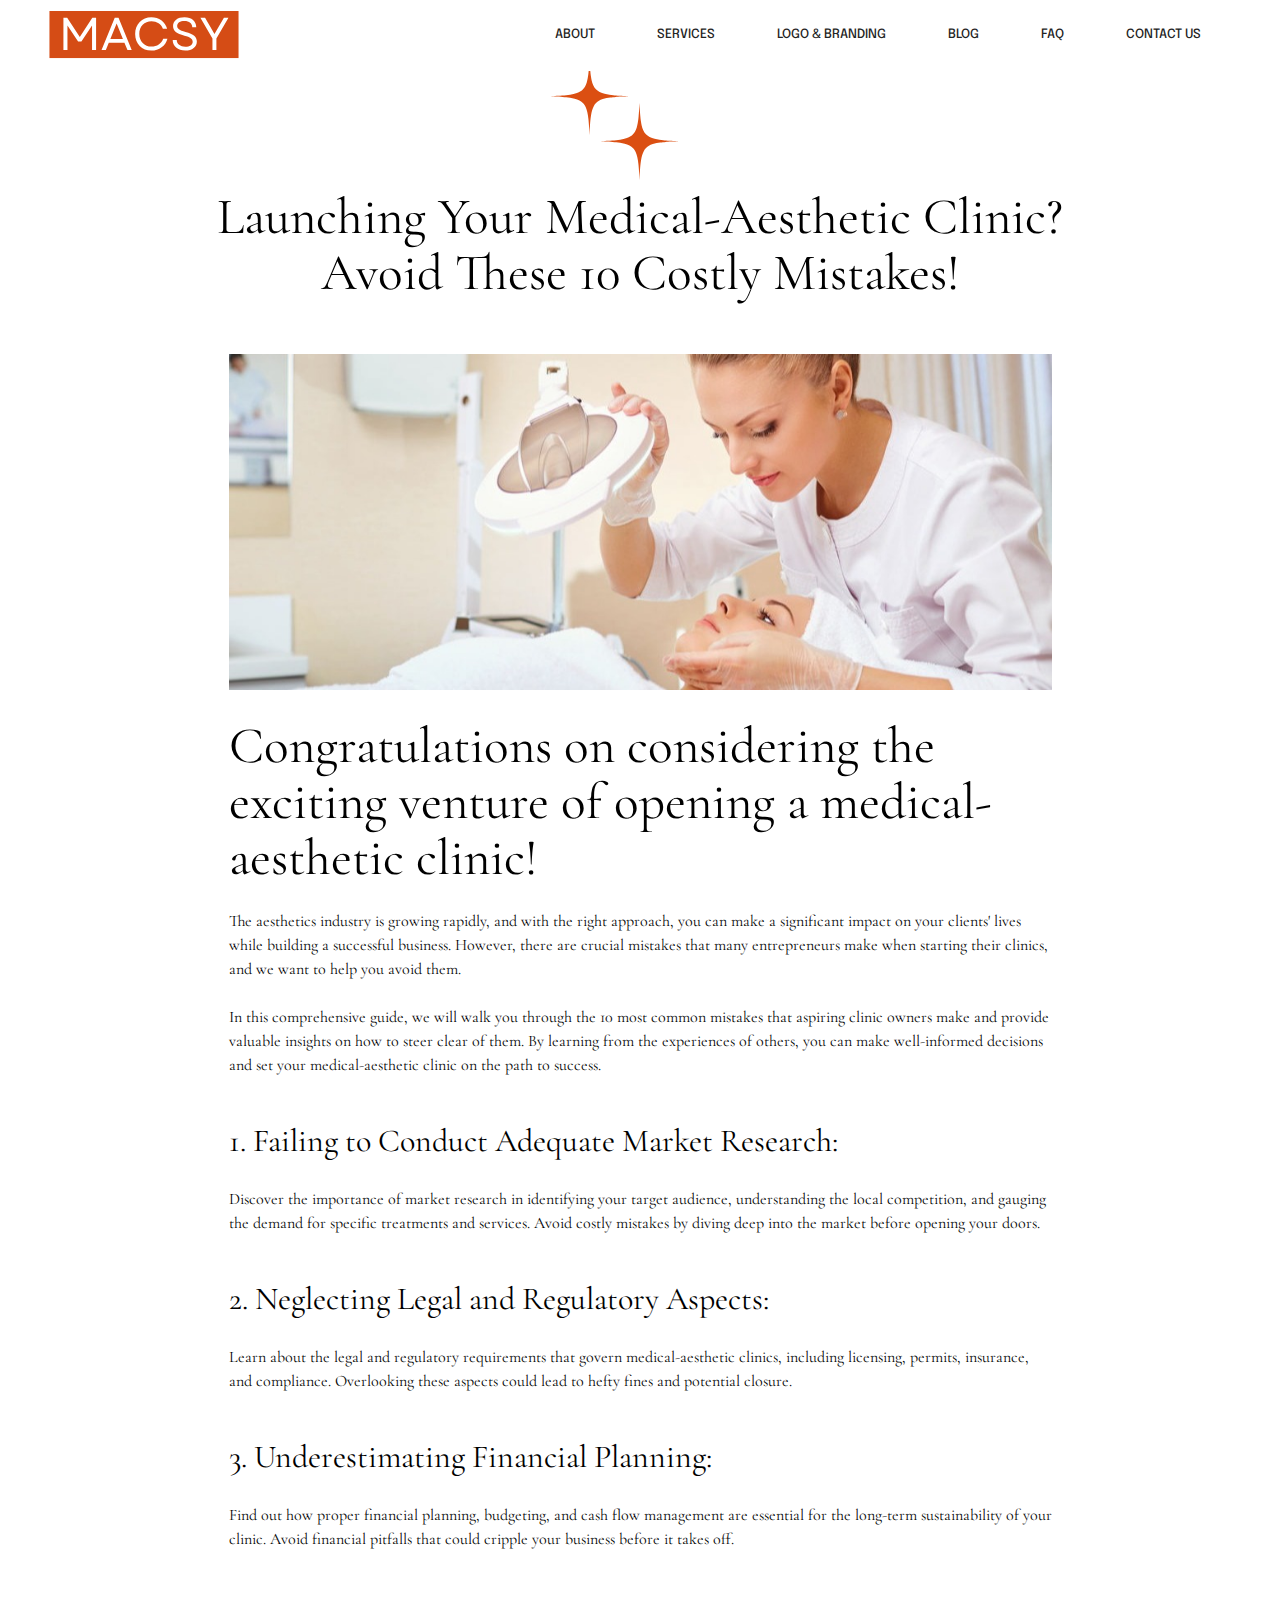
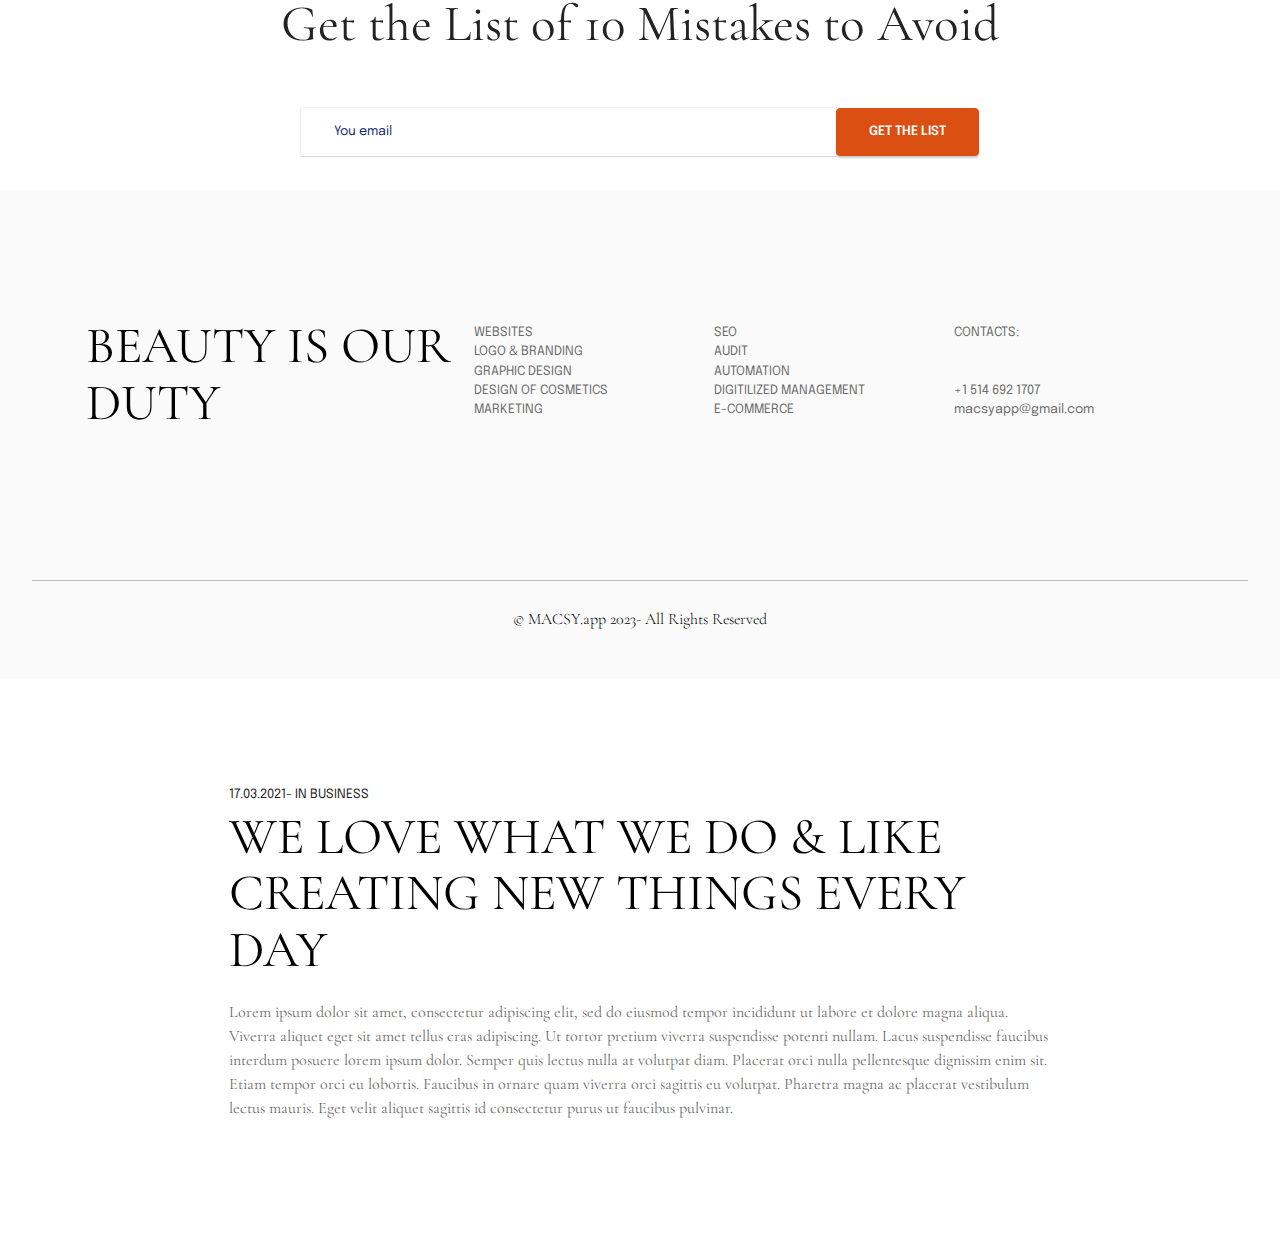
<file: page6.html>
<!DOCTYPE html>
<html  >
<head>
  
  <meta charset="UTF-8">
  <meta http-equiv="X-UA-Compatible" content="IE=edge">
  
  <meta name="twitter:card" content="summary_large_image"/>
  <meta name="twitter:image:src" content="assets/images/page6-meta.jpg">
  <meta property="og:image" content="assets/images/page6-meta.jpg">
  <meta name="twitter:title" content="Launching Your Medical-Aesthetic Clinic? Avoid These 10 Costly Mistakes!">
  <meta name="viewport" content="width=device-width, initial-scale=1, minimum-scale=1">
  <link rel="shortcut icon" href="assets/images/black-white-simple-monochrome-initial-name-logo.svg" type="image/x-icon">
  <meta name="description" content="Beautiful websites for beautiful businesses, with easy monthly payments. MACSY.app specializes in creating beautiful, effective websites for medical aesthetic clinics and spas.">
  
  
  <title>Launching Your Medical-Aesthetic Clinic? Avoid These 10 Costly Mistakes!</title>
  <link rel="stylesheet" href="assets/bootstrap/css/bootstrap.min.css">
  <link rel="stylesheet" href="assets/bootstrap/css/bootstrap-grid.min.css">
  <link rel="stylesheet" href="assets/bootstrap/css/bootstrap-reboot.min.css">
  <link rel="stylesheet" href="assets/smart-cart/minicart-theme.css">
  <link rel="stylesheet" href="assets/dropdown/css/style.css">
  <link rel="stylesheet" href="assets/theme/css/style.css">
  <link rel="stylesheet" href="assets/recaptcha.css">
  <link rel="preload" href="https://fonts.googleapis.com/css?family=Cormorant+Garamond:300,300i,400,400i,500,500i,600,600i,700,700i&display=swap" as="style" onload="this.onload=null;this.rel='stylesheet'">
  <noscript><link rel="stylesheet" href="https://fonts.googleapis.com/css?family=Cormorant+Garamond:300,300i,400,400i,500,500i,600,600i,700,700i&display=swap"></noscript>
  <link rel="preload" href="https://fonts.googleapis.com/css?family=Epilogue:100,200,300,400,500,600,700,800,900,100i,200i,300i,400i,500i,600i,700i,800i,900i&display=swap" as="style" onload="this.onload=null;this.rel='stylesheet'">
  <noscript><link rel="stylesheet" href="https://fonts.googleapis.com/css?family=Epilogue:100,200,300,400,500,600,700,800,900,100i,200i,300i,400i,500i,600i,700i,800i,900i&display=swap"></noscript>
  <link rel="preload" as="style" href="assets/mobirise/css/mbr-additional.css"><link rel="stylesheet" href="assets/mobirise/css/mbr-additional.css" type="text/css">

  
  
  
</head>
<body>
<script>var smartCartDefSettings = {"shopcart_top_offset":150,"side_offset":20,"site_width":1150,"shopcart_icon_color":"#ffffff","shopcart_back_color":"#14142b","shopcart_icon_size":50,"sc_count_color":"#14142b","sc_count_back_color":"#fedb01","sc_count_size":16,"buy_now":"Buy now","cart_title":"Your Cart","popup_button":"Add to Cart"};
                                </script>

<!-- Analytics -->
<!-- Google tag (gtag.js) -->
<script async src="https://www.googletagmanager.com/gtag/js?id=G-0MJR7QW7HK"></script>
<script>
  window.dataLayer = window.dataLayer || [];
  function gtag(){dataLayer.push(arguments);}
  gtag('js', new Date());

  gtag('config', 'G-0MJR7QW7HK');
</script>
<!-- /Analytics -->


  
  <section data-bs-version="5.1" class="menu1 cid-tLNCypu3cL" once="menu" id="menu1-2o">
    

    <nav class="navbar navbar-dropdown navbar-expand-lg">
        <div class="container-fluid">
            <div class="navbar-brand">
                <span class="navbar-logo">
                    <a href="index.html#header2-1">
                        <img src="assets/images/macsy.app.svg" alt="MACSY.app" style="height: 3rem;">
                    </a>
                </span>
                
            </div>
            <button class="navbar-toggler" type="button" data-toggle="collapse" data-bs-toggle="collapse" data-target="#navbarSupportedContent" data-bs-target="#navbarSupportedContent" aria-controls="navbarNavAltMarkup" aria-expanded="false" aria-label="Toggle navigation">
                <div class="hamburger">
                    <span></span>
                    <span></span>
                    <span></span>
                    <span></span>
                </div>
            </button>
            <div class="collapse navbar-collapse" id="navbarSupportedContent">
                <ul class="navbar-nav nav-dropdown nav-right" data-app-modern-menu="true"><li class="nav-item"><a class="nav-link link text-black text-primary display-4" href="index.html#features3-c">ABOUT</a></li>
                    <li class="nav-item"><a class="nav-link link text-black text-primary display-4" href="index.html#gallery3-a">SERVICES</a></li>
                    <li class="nav-item"><a class="nav-link link text-black text-primary display-4" href="page3.html#pricing1-12">LOGO &amp; BRANDING</a></li><li class="nav-item"><a class="nav-link link text-black text-primary display-4" href="page5.html#features5-1d">BLOG</a></li><li class="nav-item"><a class="nav-link link text-black text-primary display-4" href="FAQ.html#features5-26">FAQ</a></li>
                    <li class="nav-item"><a class="nav-link link text-black text-primary display-4" href="mailto:macsyapp@gmail.com">CONTACT US</a>
                    </li></ul>
            </div>
        </div>
    </nav>
</section>

<section data-bs-version="5.1" class="features5 cid-tLNCyqsqUj" id="features5-2p">
    

    

    <div class="container-fluid">
        <div class="row justify-content-center align-items-center">
            <div class="col-12 col-lg-9">
                <div class="align-center content">
                    <div class="animation-box">
                        <svg class="star" x="0px" y="0px" width="78px" height="78px" viewBox="0 0 78 78" enable-background="new 0 0 78 78" xml:space="preserve">
                            <path d="M0.942,38.113L0,38.188l0.748,0.065  c1.039,0.08,3.079,0.135,4.118,0.19c1.026,0.057,2.053,0.106,3.079,0.173c1.224,0.079,2.448,0.166,3.671,0.265  c1.223,0.1,2.446,0.199,3.666,0.335c1.292,0.144,2.58,0.316,3.866,0.502c1.524,0.219,3.031,0.523,4.52,0.92  c1.665,0.442,3.283,1.008,4.808,1.819c1.382,0.735,2.624,1.654,3.685,2.811c1.042,1.135,1.848,2.423,2.49,3.819  c0.719,1.561,1.219,3.194,1.612,4.862c0.3,1.271,0.545,2.556,0.726,3.85c0.151,1.083,0.295,2.168,0.422,3.255  c0.103,0.876,0.179,1.755,0.257,2.634c0.082,0.925,0.157,1.851,0.225,2.776c0.065,0.893,0.119,1.787,0.173,2.681  c0.064,1.066,0.125,2.132,0.184,3.198c0.049,0.859,0.089,2.36,0.133,3.22L38.455,77l0.104-1.627c0.043-0.852,0.085-2.318,0.13-3.146  c0.048-0.888,0.095-1.775,0.146-2.663c0.06-0.985,0.118-1.973,0.188-2.958c0.08-1.078,0.168-2.155,0.266-3.232  c0.088-0.971,0.176-1.942,0.295-2.91c0.148-1.197,0.319-2.393,0.504-3.585c0.23-1.488,0.549-2.959,0.961-4.409  c0.428-1.502,0.967-2.961,1.707-4.342c1.141-2.135,2.719-3.864,4.781-5.144c1.333-0.826,2.764-1.435,4.253-1.913  c2.478-0.798,5.028-1.248,7.603-1.588c0.835-0.109,1.672-0.204,2.509-0.292c0.924-0.097,1.85-0.184,2.773-0.263  c0.774-0.066,1.548-0.12,2.322-0.174c0.926-0.064,1.853-0.129,2.779-0.185c1.118-0.066,3.313-0.124,4.432-0.184  c0.681-0.037,1.363-0.071,2.045-0.106c0-0.005,0.065-0.007,0.187-0.021c0.021-0.003,0.561-0.07,0.561-0.07s-0.42-0.056-0.581-0.065  c-0.074-0.004-0.39-0.026-0.393-0.026c-1.079-0.055-2.159-0.105-3.238-0.163c-1.021-0.055-3.114-0.107-4.133-0.175  c-1.205-0.08-2.409-0.169-3.612-0.266c-0.952-0.074-1.904-0.151-2.854-0.255c-1.259-0.139-2.516-0.293-3.771-0.463  c-1.617-0.219-3.221-0.521-4.802-0.925c-1.733-0.44-3.421-1.007-5.015-1.833c-1.25-0.649-2.395-1.448-3.399-2.439  c-1.205-1.188-2.125-2.575-2.845-4.1c-0.799-1.694-1.335-3.476-1.752-5.296c-0.271-1.177-0.488-2.364-0.664-3.558  c-0.135-0.912-0.254-1.826-0.363-2.742c-0.098-0.836-0.179-1.675-0.257-2.514c-0.081-0.865-0.155-1.731-0.222-2.597  c-0.066-0.853-0.121-1.707-0.174-2.561c-0.069-1.079-0.135-2.158-0.193-3.237c-0.069-1.252-0.131-2.504-0.193-3.756  C38.518,0.813,38.502,0.406,38.483,0c-0.045,0.262-0.058,0.525-0.071,0.788c-0.066,1.332-0.129,2.663-0.201,3.994  c-0.056,1.04-0.121,2.079-0.186,3.118c-0.057,0.9-0.111,1.801-0.18,2.7c-0.078,1.019-0.167,2.036-0.263,3.053  c-0.088,0.931-0.175,1.862-0.297,2.79c-0.162,1.223-0.342,2.443-0.543,3.66c-0.256,1.538-0.61,3.055-1.076,4.544  c-0.435,1.39-0.978,2.734-1.702,4.002c-1.097,1.92-2.565,3.487-4.433,4.676c-1.136,0.723-2.35,1.284-3.615,1.737  c-2.219,0.795-4.514,1.282-6.839,1.628c-1.265,0.188-2.536,0.347-3.808,0.485c-1.392,0.151-2.786,0.273-4.181,0.385  c-1.282,0.103-2.567,0.18-3.852,0.255c-1.721,0.1-4.443,0.187-6.165,0.28c-0.04,0.001-0.078,0.01-0.118,0.015">
                            </path>
                        </svg>
                        <svg class="star" x="0px" y="0px" width="78px" height="78px" viewBox="0 0 78 78" enable-background="new 0 0 78 78" xml:space="preserve">
                            <path d="M0.942,38.113L0,38.188l0.748,0.065  c1.039,0.08,3.079,0.135,4.118,0.19c1.026,0.057,2.053,0.106,3.079,0.173c1.224,0.079,2.448,0.166,3.671,0.265  c1.223,0.1,2.446,0.199,3.666,0.335c1.292,0.144,2.58,0.316,3.866,0.502c1.524,0.219,3.031,0.523,4.52,0.92  c1.665,0.442,3.283,1.008,4.808,1.819c1.382,0.735,2.624,1.654,3.685,2.811c1.042,1.135,1.848,2.423,2.49,3.819  c0.719,1.561,1.219,3.194,1.612,4.862c0.3,1.271,0.545,2.556,0.726,3.85c0.151,1.083,0.295,2.168,0.422,3.255  c0.103,0.876,0.179,1.755,0.257,2.634c0.082,0.925,0.157,1.851,0.225,2.776c0.065,0.893,0.119,1.787,0.173,2.681  c0.064,1.066,0.125,2.132,0.184,3.198c0.049,0.859,0.089,2.36,0.133,3.22L38.455,77l0.104-1.627c0.043-0.852,0.085-2.318,0.13-3.146  c0.048-0.888,0.095-1.775,0.146-2.663c0.06-0.985,0.118-1.973,0.188-2.958c0.08-1.078,0.168-2.155,0.266-3.232  c0.088-0.971,0.176-1.942,0.295-2.91c0.148-1.197,0.319-2.393,0.504-3.585c0.23-1.488,0.549-2.959,0.961-4.409  c0.428-1.502,0.967-2.961,1.707-4.342c1.141-2.135,2.719-3.864,4.781-5.144c1.333-0.826,2.764-1.435,4.253-1.913  c2.478-0.798,5.028-1.248,7.603-1.588c0.835-0.109,1.672-0.204,2.509-0.292c0.924-0.097,1.85-0.184,2.773-0.263  c0.774-0.066,1.548-0.12,2.322-0.174c0.926-0.064,1.853-0.129,2.779-0.185c1.118-0.066,3.313-0.124,4.432-0.184  c0.681-0.037,1.363-0.071,2.045-0.106c0-0.005,0.065-0.007,0.187-0.021c0.021-0.003,0.561-0.07,0.561-0.07s-0.42-0.056-0.581-0.065  c-0.074-0.004-0.39-0.026-0.393-0.026c-1.079-0.055-2.159-0.105-3.238-0.163c-1.021-0.055-3.114-0.107-4.133-0.175  c-1.205-0.08-2.409-0.169-3.612-0.266c-0.952-0.074-1.904-0.151-2.854-0.255c-1.259-0.139-2.516-0.293-3.771-0.463  c-1.617-0.219-3.221-0.521-4.802-0.925c-1.733-0.44-3.421-1.007-5.015-1.833c-1.25-0.649-2.395-1.448-3.399-2.439  c-1.205-1.188-2.125-2.575-2.845-4.1c-0.799-1.694-1.335-3.476-1.752-5.296c-0.271-1.177-0.488-2.364-0.664-3.558  c-0.135-0.912-0.254-1.826-0.363-2.742c-0.098-0.836-0.179-1.675-0.257-2.514c-0.081-0.865-0.155-1.731-0.222-2.597  c-0.066-0.853-0.121-1.707-0.174-2.561c-0.069-1.079-0.135-2.158-0.193-3.237c-0.069-1.252-0.131-2.504-0.193-3.756  C38.518,0.813,38.502,0.406,38.483,0c-0.045,0.262-0.058,0.525-0.071,0.788c-0.066,1.332-0.129,2.663-0.201,3.994  c-0.056,1.04-0.121,2.079-0.186,3.118c-0.057,0.9-0.111,1.801-0.18,2.7c-0.078,1.019-0.167,2.036-0.263,3.053  c-0.088,0.931-0.175,1.862-0.297,2.79c-0.162,1.223-0.342,2.443-0.543,3.66c-0.256,1.538-0.61,3.055-1.076,4.544  c-0.435,1.39-0.978,2.734-1.702,4.002c-1.097,1.92-2.565,3.487-4.433,4.676c-1.136,0.723-2.35,1.284-3.615,1.737  c-2.219,0.795-4.514,1.282-6.839,1.628c-1.265,0.188-2.536,0.347-3.808,0.485c-1.392,0.151-2.786,0.273-4.181,0.385  c-1.282,0.103-2.567,0.18-3.852,0.255c-1.721,0.1-4.443,0.187-6.165,0.28c-0.04,0.001-0.078,0.01-0.118,0.015">
                            </path>
                        </svg>
                        <svg class="star" x="0px" y="0px" width="78px" height="78px" viewBox="0 0 78 78" enable-background="new 0 0 78 78" xml:space="preserve">
                            <path d="M0.942,38.113L0,38.188l0.748,0.065  c1.039,0.08,3.079,0.135,4.118,0.19c1.026,0.057,2.053,0.106,3.079,0.173c1.224,0.079,2.448,0.166,3.671,0.265  c1.223,0.1,2.446,0.199,3.666,0.335c1.292,0.144,2.58,0.316,3.866,0.502c1.524,0.219,3.031,0.523,4.52,0.92  c1.665,0.442,3.283,1.008,4.808,1.819c1.382,0.735,2.624,1.654,3.685,2.811c1.042,1.135,1.848,2.423,2.49,3.819  c0.719,1.561,1.219,3.194,1.612,4.862c0.3,1.271,0.545,2.556,0.726,3.85c0.151,1.083,0.295,2.168,0.422,3.255  c0.103,0.876,0.179,1.755,0.257,2.634c0.082,0.925,0.157,1.851,0.225,2.776c0.065,0.893,0.119,1.787,0.173,2.681  c0.064,1.066,0.125,2.132,0.184,3.198c0.049,0.859,0.089,2.36,0.133,3.22L38.455,77l0.104-1.627c0.043-0.852,0.085-2.318,0.13-3.146  c0.048-0.888,0.095-1.775,0.146-2.663c0.06-0.985,0.118-1.973,0.188-2.958c0.08-1.078,0.168-2.155,0.266-3.232  c0.088-0.971,0.176-1.942,0.295-2.91c0.148-1.197,0.319-2.393,0.504-3.585c0.23-1.488,0.549-2.959,0.961-4.409  c0.428-1.502,0.967-2.961,1.707-4.342c1.141-2.135,2.719-3.864,4.781-5.144c1.333-0.826,2.764-1.435,4.253-1.913  c2.478-0.798,5.028-1.248,7.603-1.588c0.835-0.109,1.672-0.204,2.509-0.292c0.924-0.097,1.85-0.184,2.773-0.263  c0.774-0.066,1.548-0.12,2.322-0.174c0.926-0.064,1.853-0.129,2.779-0.185c1.118-0.066,3.313-0.124,4.432-0.184  c0.681-0.037,1.363-0.071,2.045-0.106c0-0.005,0.065-0.007,0.187-0.021c0.021-0.003,0.561-0.07,0.561-0.07s-0.42-0.056-0.581-0.065  c-0.074-0.004-0.39-0.026-0.393-0.026c-1.079-0.055-2.159-0.105-3.238-0.163c-1.021-0.055-3.114-0.107-4.133-0.175  c-1.205-0.08-2.409-0.169-3.612-0.266c-0.952-0.074-1.904-0.151-2.854-0.255c-1.259-0.139-2.516-0.293-3.771-0.463  c-1.617-0.219-3.221-0.521-4.802-0.925c-1.733-0.44-3.421-1.007-5.015-1.833c-1.25-0.649-2.395-1.448-3.399-2.439  c-1.205-1.188-2.125-2.575-2.845-4.1c-0.799-1.694-1.335-3.476-1.752-5.296c-0.271-1.177-0.488-2.364-0.664-3.558  c-0.135-0.912-0.254-1.826-0.363-2.742c-0.098-0.836-0.179-1.675-0.257-2.514c-0.081-0.865-0.155-1.731-0.222-2.597  c-0.066-0.853-0.121-1.707-0.174-2.561c-0.069-1.079-0.135-2.158-0.193-3.237c-0.069-1.252-0.131-2.504-0.193-3.756  C38.518,0.813,38.502,0.406,38.483,0c-0.045,0.262-0.058,0.525-0.071,0.788c-0.066,1.332-0.129,2.663-0.201,3.994  c-0.056,1.04-0.121,2.079-0.186,3.118c-0.057,0.9-0.111,1.801-0.18,2.7c-0.078,1.019-0.167,2.036-0.263,3.053  c-0.088,0.931-0.175,1.862-0.297,2.79c-0.162,1.223-0.342,2.443-0.543,3.66c-0.256,1.538-0.61,3.055-1.076,4.544  c-0.435,1.39-0.978,2.734-1.702,4.002c-1.097,1.92-2.565,3.487-4.433,4.676c-1.136,0.723-2.35,1.284-3.615,1.737  c-2.219,0.795-4.514,1.282-6.839,1.628c-1.265,0.188-2.536,0.347-3.808,0.485c-1.392,0.151-2.786,0.273-4.181,0.385  c-1.282,0.103-2.567,0.18-3.852,0.255c-1.721,0.1-4.443,0.187-6.165,0.28c-0.04,0.001-0.078,0.01-0.118,0.015">
                            </path>
                        </svg>
                    </div>
                    <h2 class="mbr-section-title mbr-fonts-style align-center display-2">Launching Your Medical-Aesthetic Clinic? Avoid These 10 Costly Mistakes!</h2>
                    
                </div>
            </div>
        </div>
    </div>
</section>

<section data-bs-version="5.1" class="article2 cid-tLNCyqQGDW" id="article2-2q">

	

	

	<div class="container">
		<div class="row justify-content-center">
			<div class="col-12 col-lg-9">
				<div class="image-wrap">
					<img src="assets/images/shutterstock-792233966-1000x667.jpeg" alt="">
				</div>

				<div class="text-wrap">
					
					<h2 class="mbr-section-title mbr-fonts-style display-2">Congratulations on considering the exciting venture of opening a medical-aesthetic clinic!</h2>
					<p class="mbr-text mbr-fonts-style display-7">The aesthetics industry is growing rapidly, and with the right approach, you can make a significant impact on your clients' lives while building a successful business. However, there are crucial mistakes that many entrepreneurs make when starting their clinics, and we want to help you avoid them.<br><br>In this comprehensive guide, we will walk you through the 10 most common mistakes that aspiring clinic owners make and provide valuable insights on how to steer clear of them. By learning from the experiences of others, you can make well-informed decisions and set your medical-aesthetic clinic on the path to success.<br></p>
				</div>
			</div>
		</div>
	</div>
</section>

<section data-bs-version="5.1" class="article2 cid-tLNCyrhM2P" id="article2-2r">

	

	

	<div class="container">
		<div class="row justify-content-center">
			<div class="col-12 col-lg-9">
				

				<div class="text-wrap">
					
					<h2 class="mbr-section-title mbr-fonts-style display-5">1. Failing to Conduct Adequate Market Research:</h2>
					<p class="mbr-text mbr-fonts-style display-7">Discover the importance of market research in identifying your target audience, understanding the local competition, and gauging the demand for specific treatments and services. Avoid costly mistakes by diving deep into the market before opening your doors.<br></p>
				</div>
			</div>
		</div>
	</div>
</section>

<section data-bs-version="5.1" class="article2 cid-tLOdLsuT1m" id="article2-2y">

	

	

	<div class="container">
		<div class="row justify-content-center">
			<div class="col-12 col-lg-9">
				

				<div class="text-wrap">
					
					<h2 class="mbr-section-title mbr-fonts-style display-5">2. Neglecting Legal and Regulatory Aspects:</h2>
					<p class="mbr-text mbr-fonts-style display-7">Learn about the legal and regulatory requirements that govern medical-aesthetic clinics, including licensing, permits, insurance, and compliance. Overlooking these aspects could lead to hefty fines and potential closure.<br></p>
				</div>
			</div>
		</div>
	</div>
</section>

<section data-bs-version="5.1" class="article2 cid-tLOdMsjUEj" id="article2-2z">

	

	

	<div class="container">
		<div class="row justify-content-center">
			<div class="col-12 col-lg-9">
				

				<div class="text-wrap">
					
					<h2 class="mbr-section-title mbr-fonts-style display-5">3. Underestimating Financial Planning:</h2>
					<p class="mbr-text mbr-fonts-style display-7">Find out how proper financial planning, budgeting, and cash flow management are essential for the long-term sustainability of your clinic. Avoid financial pitfalls that could cripple your business before it takes off.<br></p>
				</div>
			</div>
		</div>
	</div>
</section>

<section data-bs-version="5.1" class="form2 luxurym4_form2 cid-tLOepqj4JB" id="form2-30">

    

    

    <div class="container">
        <div class="row align-center justify-content-center align-items-center">
            <div class="col-md-10 form-section">
                <h2 class="mbr-title align-center mbr-fonts-style display-2">Get the List of 10 Mistakes to Avoid</h2>
                
                
                <div class="input-form pt-3">
                    <div class="form1" data-form-type="formoid">
                        <!---Formbuilder Form--->
                        <form action="https://mobirise.eu/" method="POST" class="mbr-form form-with-styler" data-form-title="My Mobirise Form"><input type="hidden" name="email" data-form-email="true" value="1erq2ERNlhyz56YJpvLLF2Wyb6fjF4782PjvoEhZuzwXFzWGWIHQGdu9pHd/4Al3/ue2kSpqRAh+o0kBQYJnNEMCOZcFR3Qr2696hzo1FMv8ze1doqPd19bLayadYA/+.la7tACkO8lgWeusCoEf2L6Zbm84Nm8cRnaFMs7dP5DYdsw8UHMC/mp89iXFt20FVISON5Cf+yeVEjQSZWif/4BjCqlNnv5+V2GXLygYcieNKzZ+k40ZFbEw7Ip3yMlGw">
                            <div class="row">
                                <div hidden="hidden" data-form-alert="" class="alert alert-success col-12">Your list is on its way!</div>
                                <div hidden="hidden" data-form-alert-danger="" class="alert alert-danger col-12"></div>
                            </div>
                            <div class="dragArea">
                                <div class="col-lg-7 col-md-5 form-group" data-for="email">
                                    <input type="email" name="email" placeholder="You email" data-form-field="Email" required="required" class="form-control input-sm input-inverse special-form display-7" id="email-form2-30">
                                </div>
                                <div class="input-group-btn"><button type="submit" class="btn btn-form btn-success display-4">GET THE LIST</button></div>
                            </div>
                        </form>
                        <!---Formbuilder Form--->
                    </div>
                </div>
            </div>
        </div>
    </div>
</section>

<section data-bs-version="5.1" class="list1 cid-tLNCysS4dU" id="list1-2v">
    

    

    <div class="container">
        <div class="content">
            <div class="heading">
                <div class="heading-inner">
                    
                    <h2 class="mbr-section-title mbr-fonts-style display-2">
                        BEAUTY IS OUR DUTY</h2>
                </div>
            </div>

            <div class="cards">
                <div class="card">
                    
                    
                    <ul class="list mbr-fonts-style display-4">
                        <li class="mbr-card-text item-wrap">WEBSITES</li><li class="mbr-card-text item-wrap">LOGO &amp; BRANDING</li><li class="mbr-card-text item-wrap">GRAPHIC DESIGN</li><li class="mbr-card-text item-wrap">DESIGN OF COSMETICS</li><li class="mbr-card-text item-wrap">MARKETING</li>
                    </ul>
                </div>
                <div class="card">
                    
                    
                    <ul class="list mbr-fonts-style display-4">
                        <li class="mbr-card-text item-wrap">SEO</li><li class="mbr-card-text item-wrap">AUDIT</li><li class="mbr-card-text item-wrap">AUTOMATION</li><li class="mbr-card-text item-wrap">DIGITILIZED MANAGEMENT</li><li class="mbr-card-text item-wrap">E-COMMERCE</li>
                    </ul>
                </div>
                <div class="card">
                    
                    
                    <ul class="list mbr-fonts-style display-4">
                        <li class="mbr-card-text item-wrap">CONTACTS:</li><li class="mbr-card-text item-wrap"><br></li><li class="mbr-card-text item-wrap"><br></li><li class="mbr-card-text item-wrap">+1 514 692 1707</li><li class="mbr-card-text item-wrap">macsyapp@gmail.com</li>
                    </ul>
                </div>
            </div>
        </div>
    </div>
</section>

<section data-bs-version="5.1" class="footer2 cid-tLNCytjzKZ" once="footers" id="footer2-2w">
    

    

    <div class="container-fluid">
        <div class="content">
            
            <div class="text-wrap">
                
                
            </div>
        </div>

        <div class="footer-lower">
            <div class="media-container-row">
                <div class="col-md-12">
                    <hr>
                </div>
            </div>
            <div class="media-container-row">
                <div class="col-md-12 copyright">
                    <p class="mbr-text mbr-fonts-style display-7">
                        © MACSY.app 2023- All Rights Reserved
                    </p>
                </div>
            </div>
        </div>
    </div>

</section>

<section data-bs-version="5.1" class="article2 cid-tLNCytIZ96" id="article2-2x">

	

	

	<div class="container">
		<div class="row justify-content-center">
			<div class="col-12 col-lg-9">
				

				<div class="text-wrap">
					<h4 class="mbr-section-subtitle mbr-fonts-style display-4">
						17.03.2021- IN BUSINESS
					</h4>
					<h2 class="mbr-section-title mbr-fonts-style display-2">
						WE LOVE WHAT WE DO &amp; LIKE CREATING NEW THINGS EVERY DAY
					</h2>
					<p class="mbr-text mbr-fonts-style display-7">
						Lorem ipsum dolor sit amet, consectetur adipiscing elit, sed do eiusmod tempor
						incididunt ut
						labore et dolore magna aliqua. Viverra aliquet eget sit amet tellus cras adipiscing.
						Ut
						tortor pretium viverra suspendisse potenti nullam. Lacus suspendisse faucibus
						interdum
						posuere lorem ipsum dolor. Semper quis lectus nulla at volutpat diam. Placerat orci
						nulla pellentesque dignissim enim sit. Etiam tempor orci eu lobortis. Faucibus in
						ornare
						quam viverra orci sagittis eu volutpat. Pharetra magna ac placerat vestibulum lectus
						mauris.
						Eget velit aliquet sagittis id consectetur purus ut faucibus pulvinar.
					</p>
				</div>
			</div>
		</div>
	</div>
</section>


<script src="assets/bootstrap/js/bootstrap.bundle.min.js"></script>
  <script src="assets/smoothscroll/smooth-scroll.js"></script>
  <script src="assets/ytplayer/index.js"></script>
  <script src="assets/smart-cart/minicart.js"></script>
  <script src="assets/smart-cart/minicart-customizer.js"></script>
  <script src="assets/dropdown/js/navbar-dropdown.js"></script>
  <script src="assets/theme/js/script.js"></script>
  <script src="assets/formoid.min.js"></script>
  
  
  
</body>
</html>
</file>
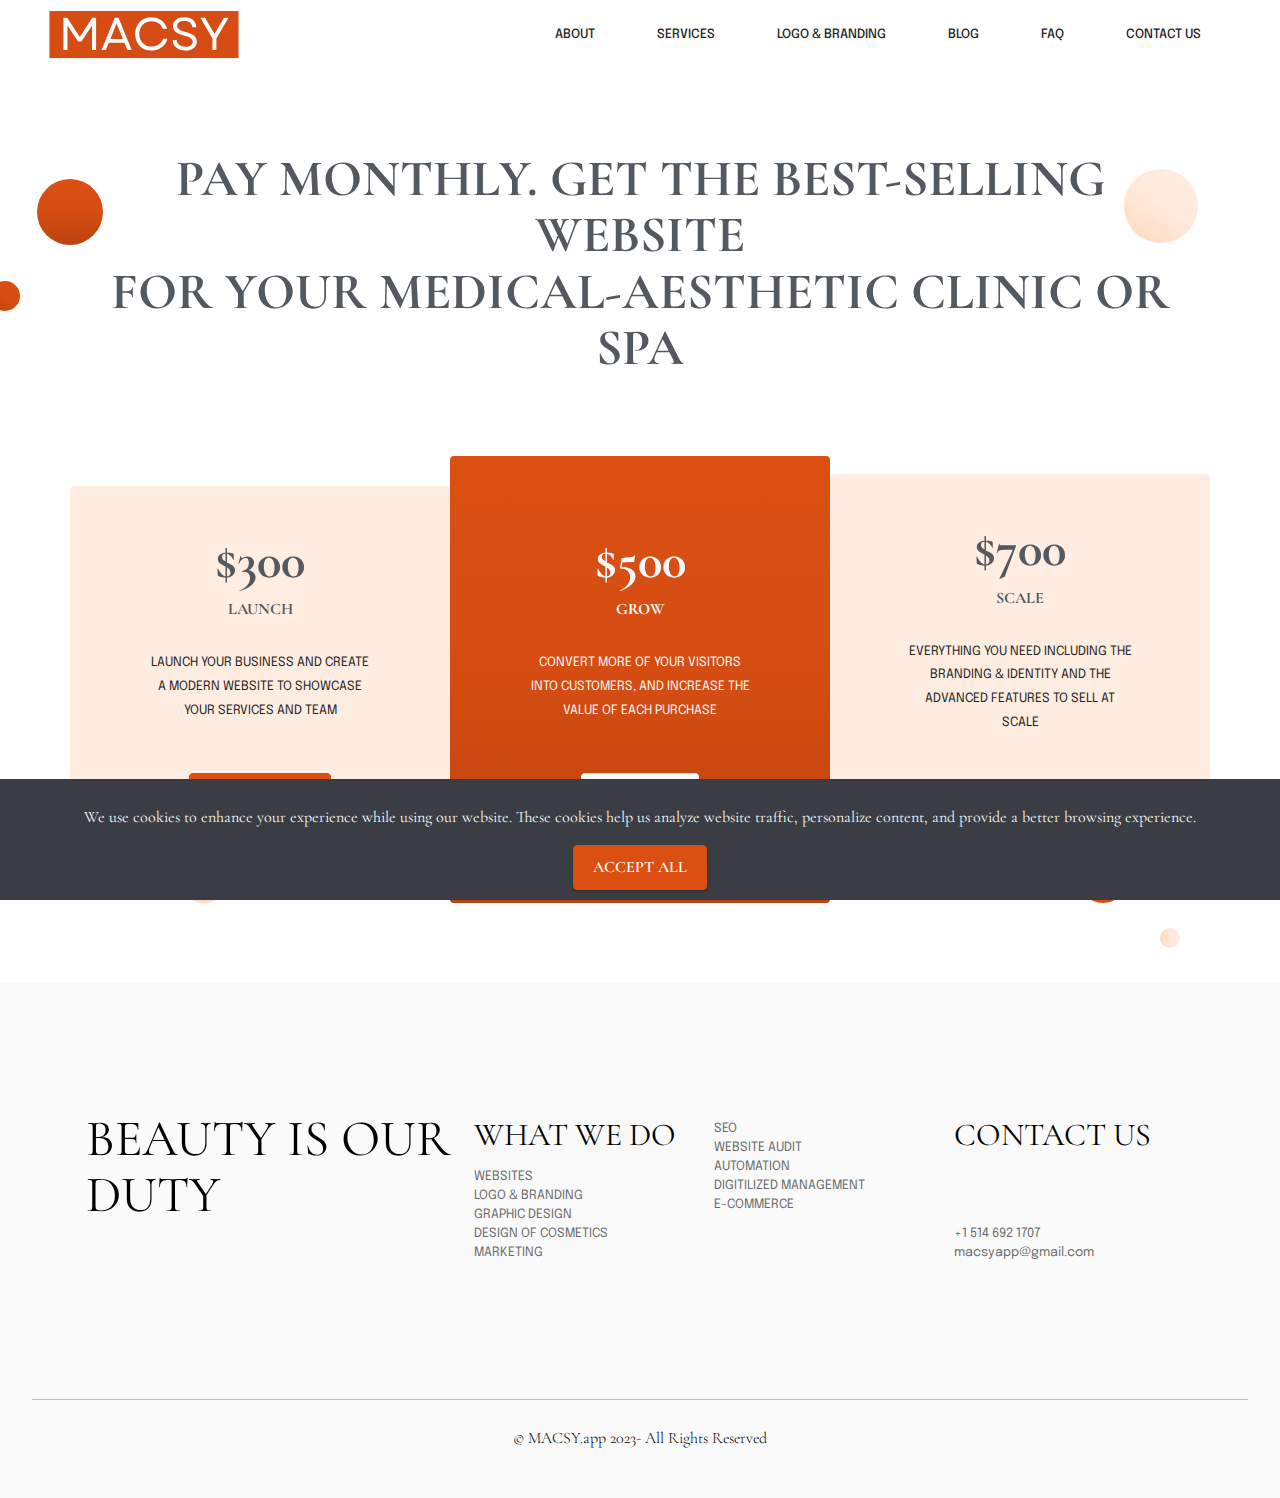
<file: Plans.html>
<!DOCTYPE html>
<html  >
<head>
  
  <meta charset="UTF-8">
  <meta http-equiv="X-UA-Compatible" content="IE=edge">
  
  <meta name="viewport" content="width=device-width, initial-scale=1, minimum-scale=1">
  <link rel="shortcut icon" href="assets/images/black-white-simple-monochrome-initial-name-logo.svg" type="image/x-icon">
  <meta name="description" content="">
  
  
  <title>Plans</title>
  <link rel="stylesheet" href="assets/web/assets/mobirise-icons2/mobirise2.css">
  <link rel="stylesheet" href="assets/bootstrap/css/bootstrap.min.css">
  <link rel="stylesheet" href="assets/bootstrap/css/bootstrap-grid.min.css">
  <link rel="stylesheet" href="assets/bootstrap/css/bootstrap-reboot.min.css">
  <link rel="stylesheet" href="assets/smart-cart/minicart-theme.css">
  <link rel="stylesheet" href="assets/dropdown/css/style.css">
  <link rel="stylesheet" href="assets/theme/css/style.css">
  <link rel="preload" href="https://fonts.googleapis.com/css?family=Cormorant+Garamond:300,300i,400,400i,500,500i,600,600i,700,700i&display=swap" as="style" onload="this.onload=null;this.rel='stylesheet'">
  <noscript><link rel="stylesheet" href="https://fonts.googleapis.com/css?family=Cormorant+Garamond:300,300i,400,400i,500,500i,600,600i,700,700i&display=swap"></noscript>
  <link rel="preload" href="https://fonts.googleapis.com/css?family=Epilogue:100,200,300,400,500,600,700,800,900,100i,200i,300i,400i,500i,600i,700i,800i,900i&display=swap" as="style" onload="this.onload=null;this.rel='stylesheet'">
  <noscript><link rel="stylesheet" href="https://fonts.googleapis.com/css?family=Epilogue:100,200,300,400,500,600,700,800,900,100i,200i,300i,400i,500i,600i,700i,800i,900i&display=swap"></noscript>
  <link rel="preload" as="style" href="assets/mobirise/css/mbr-additional.css"><link rel="stylesheet" href="assets/mobirise/css/mbr-additional.css" type="text/css">

  
  
  
</head>
<body>
<script>var smartCartDefSettings = {"shopcart_top_offset":150,"side_offset":20,"site_width":1150,"shopcart_icon_color":"#ffffff","shopcart_back_color":"#14142b","shopcart_icon_size":50,"sc_count_color":"#14142b","sc_count_back_color":"#fedb01","sc_count_size":16,"buy_now":"Buy now","cart_title":"Your Cart","popup_button":"Add to Cart"};
                                </script>

<!-- Analytics -->
<!-- Google tag (gtag.js) -->
<script async src="https://www.googletagmanager.com/gtag/js?id=G-0MJR7QW7HK"></script>
<script>
  window.dataLayer = window.dataLayer || [];
  function gtag(){dataLayer.push(arguments);}
  gtag('js', new Date());

  gtag('config', 'G-0MJR7QW7HK');
</script>
<!-- /Analytics -->


  
  <section data-bs-version="5.1" class="menu1 cid-tvWJn8VD5t" once="menu" id="menu1-e">
    

    <nav class="navbar navbar-dropdown navbar-expand-lg">
        <div class="container-fluid">
            <div class="navbar-brand">
                <span class="navbar-logo">
                    <a href="index.html#header2-1">
                        <img src="assets/images/macsy.app.svg" alt="MACSY.app" style="height: 3rem;">
                    </a>
                </span>
                
            </div>
            <button class="navbar-toggler" type="button" data-toggle="collapse" data-bs-toggle="collapse" data-target="#navbarSupportedContent" data-bs-target="#navbarSupportedContent" aria-controls="navbarNavAltMarkup" aria-expanded="false" aria-label="Toggle navigation">
                <div class="hamburger">
                    <span></span>
                    <span></span>
                    <span></span>
                    <span></span>
                </div>
            </button>
            <div class="collapse navbar-collapse" id="navbarSupportedContent">
                <ul class="navbar-nav nav-dropdown nav-right" data-app-modern-menu="true"><li class="nav-item"><a class="nav-link link text-black text-primary display-4" href="index.html#features3-c">ABOUT</a></li>
                    <li class="nav-item"><a class="nav-link link text-black text-primary display-4" href="index.html#gallery3-a">SERVICES</a></li>
                    <li class="nav-item"><a class="nav-link link text-black text-primary display-4" href="page3.html#pricing1-12">LOGO &amp; BRANDING</a></li><li class="nav-item"><a class="nav-link link text-black text-primary display-4" href="page5.html#features5-1d">BLOG</a></li><li class="nav-item"><a class="nav-link link text-black text-primary display-4" href="FAQ.html#features5-26">FAQ</a></li>
                    <li class="nav-item"><a class="nav-link link text-black text-primary display-4" href="mailto:macsyapp@gmail.com">CONTACT US</a>
                    </li></ul>
            </div>
        </div>
    </nav>
</section>

<section data-bs-version="5.1" class="pricing1 firmm4_pricing1 cid-tvWJndj59B" id="pricing1-n">

    

    
    
    <div class="container">
        <div class="row">
            <div class="col-12 col">
                <div class="title_block">
                    
                    <h3 class="mbr-section-title mbr-fonts-style align-center mb-0 display-2"><strong>PAY MONTHLY. GET THE BEST-SELLING WEBSITE</strong><br><strong>FOR YOUR MEDICAL-AESTHETIC CLINIC OR SPA</strong><br></h3>
                </div>
            </div>
        </div>

        <div class="row no-gutters align-items-center">
            <div class="shape_wrap">
                <div class="shape_1 shape"></div>
                <div class="shape_2 shape"></div>
                <div class="shape_3 shape"></div>
                <div class="shape_4 shape"></div>
                <div class="shape_5 shape"></div>
                <div class="shape_6 shape"></div>
            </div>
            <div class="col-lg-4 col-md-4 col-12 onTheSides">
                <div class="card_wrap text-center">
                    <p class="card_price mbr-fonts-style display-2"><strong>$300</strong></p>
                    <h5 class="card_title mbr-fonts-style display-7"><strong>LAUNCH</strong></h5>
                    <div class="card_body">
                        <div class="mbr-fonts-style items_block display-4">
                            <p class="item">LAUNCH YOUR BUSINESS AND CREATE A MODERN WEBSITE TO SHOWCASE YOUR SERVICES AND TEAM</p>
                        </div>
                    </div>
                    <div class="mbr-section-btn"><a class="btn btn-sm btn-success display-4" href="mailto:macsyapp@gmail.com"><span class="mobi-mbri mobi-mbri-right mbr-iconfont mbr-iconfont-btn"></span>LEARN MORE</a></div>
                </div>
            </div>
            
            <div class="col-lg-4 col-md-4 col-12 middle text-white">
                <div class="card_wrap text-center">
                    <p class="card_price mbr-fonts-style display-2"><strong>$500</strong></p>
                    <h5 class="card_title mbr-fonts-style display-7"><strong>GROW</strong></h5>
                    <div class="card_body">
                        <div class="mbr-fonts-style items_block display-4">
                            <p class="item">CONVERT MORE OF YOUR VISITORS INTO CUSTOMERS, AND INCREASE THE VALUE OF EACH PURCHASE</p>
                        </div>
                    </div>
                    <div class="mbr-section-btn"><a class="btn btn-sm btn-white display-4" href="mailto:macsyapp@gmail.com">LEARN MORE</a></div>
                </div>
            </div>
            
            <div class="col-lg-4 col-md-4 col-12 onTheSides">
                <div class="card_wrap text-center">
                    <p class="card_price mbr-fonts-style display-2"><strong>$700</strong></p>
                    <h5 class="card_title mbr-fonts-style display-7"><strong>SCALE</strong></h5>
                    <div class="card_body">
                        <div class="mbr-fonts-style items_block display-4">
                            <p class="item">EVERYTHING YOU NEED INCLUDING THE BRANDING &amp; IDENTITY AND THE ADVANCED FEATURES TO SELL AT SCALE</p>
                        </div>
                    </div>
                    <div class="mbr-section-btn"><a class="btn btn-sm btn-success display-4" href="mailto:macsyapp@gmail.com"><span class="mobi-mbri mobi-mbri-right mbr-iconfont mbr-iconfont-btn"></span>LEARN MORE</a></div>
                </div>
            </div>
        </div>
    
        </div>
</section>

<section data-bs-version="5.1" class="list1 cid-twq1tXKfFK" id="list1-u">
    

    

    <div class="container">
        <div class="content">
            <div class="heading">
                <div class="heading-inner">
                    
                    <h2 class="mbr-section-title mbr-fonts-style display-2">
                        BEAUTY IS OUR DUTY</h2>
                </div>
            </div>

            <div class="cards">
                <div class="card">
                    
                    <h3 class="mbr-card-title mbr-fonts-style display-5">
                        WHAT WE DO
                    </h3>
                    <ul class="list mbr-fonts-style display-4">
                        <li class="mbr-card-text item-wrap">WEBSITES</li><li class="mbr-card-text item-wrap">LOGO &amp; BRANDING</li><li class="mbr-card-text item-wrap">GRAPHIC DESIGN</li><li class="mbr-card-text item-wrap">DESIGN OF COSMETICS</li><li class="mbr-card-text item-wrap">MARKETING</li>
                    </ul>
                </div>
                <div class="card">
                    
                    <h3 class="mbr-card-title mbr-fonts-style display-5"></h3>
                    <ul class="list mbr-fonts-style display-4">
                        <li class="mbr-card-text item-wrap">SEO</li><li class="mbr-card-text item-wrap">WEBSITE AUDIT</li><li class="mbr-card-text item-wrap">AUTOMATION</li><li class="mbr-card-text item-wrap">DIGITILIZED MANAGEMENT</li><li class="mbr-card-text item-wrap">E-COMMERCE</li>
                    </ul>
                </div>
                <div class="card">
                    
                    <h3 class="mbr-card-title mbr-fonts-style display-5">
                        CONTACT US</h3>
                    <ul class="list mbr-fonts-style display-4">
                        <li class="mbr-card-text item-wrap"><br></li><li class="mbr-card-text item-wrap"><br></li><li class="mbr-card-text item-wrap"><br></li><li class="mbr-card-text item-wrap">+1 514 692 1707</li><li class="mbr-card-text item-wrap">macsyapp@gmail.com</li>
                    </ul>
                </div>
            </div>
        </div>
    </div>
</section>

<section data-bs-version="5.1" class="footer2 cid-tvWJnfwZJQ" once="footers" id="footer2-q">
    

    

    <div class="container-fluid">
        <div class="content">
            
            <div class="text-wrap">
                
                
            </div>
        </div>

        <div class="footer-lower">
            <div class="media-container-row">
                <div class="col-md-12">
                    <hr>
                </div>
            </div>
            <div class="media-container-row">
                <div class="col-md-12 copyright">
                    <p class="mbr-text mbr-fonts-style display-7">
                        © MACSY.app 2023- All Rights Reserved
                    </p>
                </div>
            </div>
        </div>
    </div>

</section>


<script src="assets/bootstrap/js/bootstrap.bundle.min.js"></script>
  <script src="assets/web/assets/cookies-alert-plugin/cookies-alert-core.js"></script>
  <script src="assets/web/assets/cookies-alert-plugin/cookies-alert-script.js"></script>
  <script src="assets/smoothscroll/smooth-scroll.js"></script>
  <script src="assets/ytplayer/index.js"></script>
  <script src="assets/smart-cart/minicart.js"></script>
  <script src="assets/smart-cart/minicart-customizer.js"></script>
  <script src="assets/dropdown/js/navbar-dropdown.js"></script>
  <script src="assets/theme/js/script.js"></script>
  
  
  
<input name="cookieData" type="hidden" data-cookie-cookiesAlertType='false' data-cookie-customDialogSelector='null' data-cookie-colorText='#fafafa' data-cookie-colorBg='rgb(58, 62, 68)' data-cookie-opacityOverlay='0' data-cookie-bgOpacity='100' data-cookie-textButton='ACCEPT ALL' data-cookie-rejectText='REJECT' data-cookie-colorButton='#db4f12' data-cookie-rejectColor='#ffffff' data-cookie-colorLink='#fafafa' data-cookie-underlineLink='true' data-cookie-text="We use cookies to enhance your experience while using our website. These cookies help us analyze website traffic, personalize content, and provide a better browsing experience.">
  </body>
</html>
</file>
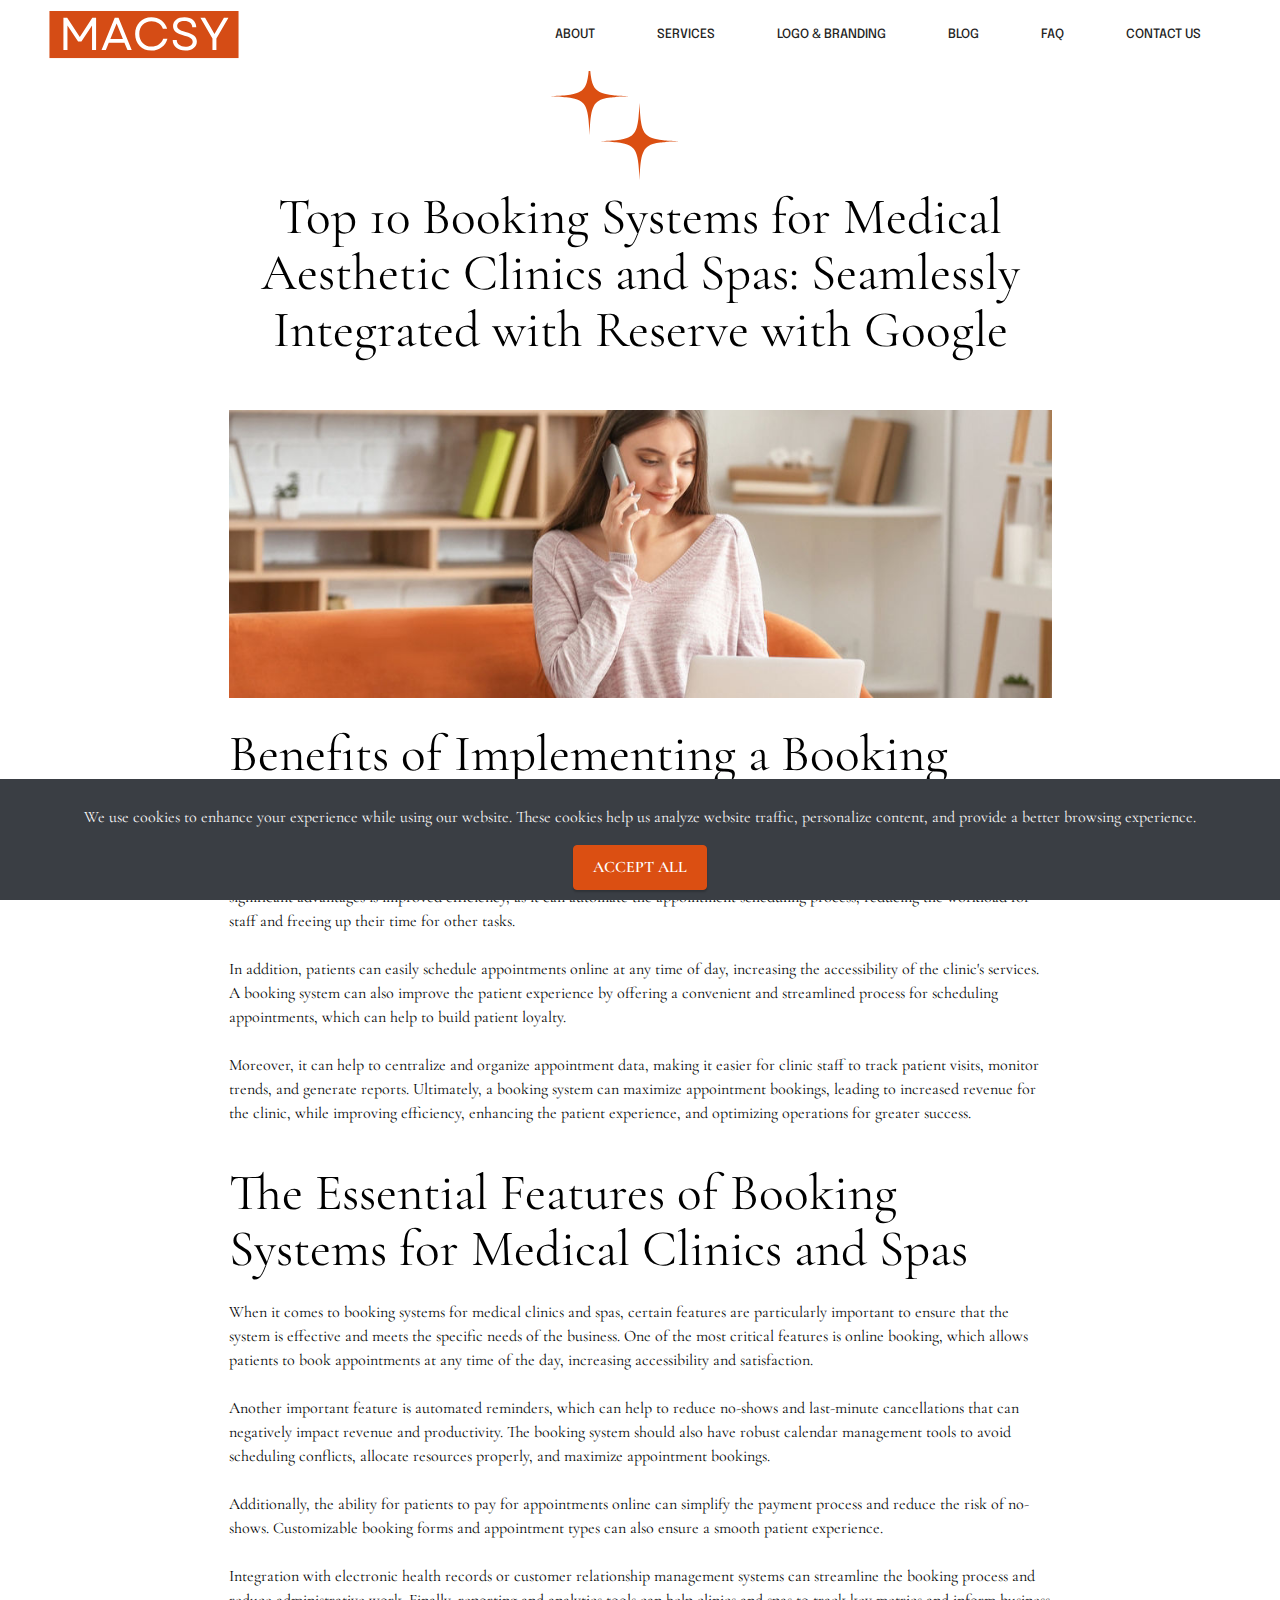
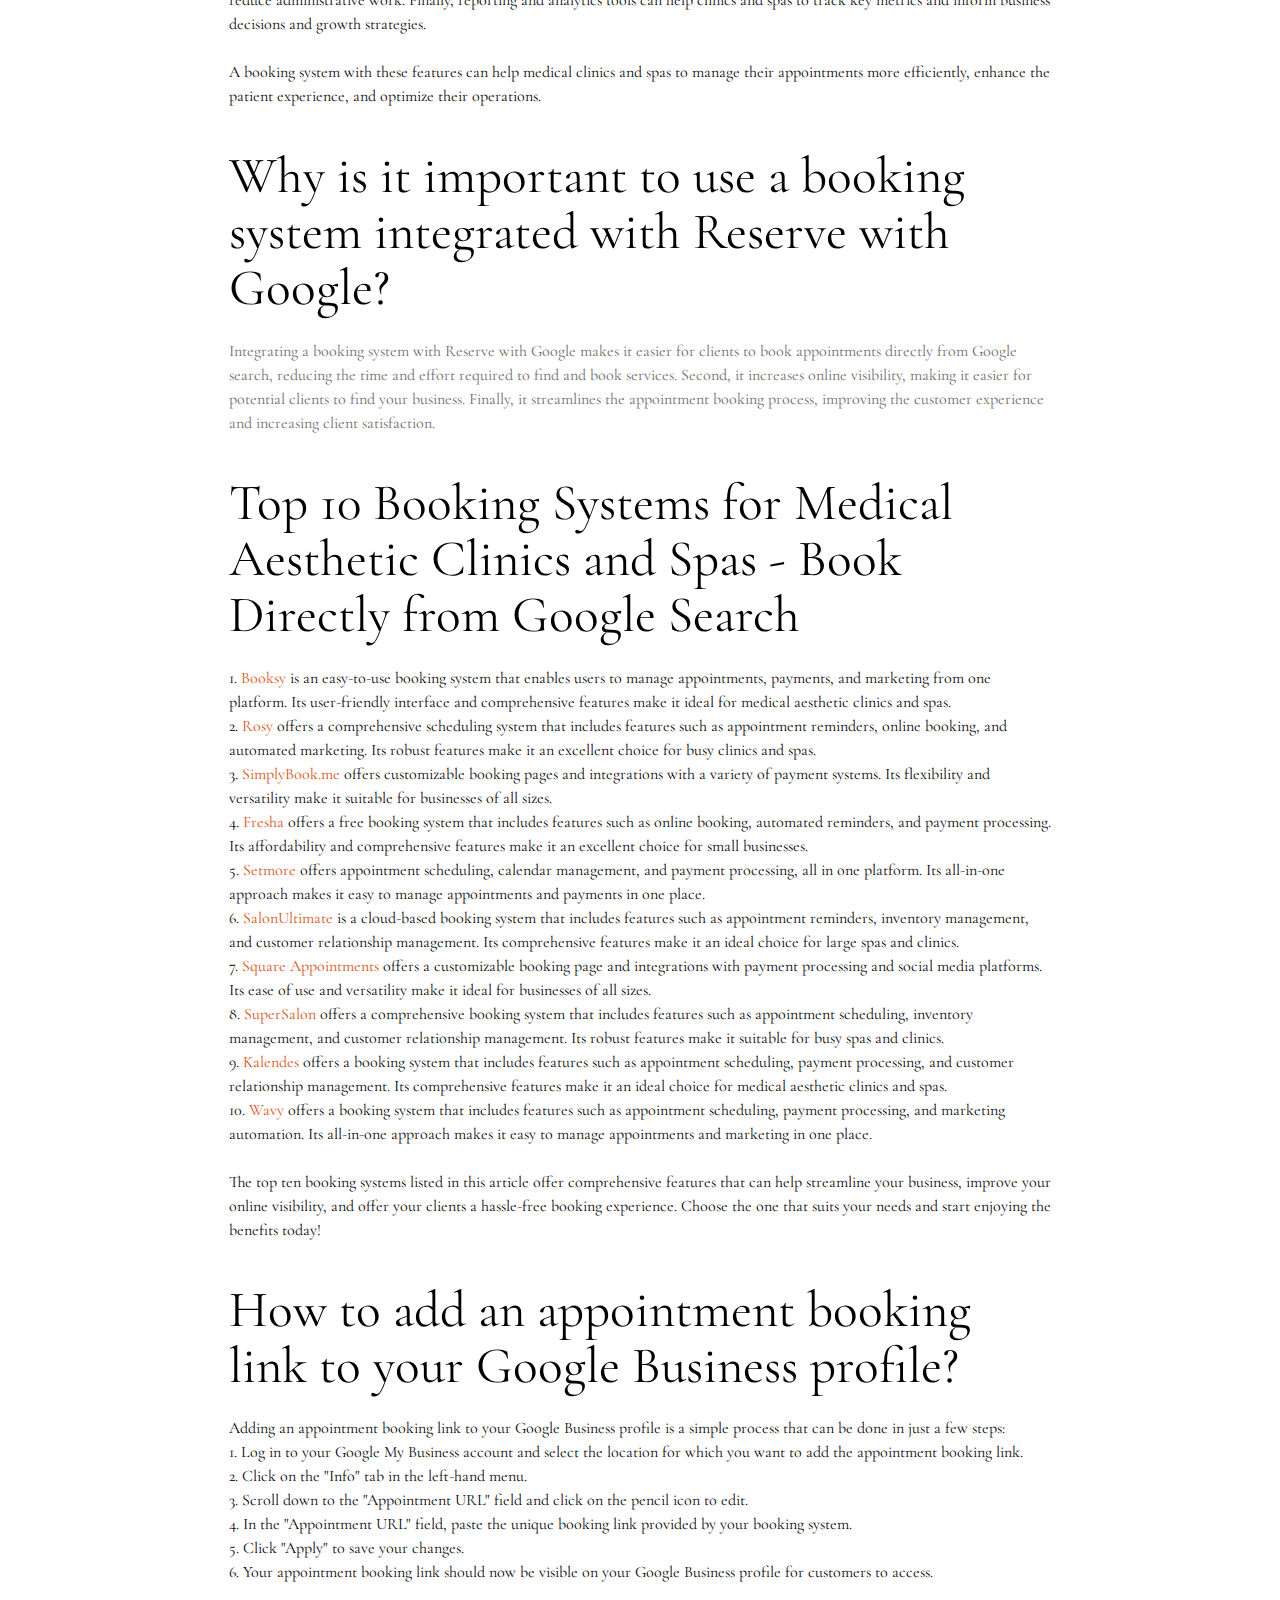
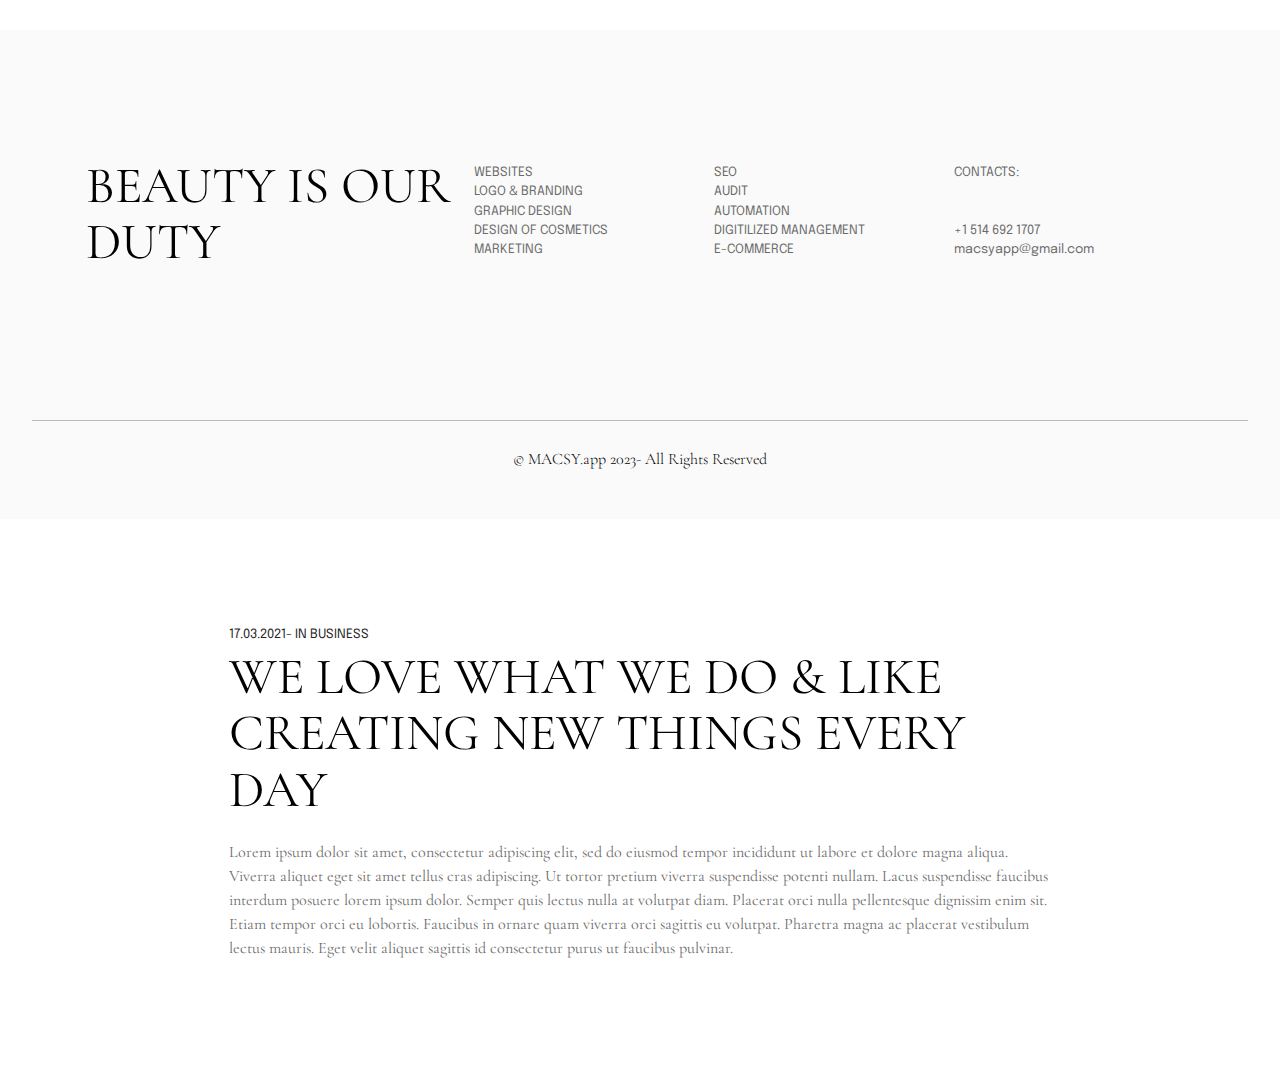
<file: Top10BookingSystemsforMedicalAestheticClinicsandSpa.html>
<!DOCTYPE html>
<html  >
<head>
  
  <meta charset="UTF-8">
  <meta http-equiv="X-UA-Compatible" content="IE=edge">
  
  <meta name="twitter:card" content="summary_large_image"/>
  <meta name="twitter:image:src" content="assets/images/Top10BookingSystemsforMedicalAestheticClinicsandSpa-meta.jpg">
  <meta property="og:image" content="assets/images/Top10BookingSystemsforMedicalAestheticClinicsandSpa-meta.jpg">
  <meta name="twitter:title" content="Top 10 Booking Systems for Medical Aesthetic Clinics and Spas">
  <meta name="viewport" content="width=device-width, initial-scale=1, minimum-scale=1">
  <link rel="shortcut icon" href="assets/images/black-white-simple-monochrome-initial-name-logo.svg" type="image/x-icon">
  <meta name="description" content="Beautiful websites for beautiful businesses, with easy monthly payments. MACSY.app specializes in creating beautiful, effective websites for medical aesthetic clinics and spas.">
  
  
  <title>Top 10 Booking Systems for Medical Aesthetic Clinics and Spas</title>
  <link rel="stylesheet" href="assets/bootstrap/css/bootstrap.min.css">
  <link rel="stylesheet" href="assets/bootstrap/css/bootstrap-grid.min.css">
  <link rel="stylesheet" href="assets/bootstrap/css/bootstrap-reboot.min.css">
  <link rel="stylesheet" href="assets/smart-cart/minicart-theme.css">
  <link rel="stylesheet" href="assets/dropdown/css/style.css">
  <link rel="stylesheet" href="assets/theme/css/style.css">
  <link rel="preload" href="https://fonts.googleapis.com/css?family=Cormorant+Garamond:300,300i,400,400i,500,500i,600,600i,700,700i&display=swap" as="style" onload="this.onload=null;this.rel='stylesheet'">
  <noscript><link rel="stylesheet" href="https://fonts.googleapis.com/css?family=Cormorant+Garamond:300,300i,400,400i,500,500i,600,600i,700,700i&display=swap"></noscript>
  <link rel="preload" href="https://fonts.googleapis.com/css?family=Epilogue:100,200,300,400,500,600,700,800,900,100i,200i,300i,400i,500i,600i,700i,800i,900i&display=swap" as="style" onload="this.onload=null;this.rel='stylesheet'">
  <noscript><link rel="stylesheet" href="https://fonts.googleapis.com/css?family=Epilogue:100,200,300,400,500,600,700,800,900,100i,200i,300i,400i,500i,600i,700i,800i,900i&display=swap"></noscript>
  <link rel="preload" as="style" href="assets/mobirise/css/mbr-additional.css"><link rel="stylesheet" href="assets/mobirise/css/mbr-additional.css" type="text/css">

  
  
  
</head>
<body>
<script>var smartCartDefSettings = {"shopcart_top_offset":150,"side_offset":20,"site_width":1150,"shopcart_icon_color":"#ffffff","shopcart_back_color":"#14142b","shopcart_icon_size":50,"sc_count_color":"#14142b","sc_count_back_color":"#fedb01","sc_count_size":16,"buy_now":"Buy now","cart_title":"Your Cart","popup_button":"Add to Cart"};
                                </script>

<!-- Analytics -->
<!-- Google tag (gtag.js) -->
<script async src="https://www.googletagmanager.com/gtag/js?id=G-0MJR7QW7HK"></script>
<script>
  window.dataLayer = window.dataLayer || [];
  function gtag(){dataLayer.push(arguments);}
  gtag('js', new Date());

  gtag('config', 'G-0MJR7QW7HK');
</script>
<!-- /Analytics -->


  
  <section data-bs-version="5.1" class="menu1 cid-tAp0zO8JR0" once="menu" id="menu1-1o">
    

    <nav class="navbar navbar-dropdown navbar-expand-lg">
        <div class="container-fluid">
            <div class="navbar-brand">
                <span class="navbar-logo">
                    <a href="index.html#header2-1">
                        <img src="assets/images/macsy.app.svg" alt="MACSY.app" style="height: 3rem;">
                    </a>
                </span>
                
            </div>
            <button class="navbar-toggler" type="button" data-toggle="collapse" data-bs-toggle="collapse" data-target="#navbarSupportedContent" data-bs-target="#navbarSupportedContent" aria-controls="navbarNavAltMarkup" aria-expanded="false" aria-label="Toggle navigation">
                <div class="hamburger">
                    <span></span>
                    <span></span>
                    <span></span>
                    <span></span>
                </div>
            </button>
            <div class="collapse navbar-collapse" id="navbarSupportedContent">
                <ul class="navbar-nav nav-dropdown nav-right" data-app-modern-menu="true"><li class="nav-item"><a class="nav-link link text-black text-primary display-4" href="index.html#features3-c">ABOUT</a></li>
                    <li class="nav-item"><a class="nav-link link text-black text-primary display-4" href="index.html#gallery3-a">SERVICES</a></li>
                    <li class="nav-item"><a class="nav-link link text-black text-primary display-4" href="page3.html#pricing1-12">LOGO &amp; BRANDING</a></li><li class="nav-item"><a class="nav-link link text-black text-primary display-4" href="page5.html#features5-1d">BLOG</a></li><li class="nav-item"><a class="nav-link link text-black text-primary display-4" href="FAQ.html#features5-26">FAQ</a></li>
                    <li class="nav-item"><a class="nav-link link text-black text-primary display-4" href="mailto:macsyapp@gmail.com">CONTACT US</a>
                    </li></ul>
            </div>
        </div>
    </nav>
</section>

<section data-bs-version="5.1" class="features5 cid-tAp0zPD14Q" id="features5-1p">
    

    

    <div class="container-fluid">
        <div class="row justify-content-center align-items-center">
            <div class="col-12 col-lg-9">
                <div class="align-center content">
                    <div class="animation-box">
                        <svg class="star" x="0px" y="0px" width="78px" height="78px" viewBox="0 0 78 78" enable-background="new 0 0 78 78" xml:space="preserve">
                            <path d="M0.942,38.113L0,38.188l0.748,0.065  c1.039,0.08,3.079,0.135,4.118,0.19c1.026,0.057,2.053,0.106,3.079,0.173c1.224,0.079,2.448,0.166,3.671,0.265  c1.223,0.1,2.446,0.199,3.666,0.335c1.292,0.144,2.58,0.316,3.866,0.502c1.524,0.219,3.031,0.523,4.52,0.92  c1.665,0.442,3.283,1.008,4.808,1.819c1.382,0.735,2.624,1.654,3.685,2.811c1.042,1.135,1.848,2.423,2.49,3.819  c0.719,1.561,1.219,3.194,1.612,4.862c0.3,1.271,0.545,2.556,0.726,3.85c0.151,1.083,0.295,2.168,0.422,3.255  c0.103,0.876,0.179,1.755,0.257,2.634c0.082,0.925,0.157,1.851,0.225,2.776c0.065,0.893,0.119,1.787,0.173,2.681  c0.064,1.066,0.125,2.132,0.184,3.198c0.049,0.859,0.089,2.36,0.133,3.22L38.455,77l0.104-1.627c0.043-0.852,0.085-2.318,0.13-3.146  c0.048-0.888,0.095-1.775,0.146-2.663c0.06-0.985,0.118-1.973,0.188-2.958c0.08-1.078,0.168-2.155,0.266-3.232  c0.088-0.971,0.176-1.942,0.295-2.91c0.148-1.197,0.319-2.393,0.504-3.585c0.23-1.488,0.549-2.959,0.961-4.409  c0.428-1.502,0.967-2.961,1.707-4.342c1.141-2.135,2.719-3.864,4.781-5.144c1.333-0.826,2.764-1.435,4.253-1.913  c2.478-0.798,5.028-1.248,7.603-1.588c0.835-0.109,1.672-0.204,2.509-0.292c0.924-0.097,1.85-0.184,2.773-0.263  c0.774-0.066,1.548-0.12,2.322-0.174c0.926-0.064,1.853-0.129,2.779-0.185c1.118-0.066,3.313-0.124,4.432-0.184  c0.681-0.037,1.363-0.071,2.045-0.106c0-0.005,0.065-0.007,0.187-0.021c0.021-0.003,0.561-0.07,0.561-0.07s-0.42-0.056-0.581-0.065  c-0.074-0.004-0.39-0.026-0.393-0.026c-1.079-0.055-2.159-0.105-3.238-0.163c-1.021-0.055-3.114-0.107-4.133-0.175  c-1.205-0.08-2.409-0.169-3.612-0.266c-0.952-0.074-1.904-0.151-2.854-0.255c-1.259-0.139-2.516-0.293-3.771-0.463  c-1.617-0.219-3.221-0.521-4.802-0.925c-1.733-0.44-3.421-1.007-5.015-1.833c-1.25-0.649-2.395-1.448-3.399-2.439  c-1.205-1.188-2.125-2.575-2.845-4.1c-0.799-1.694-1.335-3.476-1.752-5.296c-0.271-1.177-0.488-2.364-0.664-3.558  c-0.135-0.912-0.254-1.826-0.363-2.742c-0.098-0.836-0.179-1.675-0.257-2.514c-0.081-0.865-0.155-1.731-0.222-2.597  c-0.066-0.853-0.121-1.707-0.174-2.561c-0.069-1.079-0.135-2.158-0.193-3.237c-0.069-1.252-0.131-2.504-0.193-3.756  C38.518,0.813,38.502,0.406,38.483,0c-0.045,0.262-0.058,0.525-0.071,0.788c-0.066,1.332-0.129,2.663-0.201,3.994  c-0.056,1.04-0.121,2.079-0.186,3.118c-0.057,0.9-0.111,1.801-0.18,2.7c-0.078,1.019-0.167,2.036-0.263,3.053  c-0.088,0.931-0.175,1.862-0.297,2.79c-0.162,1.223-0.342,2.443-0.543,3.66c-0.256,1.538-0.61,3.055-1.076,4.544  c-0.435,1.39-0.978,2.734-1.702,4.002c-1.097,1.92-2.565,3.487-4.433,4.676c-1.136,0.723-2.35,1.284-3.615,1.737  c-2.219,0.795-4.514,1.282-6.839,1.628c-1.265,0.188-2.536,0.347-3.808,0.485c-1.392,0.151-2.786,0.273-4.181,0.385  c-1.282,0.103-2.567,0.18-3.852,0.255c-1.721,0.1-4.443,0.187-6.165,0.28c-0.04,0.001-0.078,0.01-0.118,0.015">
                            </path>
                        </svg>
                        <svg class="star" x="0px" y="0px" width="78px" height="78px" viewBox="0 0 78 78" enable-background="new 0 0 78 78" xml:space="preserve">
                            <path d="M0.942,38.113L0,38.188l0.748,0.065  c1.039,0.08,3.079,0.135,4.118,0.19c1.026,0.057,2.053,0.106,3.079,0.173c1.224,0.079,2.448,0.166,3.671,0.265  c1.223,0.1,2.446,0.199,3.666,0.335c1.292,0.144,2.58,0.316,3.866,0.502c1.524,0.219,3.031,0.523,4.52,0.92  c1.665,0.442,3.283,1.008,4.808,1.819c1.382,0.735,2.624,1.654,3.685,2.811c1.042,1.135,1.848,2.423,2.49,3.819  c0.719,1.561,1.219,3.194,1.612,4.862c0.3,1.271,0.545,2.556,0.726,3.85c0.151,1.083,0.295,2.168,0.422,3.255  c0.103,0.876,0.179,1.755,0.257,2.634c0.082,0.925,0.157,1.851,0.225,2.776c0.065,0.893,0.119,1.787,0.173,2.681  c0.064,1.066,0.125,2.132,0.184,3.198c0.049,0.859,0.089,2.36,0.133,3.22L38.455,77l0.104-1.627c0.043-0.852,0.085-2.318,0.13-3.146  c0.048-0.888,0.095-1.775,0.146-2.663c0.06-0.985,0.118-1.973,0.188-2.958c0.08-1.078,0.168-2.155,0.266-3.232  c0.088-0.971,0.176-1.942,0.295-2.91c0.148-1.197,0.319-2.393,0.504-3.585c0.23-1.488,0.549-2.959,0.961-4.409  c0.428-1.502,0.967-2.961,1.707-4.342c1.141-2.135,2.719-3.864,4.781-5.144c1.333-0.826,2.764-1.435,4.253-1.913  c2.478-0.798,5.028-1.248,7.603-1.588c0.835-0.109,1.672-0.204,2.509-0.292c0.924-0.097,1.85-0.184,2.773-0.263  c0.774-0.066,1.548-0.12,2.322-0.174c0.926-0.064,1.853-0.129,2.779-0.185c1.118-0.066,3.313-0.124,4.432-0.184  c0.681-0.037,1.363-0.071,2.045-0.106c0-0.005,0.065-0.007,0.187-0.021c0.021-0.003,0.561-0.07,0.561-0.07s-0.42-0.056-0.581-0.065  c-0.074-0.004-0.39-0.026-0.393-0.026c-1.079-0.055-2.159-0.105-3.238-0.163c-1.021-0.055-3.114-0.107-4.133-0.175  c-1.205-0.08-2.409-0.169-3.612-0.266c-0.952-0.074-1.904-0.151-2.854-0.255c-1.259-0.139-2.516-0.293-3.771-0.463  c-1.617-0.219-3.221-0.521-4.802-0.925c-1.733-0.44-3.421-1.007-5.015-1.833c-1.25-0.649-2.395-1.448-3.399-2.439  c-1.205-1.188-2.125-2.575-2.845-4.1c-0.799-1.694-1.335-3.476-1.752-5.296c-0.271-1.177-0.488-2.364-0.664-3.558  c-0.135-0.912-0.254-1.826-0.363-2.742c-0.098-0.836-0.179-1.675-0.257-2.514c-0.081-0.865-0.155-1.731-0.222-2.597  c-0.066-0.853-0.121-1.707-0.174-2.561c-0.069-1.079-0.135-2.158-0.193-3.237c-0.069-1.252-0.131-2.504-0.193-3.756  C38.518,0.813,38.502,0.406,38.483,0c-0.045,0.262-0.058,0.525-0.071,0.788c-0.066,1.332-0.129,2.663-0.201,3.994  c-0.056,1.04-0.121,2.079-0.186,3.118c-0.057,0.9-0.111,1.801-0.18,2.7c-0.078,1.019-0.167,2.036-0.263,3.053  c-0.088,0.931-0.175,1.862-0.297,2.79c-0.162,1.223-0.342,2.443-0.543,3.66c-0.256,1.538-0.61,3.055-1.076,4.544  c-0.435,1.39-0.978,2.734-1.702,4.002c-1.097,1.92-2.565,3.487-4.433,4.676c-1.136,0.723-2.35,1.284-3.615,1.737  c-2.219,0.795-4.514,1.282-6.839,1.628c-1.265,0.188-2.536,0.347-3.808,0.485c-1.392,0.151-2.786,0.273-4.181,0.385  c-1.282,0.103-2.567,0.18-3.852,0.255c-1.721,0.1-4.443,0.187-6.165,0.28c-0.04,0.001-0.078,0.01-0.118,0.015">
                            </path>
                        </svg>
                        <svg class="star" x="0px" y="0px" width="78px" height="78px" viewBox="0 0 78 78" enable-background="new 0 0 78 78" xml:space="preserve">
                            <path d="M0.942,38.113L0,38.188l0.748,0.065  c1.039,0.08,3.079,0.135,4.118,0.19c1.026,0.057,2.053,0.106,3.079,0.173c1.224,0.079,2.448,0.166,3.671,0.265  c1.223,0.1,2.446,0.199,3.666,0.335c1.292,0.144,2.58,0.316,3.866,0.502c1.524,0.219,3.031,0.523,4.52,0.92  c1.665,0.442,3.283,1.008,4.808,1.819c1.382,0.735,2.624,1.654,3.685,2.811c1.042,1.135,1.848,2.423,2.49,3.819  c0.719,1.561,1.219,3.194,1.612,4.862c0.3,1.271,0.545,2.556,0.726,3.85c0.151,1.083,0.295,2.168,0.422,3.255  c0.103,0.876,0.179,1.755,0.257,2.634c0.082,0.925,0.157,1.851,0.225,2.776c0.065,0.893,0.119,1.787,0.173,2.681  c0.064,1.066,0.125,2.132,0.184,3.198c0.049,0.859,0.089,2.36,0.133,3.22L38.455,77l0.104-1.627c0.043-0.852,0.085-2.318,0.13-3.146  c0.048-0.888,0.095-1.775,0.146-2.663c0.06-0.985,0.118-1.973,0.188-2.958c0.08-1.078,0.168-2.155,0.266-3.232  c0.088-0.971,0.176-1.942,0.295-2.91c0.148-1.197,0.319-2.393,0.504-3.585c0.23-1.488,0.549-2.959,0.961-4.409  c0.428-1.502,0.967-2.961,1.707-4.342c1.141-2.135,2.719-3.864,4.781-5.144c1.333-0.826,2.764-1.435,4.253-1.913  c2.478-0.798,5.028-1.248,7.603-1.588c0.835-0.109,1.672-0.204,2.509-0.292c0.924-0.097,1.85-0.184,2.773-0.263  c0.774-0.066,1.548-0.12,2.322-0.174c0.926-0.064,1.853-0.129,2.779-0.185c1.118-0.066,3.313-0.124,4.432-0.184  c0.681-0.037,1.363-0.071,2.045-0.106c0-0.005,0.065-0.007,0.187-0.021c0.021-0.003,0.561-0.07,0.561-0.07s-0.42-0.056-0.581-0.065  c-0.074-0.004-0.39-0.026-0.393-0.026c-1.079-0.055-2.159-0.105-3.238-0.163c-1.021-0.055-3.114-0.107-4.133-0.175  c-1.205-0.08-2.409-0.169-3.612-0.266c-0.952-0.074-1.904-0.151-2.854-0.255c-1.259-0.139-2.516-0.293-3.771-0.463  c-1.617-0.219-3.221-0.521-4.802-0.925c-1.733-0.44-3.421-1.007-5.015-1.833c-1.25-0.649-2.395-1.448-3.399-2.439  c-1.205-1.188-2.125-2.575-2.845-4.1c-0.799-1.694-1.335-3.476-1.752-5.296c-0.271-1.177-0.488-2.364-0.664-3.558  c-0.135-0.912-0.254-1.826-0.363-2.742c-0.098-0.836-0.179-1.675-0.257-2.514c-0.081-0.865-0.155-1.731-0.222-2.597  c-0.066-0.853-0.121-1.707-0.174-2.561c-0.069-1.079-0.135-2.158-0.193-3.237c-0.069-1.252-0.131-2.504-0.193-3.756  C38.518,0.813,38.502,0.406,38.483,0c-0.045,0.262-0.058,0.525-0.071,0.788c-0.066,1.332-0.129,2.663-0.201,3.994  c-0.056,1.04-0.121,2.079-0.186,3.118c-0.057,0.9-0.111,1.801-0.18,2.7c-0.078,1.019-0.167,2.036-0.263,3.053  c-0.088,0.931-0.175,1.862-0.297,2.79c-0.162,1.223-0.342,2.443-0.543,3.66c-0.256,1.538-0.61,3.055-1.076,4.544  c-0.435,1.39-0.978,2.734-1.702,4.002c-1.097,1.92-2.565,3.487-4.433,4.676c-1.136,0.723-2.35,1.284-3.615,1.737  c-2.219,0.795-4.514,1.282-6.839,1.628c-1.265,0.188-2.536,0.347-3.808,0.485c-1.392,0.151-2.786,0.273-4.181,0.385  c-1.282,0.103-2.567,0.18-3.852,0.255c-1.721,0.1-4.443,0.187-6.165,0.28c-0.04,0.001-0.078,0.01-0.118,0.015">
                            </path>
                        </svg>
                    </div>
                    <h2 class="mbr-section-title mbr-fonts-style align-center display-2">Top 10 Booking Systems for Medical Aesthetic Clinics and Spas: Seamlessly Integrated with Reserve with Google</h2>
                    
                </div>
            </div>
        </div>
    </div>
</section>

<section data-bs-version="5.1" class="article2 cid-tAp3JVYFWp" id="article2-1y">

	

	

	<div class="container">
		<div class="row justify-content-center">
			<div class="col-12 col-lg-9">
				<div class="image-wrap">
					<img src="assets/images/untitled-design-4-1000x350.jpg" alt="">
				</div>

				<div class="text-wrap">
					
					<h2 class="mbr-section-title mbr-fonts-style display-2">Benefits of Implementing a Booking System for Medical Aesthetic Clinics</h2>
					<p class="mbr-text mbr-fonts-style display-7">Integrating a booking system into medical aesthetic clinics can bring numerous benefits for both staff and patients. One of the most significant advantages is improved efficiency, as it can automate the appointment scheduling process, reducing the workload for staff and freeing up their time for other tasks. <br><br>In addition, patients can easily schedule appointments online at any time of day, increasing the accessibility of the clinic's services. A booking system can also improve the patient experience by offering a convenient and streamlined process for scheduling appointments, which can help to build patient loyalty. <br><br>Moreover, it can help to centralize and organize appointment data, making it easier for clinic staff to track patient visits, monitor trends, and generate reports. Ultimately, a booking system can maximize appointment bookings, leading to increased revenue for the clinic, while improving efficiency, enhancing the patient experience, and optimizing operations for greater success.</p>
				</div>
			</div>
		</div>
	</div>
</section>

<section data-bs-version="5.1" class="article2 cid-tAp4DwObuL" id="article2-1z">

	

	

	<div class="container">
		<div class="row justify-content-center">
			<div class="col-12 col-lg-9">
				

				<div class="text-wrap">
					
					<h2 class="mbr-section-title mbr-fonts-style display-2">The Essential Features of Booking Systems for Medical Clinics and Spas</h2>
					<p class="mbr-text mbr-fonts-style display-7">When it comes to booking systems for medical clinics and spas, certain features are particularly important to ensure that the system is effective and meets the specific needs of the business. One of the most critical features is online booking, which allows patients to book appointments at any time of the day, increasing accessibility and satisfaction. <br><br>Another important feature is automated reminders, which can help to reduce no-shows and last-minute cancellations that can negatively impact revenue and productivity. The booking system should also have robust calendar management tools to avoid scheduling conflicts, allocate resources properly, and maximize appointment bookings. <br><br>Additionally, the ability for patients to pay for appointments online can simplify the payment process and reduce the risk of no-shows. Customizable booking forms and appointment types can also ensure a smooth patient experience. <br><br>Integration with electronic health records or customer relationship management systems can streamline the booking process and reduce administrative work. Finally, reporting and analytics tools can help clinics and spas to track key metrics and inform business decisions and growth strategies. <br><br>A booking system with these features can help medical clinics and spas to manage their appointments more efficiently, enhance the patient experience, and optimize their operations.<br></p>
				</div>
			</div>
		</div>
	</div>
</section>

<section data-bs-version="5.1" class="article2 cid-tAp4ISxR6j" id="article2-20">

	

	

	<div class="container">
		<div class="row justify-content-center">
			<div class="col-12 col-lg-9">
				

				<div class="text-wrap">
					
					<h2 class="mbr-section-title mbr-fonts-style display-2">Why is it important to use a booking system integrated with Reserve with Google?</h2>
					<p class="mbr-text mbr-fonts-style display-7">
						Integrating a booking system with Reserve with Google makes it easier for clients to book appointments directly from Google search, reducing the time and effort required to find and book services. Second, it increases online visibility, making it easier for potential clients to find your business. Finally, it streamlines the appointment booking process, improving the customer experience and increasing client satisfaction.
					</p>
				</div>
			</div>
		</div>
	</div>
</section>

<section data-bs-version="5.1" class="article2 cid-tAp4JmQ9Dm" id="article2-21">

	

	

	<div class="container">
		<div class="row justify-content-center">
			<div class="col-12 col-lg-9">
				

				<div class="text-wrap">
					
					<h2 class="mbr-section-title mbr-fonts-style display-2">Top 10 Booking Systems for Medical Aesthetic Clinics and Spas - Book Directly from Google Search</h2>
					<p class="mbr-text mbr-fonts-style display-7">1.<a href="https://booksy.com/en-ca/" class="text-success" target="_blank"> Booksy</a>&nbsp;is an easy-to-use booking system that enables users to manage appointments, payments, and marketing from one platform. Its user-friendly interface and comprehensive features make it ideal for medical aesthetic clinics and spas.<br>2. <strong><a href="https://www.rosysalonsoftware.com" class="text-success" target="_blank">Rosy</a></strong>&nbsp;offers a comprehensive scheduling system that includes features such as appointment reminders, online booking, and automated marketing. Its robust features make it an excellent choice for busy clinics and spas.<br>3. <a href="https://simplybook.me/en/" class="text-success" target="_blank">SimplyBook.me</a> offers customizable booking pages and integrations with a variety of payment systems. Its flexibility and versatility make it suitable for businesses of all sizes.<br>4. <a href="https://www.fresha.com" class="text-success" target="_blank">Fresha</a> offers a free booking system that includes features such as online booking, automated reminders, and payment processing. Its affordability and comprehensive features make it an excellent choice for small businesses.<br>5. <a href="https://www.setmore.com" class="text-success" target="_blank">Setmore</a> offers appointment scheduling, calendar management, and payment processing, all in one platform. Its all-in-one approach makes it easy to manage appointments and payments in one place.<br>6. <a href="https://salonultimate.com" class="text-success" target="_blank">SalonUltimate</a> is a cloud-based booking system that includes features such as appointment reminders, inventory management, and customer relationship management. Its comprehensive features make it an ideal choice for large spas and clinics.<br>7. <a href="https://squareup.com/ca/en/appointments" class="text-success" target="_blank">Square Appointments</a> offers a customizable booking page and integrations with payment processing and social media platforms. Its ease of use and versatility make it ideal for businesses of all sizes.<br>8. <a href="https://supersalon.com" class="text-success" target="_blank">SuperSalon</a> offers a comprehensive booking system that includes features such as appointment scheduling, inventory management, and customer relationship management. Its robust features make it suitable for busy spas and clinics.<br>9. <a href="https://info.kalendes.com" class="text-success" target="_blank">Kalendes</a> offers a booking system that includes features such as appointment scheduling, payment processing, and customer relationship management. Its comprehensive features make it an ideal choice for medical aesthetic clinics and spas.<br>10. <a href="https://en.wavy.co" class="text-success" target="_blank">Wavy</a>&nbsp;offers a booking system that includes features such as appointment scheduling, payment processing, and marketing automation. Its all-in-one approach makes it easy to manage appointments and marketing in one place.<br><br>The top ten booking systems listed in this article offer comprehensive features that can help streamline your business, improve your online visibility, and offer your clients a hassle-free booking experience. Choose the one that suits your needs and start enjoying the benefits today!<br></p>
				</div>
			</div>
		</div>
	</div>
</section>

<section data-bs-version="5.1" class="article2 cid-tAp4JSXTp1" id="article2-22">

	

	

	<div class="container">
		<div class="row justify-content-center">
			<div class="col-12 col-lg-9">
				

				<div class="text-wrap">
					
					<h2 class="mbr-section-title mbr-fonts-style display-2">How to add an appointment booking link to your Google Business profile?</h2>
					<p class="mbr-text mbr-fonts-style display-7">Adding an appointment booking link to your Google Business profile is a simple process that can be done in just a few steps:<br>1. Log in to your Google My Business account and select the location for which you want to add the appointment booking link.<br>2. Click on the "Info" tab in the left-hand menu.<br>3. Scroll down to the "Appointment URL" field and click on the pencil icon to edit.<br>4. In the "Appointment URL" field, paste the unique booking link provided by your booking system.<br>5. Click "Apply" to save your changes.<br>6. Your appointment booking link should now be visible on your Google Business profile for customers to access.</p>
				</div>
			</div>
		</div>
	</div>
</section>

<section data-bs-version="5.1" class="list1 cid-tAp0zRzYRx" id="list1-1s">
    

    

    <div class="container">
        <div class="content">
            <div class="heading">
                <div class="heading-inner">
                    
                    <h2 class="mbr-section-title mbr-fonts-style display-2">
                        BEAUTY IS OUR DUTY</h2>
                </div>
            </div>

            <div class="cards">
                <div class="card">
                    
                    
                    <ul class="list mbr-fonts-style display-4">
                        <li class="mbr-card-text item-wrap">WEBSITES</li><li class="mbr-card-text item-wrap">LOGO &amp; BRANDING</li><li class="mbr-card-text item-wrap">GRAPHIC DESIGN</li><li class="mbr-card-text item-wrap">DESIGN OF COSMETICS</li><li class="mbr-card-text item-wrap">MARKETING</li>
                    </ul>
                </div>
                <div class="card">
                    
                    
                    <ul class="list mbr-fonts-style display-4">
                        <li class="mbr-card-text item-wrap">SEO</li><li class="mbr-card-text item-wrap">AUDIT</li><li class="mbr-card-text item-wrap">AUTOMATION</li><li class="mbr-card-text item-wrap">DIGITILIZED MANAGEMENT</li><li class="mbr-card-text item-wrap">E-COMMERCE</li>
                    </ul>
                </div>
                <div class="card">
                    
                    
                    <ul class="list mbr-fonts-style display-4">
                        <li class="mbr-card-text item-wrap">CONTACTS:</li><li class="mbr-card-text item-wrap"><br></li><li class="mbr-card-text item-wrap"><br></li><li class="mbr-card-text item-wrap">+1 514 692 1707</li><li class="mbr-card-text item-wrap">macsyapp@gmail.com</li>
                    </ul>
                </div>
            </div>
        </div>
    </div>
</section>

<section data-bs-version="5.1" class="footer2 cid-tAp0zRQnOi" once="footers" id="footer2-1t">
    

    

    <div class="container-fluid">
        <div class="content">
            
            <div class="text-wrap">
                
                
            </div>
        </div>

        <div class="footer-lower">
            <div class="media-container-row">
                <div class="col-md-12">
                    <hr>
                </div>
            </div>
            <div class="media-container-row">
                <div class="col-md-12 copyright">
                    <p class="mbr-text mbr-fonts-style display-7">
                        © MACSY.app 2023- All Rights Reserved
                    </p>
                </div>
            </div>
        </div>
    </div>

</section>

<section data-bs-version="5.1" class="article2 cid-tAp3JpSPk1" id="article2-1x">

	

	

	<div class="container">
		<div class="row justify-content-center">
			<div class="col-12 col-lg-9">
				

				<div class="text-wrap">
					<h4 class="mbr-section-subtitle mbr-fonts-style display-4">
						17.03.2021- IN BUSINESS
					</h4>
					<h2 class="mbr-section-title mbr-fonts-style display-2">
						WE LOVE WHAT WE DO &amp; LIKE CREATING NEW THINGS EVERY DAY
					</h2>
					<p class="mbr-text mbr-fonts-style display-7">
						Lorem ipsum dolor sit amet, consectetur adipiscing elit, sed do eiusmod tempor
						incididunt ut
						labore et dolore magna aliqua. Viverra aliquet eget sit amet tellus cras adipiscing.
						Ut
						tortor pretium viverra suspendisse potenti nullam. Lacus suspendisse faucibus
						interdum
						posuere lorem ipsum dolor. Semper quis lectus nulla at volutpat diam. Placerat orci
						nulla pellentesque dignissim enim sit. Etiam tempor orci eu lobortis. Faucibus in
						ornare
						quam viverra orci sagittis eu volutpat. Pharetra magna ac placerat vestibulum lectus
						mauris.
						Eget velit aliquet sagittis id consectetur purus ut faucibus pulvinar.
					</p>
				</div>
			</div>
		</div>
	</div>
</section>


<script src="assets/bootstrap/js/bootstrap.bundle.min.js"></script>
  <script src="assets/web/assets/cookies-alert-plugin/cookies-alert-core.js"></script>
  <script src="assets/web/assets/cookies-alert-plugin/cookies-alert-script.js"></script>
  <script src="assets/smoothscroll/smooth-scroll.js"></script>
  <script src="assets/ytplayer/index.js"></script>
  <script src="assets/smart-cart/minicart.js"></script>
  <script src="assets/smart-cart/minicart-customizer.js"></script>
  <script src="assets/dropdown/js/navbar-dropdown.js"></script>
  <script src="assets/theme/js/script.js"></script>
  
  
  
<input name="cookieData" type="hidden" data-cookie-cookiesAlertType='false' data-cookie-customDialogSelector='null' data-cookie-colorText='#fafafa' data-cookie-colorBg='rgb(58, 62, 68)' data-cookie-opacityOverlay='0' data-cookie-bgOpacity='100' data-cookie-textButton='ACCEPT ALL' data-cookie-rejectText='REJECT' data-cookie-colorButton='#db4f12' data-cookie-rejectColor='#ffffff' data-cookie-colorLink='#fafafa' data-cookie-underlineLink='true' data-cookie-text="We use cookies to enhance your experience while using our website. These cookies help us analyze website traffic, personalize content, and provide a better browsing experience.">
  </body>
</html>
</file>
<file: assets/smart-cart/minicart-theme.css>
#PPSmartCart {
    z-index: 4000;
}

#buy-now-window h6 {
    font-size: 1.5rem;
}

#PPSmartCart .minicart-subtotal {
    right: 10px;
    left: auto !important;
}

#PPSmartCart .btn-close {
    z-index: 10;
}

#smart-cart {
    position: fixed;
    z-index: 1040;
    display: flex;
    font-size: 50px;
    padding: 12px;
    color: black;
    border-radius: 50%;
    background-color: rgba(250, 250, 250, 0.95);
}

#smart-cart svg {
    padding: 6px;
}

#smart-cart span#smart-cart-qty {
    font-style: normal;
    position: absolute;
    top: 2px;
    right: -5px;
    padding: 3px 7px;
    white-space: nowrap;
    color: #fff;
    border-radius: 10px;
    background-color: #05a;
}

#smart-cart span#smart-cart-qty:empty {
    display: none;
}

#giftcard-to-smartcart {
    border-radius: 50%;
    padding: 3px;
    position: fixed;
    z-index: 10000;
}

#smart-cart {
    cursor: pointer;
}

/*  */
#exampleModal {
    padding: 0 !important;
    height: 100%;
}

#exampleModal .item-cur {
    padding-right: 0.5rem;
}

#exampleModal .variants>*:not(:nth-last-child(1)) {
    margin-bottom: 1rem;
}

#exampleModal .old-price {
    text-decoration: line-through;
    color: #8d8d8d;
}

#exampleModal .modal-content {
    height: auto;
}

#exampleModal .modal-dialog {
    height: auto;
}

@media (max-width: 991px) {
    #exampleModal .modal-body {
        padding: 1rem;
    }

    #exampleModal .modal-dialog {
        max-width: 100%;
    }
}

@media (max-width:767px) {
    #exampleModal .btn {
        width: 100%;
    }
}

@media (min-width:992px) {
    #exampleModal .modal-body {
        padding: 2rem;
    }

    #exampleModal .modal-dialog {
        max-width: 800px;
    }
}

#exampleModal .close {
    cursor: pointer;
    width: 30px;
    height: 30px;
    position: absolute;
    top: 15px;
    right: 15px;
    font-size: 42px;
    font-weight: 400;
    line-height: 1;
    z-index: 1;
    outline: none;
    opacity: 0.3;
    transition: 0.2s;
}

#exampleModal .close:hover {
    opacity: 0.7;
}

#buy-now-window, #approve-window {
    justify-content: center;
    align-items: center;
    position: fixed;
    left: 0;
    top: 0;
    right: 0;
    bottom: 0;
}

#buy-now-window .modal-content,
#approve-window .modal-content {
    border-radius: 24px;
    background: #fff;
    padding: 16px 16px 11px;
    max-height: 580px;
    margin: 12px;
    overflow: auto;
}

#buy-now-window .btn-close {
    box-shadow: none !important;
}

#buy-now-window .smartcart-plus, #buy-now-window .smartcart-minus {
    cursor: pointer;
    display: flex;
    justify-content: center;
    align-items: center;
    width: 35px;
    height: 35px;
    border: 1px solid #ccc;
    transition: border linear 0.2s, box-shadow linear 0.2s;
    -webkit-transition: border linear 0.2s, box-shadow linear 0.2s;
    -moz-transition: border linear 0.2s, box-shadow linear 0.2s;
    user-select: none;
}

#buy-now-window .smartcart-plus {
    margin-left: -1px;
    border-top-right-radius: 50%;
    border-bottom-right-radius: 50%;
}

#buy-now-window .smartcart-minus {
    margin-right: -1px;
    border-top-left-radius: 50%;
    border-bottom-left-radius: 50%;
}

#buy-now-window .smartcart-quantity {
    z-index: 1;
    width: 35px;
    height: 35px;
    padding: 2px 4px;
    border: 1px solid #ccc;
    font-size: 1.25rem;
    text-align: right;
    transition: border linear 0.2s, box-shadow linear 0.2s;
    -webkit-transition: border linear 0.2s, box-shadow linear 0.2s;
    -moz-transition: border linear 0.2s, box-shadow linear 0.2s;
}

#buy-now-window .minicart-details-quantity {
    display: flex;
}

@media(max-width:767px) {
    #buy-now-window {
        max-width: 800px!important;
        margin:0!important;
    }

    #buy-now-window .modal-content {
        border-radius: 0px;
        background: #fff;
        padding: 0;
        max-height: 100%;
        margin: 0px;
        overflow: auto;
        width: 100% !important;
        height: 100% !important;
        display: flex;
        flex-direction: column;
        justify-content: space-between;
    }
}

@media(min-width:768px) {
    #buy-now-window {
        min-width: 590px!important;
    }
}

#buy-now-window input[type="number"] {
    -moz-appearance: textfield;
}

#buy-now-window input::-webkit-outer-spin-button,
#buy-now-window input::-webkit-inner-spin-button {
    /* display: none; <- Crashes Chrome on hover */
    -webkit-appearance: none;
    margin: 0; /* <-- Apparently some margin are still there even though it's hidden */
}
</file>
<file: assets/dropdown/css/style.css>
.navbar-dropdown {
  left: 0;
  padding: 0;
  position: absolute;
  right: 0;
  top: 0;
  transition: all 0.45s ease;
  z-index: 1030;
  background: #282828; }
  .navbar-dropdown .navbar-logo {
    margin-right: 0.8rem;
    transition: margin 0.3s ease-in-out;
    vertical-align: middle; }
    .navbar-dropdown .navbar-logo img {
      height: 3.125rem;
      transition: all 0.3s ease-in-out; }
    .navbar-dropdown .navbar-logo.mbr-iconfont {
      font-size: 3.125rem;
      line-height: 3.125rem; }
  .navbar-dropdown .navbar-caption {
    font-weight: 700;
    white-space: normal;
    vertical-align: -4px;
    line-height: 3.125rem !important; }
    .navbar-dropdown .navbar-caption, .navbar-dropdown .navbar-caption:hover {
      color: inherit;
      text-decoration: none; }
  .navbar-dropdown .mbr-iconfont + .navbar-caption {
    vertical-align: -1px; }
  .navbar-dropdown.navbar-fixed-top {
    position: fixed; }
  .navbar-dropdown .navbar-brand span {
    vertical-align: -4px; }
  .navbar-dropdown.bg-color.transparent {
    background: none; }
  .navbar-dropdown.navbar-short .navbar-brand {
    padding: 0.625rem 0; }
    .navbar-dropdown.navbar-short .navbar-brand span {
      vertical-align: -1px; }
  .navbar-dropdown.navbar-short .navbar-caption {
    line-height: 2.375rem !important;
    vertical-align: -2px; }
  .navbar-dropdown.navbar-short .navbar-logo {
    margin-right: 0.5rem; }
    .navbar-dropdown.navbar-short .navbar-logo img {
      height: 2.375rem; }
    .navbar-dropdown.navbar-short .navbar-logo.mbr-iconfont {
      font-size: 2.375rem;
      line-height: 2.375rem; }
  .navbar-dropdown.navbar-short .mbr-table-cell {
    height: 3.625rem; }
  .navbar-dropdown .navbar-close {
    left: 0.6875rem;
    position: fixed;
    top: 0.75rem;
    z-index: 1000; }
  .navbar-dropdown .hamburger-icon {
    content: "";
    display: inline-block;
    vertical-align: middle;
    width: 16px;
    -webkit-box-shadow: 0 -6px 0 1px #282828,0 0 0 1px #282828,0 6px 0 1px #282828;
    -moz-box-shadow: 0 -6px 0 1px #282828,0 0 0 1px #282828,0 6px 0 1px #282828;
    box-shadow: 0 -6px 0 1px #282828,0 0 0 1px #282828,0 6px 0 1px #282828; }

.dropdown-menu .dropdown-toggle[data-toggle="dropdown-submenu"]::after {
  border-bottom: 0.35em solid transparent;
  border-left: 0.35em solid;
  border-right: 0;
  border-top: 0.35em solid transparent;
  margin-left: 0.3rem; }

.dropdown-menu .dropdown-item:focus {
  outline: 0; }

.nav-dropdown {
  font-size: 0.75rem;
  font-weight: 500;
  height: auto !important; }
  .nav-dropdown .nav-btn {
    padding-left: 1rem; }
  .nav-dropdown .link {
    margin: .667em 1.667em;
    font-weight: 500;
    padding: 0;
    transition: color .2s ease-in-out; }
    .nav-dropdown .link.dropdown-toggle {
      margin-right: 2.583em; }
      .nav-dropdown .link.dropdown-toggle::after {
        margin-left: .25rem;
        border-top: 0.35em solid;
        border-right: 0.35em solid transparent;
        border-left: 0.35em solid transparent;
        border-bottom: 0; }
      .nav-dropdown .link.dropdown-toggle[aria-expanded="true"] {
        margin: 0;
        padding: 0.667em 3.263em  0.667em 1.667em; }
  .nav-dropdown .link::after,
  .nav-dropdown .dropdown-item::after {
    color: inherit; }
  .nav-dropdown .btn {
    font-size: 0.75rem;
    font-weight: 700;
    letter-spacing: 0;
    margin-bottom: 0;
    padding-left: 1.25rem;
    padding-right: 1.25rem; }
  .nav-dropdown .dropdown-menu {
    border-radius: 0;
    border: 0;
    left: 0;
    margin: 0;
    padding-bottom: 1.25rem;
    padding-top: 1.25rem;
    position: relative; }
  .nav-dropdown .dropdown-submenu {
    margin-left: 0.125rem;
    top: 0; }
  .nav-dropdown .dropdown-item {
    font-weight: 500;
    line-height: 2;
    padding: 0.3846em 4.615em 0.3846em 1.5385em;
    position: relative;
    transition: color .2s ease-in-out, background-color .2s ease-in-out; }
    .nav-dropdown .dropdown-item::after {
      margin-top: -0.3077em;
      position: absolute;
      right: 1.1538em;
      top: 50%; }
    .nav-dropdown .dropdown-item:focus, .nav-dropdown .dropdown-item:hover {
      background: none; }

@media (max-width: 767px) {
  .nav-dropdown.navbar-toggleable-sm {
    bottom: 0;
    display: none;
    left: 0;
    overflow-x: hidden;
    position: fixed;
    top: 0;
    transform: translateX(-100%);
    -ms-transform: translateX(-100%);
    -webkit-transform: translateX(-100%);
    width: 18.75rem;
    z-index: 999; } }
.nav-dropdown.navbar-toggleable-xl {
  bottom: 0;
  display: none;
  left: 0;
  overflow-x: hidden;
  position: fixed;
  top: 0;
  transform: translateX(-100%);
  -ms-transform: translateX(-100%);
  -webkit-transform: translateX(-100%);
  width: 18.75rem;
  z-index: 999; }

.nav-dropdown-sm {
  display: block !important;
  overflow-x: hidden;
  overflow: auto;
  padding-top: 3.875rem; }
  .nav-dropdown-sm::after {
    content: "";
    display: block;
    height: 3rem;
    width: 100%; }
  .nav-dropdown-sm.collapse.in ~ .navbar-close {
    display: block !important; }
  .nav-dropdown-sm.collapsing, .nav-dropdown-sm.collapse.in {
    transform: translateX(0);
    -ms-transform: translateX(0);
    -webkit-transform: translateX(0);
    transition: all 0.25s ease-out;
    -webkit-transition: all 0.25s ease-out;
    background: #282828; }
  .nav-dropdown-sm.collapsing[aria-expanded="false"] {
    transform: translateX(-100%);
    -ms-transform: translateX(-100%);
    -webkit-transform: translateX(-100%); }
  .nav-dropdown-sm .nav-item {
    display: block;
    margin-left: 0 !important;
    padding-left: 0; }
  .nav-dropdown-sm .link,
  .nav-dropdown-sm .dropdown-item {
    border-top: 1px dotted rgba(255, 255, 255, 0.1);
    font-size: 0.8125rem;
    line-height: 1.6;
    margin: 0 !important;
    padding: 0.875rem 2.4rem 0.875rem 1.5625rem !important;
    position: relative;
    white-space: normal; }
    .nav-dropdown-sm .link:focus, .nav-dropdown-sm .link:hover,
    .nav-dropdown-sm .dropdown-item:focus,
    .nav-dropdown-sm .dropdown-item:hover {
      background: rgba(0, 0, 0, 0.2) !important;
      color: #c0a375; }
  .nav-dropdown-sm .nav-btn {
    position: relative;
    padding: 1.5625rem 1.5625rem 0 1.5625rem; }
    .nav-dropdown-sm .nav-btn::before {
      border-top: 1px dotted rgba(255, 255, 255, 0.1);
      content: "";
      left: 0;
      position: absolute;
      top: 0;
      width: 100%; }
    .nav-dropdown-sm .nav-btn + .nav-btn {
      padding-top: 0.625rem; }
      .nav-dropdown-sm .nav-btn + .nav-btn::before {
        display: none; }
  .nav-dropdown-sm .btn {
    padding: 0.625rem 0; }
  .nav-dropdown-sm .dropdown-toggle[data-toggle="dropdown-submenu"]::after {
    margin-left: .25rem;
    border-top: 0.35em solid;
    border-right: 0.35em solid transparent;
    border-left: 0.35em solid transparent;
    border-bottom: 0; }
  .nav-dropdown-sm .dropdown-toggle[data-toggle="dropdown-submenu"][aria-expanded="true"]::after {
    border-top: 0;
    border-right: 0.35em solid transparent;
    border-left: 0.35em solid transparent;
    border-bottom: 0.35em solid; }
  .nav-dropdown-sm .dropdown-menu {
    margin: 0;
    padding: 0;
    position: relative;
    top: 0;
    left: 0;
    width: 100%;
    border: 0;
    float: none;
    border-radius: 0;
    background: none; }
  .nav-dropdown-sm .dropdown-submenu {
    left: 100%;
    margin-left: 0.125rem;
    margin-top: -1.25rem;
    top: 0; }

.navbar-toggleable-sm .nav-dropdown .dropdown-menu {
  position: absolute; }

.navbar-toggleable-sm .nav-dropdown .dropdown-submenu {
  left: 100%;
  margin-left: 0.125rem;
  margin-top: -1.25rem;
  top: 0; }

.navbar-toggleable-sm.opened .nav-dropdown .dropdown-menu {
  position: relative; }

.navbar-toggleable-sm.opened .nav-dropdown .dropdown-submenu {
  left: 0;
  margin-left: 00rem;
  margin-top: 0rem;
  top: 0; }

.is-builder .nav-dropdown.collapsing {
  transition: none !important; }
</file>
<file: assets/theme/css/style.css>
@charset "UTF-8";
section {
  background-color: #ffffff;
}

body {
  font-style: normal;
  line-height: 1.5;
  font-weight: 400;
  color: #232323;
  position: relative;
}

button {
  background-color: transparent;
  border-color: transparent;
}

section,
.container,
.container-fluid {
  position: relative;
  word-wrap: break-word;
}

a.mbr-iconfont:hover {
  text-decoration: none;
}

.article .lead p,
.article .lead ul,
.article .lead ol,
.article .lead pre,
.article .lead blockquote {
  margin-bottom: 0;
}

a {
  font-style: normal;
  font-weight: 400;
  cursor: pointer;
}
a, a:hover {
  text-decoration: none;
}

.mbr-section-title {
  font-style: normal;
  line-height: 1.3;
}

.mbr-section-subtitle {
  line-height: 1.3;
}

.mbr-text {
  font-style: normal;
  line-height: 1.7;
}

h1,
h2,
h3,
h4,
h5,
h6,
.display-1,
.display-2,
.display-4,
.display-5,
.display-7,
span,
p,
a {
  line-height: 1;
  word-break: break-word;
  word-wrap: break-word;
  font-weight: 400;
}

b,
strong {
  font-weight: bold;
}

input:-webkit-autofill, input:-webkit-autofill:hover, input:-webkit-autofill:focus, input:-webkit-autofill:active {
  transition-delay: 9999s;
  -webkit-transition-property: background-color, color;
  transition-property: background-color, color;
}

textarea[type=hidden] {
  display: none;
}

section {
  background-position: 50% 50%;
  background-repeat: no-repeat;
  background-size: cover;
}
section .mbr-background-video,
section .mbr-background-video-preview {
  position: absolute;
  bottom: 0;
  left: 0;
  right: 0;
  top: 0;
}

.hidden {
  visibility: hidden;
}

.mbr-z-index20 {
  z-index: 20;
}

/*! Base colors */
.mbr-white {
  color: #ffffff;
}

.mbr-black {
  color: #111111;
}

.mbr-bg-white {
  background-color: #ffffff;
}

.mbr-bg-black {
  background-color: #000000;
}

/*! Text-aligns */
.align-left {
  text-align: left;
}

.align-center {
  text-align: center;
}

.align-right {
  text-align: right;
}

/*! Font-weight  */
.mbr-light {
  font-weight: 300;
}

.mbr-regular {
  font-weight: 400;
}

.mbr-semibold {
  font-weight: 500;
}

.mbr-bold {
  font-weight: 700;
}

/*! Media  */
.media-content {
  flex-basis: 100%;
}

.media-container-row {
  display: flex;
  flex-direction: row;
  flex-wrap: wrap;
  justify-content: center;
  align-content: center;
  align-items: start;
}
.media-container-row .media-size-item {
  width: 400px;
}

.media-container-column {
  display: flex;
  flex-direction: column;
  flex-wrap: wrap;
  justify-content: center;
  align-content: center;
  align-items: stretch;
}
.media-container-column > * {
  width: 100%;
}

@media (min-width: 992px) {
  .media-container-row {
    flex-wrap: nowrap;
  }
}
figure {
  margin-bottom: 0;
  overflow: hidden;
}

figure[mbr-media-size] {
  transition: width 0.1s;
}

img,
iframe {
  display: block;
  width: 100%;
}

.card {
  background-color: transparent;
  border: none;
}

.card-box {
  width: 100%;
}

.card-img {
  text-align: center;
  flex-shrink: 0;
  -webkit-flex-shrink: 0;
}

.media {
  max-width: 100%;
  margin: 0 auto;
}

.mbr-figure {
  align-self: center;
}

.media-container > div {
  max-width: 100%;
}

.mbr-figure img,
.card-img img {
  width: 100%;
}

@media (max-width: 991px) {
  .media-size-item {
    width: auto !important;
  }

  .media {
    width: auto;
  }

  .mbr-figure {
    width: 100% !important;
  }
}
/*! Buttons */
.mbr-section-btn {
  margin-left: -0.6rem;
  margin-right: -0.6rem;
  font-size: 0;
}

.btn {
  font-weight: 600;
  border-width: 1px;
  font-style: normal;
  margin: 0.6rem 0.6rem;
  white-space: normal;
  transition: all 0.2s ease-in-out;
  display: inline-flex;
  align-items: center;
  justify-content: center;
  word-break: break-word;
}

.btn-sm {
  font-weight: 600;
  letter-spacing: 0px;
  transition: all 0.3s ease-in-out;
}

.btn-md {
  font-weight: 600;
  letter-spacing: 0px;
  transition: all 0.3s ease-in-out;
}

.btn-lg {
  font-weight: 600;
  letter-spacing: 0px;
  transition: all 0.3s ease-in-out;
}

.btn-form {
  margin: 0;
}
.btn-form:hover {
  cursor: pointer;
}

nav .mbr-section-btn {
  margin-left: 0rem;
  margin-right: 0rem;
}

/*! Btn icon margin */
.btn .mbr-iconfont,
.btn.btn-sm .mbr-iconfont {
  order: 1;
  cursor: pointer;
  margin-left: 0.5rem;
  vertical-align: sub;
}

.btn.btn-md .mbr-iconfont,
.btn.btn-md .mbr-iconfont {
  margin-left: 0.8rem;
}

.mbr-regular {
  font-weight: 400;
}

.mbr-semibold {
  font-weight: 500;
}

.mbr-bold {
  font-weight: 700;
}

[type=submit] {
  -webkit-appearance: none;
}

/*! Full-screen */
.mbr-fullscreen .mbr-overlay {
  min-height: 100vh;
}

.mbr-fullscreen {
  display: flex;
  display: -moz-flex;
  display: -ms-flex;
  display: -o-flex;
  align-items: center;
  min-height: 100vh;
  padding-top: 3rem;
  padding-bottom: 3rem;
}

/*! Map */
.map {
  height: 25rem;
  position: relative;
}
.map iframe {
  width: 100%;
  height: 100%;
}

/*! Scroll to top arrow */
.mbr-arrow-up {
  bottom: 25px;
  right: 90px;
  position: fixed;
  text-align: right;
  z-index: 5000;
  color: #ffffff;
  font-size: 22px;
}

.mbr-arrow-up a {
  background: rgba(0, 0, 0, 0.2);
  border-radius: 50%;
  color: #fff;
  display: inline-block;
  height: 60px;
  width: 60px;
  border: 2px solid #fff;
  outline-style: none !important;
  position: relative;
  text-decoration: none;
  transition: all 0.3s ease-in-out;
  cursor: pointer;
  text-align: center;
}
.mbr-arrow-up a:hover {
  background-color: rgba(0, 0, 0, 0.4);
}
.mbr-arrow-up a i {
  line-height: 60px;
}

.mbr-arrow-up-icon {
  display: block;
  color: #fff;
}

.mbr-arrow-up-icon::before {
  content: "›";
  display: inline-block;
  font-family: serif;
  font-size: 22px;
  line-height: 1;
  font-style: normal;
  position: relative;
  top: 6px;
  left: -4px;
  transform: rotate(-90deg);
}

/*! Arrow Down */
.mbr-arrow {
  position: absolute;
  bottom: 45px;
  left: 50%;
  width: 60px;
  height: 60px;
  cursor: pointer;
  background-color: rgba(80, 80, 80, 0.5);
  border-radius: 50%;
  transform: translateX(-50%);
}
@media (max-width: 767px) {
  .mbr-arrow {
    display: none;
  }
}
.mbr-arrow > a {
  display: inline-block;
  text-decoration: none;
  outline-style: none;
  -webkit-animation: arrowdown 1.7s ease-in-out infinite;
          animation: arrowdown 1.7s ease-in-out infinite;
  color: #ffffff;
}
.mbr-arrow > a > i {
  position: absolute;
  top: -2px;
  left: 15px;
  font-size: 2rem;
}

#scrollToTop a i::before {
  content: "";
  position: absolute;
  display: block;
  border-bottom: 2.5px solid #fff;
  border-left: 2.5px solid #fff;
  width: 27.8%;
  height: 27.8%;
  left: 50%;
  top: 51%;
  transform: translateY(-30%) translateX(-50%) rotate(135deg);
}

@keyframes arrowdown {
  0% {
    transform: translateY(0px);
  }
  50% {
    transform: translateY(-5px);
  }
  100% {
    transform: translateY(0px);
  }
}
@-webkit-keyframes arrowdown {
  0% {
    transform: translateY(0px);
  }
  50% {
    transform: translateY(-5px);
  }
  100% {
    transform: translateY(0px);
  }
}
@media (max-width: 500px) {
  .mbr-arrow-up {
    left: 0;
    right: 0;
    text-align: center;
  }
}
/*Gradients animation*/
@keyframes gradient-animation {
  from {
    background-position: 0% 100%;
    -webkit-animation-timing-function: ease-in-out;
            animation-timing-function: ease-in-out;
  }
  to {
    background-position: 100% 0%;
    -webkit-animation-timing-function: ease-in-out;
            animation-timing-function: ease-in-out;
  }
}
@-webkit-keyframes gradient-animation {
  from {
    background-position: 0% 100%;
    -webkit-animation-timing-function: ease-in-out;
            animation-timing-function: ease-in-out;
  }
  to {
    background-position: 100% 0%;
    -webkit-animation-timing-function: ease-in-out;
            animation-timing-function: ease-in-out;
  }
}
.bg-gradient {
  background-size: 200% 200%;
  animation: gradient-animation 5s infinite alternate;
  -webkit-animation: gradient-animation 5s infinite alternate;
}

.menu .navbar-brand {
  display: -webkit-flex;
}
.menu .navbar-brand span {
  display: flex;
  display: -webkit-flex;
}
.menu .navbar-brand .navbar-caption-wrap {
  display: -webkit-flex;
}
.menu .navbar-brand .navbar-logo img {
  display: -webkit-flex;
  width: auto;
}
@media (min-width: 768px) and (max-width: 991px) {
  .menu .navbar-toggleable-sm .navbar-nav {
    display: -ms-flexbox;
  }
}
@media (max-width: 991px) {
  .menu .navbar-collapse {
    max-height: 93.5vh;
  }
  .menu .navbar-collapse.show {
    overflow: auto;
  }
}
@media (min-width: 992px) {
  .menu .navbar-nav.nav-dropdown {
    display: -webkit-flex;
  }
  .menu .navbar-toggleable-sm .navbar-collapse {
    display: -webkit-flex !important;
  }
  .menu .collapsed .navbar-collapse {
    max-height: 93.5vh;
  }
  .menu .collapsed .navbar-collapse.show {
    overflow: auto;
  }
}
@media (max-width: 767px) {
  .menu .navbar-collapse {
    max-height: 80vh;
  }
}

.nav-link .mbr-iconfont {
  margin-right: 0.5rem;
}

.navbar {
  display: -webkit-flex;
  -webkit-flex-wrap: wrap;
  -webkit-align-items: center;
  -webkit-justify-content: space-between;
}

.navbar-collapse {
  -webkit-flex-basis: 100%;
  -webkit-flex-grow: 1;
  -webkit-align-items: center;
}

.nav-dropdown .link {
  padding: 0.667em 1.667em !important;
  margin: 0 !important;
}

.nav {
  display: -webkit-flex;
  -webkit-flex-wrap: wrap;
}

.row {
  display: -webkit-flex;
  -webkit-flex-wrap: wrap;
}

.justify-content-center {
  -webkit-justify-content: center;
}

.form-inline {
  display: -webkit-flex;
}

.card-wrapper {
  -webkit-flex: 1;
}

.carousel-control {
  z-index: 10;
  display: -webkit-flex;
}

.carousel-controls {
  display: -webkit-flex;
}

.media {
  display: -webkit-flex;
}

.form-group:focus {
  outline: none;
}

.jq-selectbox__select {
  padding: 7px 0;
  position: relative;
}

.jq-selectbox__dropdown {
  overflow: hidden;
  border-radius: 10px;
  position: absolute;
  top: 100%;
  left: 0 !important;
  width: 100% !important;
}

.jq-selectbox__trigger-arrow {
  right: 0;
  transform: translateY(-50%);
}

.jq-selectbox li {
  padding: 1.07em 0.5em;
}

input[type=range] {
  padding-left: 0 !important;
  padding-right: 0 !important;
}

.modal-dialog,
.modal-content {
  height: 100%;
}

.modal-dialog .carousel-inner {
  height: calc(100vh - 1.75rem);
}
@media (max-width: 575px) {
  .modal-dialog .carousel-inner {
    height: calc(100vh - 1rem);
  }
}

.carousel-item {
  text-align: center;
}

.carousel-item img {
  margin: auto;
}

.navbar-toggler {
  align-self: flex-start;
  padding: 0.25rem 0.75rem;
  font-size: 1.25rem;
  line-height: 1;
  background: transparent;
  border: 1px solid transparent;
  border-radius: 0.25rem;
}

.navbar-toggler:focus,
.navbar-toggler:hover {
  text-decoration: none;
  box-shadow: none;
}

.navbar-toggler-icon {
  display: inline-block;
  width: 1.5em;
  height: 1.5em;
  vertical-align: middle;
  content: "";
  background: no-repeat center center;
  background-size: 100% 100%;
}

.navbar-toggler-left {
  position: absolute;
  left: 1rem;
}

.navbar-toggler-right {
  position: absolute;
  right: 1rem;
}

.card-img {
  width: auto;
}

.menu .navbar.collapsed:not(.beta-menu) {
  flex-direction: column;
}

.carousel-item.active,
.carousel-item-next,
.carousel-item-prev {
  display: flex;
}

.note-air-layout .dropup .dropdown-menu,
.note-air-layout .navbar-fixed-bottom .dropdown .dropdown-menu {
  bottom: initial !important;
}

html,
body {
  height: auto;
  min-height: 100vh;
}

.dropup .dropdown-toggle::after {
  display: none;
}

.form-asterisk {
  font-family: initial;
  position: absolute;
  top: -2px;
  font-weight: normal;
}

.form-control-label {
  position: relative;
  cursor: pointer;
  margin-bottom: 0.357em;
  padding: 0;
}

.alert {
  color: #ffffff;
  border-radius: 0;
  border: 0;
  font-size: 1.1rem;
  line-height: 1.5;
  margin-bottom: 1.875rem;
  padding: 1.25rem;
  position: relative;
  text-align: center;
}
.alert.alert-form::after {
  background-color: inherit;
  bottom: -7px;
  content: "";
  display: block;
  height: 14px;
  left: 50%;
  margin-left: -7px;
  position: absolute;
  transform: rotate(45deg);
  width: 14px;
}

.form-control {
  background-color: #ffffff;
  background-clip: border-box;
  color: #232323;
  line-height: 1rem !important;
  height: auto;
  padding: 0.6rem 1.2rem;
  transition: border-color 0.25s ease 0s;
  border: 1px solid transparent !important;
  border-radius: 4px;
  box-shadow: rgba(0, 0, 0, 0.07) 0px 1px 1px 0px, rgba(0, 0, 0, 0.07) 0px 1px 3px 0px, rgba(0, 0, 0, 0.03) 0px 0px 0px 1px;
}
.form-active .form-control:invalid {
  border-color: red;
}

form .row {
  margin-left: -0.6rem;
  margin-right: -0.6rem;
}
form .row [class*=col] {
  padding-left: 0.6rem;
  padding-right: 0.6rem;
}

form .mbr-section-btn {
  margin: 0;
  padding-left: 0.6rem;
  padding-right: 0.6rem;
}

form .btn {
  display: flex;
  padding: 0.6rem 1.2rem;
  margin: 0;
}

form .form-check-input {
  margin-top: 0.5;
}

textarea.form-control {
  line-height: 1.5rem !important;
}

.form-group {
  margin-bottom: 1.2rem;
}

.form-control,
form .btn {
  min-height: 48px;
}

.gdpr-block label span.textGDPR input[name=gdpr] {
  top: 7px;
}

.form-control:focus {
  box-shadow: none;
}

:focus {
  outline: none;
}

.mbr-overlay {
  background-color: #000;
  bottom: 0;
  left: 0;
  opacity: 0.5;
  position: absolute;
  right: 0;
  top: 0;
  z-index: 0;
  pointer-events: none;
}

blockquote {
  font-style: italic;
  padding: 3rem;
  font-size: 1.09rem;
  position: relative;
  border-left: 3px solid;
}

ul,
ol,
pre,
blockquote {
  margin-bottom: 2.3125rem;
}

.mt-4 {
  margin-top: 2rem !important;
}

.mb-4 {
  margin-bottom: 2rem !important;
}

@media (min-width: 992px) {
  .container {
    padding-left: 16px;
    padding-right: 16px;
  }

  .row {
    margin-left: -16px;
    margin-right: -16px;
  }
  .row > [class*=col] {
    padding-left: 16px;
    padding-right: 16px;
  }
}
@media (min-width: 768px) {
  .container-fluid {
    padding-left: 32px;
    padding-right: 32px;
  }
}
@media (min-width: 768px) and (max-width: 991px) {
  .mbr-container {
    padding-left: 32px;
    padding-right: 32px;
  }
}
@media (max-width: 767px) {
  .mbr-container {
    padding-left: 16px;
    padding-right: 16px;
  }
}
.card-wrapper,
.item-wrapper {
  overflow: hidden;
}

.app-video-wrapper > img {
  opacity: 1;
}

.item {
  position: relative;
}

.dropdown-menu .dropdown-menu {
  left: 100%;
}

.dropdown-item + .dropdown-menu {
  display: none;
}

.dropdown-item:hover + .dropdown-menu,
.dropdown-menu:hover {
  display: block;
}
</file>
<file: assets/recaptcha.css>
.grecaptcha-badge{
	visibility: collapse !important;  
}
</file>
<file: assets/mobirise/css/mbr-additional.css>
body {
  font-family: 'Cormorant Garamond', serif;
}
.display-1 {
  font-family: 'Cormorant Garamond', serif;
  font-size: 7rem;
  line-height: 1.1;
}
.display-1 > .mbr-iconfont {
  font-size: 8.75rem;
}
.display-2 {
  font-family: 'Cormorant Garamond', serif;
  font-size: 3.2rem;
  line-height: 1.1;
}
.display-2 > .mbr-iconfont {
  font-size: 4rem;
}
.display-4 {
  font-family: 'Epilogue', sans-serif;
  font-size: 0.8rem;
  line-height: 1.5;
}
.display-4 > .mbr-iconfont {
  font-size: 1rem;
}
.display-5 {
  font-family: 'Cormorant Garamond', serif;
  font-size: 2rem;
  line-height: 1.5;
}
.display-5 > .mbr-iconfont {
  font-size: 2.5rem;
}
.display-7 {
  font-family: 'Cormorant Garamond', serif;
  font-size: 1rem;
  line-height: 1.5;
}
.display-7 > .mbr-iconfont {
  font-size: 1.25rem;
}
/* ---- Fluid typography for mobile devices ---- */
/* 1.4 - font scale ratio ( bootstrap == 1.42857 ) */
/* 100vw - current viewport width */
/* (48 - 20)  48 == 48rem == 768px, 20 == 20rem == 320px(minimal supported viewport) */
/* 0.65 - min scale variable, may vary */
@media (max-width: 992px) {
  .display-1 {
    font-size: 5.6rem;
  }
}
@media (max-width: 768px) {
  .display-1 {
    font-size: 4.9rem;
    font-size: calc( 3.0999999999999996rem + (7 - 3.0999999999999996) * ((100vw - 20rem) / (48 - 20)));
    line-height: calc( 1.1 * (3.0999999999999996rem + (7 - 3.0999999999999996) * ((100vw - 20rem) / (48 - 20))));
  }
  .display-2 {
    font-size: 2.56rem;
    font-size: calc( 1.77rem + (3.2 - 1.77) * ((100vw - 20rem) / (48 - 20)));
    line-height: calc( 1.3 * (1.77rem + (3.2 - 1.77) * ((100vw - 20rem) / (48 - 20))));
  }
  .display-4 {
    font-size: 0.64rem;
    font-size: calc( 0.93rem + (0.8 - 0.93) * ((100vw - 20rem) / (48 - 20)));
    line-height: calc( 1.4 * (0.93rem + (0.8 - 0.93) * ((100vw - 20rem) / (48 - 20))));
  }
  .display-5 {
    font-size: 1.6rem;
    font-size: calc( 1.35rem + (2 - 1.35) * ((100vw - 20rem) / (48 - 20)));
    line-height: calc( 1.4 * (1.35rem + (2 - 1.35) * ((100vw - 20rem) / (48 - 20))));
  }
  .display-7 {
    font-size: 0.8rem;
    font-size: calc( 1rem + (1 - 1) * ((100vw - 20rem) / (48 - 20)));
    line-height: calc( 1.4 * (1rem + (1 - 1) * ((100vw - 20rem) / (48 - 20))));
  }
}
/* Buttons */
.btn {
  padding: 0.6rem 1.2rem;
  border-radius: 4px;
}
.btn-sm {
  padding: 0.6rem 1.2rem;
  border-radius: 4px;
}
.btn-md {
  padding: 0.6rem 1.2rem;
  border-radius: 4px;
}
.btn-lg {
  padding: 1rem 2.6rem;
  border-radius: 4px;
}
.bg-primary {
  background-color: #6b6b6b !important;
}
.bg-success {
  background-color: #db4f12 !important;
}
.bg-info {
  background-color: #6ec1e4 !important;
}
.bg-warning {
  background-color: #ee3102 !important;
}
.bg-danger {
  background-color: #ee2852 !important;
}
.btn-primary,
.btn-primary:active {
  background-color: #6b6b6b !important;
  border-color: #6b6b6b !important;
  color: #ffffff !important;
  box-shadow: 0 2px 2px 0 rgba(0, 0, 0, 0.2);
}
.btn-primary:hover,
.btn-primary:focus,
.btn-primary.focus,
.btn-primary.active {
  color: #ffffff !important;
  background-color: #404040 !important;
  border-color: #404040 !important;
  box-shadow: 0 2px 5px 0 rgba(0, 0, 0, 0.2);
}
.btn-primary.disabled,
.btn-primary:disabled {
  color: #ffffff !important;
  background-color: #404040 !important;
  border-color: #404040 !important;
}
.btn-secondary,
.btn-secondary:active {
  background-color: #54595f !important;
  border-color: #54595f !important;
  color: #ffffff !important;
  box-shadow: 0 2px 2px 0 rgba(0, 0, 0, 0.2);
}
.btn-secondary:hover,
.btn-secondary:focus,
.btn-secondary.focus,
.btn-secondary.active {
  color: #ffffff !important;
  background-color: #2b2e31 !important;
  border-color: #2b2e31 !important;
  box-shadow: 0 2px 5px 0 rgba(0, 0, 0, 0.2);
}
.btn-secondary.disabled,
.btn-secondary:disabled {
  color: #ffffff !important;
  background-color: #2b2e31 !important;
  border-color: #2b2e31 !important;
}
.btn-info,
.btn-info:active {
  background-color: #6ec1e4 !important;
  border-color: #6ec1e4 !important;
  color: #ffffff !important;
  box-shadow: 0 2px 2px 0 rgba(0, 0, 0, 0.2);
}
.btn-info:hover,
.btn-info:focus,
.btn-info.focus,
.btn-info.active {
  color: #ffffff !important;
  background-color: #27a1d4 !important;
  border-color: #27a1d4 !important;
  box-shadow: 0 2px 5px 0 rgba(0, 0, 0, 0.2);
}
.btn-info.disabled,
.btn-info:disabled {
  color: #ffffff !important;
  background-color: #27a1d4 !important;
  border-color: #27a1d4 !important;
}
.btn-success,
.btn-success:active {
  background-color: #db4f12 !important;
  border-color: #db4f12 !important;
  color: #ffffff !important;
  box-shadow: 0 2px 2px 0 rgba(0, 0, 0, 0.2);
}
.btn-success:hover,
.btn-success:focus,
.btn-success.focus,
.btn-success.active {
  color: #ffffff !important;
  background-color: #8b320b !important;
  border-color: #8b320b !important;
  box-shadow: 0 2px 5px 0 rgba(0, 0, 0, 0.2);
}
.btn-success.disabled,
.btn-success:disabled {
  color: #ffffff !important;
  background-color: #8b320b !important;
  border-color: #8b320b !important;
}
.btn-warning,
.btn-warning:active {
  background-color: #ee3102 !important;
  border-color: #ee3102 !important;
  color: #ffffff !important;
  box-shadow: 0 2px 2px 0 rgba(0, 0, 0, 0.2);
}
.btn-warning:hover,
.btn-warning:focus,
.btn-warning.focus,
.btn-warning.active {
  color: #ffffff !important;
  background-color: #981f01 !important;
  border-color: #981f01 !important;
  box-shadow: 0 2px 5px 0 rgba(0, 0, 0, 0.2);
}
.btn-warning.disabled,
.btn-warning:disabled {
  color: #ffffff !important;
  background-color: #981f01 !important;
  border-color: #981f01 !important;
}
.btn-danger,
.btn-danger:active {
  background-color: #ee2852 !important;
  border-color: #ee2852 !important;
  color: #ffffff !important;
  box-shadow: 0 2px 2px 0 rgba(0, 0, 0, 0.2);
}
.btn-danger:hover,
.btn-danger:focus,
.btn-danger.focus,
.btn-danger.active {
  color: #ffffff !important;
  background-color: #b10e31 !important;
  border-color: #b10e31 !important;
  box-shadow: 0 2px 5px 0 rgba(0, 0, 0, 0.2);
}
.btn-danger.disabled,
.btn-danger:disabled {
  color: #ffffff !important;
  background-color: #b10e31 !important;
  border-color: #b10e31 !important;
}
.btn-white,
.btn-white:active {
  background-color: #fafafa !important;
  border-color: #fafafa !important;
  color: #7a7a7a !important;
  box-shadow: 0 2px 2px 0 rgba(0, 0, 0, 0.2);
}
.btn-white:hover,
.btn-white:focus,
.btn-white.focus,
.btn-white.active {
  color: #4f4f4f !important;
  background-color: #cfcfcf !important;
  border-color: #cfcfcf !important;
  box-shadow: 0 2px 5px 0 rgba(0, 0, 0, 0.2);
}
.btn-white.disabled,
.btn-white:disabled {
  color: #7a7a7a !important;
  background-color: #cfcfcf !important;
  border-color: #cfcfcf !important;
}
.btn-black,
.btn-black:active {
  background-color: #232323 !important;
  border-color: #232323 !important;
  color: #ffffff !important;
  box-shadow: 0 2px 2px 0 rgba(0, 0, 0, 0.2);
}
.btn-black:hover,
.btn-black:focus,
.btn-black.focus,
.btn-black.active {
  color: #ffffff !important;
  background-color: #000000 !important;
  border-color: #000000 !important;
  box-shadow: 0 2px 5px 0 rgba(0, 0, 0, 0.2);
}
.btn-black.disabled,
.btn-black:disabled {
  color: #ffffff !important;
  background-color: #000000 !important;
  border-color: #000000 !important;
}
.btn-primary-outline,
.btn-primary-outline:active {
  background-color: transparent !important;
  border-color: transparent;
  color: #6b6b6b;
}
.btn-primary-outline:hover,
.btn-primary-outline:focus,
.btn-primary-outline.focus,
.btn-primary-outline.active {
  color: #404040 !important;
  background-color: transparent!important;
  border-color: transparent!important;
  box-shadow: none!important;
}
.btn-primary-outline.disabled,
.btn-primary-outline:disabled {
  color: #ffffff !important;
  background-color: #6b6b6b !important;
  border-color: #6b6b6b !important;
}
.btn-secondary-outline,
.btn-secondary-outline:active {
  background-color: transparent !important;
  border-color: transparent;
  color: #54595f;
}
.btn-secondary-outline:hover,
.btn-secondary-outline:focus,
.btn-secondary-outline.focus,
.btn-secondary-outline.active {
  color: #2b2e31 !important;
  background-color: transparent!important;
  border-color: transparent!important;
  box-shadow: none!important;
}
.btn-secondary-outline.disabled,
.btn-secondary-outline:disabled {
  color: #ffffff !important;
  background-color: #54595f !important;
  border-color: #54595f !important;
}
.btn-info-outline,
.btn-info-outline:active {
  background-color: transparent !important;
  border-color: transparent;
  color: #6ec1e4;
}
.btn-info-outline:hover,
.btn-info-outline:focus,
.btn-info-outline.focus,
.btn-info-outline.active {
  color: #27a1d4 !important;
  background-color: transparent!important;
  border-color: transparent!important;
  box-shadow: none!important;
}
.btn-info-outline.disabled,
.btn-info-outline:disabled {
  color: #ffffff !important;
  background-color: #6ec1e4 !important;
  border-color: #6ec1e4 !important;
}
.btn-success-outline,
.btn-success-outline:active {
  background-color: transparent !important;
  border-color: transparent;
  color: #db4f12;
}
.btn-success-outline:hover,
.btn-success-outline:focus,
.btn-success-outline.focus,
.btn-success-outline.active {
  color: #8b320b !important;
  background-color: transparent!important;
  border-color: transparent!important;
  box-shadow: none!important;
}
.btn-success-outline.disabled,
.btn-success-outline:disabled {
  color: #ffffff !important;
  background-color: #db4f12 !important;
  border-color: #db4f12 !important;
}
.btn-warning-outline,
.btn-warning-outline:active {
  background-color: transparent !important;
  border-color: transparent;
  color: #ee3102;
}
.btn-warning-outline:hover,
.btn-warning-outline:focus,
.btn-warning-outline.focus,
.btn-warning-outline.active {
  color: #981f01 !important;
  background-color: transparent!important;
  border-color: transparent!important;
  box-shadow: none!important;
}
.btn-warning-outline.disabled,
.btn-warning-outline:disabled {
  color: #ffffff !important;
  background-color: #ee3102 !important;
  border-color: #ee3102 !important;
}
.btn-danger-outline,
.btn-danger-outline:active {
  background-color: transparent !important;
  border-color: transparent;
  color: #ee2852;
}
.btn-danger-outline:hover,
.btn-danger-outline:focus,
.btn-danger-outline.focus,
.btn-danger-outline.active {
  color: #b10e31 !important;
  background-color: transparent!important;
  border-color: transparent!important;
  box-shadow: none!important;
}
.btn-danger-outline.disabled,
.btn-danger-outline:disabled {
  color: #ffffff !important;
  background-color: #ee2852 !important;
  border-color: #ee2852 !important;
}
.btn-black-outline,
.btn-black-outline:active {
  background-color: transparent !important;
  border-color: transparent;
  color: #232323;
}
.btn-black-outline:hover,
.btn-black-outline:focus,
.btn-black-outline.focus,
.btn-black-outline.active {
  color: #000000 !important;
  background-color: transparent!important;
  border-color: transparent!important;
  box-shadow: none!important;
}
.btn-black-outline.disabled,
.btn-black-outline:disabled {
  color: #ffffff !important;
  background-color: #232323 !important;
  border-color: #232323 !important;
}
.btn-white-outline,
.btn-white-outline:active {
  background-color: transparent !important;
  border-color: transparent;
  color: #fafafa;
}
.btn-white-outline:hover,
.btn-white-outline:focus,
.btn-white-outline.focus,
.btn-white-outline.active {
  color: #cfcfcf !important;
  background-color: transparent!important;
  border-color: transparent!important;
  box-shadow: none!important;
}
.btn-white-outline.disabled,
.btn-white-outline:disabled {
  color: #7a7a7a !important;
  background-color: #fafafa !important;
  border-color: #fafafa !important;
}
.text-primary {
  color: #6b6b6b !important;
}
.text-secondary {
  color: #54595f !important;
}
.text-success {
  color: #db4f12 !important;
}
.text-info {
  color: #6ec1e4 !important;
}
.text-warning {
  color: #ee3102 !important;
}
.text-danger {
  color: #ee2852 !important;
}
.text-white {
  color: #fafafa !important;
}
.text-black {
  color: #232323 !important;
}
a.text-primary:hover,
a.text-primary:focus,
a.text-primary.active {
  color: #383838 !important;
}
a.text-secondary:hover,
a.text-secondary:focus,
a.text-secondary.active {
  color: #242629 !important;
}
a.text-success:hover,
a.text-success:focus,
a.text-success.active {
  color: #7d2d0a !important;
}
a.text-info:hover,
a.text-info:focus,
a.text-info.active {
  color: #2597c7 !important;
}
a.text-warning:hover,
a.text-warning:focus,
a.text-warning.active {
  color: #891c01 !important;
}
a.text-danger:hover,
a.text-danger:focus,
a.text-danger.active {
  color: #a30d2d !important;
}
a.text-white:hover,
a.text-white:focus,
a.text-white.active {
  color: #c7c7c7 !important;
}
a.text-black:hover,
a.text-black:focus,
a.text-black.active {
  color: #000000 !important;
}
a[class*="text-"]:not(.nav-link):not(.dropdown-item):not([role]):not(.navbar-caption) {
  position: relative;
  background-image: transparent;
  background-size: 10000px 2px;
  background-repeat: no-repeat;
  background-position: 0px 1.2em;
  background-position: -10000px 1.2em;
}
a[class*="text-"]:not(.nav-link):not(.dropdown-item):not([role]):not(.navbar-caption):hover {
  transition: background-position 2s ease-in-out;
  background-image: linear-gradient(currentColor 50%, currentColor 50%);
  background-position: 0px 1.2em;
}
.nav-tabs .nav-link.active {
  color: #6b6b6b;
}
.nav-tabs .nav-link:not(.active) {
  color: #232323;
}
.alert-success {
  background-color: #70c770;
}
.alert-info {
  background-color: #6ec1e4;
}
.alert-warning {
  background-color: #ee3102;
}
.alert-danger {
  background-color: #ee2852;
}
.mbr-gallery-filter li.active .btn {
  background-color: #6b6b6b;
  border-color: #6b6b6b;
  color: #ffffff;
}
.mbr-gallery-filter li.active .btn:focus {
  box-shadow: none;
}
a,
a:hover {
  color: #6b6b6b;
}
.mbr-plan-header.bg-primary .mbr-plan-subtitle,
.mbr-plan-header.bg-primary .mbr-plan-price-desc {
  color: #ababab;
}
.mbr-plan-header.bg-success .mbr-plan-subtitle,
.mbr-plan-header.bg-success .mbr-plan-price-desc {
  color: #fad1bf;
}
.mbr-plan-header.bg-info .mbr-plan-subtitle,
.mbr-plan-header.bg-info .mbr-plan-price-desc {
  color: #ffffff;
}
.mbr-plan-header.bg-warning .mbr-plan-subtitle,
.mbr-plan-header.bg-warning .mbr-plan-price-desc {
  color: #fecabe;
}
.mbr-plan-header.bg-danger .mbr-plan-subtitle,
.mbr-plan-header.bg-danger .mbr-plan-price-desc {
  color: #fde5ea;
}
/* Scroll to top button*/
.scrollToTop_wraper {
  display: none;
}
.form-control {
  font-family: 'Epilogue', sans-serif;
  font-size: 0.8rem;
  line-height: 1.5;
  font-weight: 400;
}
.form-control > .mbr-iconfont {
  font-size: 1rem;
}
.form-control:hover,
.form-control:focus {
  box-shadow: rgba(0, 0, 0, 0.07) 0px 1px 1px 0px, rgba(0, 0, 0, 0.07) 0px 1px 3px 0px, rgba(0, 0, 0, 0.03) 0px 0px 0px 1px;
  border-color: #6b6b6b !important;
}
.form-control:-webkit-input-placeholder {
  font-family: 'Epilogue', sans-serif;
  font-size: 0.8rem;
  line-height: 1.5;
  font-weight: 400;
}
.form-control:-webkit-input-placeholder > .mbr-iconfont {
  font-size: 1rem;
}
blockquote {
  border-color: #6b6b6b;
}
/* Forms */
.jq-selectbox li:hover,
.jq-selectbox li.selected {
  background-color: #6b6b6b;
  color: #ffffff;
}
.jq-number__spin {
  transition: 0.25s ease;
}
.jq-number__spin:hover {
  border-color: #6b6b6b;
}
.jq-selectbox .jq-selectbox__trigger-arrow,
.jq-number__spin.minus:after,
.jq-number__spin.plus:after {
  transition: 0.4s;
  border-top-color: #353535;
  border-bottom-color: #353535;
}
.jq-selectbox:hover .jq-selectbox__trigger-arrow,
.jq-number__spin.minus:hover:after,
.jq-number__spin.plus:hover:after {
  border-top-color: #6b6b6b;
  border-bottom-color: #6b6b6b;
}
.xdsoft_datetimepicker .xdsoft_calendar td.xdsoft_default,
.xdsoft_datetimepicker .xdsoft_calendar td.xdsoft_current,
.xdsoft_datetimepicker .xdsoft_timepicker .xdsoft_time_box > div > div.xdsoft_current {
  color: #ffffff !important;
  background-color: #6b6b6b !important;
  box-shadow: none !important;
}
.xdsoft_datetimepicker .xdsoft_calendar td:hover,
.xdsoft_datetimepicker .xdsoft_timepicker .xdsoft_time_box > div > div:hover {
  color: #ffffff !important;
  background: #54595f !important;
  box-shadow: none !important;
}
.lazy-bg {
  background-image: none !important;
}
.lazy-placeholder:not(section),
.lazy-none {
  display: block;
  position: relative;
  padding-bottom: 56.25%;
  width: 100%;
  height: auto;
}
iframe.lazy-placeholder,
.lazy-placeholder:after {
  content: '';
  position: absolute;
  width: 200px;
  height: 200px;
  background: transparent no-repeat center;
  background-size: contain;
  top: 50%;
  left: 50%;
  transform: translateX(-50%) translateY(-50%);
  background-image: url("data:image/svg+xml;charset=UTF-8,%3csvg width='32' height='32' viewBox='0 0 64 64' xmlns='http://www.w3.org/2000/svg' stroke='%236b6b6b' %3e%3cg fill='none' fill-rule='evenodd'%3e%3cg transform='translate(16 16)' stroke-width='2'%3e%3ccircle stroke-opacity='.5' cx='16' cy='16' r='16'/%3e%3cpath d='M32 16c0-9.94-8.06-16-16-16'%3e%3canimateTransform attributeName='transform' type='rotate' from='0 16 16' to='360 16 16' dur='1s' repeatCount='indefinite'/%3e%3c/path%3e%3c/g%3e%3c/g%3e%3c/svg%3e");
}
section.lazy-placeholder:after {
  opacity: 0.5;
}
body {
  overflow-x: hidden;
}
a {
  transition: color 0.6s;
}
.cid-sN24DjvABH .navbar-dropdown {
  position: relative !important;
}
.cid-sN24DjvABH .dropdown-item:before {
  font-family: Moririse2 !important;
  content: "\e966";
  display: inline-block;
  width: 0;
  position: absolute;
  left: 1rem;
  top: 0.5rem;
  margin-right: 0.5rem;
  line-height: 1;
  font-size: inherit;
  vertical-align: middle;
  text-align: center;
  overflow: hidden;
  transform: scale(0, 1);
  transition: all 0.25s ease-in-out;
}
.cid-sN24DjvABH .dropdown-menu {
  padding: 0;
  border-radius: 4px;
  box-shadow: 0 1px 3px 0 rgba(0, 0, 0, 0.1);
}
.cid-sN24DjvABH .dropdown-item {
  border-bottom: 1px solid #e6e6e6;
}
.cid-sN24DjvABH .dropdown-item:hover,
.cid-sN24DjvABH .dropdown-item:focus {
  background: #6b6b6b !important;
  color: white !important;
}
.cid-sN24DjvABH .dropdown-item:first-child {
  border-top-left-radius: 4px;
  border-top-right-radius: 4px;
}
.cid-sN24DjvABH .dropdown-item:last-child {
  border-bottom: none;
  border-bottom-left-radius: 4px;
  border-bottom-right-radius: 4px;
}
.cid-sN24DjvABH .nav-dropdown .link {
  padding: 0 !important;
  margin: 0 !important;
}
@media (max-width: 991px) {
  .cid-sN24DjvABH .nav-dropdown .link {
    margin: 10px 0 !important;
  }
}
.cid-sN24DjvABH .nav-item {
  margin: 0 31px;
}
.cid-sN24DjvABH .nav-dropdown .link.dropdown-toggle::after {
  margin-left: 0.5rem;
  margin-top: 0.2rem;
}
.cid-sN24DjvABH .nav-link {
  position: relative;
}
.cid-sN24DjvABH .nav-link:hover,
.cid-sN24DjvABH .nav-link:focus,
.cid-sN24DjvABH .nav-link:active {
  color: #db4f12 !important;
}
.cid-sN24DjvABH .container {
  display: flex;
  margin: auto;
  flex-wrap: initial;
}
@media (max-width: 991px) {
  .cid-sN24DjvABH .container {
    flex-wrap: inherit;
  }
}
.cid-sN24DjvABH .navbar-caption:hover,
.cid-sN24DjvABH .navbar-caption:focus,
.cid-sN24DjvABH .navbar-caption:active {
  color: #314825 !important;
}
.cid-sN24DjvABH .dropdown-menu,
.cid-sN24DjvABH .navbar.opened {
  background: #ffffff !important;
}
.cid-sN24DjvABH .nav-item:focus,
.cid-sN24DjvABH .nav-link:focus {
  outline: none;
}
.cid-sN24DjvABH .dropdown .dropdown-menu .dropdown-item {
  width: auto;
  transition: all 0.25s ease-in-out;
}
.cid-sN24DjvABH .dropdown .dropdown-menu .dropdown-item::after {
  right: 0.5rem;
}
.cid-sN24DjvABH .collapsed .dropdown-menu .dropdown-item:before {
  display: none;
}
.cid-sN24DjvABH .collapsed .dropdown .dropdown-menu .dropdown-item {
  padding: 0.235em 1.5em 0.235em 1.5em !important;
  transition: none;
  margin: 0 !important;
}
.cid-sN24DjvABH .navbar {
  min-height: 70px;
  transition: all 0.3s;
  border-bottom: 1px solid transparent;
  background: #ffffff;
}
.cid-sN24DjvABH .navbar.opened {
  transition: all 0.3s;
}
.cid-sN24DjvABH .navbar .dropdown-item {
  padding: 0.5rem 1.8rem;
}
.cid-sN24DjvABH .navbar .navbar-logo img {
  width: auto;
}
.cid-sN24DjvABH .navbar .navbar-collapse {
  justify-content: flex-end;
  z-index: 1;
}
.cid-sN24DjvABH .navbar.collapsed {
  justify-content: center;
}
.cid-sN24DjvABH .navbar.collapsed .nav-item .nav-link::before {
  display: none;
}
.cid-sN24DjvABH .navbar.collapsed.opened .dropdown-menu {
  top: 0;
}
@media (min-width: 992px) {
  .cid-sN24DjvABH .navbar.collapsed.opened:not(.navbar-short) .navbar-collapse {
    max-height: calc(98.5vh - 3rem);
  }
}
.cid-sN24DjvABH .navbar.collapsed .dropdown-menu .dropdown-submenu {
  left: 0 !important;
}
.cid-sN24DjvABH .navbar.collapsed .dropdown-menu .dropdown-item:after {
  right: auto;
}
.cid-sN24DjvABH .navbar.collapsed .dropdown-menu .dropdown-toggle[data-toggle="dropdown-submenu"]:after {
  margin-left: 0.5rem;
  margin-top: 0.2rem;
  border-top: 0.35em solid;
  border-right: 0.35em solid transparent;
  border-left: 0.35em solid transparent;
  border-bottom: 0;
  top: 41%;
}
.cid-sN24DjvABH .navbar.collapsed ul.navbar-nav li {
  margin: auto;
}
.cid-sN24DjvABH .navbar.collapsed .dropdown-menu .dropdown-item {
  padding: 0.25rem 1.5rem;
  text-align: center;
}
@media (max-width: 991px) {
  .cid-sN24DjvABH .navbar .nav-item .nav-link::before {
    display: none;
  }
  .cid-sN24DjvABH .navbar.opened .dropdown-menu {
    top: 0;
  }
  .cid-sN24DjvABH .navbar .dropdown-menu .dropdown-submenu {
    left: 0 !important;
  }
  .cid-sN24DjvABH .navbar .dropdown-menu .dropdown-item:after {
    right: auto;
  }
  .cid-sN24DjvABH .navbar .dropdown-menu .dropdown-toggle[data-toggle="dropdown-submenu"]:after {
    margin-left: 0.5rem;
    margin-top: 0.2rem;
    border-top: 0.35em solid;
    border-right: 0.35em solid transparent;
    border-left: 0.35em solid transparent;
    border-bottom: 0;
    top: 40%;
  }
  .cid-sN24DjvABH .navbar .navbar-logo img {
    height: 3rem !important;
  }
  .cid-sN24DjvABH .navbar ul.navbar-nav li {
    margin: 0;
  }
  .cid-sN24DjvABH .navbar .dropdown-menu .dropdown-item {
    padding: 0.25rem 1.5rem !important;
    text-align: center;
  }
  .cid-sN24DjvABH .navbar .navbar-brand {
    flex-shrink: initial;
    flex-basis: auto;
    word-break: break-word;
    padding-right: 2rem;
  }
  .cid-sN24DjvABH .navbar .navbar-toggler {
    flex-basis: auto;
  }
}
.cid-sN24DjvABH .navbar.navbar-short {
  min-height: 60px;
}
.cid-sN24DjvABH .navbar.navbar-short .navbar-logo img {
  height: 2.5rem !important;
}
.cid-sN24DjvABH .navbar.navbar-short .navbar-brand {
  min-height: 60px;
  padding: 0;
}
.cid-sN24DjvABH .navbar-brand {
  min-height: 70px;
  flex-shrink: 0;
  align-items: center;
  margin-right: 0;
  padding: 10px 0;
  transition: all 0.3s;
  word-break: break-word;
  z-index: 1;
  display: flex;
}
.cid-sN24DjvABH .navbar-brand .navbar-caption {
  line-height: inherit !important;
}
.cid-sN24DjvABH .navbar-brand .navbar-logo a {
  outline: none;
}
.cid-sN24DjvABH .dropdown-item.active,
.cid-sN24DjvABH .dropdown-item:active {
  background-color: transparent;
}
.cid-sN24DjvABH .navbar-expand-lg .navbar-nav .nav-link {
  padding: 0;
}
.cid-sN24DjvABH .nav-dropdown .link.dropdown-toggle {
  margin-right: 1.667em;
}
.cid-sN24DjvABH .nav-dropdown .link.dropdown-toggle[aria-expanded="true"] {
  margin-right: 0;
  padding: 0.667em 1.667em;
}
.cid-sN24DjvABH .navbar.navbar-expand-lg .dropdown .dropdown-menu {
  background: #ffffff;
}
.cid-sN24DjvABH .navbar.navbar-expand-lg .dropdown .dropdown-menu .dropdown-submenu {
  margin: 0;
  left: 100%;
}
.cid-sN24DjvABH .navbar > .container-fluid {
  flex-wrap: unset;
}
@media (max-width: 991px) {
  .cid-sN24DjvABH .navbar > .container-fluid {
    flex-wrap: inherit;
  }
}
.cid-sN24DjvABH .navbar .dropdown.open > .dropdown-menu {
  display: block;
}
.cid-sN24DjvABH ul.navbar-nav {
  flex-wrap: wrap;
  justify-content: flex-end;
}
.cid-sN24DjvABH button.navbar-toggler {
  outline: none;
  width: 31px;
  height: 20px;
  cursor: pointer;
  transition: all 0.2s;
  position: relative;
  align-self: center;
}
.cid-sN24DjvABH button.navbar-toggler .hamburger span {
  position: absolute;
  right: 0;
  width: 30px;
  height: 2px;
  border-right: 5px;
  background-color: #000000;
}
.cid-sN24DjvABH button.navbar-toggler .hamburger span:nth-child(1) {
  top: 0;
  transition: all 0.2s;
}
.cid-sN24DjvABH button.navbar-toggler .hamburger span:nth-child(2) {
  top: 8px;
  transition: all 0.15s;
}
.cid-sN24DjvABH button.navbar-toggler .hamburger span:nth-child(3) {
  top: 8px;
  transition: all 0.15s;
}
.cid-sN24DjvABH button.navbar-toggler .hamburger span:nth-child(4) {
  top: 16px;
  transition: all 0.2s;
}
.cid-sN24DjvABH nav.opened .hamburger span:nth-child(1) {
  top: 8px;
  width: 0;
  opacity: 0;
  right: 50%;
  transition: all 0.2s;
}
.cid-sN24DjvABH nav.opened .hamburger span:nth-child(2) {
  transform: rotate(45deg);
  transition: all 0.25s;
}
.cid-sN24DjvABH nav.opened .hamburger span:nth-child(3) {
  transform: rotate(-45deg);
  transition: all 0.25s;
}
.cid-sN24DjvABH nav.opened .hamburger span:nth-child(4) {
  top: 8px;
  width: 0;
  opacity: 0;
  right: 50%;
  transition: all 0.2s;
}
.cid-sN24DjvABH .navbar-dropdown {
  padding: 0 1rem;
}
.cid-sN24DjvABH a.nav-link {
  display: flex;
  align-items: center;
  justify-content: center;
}
@media (max-width: 991px) {
  .cid-sN24DjvABH a.nav-link {
    justify-content: flex-start;
  }
}
@media screen and (-ms-high-contrast: active), (-ms-high-contrast: none) {
  .cid-sN24DjvABH .navbar {
    height: 70px;
  }
  .cid-sN24DjvABH .navbar.opened {
    height: auto;
  }
  .cid-sN24DjvABH .nav-item .nav-link:hover::before {
    width: 175%;
    max-width: calc(100% + 2rem);
    left: -1rem;
  }
}
.cid-sN24YTTie1 {
  padding-top: 1rem;
  padding-bottom: 0rem;
  background-color: #ffffff;
}
.cid-sN24YTTie1 h2,
.cid-sN24YTTie1 p {
  margin: 0;
}
.cid-sN24YTTie1 .heading {
  margin-bottom: 50px;
}
.cid-sN24YTTie1 .mbr-section-title {
  color: #000000;
  margin-bottom: 30px;
  text-align: center;
}
.cid-sN24YTTie1 .mbr-text {
  color: #6b6b6b;
}
.cid-sN24YTTie1 .image-wrap {
  position: relative;
  width: 100%;
  min-height: 376px;
}
.cid-sN24YTTie1 .image {
  position: absolute;
  height: 300px;
  background-repeat: no-repeat;
  background-position: center;
  background-size: cover;
}
@media (max-width: 1440px) {
  .cid-sN24YTTie1 .image {
    height: 220px;
  }
}
@media (max-width: 1024px) {
  .cid-sN24YTTie1 .image {
    height: 170px;
  }
}
@media (max-width: 800px) {
  .cid-sN24YTTie1 .image {
    position: static;
    height: 220px;
    margin-bottom: 30px;
  }
}
.cid-sN24YTTie1 .image-left {
  width: 600px;
  top: 0;
  left: 0;
  z-index: 2;
  background-image: url("../../../assets/images/1.jpg");
}
@media (max-width: 1440px) {
  .cid-sN24YTTie1 .image-left {
    width: 505px;
  }
}
@media (max-width: 1024px) {
  .cid-sN24YTTie1 .image-left {
    width: 354px;
  }
}
@media (max-width: 800px) {
  .cid-sN24YTTie1 .image-left {
    width: 100%;
  }
}
.cid-sN24YTTie1 .image-middle {
  width: 451px;
  top: 76px;
  left: 524px;
  z-index: 1;
  background-image: url("../../../assets/images/2.jpg");
}
@media (max-width: 1440px) {
  .cid-sN24YTTie1 .image-middle {
    width: 385px;
    left: 445px;
  }
}
@media (max-width: 1024px) {
  .cid-sN24YTTie1 .image-middle {
    width: 268px;
    left: 312px;
  }
}
@media (max-width: 800px) {
  .cid-sN24YTTie1 .image-middle {
    width: 100%;
  }
}
.cid-sN24YTTie1 .image-right {
  width: 401px;
  top: 0;
  left: 899px;
  z-index: 0;
  background-image: url("../../../assets/images/3.jpg");
}
@media (max-width: 1440px) {
  .cid-sN24YTTie1 .image-right {
    width: 330px;
    left: 770px;
  }
}
@media (max-width: 1024px) {
  .cid-sN24YTTie1 .image-right {
    width: 230px;
    left: 538px;
  }
}
@media (max-width: 800px) {
  .cid-sN24YTTie1 .image-right {
    width: 100%;
  }
}
.cid-sN25LmKt2Y {
  padding-top: 2rem;
  padding-bottom: 0rem;
  background-color: #ffffff;
}
.cid-sN25LmKt2Y .content {
  position: relative;
  display: flex;
  flex-direction: column;
  align-items: center;
}
.cid-sN25LmKt2Y .mbr-section-title {
  color: #000000;
  margin-bottom: 20.4px;
}
.cid-sN25LmKt2Y .animation-box {
  position: relative;
  width: 78px;
  height: 86px;
}
@keyframes zoom-1 {
  0%,
  10% {
    transform: scale(0) rotate(0);
  }
  30%,
  32% {
    transform: scale(0.6) rotate(10deg);
  }
  100%,
  85% {
    transform: scale(0) rotate(60deg);
  }
}
@keyframes zoom-2 {
  0%,
  15% {
    transform: scale(0) rotate(0);
  }
  50%,
  54% {
    transform: scale(0.4) rotate(0);
  }
  100%,
  82% {
    transform: scale(0) rotate(80deg);
  }
}
.cid-sN25LmKt2Y .star {
  color: #db4f12;
  fill: currentColor;
  overflow: hidden;
}
.cid-sN25LmKt2Y .star:nth-of-type(2) {
  position: absolute;
  top: -35px;
  left: 50px;
  transform: scale(0);
  animation: zoom-1 3.1s infinite;
}
.cid-sN25LmKt2Y .star:nth-of-type(3) {
  position: absolute;
  top: -45px;
  left: -50px;
  animation: zoom-2 3.1s infinite;
}
.cid-tvojsIeTnw {
  padding-top: 3rem;
  padding-bottom: 6rem;
  background-color: #ffffff;
}
.cid-tvojsIeTnw h2,
.cid-tvojsIeTnw h4,
.cid-tvojsIeTnw p {
  margin: 0;
}
.cid-tvojsIeTnw img {
  width: 100%;
  height: auto;
}
.cid-tvojsIeTnw .text-elements-wrap {
  width: 88.5%;
}
@media (max-width: 767px) {
  .cid-tvojsIeTnw .text-elements-wrap {
    width: 100%;
  }
}
.cid-tvojsIeTnw .text-elements {
  padding-left: 12%;
}
@media (max-width: 1024px) {
  .cid-tvojsIeTnw .text-elements {
    padding-top: 12%;
    padding-left: 0;
  }
}
@media (max-width: 1024px) {
  .cid-tvojsIeTnw .col-md-7,
  .cid-tvojsIeTnw .col-md-5 {
    width: 100%;
  }
}
.cid-tvojsIeTnw .mbr-section-title {
  color: #db4f12;
  margin-bottom: 20px;
}
.cid-tvojsIeTnw .mbr-section-subtitle {
  margin-bottom: 6px;
}
.cid-tvojsIeTnw .mbr-text {
  margin-top: 10px;
  margin-bottom: 30px;
}
.cid-tvojsIeTnw .link-wrap {
  padding-top: 25px;
}
.cid-tvojsIeTnw .link {
  font-weight: 600;
  position: relative;
}
.cid-tvojsIeTnw .link::after {
  content: "";
  position: absolute;
  display: inline-block;
  bottom: -5px;
  left: 0;
  width: 100%;
  height: 1px;
  line-height: 1;
  background-color: #ee3102;
  transition: transform 0.35s cubic-bezier(0.23, 0.02, 0.15, 0.9);
}
.cid-tvois1HAA9 {
  padding-top: 0rem;
  padding-bottom: 1rem;
  background-color: #ffffff;
}
.cid-tvois1HAA9 .mbr-fallback-image.disabled {
  display: none;
}
.cid-tvois1HAA9 .mbr-fallback-image {
  display: block;
  background-size: cover;
  background-position: center center;
  width: 100%;
  height: 100%;
  position: absolute;
  top: 0;
}
.cid-tvois1HAA9 .row {
  justify-content: center;
}
.cid-tvois1HAA9 .row {
  padding: 0 1rem;
}
@media (max-width: 992px) {
  .cid-tvois1HAA9 .row {
    padding: 0 12px;
  }
}
.cid-tvois1HAA9 .item-wrap {
  z-index: 1;
}
.cid-tvois1HAA9 .mbr-section-subtitle {
  margin-bottom: 8px;
  color: #181818;
}
@media (max-width: 992px) {
  .cid-tvois1HAA9 .mbr-section-subtitle {
    margin-bottom: 6.5em;
  }
}
.cid-tvois1HAA9 .mbr-section-title {
  margin-bottom: 54px;
  color: #181818;
}
@media (max-width: 992px) {
  .cid-tvois1HAA9 .mbr-section-title {
    margin-bottom: 19.5px;
  }
}
.cid-tvois1HAA9 .mbr-text {
  margin-bottom: 54px;
  color: #454545;
}
@media (max-width: 992px) {
  .cid-tvois1HAA9 .mbr-text {
    margin-bottom: 44px;
  }
}
.cid-tvois1HAA9 .item {
  margin-bottom: 4rem;
}
.cid-tvois1HAA9 .item:nth-child(odd) {
  padding-left: 24px;
}
@media (max-width: 768px) {
  .cid-tvois1HAA9 .item:nth-child(odd) {
    padding: 0 12px;
  }
}
.cid-tvois1HAA9 .item:nth-child(even) {
  padding-right: 24px;
}
@media (max-width: 768px) {
  .cid-tvois1HAA9 .item:nth-child(even) {
    padding: 0 12px;
  }
}
.cid-tvois1HAA9 .item a {
  width: 100%;
  display: block;
  transition: all .3s ease;
}
.cid-tvois1HAA9 .item a:hover {
  transform: translateY(-10px);
}
.cid-tvois1HAA9 .item a .item-wrapper img {
  width: 100%;
  height: 420px;
  object-fit: cover;
  margin-bottom: 22px;
}
@media (max-width: 768px) {
  .cid-tvois1HAA9 .item a .item-wrapper img {
    height: 220px;
  }
}
.cid-tvois1HAA9 .item a .item-wrapper .mbr-card-subtitle {
  margin-bottom: 4px;
}
.cid-tvois1HAA9 .item a .item-wrapper .mbr-card-title {
  margin-bottom: 0;
}
.cid-tvois1HAA9 .mbr-card-title {
  color: #181818;
}
.cid-tvois1HAA9 .mbr-card-subtitle {
  color: #454545;
}
.cid-sN2bczp3iC {
  padding-top: 6rem;
  padding-bottom: 6rem;
  background-color: #ffede1;
}
.cid-sN2bczp3iC .mbr-overlay {
  background-color: #ffffff;
  opacity: 0.4;
}
.cid-sN2bczp3iC h2,
.cid-sN2bczp3iC h3,
.cid-sN2bczp3iC p {
  margin: 0;
}
.cid-sN2bczp3iC .inner-container {
  display: flex;
  flex-wrap: wrap;
}
.cid-sN2bczp3iC .form-wrap {
  width: 70%;
}
@media (max-width: 1024px) {
  .cid-sN2bczp3iC .form-wrap {
    width: 100%;
  }
}
.cid-sN2bczp3iC .form-inner-wrap {
  width: 95%;
  max-width: 95%;
  padding-top: 10px;
}
@media (max-width: 767px) {
  .cid-sN2bczp3iC .form-inner-wrap {
    width: 100%;
    max-width: 100%;
  }
}
.cid-sN2bczp3iC .text {
  display: flex;
  align-content: flex-start;
  flex-direction: column;
  flex-wrap: wrap;
  width: 30%;
}
@media (max-width: 1024px) {
  .cid-sN2bczp3iC .text {
    width: 100%;
    padding-top: 50px;
  }
}
.cid-sN2bczp3iC .heading {
  margin-bottom: 20px;
}
.cid-sN2bczp3iC .mbr-section-title {
  color: #000000;
}
.cid-sN2bczp3iC .mbr-main-text {
  color: #6b6b6b;
  font-weight: 300;
}
.cid-sN2bczp3iC .mbr-section-subtitle {
  color: #db4f12;
  padding-right: 30%;
}
@media (max-width: 767px) {
  .cid-sN2bczp3iC .mbr-section-subtitle {
    padding: 0;
  }
}
.cid-sN2bczp3iC .mbr-sub-text {
  color: #6b6b6b;
  margin: 10px 0;
  font-weight: 300;
}
.cid-sN2bczp3iC .mbr-contacts {
  color: #000000;
  margin-bottom: 10px;
}
.cid-sN2bczp3iC form .mbr-section-btn {
  text-align: center;
  padding: 0.7rem 1rem;
  width: 200px;
}
.cid-sN2bczp3iC textarea {
  width: 100%;
  padding: 11px 18px;
  border: 1px solid #000000;
  height: 134px;
  border-radius: 0;
}
.cid-sN2bczp3iC input,
.cid-sN2bczp3iC select {
  position: relative;
  display: inline-block;
  vertical-align: top;
  margin: 0 0 20px;
  padding: 11px 0;
  margin-right: 24px;
  font-family: inherit;
  font-size: 14px;
  line-height: 24px;
  font-weight: inherit;
  color: #6b6b6b;
  background-color: transparent;
  border: 0;
  border-bottom: 1px solid #000;
  border-radius: 0;
  box-sizing: border-box;
  outline: 0;
  cursor: pointer;
  transition: color 0.25s ease-out, background-color 0.25s ease-out, border-color 0.25s ease-out;
}
.cid-sN2bczp3iC input:last-child,
.cid-sN2bczp3iC select:last-child {
  margin-right: 0;
}
.cid-sN2bczp3iC .form-check-input {
  padding: 0;
  border: 1px solid #000000;
}
.cid-sN2bczp3iC .form-check-input:checked {
  padding: 0;
  background-color: #000000;
  border-color: #000000;
}
.cid-sN2bczp3iC .form-control {
  color: #000000;
  border-radius: 0;
  outline: none;
}
.cid-sN2bczp3iC .value {
  border: none;
}
.cid-sN2bczp3iC input[type="range"] {
  -webkit-appearance: none;
  border: none;
  outline: none;
  background: transparent;
}
.cid-sN2bczp3iC input[type="range"]::-moz-range-track {
  border: inherit;
  background: transparent;
}
.cid-sN2bczp3iC input[type="range"]::-ms-track {
  border: inherit;
  background: transparent;
  color: transparent;
}
.cid-sN2bczp3iC input[type="range"]::-webkit-slider-runnable-track {
  width: 100%;
  height: 6px;
  background: transparent;
  border: 1px solid #000000;
  border-radius: 1px;
}
.cid-sN2bczp3iC input[type="range"]::-webkit-slider-thumb {
  -webkit-appearance: none;
  border: none;
  width: 17px;
  height: 17px;
  border-radius: 50%;
  background: #000000;
  margin-top: -6px;
}
.cid-sN2bczp3iC input[type="range"]:focus {
  outline: none;
}
.cid-sN2bczp3iC input[type="range"]:focus::-webkit-slider-thumb {
  background: #000000;
}
.cid-sN2bczp3iC input[type="range"]::-ms-fill-upper {
  background: transparent;
}
.cid-sN2bczp3iC input[type="range"]::-ms-fill-lower {
  background: black;
}
.cid-tvu2steOSn {
  padding-top: 2rem;
  padding-bottom: 1rem;
  background-color: #ffffff;
}
.cid-tvu2steOSn .content {
  position: relative;
  display: flex;
  flex-direction: column;
  align-items: center;
}
.cid-tvu2steOSn .mbr-section-title {
  color: #000000;
  margin-bottom: 20.4px;
}
.cid-tvu2steOSn .animation-box {
  position: relative;
  width: 78px;
  height: 86px;
}
@keyframes zoom-1 {
  0%,
  10% {
    transform: scale(0) rotate(0);
  }
  30%,
  32% {
    transform: scale(0.6) rotate(10deg);
  }
  100%,
  85% {
    transform: scale(0) rotate(60deg);
  }
}
@keyframes zoom-2 {
  0%,
  15% {
    transform: scale(0) rotate(0);
  }
  50%,
  54% {
    transform: scale(0.4) rotate(0);
  }
  100%,
  82% {
    transform: scale(0) rotate(80deg);
  }
}
.cid-tvu2steOSn .star {
  color: #ee3102;
  fill: currentColor;
  overflow: hidden;
}
.cid-tvu2steOSn .star:nth-of-type(2) {
  position: absolute;
  top: -35px;
  left: 50px;
  transform: scale(0);
  animation: zoom-1 3.1s infinite;
}
.cid-tvu2steOSn .star:nth-of-type(3) {
  position: absolute;
  top: -45px;
  left: -50px;
  animation: zoom-2 3.1s infinite;
}
.cid-tvoi45vQoQ {
  padding-top: 3rem;
  padding-bottom: 3rem;
  overflow: hidden;
  background-color: #ffede1;
}
.cid-tvoi45vQoQ p {
  margin: 0;
  display: inline;
}
.cid-tvoi45vQoQ .content {
  position: relative;
  padding: 47px 0 89px;
}
.cid-tvoi45vQoQ .text-wrap {
  margin: 21px 0;
  width: 55%;
}
@media (max-width: 1366px) {
  .cid-tvoi45vQoQ .text-wrap {
    margin: 10px 0;
  }
}
@media (max-width: 1024px) {
  .cid-tvoi45vQoQ .text-wrap {
    width: 100%;
  }
}
.cid-tvoi45vQoQ .mbr-text {
  position: relative;
  padding: 0 6px 5px;
  color: #3a3e44;
}
@media (max-width: 1024px) {
  .cid-tvoi45vQoQ .mbr-text {
    padding: 0 0 5px 0;
  }
}
@keyframes rotation {
  from {
    transform: rotate(0deg);
  }
  to {
    transform: rotate(359deg);
  }
}
.cid-tvoi45vQoQ .star-icon {
  color: #ee3102;
  position: absolute;
  right: -45px;
  bottom: 29px;
  opacity: 0;
  transition: opacity 0.35s;
}
.cid-tvoi45vQoQ .star-icon svg {
  animation-play-state: paused;
}
@media (max-width: 480px) {
  .cid-tvoi45vQoQ .star-icon {
    display: none;
  }
}
.cid-tvoi45vQoQ .text-wrap:hover .mbr-text,
.cid-tvoi45vQoQ .text-wrap:focus .mbr-text,
.cid-tvoi45vQoQ .text-wrap:active .mbr-text {
  color: #ee3102;
}
.cid-tvoi45vQoQ .text-wrap:hover .star-icon,
.cid-tvoi45vQoQ .text-wrap:focus .star-icon,
.cid-tvoi45vQoQ .text-wrap:active .star-icon {
  opacity: 1;
}
.cid-tvoi45vQoQ .text-wrap:hover .star-icon svg,
.cid-tvoi45vQoQ .text-wrap:focus .star-icon svg,
.cid-tvoi45vQoQ .text-wrap:active .star-icon svg {
  animation: rotation 5s infinite linear;
  animation-play-state: running;
}
.cid-tvoi45vQoQ .text-elements {
  display: flex;
  flex-direction: column;
}
.cid-tvoi45vQoQ .image-container {
  position: absolute;
  display: block;
  margin-right: auto;
  bottom: 40px;
  width: 338px;
  height: 100%;
  right: 100px;
}
@media (max-width: 1366px) {
  .cid-tvoi45vQoQ .image-container {
    right: 0;
    top: 50px;
  }
}
@media (max-width: 1024px) {
  .cid-tvoi45vQoQ .image-container {
    display: none;
  }
}
.cid-tvoi45vQoQ .image-wrap {
  position: absolute;
  width: 338px;
  height: 338px;
  overflow: hidden;
  transition: 0.35s cubic-bezier(0.25, 0.46, 0.45, 0.94);
  clip-path: circle(0 at 50% 50%);
}
.cid-tvoi45vQoQ #image1 {
  top: 0;
  background-image: url("../../../assets/images/sqr1.jpg");
  background-repeat: no-repeat;
  background-size: cover;
  background-position: center;
}
@media (max-width: 1366px) {
  .cid-tvoi45vQoQ #image1 {
    top: -50px;
  }
}
.cid-tvoi45vQoQ #image2 {
  top: 100px;
  background-image: url("../../../assets/images/sqr2.jpg");
  background-repeat: no-repeat;
  background-size: cover;
  background-position: center;
}
@media (max-width: 1366px) {
  .cid-tvoi45vQoQ #image2 {
    top: 0;
  }
}
.cid-tvoi45vQoQ #image3 {
  top: 200px;
  background-image: url("../../../assets/images/sqr3.jpg");
  background-repeat: no-repeat;
  background-size: cover;
  background-position: center;
}
@media (max-width: 1366px) {
  .cid-tvoi45vQoQ #image3 {
    top: 50px;
  }
}
.cid-tvoi45vQoQ #image4 {
  top: 300px;
  background-image: url("../../../assets/images/sqr7.jpg");
  background-repeat: no-repeat;
  background-size: cover;
  background-position: center;
}
@media (max-width: 1366px) {
  .cid-tvoi45vQoQ #image4 {
    top: 100px;
  }
}
.cid-tvoi45vQoQ #image5 {
  top: 400px;
  background-image: url("../../../assets/images/sqr5.jpg");
  background-repeat: no-repeat;
  background-size: cover;
  background-position: center;
}
@media (max-width: 1366px) {
  .cid-tvoi45vQoQ #image5 {
    top: 150px;
  }
}
.cid-tvoi45vQoQ #image6 {
  top: 500px;
  background-image: url("../../../assets/images/sqr6.jpg");
  background-repeat: no-repeat;
  background-size: cover;
  background-position: center;
}
@media (max-width: 1366px) {
  .cid-tvoi45vQoQ #image6 {
    top: 200px;
  }
}
.cid-tvoi45vQoQ #image7 {
  top: 600px;
  background-image: url("../../../assets/images/sqr7.jpg");
  background-repeat: no-repeat;
  background-size: cover;
  background-position: center;
}
@media (max-width: 1366px) {
  .cid-tvoi45vQoQ #image7 {
    top: 250px;
  }
}
.cid-twqp6aiGYI {
  padding-top: 3rem;
  padding-bottom: 3rem;
  background-color: #ffffff;
}
.cid-twqp6aiGYI .content {
  position: relative;
  display: flex;
  flex-direction: column;
  align-items: center;
}
.cid-twqp6aiGYI .mbr-section-title {
  color: #000000;
  margin-bottom: 20.4px;
}
.cid-twqp6aiGYI .animation-box {
  position: relative;
  width: 78px;
  height: 86px;
}
@keyframes zoom-1 {
  0%,
  10% {
    transform: scale(0) rotate(0);
  }
  30%,
  32% {
    transform: scale(0.6) rotate(10deg);
  }
  100%,
  85% {
    transform: scale(0) rotate(60deg);
  }
}
@keyframes zoom-2 {
  0%,
  15% {
    transform: scale(0) rotate(0);
  }
  50%,
  54% {
    transform: scale(0.4) rotate(0);
  }
  100%,
  82% {
    transform: scale(0) rotate(80deg);
  }
}
.cid-twqp6aiGYI .star {
  color: #ee3102;
  fill: currentColor;
  overflow: hidden;
}
.cid-twqp6aiGYI .star:nth-of-type(2) {
  position: absolute;
  top: -35px;
  left: 50px;
  transform: scale(0);
  animation: zoom-1 3.1s infinite;
}
.cid-twqp6aiGYI .star:nth-of-type(3) {
  position: absolute;
  top: -45px;
  left: -50px;
  animation: zoom-2 3.1s infinite;
}
.cid-sN85J5Nnxy {
  padding-top: 0rem;
  padding-bottom: 0rem;
  background-color: #ffffff;
}
.cid-sN85J5Nnxy .container-fluid {
  padding: 0;
  margin: 0;
}
.cid-sN85J5Nnxy h2,
.cid-sN85J5Nnxy h3,
.cid-sN85J5Nnxy h4,
.cid-sN85J5Nnxy h5 {
  margin: 0;
}
.cid-sN85J5Nnxy .mbr-section-head {
  margin-bottom: 40px;
}
.cid-sN85J5Nnxy .mbr-section-title {
  color: #000000;
  text-align: center;
}
.cid-sN85J5Nnxy .mbr-section-subtitle {
  text-align: center;
}
.cid-sN85J5Nnxy .mbr-card-title {
  color: #000000;
  margin-bottom: 24px;
  margin-top: 24px;
}
.cid-sN85J5Nnxy .mbr-card-subtitle {
  color: #6b6b6b;
  margin-top: 28px;
  margin-bottom: -7px;
}
.cid-sN85J5Nnxy .image-container {
  display: flex;
  flex-direction: row;
  flex-wrap: wrap;
}
.cid-sN85J5Nnxy .image-wrap {
  width: 50%;
  position: relative;
}
@media (max-width: 680px) {
  .cid-sN85J5Nnxy .image-wrap {
    width: 100%;
  }
}
.cid-sN85J5Nnxy img {
  width: 100%;
  height: 100%;
  object-fit: cover;
}
.cid-sN85J5Nnxy .text-wrap {
  position: absolute;
  bottom: 128px;
  left: 0;
  width: 270px;
  min-height: 92px;
  padding-left: 28px;
  background: #ffffff;
  opacity: 1;
  display: flex;
  flex-direction: column;
  justify-content: flex-start;
  -webkit-clip-path: inset(0 100% 0 0);
  clip-path: inset(0 100% 0 0);
  transition: 0.7s cubic-bezier(0.16, 0.09, 0, 1.02) 0s;
}
@media (max-width: 400px) {
  .cid-sN85J5Nnxy .text-wrap {
    bottom: 20px;
  }
}
.cid-sN85J5Nnxy .image-wrap:hover .text-wrap {
  -webkit-clip-path: inset(0 0 0 0);
  clip-path: inset(0 0 0 0);
  opacity: 1;
}
.cid-sN26ylHlT5 {
  padding-top: 8rem;
  padding-bottom: 6rem;
  background-color: #fafafa;
}
.cid-sN26ylHlT5 .content {
  margin: 0 auto;
  padding-left: 0;
  padding-right: 0;
  display: flex;
}
@media (max-width: 1024px) {
  .cid-sN26ylHlT5 .content {
    flex-wrap: wrap;
  }
}
.cid-sN26ylHlT5 h2,
.cid-sN26ylHlT5 h4,
.cid-sN26ylHlT5 h3,
.cid-sN26ylHlT5 h6,
.cid-sN26ylHlT5 p,
.cid-sN26ylHlT5 ul {
  margin: 0;
}
.cid-sN26ylHlT5 ul {
  padding: 0;
  list-style-type: none;
}
.cid-sN26ylHlT5 .heading {
  width: 35%;
  margin-bottom: 37px;
}
@media (max-width: 1024px) {
  .cid-sN26ylHlT5 .heading {
    width: 100%;
  }
}
.cid-sN26ylHlT5 .heading-inner {
  max-width: 476px;
}
.cid-sN26ylHlT5 .mbr-section-title {
  color: #000000;
}
.cid-sN26ylHlT5 .mbr-section-subtitle {
  color: #6b6b6b;
}
.cid-sN26ylHlT5 .cards {
  width: 65%;
  display: flex;
}
@media (max-width: 1024px) {
  .cid-sN26ylHlT5 .cards {
    width: 100%;
    flex-wrap: wrap;
  }
}
@media (max-width: 767px) {
  .cid-sN26ylHlT5 .cards {
    flex-direction: column;
    padding-top: 0px;
  }
}
.cid-sN26ylHlT5 .card {
  width: 34%;
}
@media (max-width: 1024px) {
  .cid-sN26ylHlT5 .card {
    width: 50%;
  }
}
@media (max-width: 767px) {
  .cid-sN26ylHlT5 .card {
    width: 100%;
    padding-top: 30px;
  }
}
.cid-sN26ylHlT5 .mbr-card-title {
  color: #000000;
  margin-bottom: 3px;
  text-align: left;
}
.cid-sN26ylHlT5 .mbr-card-subtitle {
  color: #6b6b6b;
}
.cid-sN26ylHlT5 .list {
  padding-top: 5px;
  margin-bottom: 24px;
  color: #6b6b6b;
  text-align: left;
}
.cid-sN2bql4V9G {
  padding-top: 0rem;
  padding-bottom: 2rem;
  background-color: #fafafa;
}
.cid-sN2bql4V9G .mbr-overlay {
  background-color: #ffffff;
  opacity: 0.7;
}
.cid-sN2bql4V9G h3 {
  margin: 0;
}
.cid-sN2bql4V9G .content {
  padding: 0 45px;
  display: flex;
  justify-content: space-between;
  align-items: flex-end;
}
@media (max-width: 767px) {
  .cid-sN2bql4V9G .content {
    padding: 0 1rem;
    flex-direction: column-reverse;
    align-items: center;
  }
}
@media (max-width: 767px) {
  .cid-sN2bql4V9G .text-wrap {
    margin-bottom: 1rem;
  }
}
.cid-sN2bql4V9G .mbr-brand {
  color: #000000;
  font-weight: 600;
  text-align: right;
}
@media (max-width: 767px) {
  .cid-sN2bql4V9G .mbr-brand {
    text-align: center;
  }
}
.cid-sN2bql4V9G .mbr-text {
  color: #6b6b6b;
  margin: 10px 0 0;
  font-weight: 300;
  text-align: right;
}
@media (max-width: 767px) {
  .cid-sN2bql4V9G .mbr-text {
    text-align: center;
  }
}
.cid-sN2bql4V9G .socials {
  display: flex;
  list-style-type: none;
  padding: 0;
  margin: 0;
}
.cid-sN2bql4V9G .socials p {
  margin: 0 20px 0 0;
}
@media (max-width: 767px) {
  .cid-sN2bql4V9G .socials {
    margin-right: -20px;
  }
}
.cid-sN2bql4V9G .socials-item .link {
  color: #000000;
}
.cid-sN2bql4V9G .footer-lower .copyright {
  margin-bottom: 1rem;
}
.cid-sN2bql4V9G .footer-lower hr {
  margin: 1rem 0;
  height: 1px;
  background-color: #000000;
  border: none;
}
.cid-sN2bql4V9G .copyright > p {
  text-align: center;
  color: #000000;
}
.cid-tKKSXxXJlM .navbar-dropdown {
  position: relative !important;
}
.cid-tKKSXxXJlM .dropdown-item:before {
  font-family: Moririse2 !important;
  content: "\e966";
  display: inline-block;
  width: 0;
  position: absolute;
  left: 1rem;
  top: 0.5rem;
  margin-right: 0.5rem;
  line-height: 1;
  font-size: inherit;
  vertical-align: middle;
  text-align: center;
  overflow: hidden;
  transform: scale(0, 1);
  transition: all 0.25s ease-in-out;
}
.cid-tKKSXxXJlM .dropdown-menu {
  padding: 0;
  border-radius: 4px;
  box-shadow: 0 1px 3px 0 rgba(0, 0, 0, 0.1);
}
.cid-tKKSXxXJlM .dropdown-item {
  border-bottom: 1px solid #e6e6e6;
}
.cid-tKKSXxXJlM .dropdown-item:hover,
.cid-tKKSXxXJlM .dropdown-item:focus {
  background: #6b6b6b !important;
  color: white !important;
}
.cid-tKKSXxXJlM .dropdown-item:first-child {
  border-top-left-radius: 4px;
  border-top-right-radius: 4px;
}
.cid-tKKSXxXJlM .dropdown-item:last-child {
  border-bottom: none;
  border-bottom-left-radius: 4px;
  border-bottom-right-radius: 4px;
}
.cid-tKKSXxXJlM .nav-dropdown .link {
  padding: 0 !important;
  margin: 0 !important;
}
@media (max-width: 991px) {
  .cid-tKKSXxXJlM .nav-dropdown .link {
    margin: 10px 0 !important;
  }
}
.cid-tKKSXxXJlM .nav-item {
  margin: 0 31px;
}
.cid-tKKSXxXJlM .nav-dropdown .link.dropdown-toggle::after {
  margin-left: 0.5rem;
  margin-top: 0.2rem;
}
.cid-tKKSXxXJlM .nav-link {
  position: relative;
}
.cid-tKKSXxXJlM .nav-link:hover,
.cid-tKKSXxXJlM .nav-link:focus,
.cid-tKKSXxXJlM .nav-link:active {
  color: #db4f12 !important;
}
.cid-tKKSXxXJlM .container {
  display: flex;
  margin: auto;
  flex-wrap: initial;
}
@media (max-width: 991px) {
  .cid-tKKSXxXJlM .container {
    flex-wrap: inherit;
  }
}
.cid-tKKSXxXJlM .navbar-caption:hover,
.cid-tKKSXxXJlM .navbar-caption:focus,
.cid-tKKSXxXJlM .navbar-caption:active {
  color: #314825 !important;
}
.cid-tKKSXxXJlM .dropdown-menu,
.cid-tKKSXxXJlM .navbar.opened {
  background: #ffffff !important;
}
.cid-tKKSXxXJlM .nav-item:focus,
.cid-tKKSXxXJlM .nav-link:focus {
  outline: none;
}
.cid-tKKSXxXJlM .dropdown .dropdown-menu .dropdown-item {
  width: auto;
  transition: all 0.25s ease-in-out;
}
.cid-tKKSXxXJlM .dropdown .dropdown-menu .dropdown-item::after {
  right: 0.5rem;
}
.cid-tKKSXxXJlM .collapsed .dropdown-menu .dropdown-item:before {
  display: none;
}
.cid-tKKSXxXJlM .collapsed .dropdown .dropdown-menu .dropdown-item {
  padding: 0.235em 1.5em 0.235em 1.5em !important;
  transition: none;
  margin: 0 !important;
}
.cid-tKKSXxXJlM .navbar {
  min-height: 70px;
  transition: all 0.3s;
  border-bottom: 1px solid transparent;
  background: #ffffff;
}
.cid-tKKSXxXJlM .navbar.opened {
  transition: all 0.3s;
}
.cid-tKKSXxXJlM .navbar .dropdown-item {
  padding: 0.5rem 1.8rem;
}
.cid-tKKSXxXJlM .navbar .navbar-logo img {
  width: auto;
}
.cid-tKKSXxXJlM .navbar .navbar-collapse {
  justify-content: flex-end;
  z-index: 1;
}
.cid-tKKSXxXJlM .navbar.collapsed {
  justify-content: center;
}
.cid-tKKSXxXJlM .navbar.collapsed .nav-item .nav-link::before {
  display: none;
}
.cid-tKKSXxXJlM .navbar.collapsed.opened .dropdown-menu {
  top: 0;
}
@media (min-width: 992px) {
  .cid-tKKSXxXJlM .navbar.collapsed.opened:not(.navbar-short) .navbar-collapse {
    max-height: calc(98.5vh - 3rem);
  }
}
.cid-tKKSXxXJlM .navbar.collapsed .dropdown-menu .dropdown-submenu {
  left: 0 !important;
}
.cid-tKKSXxXJlM .navbar.collapsed .dropdown-menu .dropdown-item:after {
  right: auto;
}
.cid-tKKSXxXJlM .navbar.collapsed .dropdown-menu .dropdown-toggle[data-toggle="dropdown-submenu"]:after {
  margin-left: 0.5rem;
  margin-top: 0.2rem;
  border-top: 0.35em solid;
  border-right: 0.35em solid transparent;
  border-left: 0.35em solid transparent;
  border-bottom: 0;
  top: 41%;
}
.cid-tKKSXxXJlM .navbar.collapsed ul.navbar-nav li {
  margin: auto;
}
.cid-tKKSXxXJlM .navbar.collapsed .dropdown-menu .dropdown-item {
  padding: 0.25rem 1.5rem;
  text-align: center;
}
@media (max-width: 991px) {
  .cid-tKKSXxXJlM .navbar .nav-item .nav-link::before {
    display: none;
  }
  .cid-tKKSXxXJlM .navbar.opened .dropdown-menu {
    top: 0;
  }
  .cid-tKKSXxXJlM .navbar .dropdown-menu .dropdown-submenu {
    left: 0 !important;
  }
  .cid-tKKSXxXJlM .navbar .dropdown-menu .dropdown-item:after {
    right: auto;
  }
  .cid-tKKSXxXJlM .navbar .dropdown-menu .dropdown-toggle[data-toggle="dropdown-submenu"]:after {
    margin-left: 0.5rem;
    margin-top: 0.2rem;
    border-top: 0.35em solid;
    border-right: 0.35em solid transparent;
    border-left: 0.35em solid transparent;
    border-bottom: 0;
    top: 40%;
  }
  .cid-tKKSXxXJlM .navbar .navbar-logo img {
    height: 3rem !important;
  }
  .cid-tKKSXxXJlM .navbar ul.navbar-nav li {
    margin: 0;
  }
  .cid-tKKSXxXJlM .navbar .dropdown-menu .dropdown-item {
    padding: 0.25rem 1.5rem !important;
    text-align: center;
  }
  .cid-tKKSXxXJlM .navbar .navbar-brand {
    flex-shrink: initial;
    flex-basis: auto;
    word-break: break-word;
    padding-right: 2rem;
  }
  .cid-tKKSXxXJlM .navbar .navbar-toggler {
    flex-basis: auto;
  }
}
.cid-tKKSXxXJlM .navbar.navbar-short {
  min-height: 60px;
}
.cid-tKKSXxXJlM .navbar.navbar-short .navbar-logo img {
  height: 2.5rem !important;
}
.cid-tKKSXxXJlM .navbar.navbar-short .navbar-brand {
  min-height: 60px;
  padding: 0;
}
.cid-tKKSXxXJlM .navbar-brand {
  min-height: 70px;
  flex-shrink: 0;
  align-items: center;
  margin-right: 0;
  padding: 10px 0;
  transition: all 0.3s;
  word-break: break-word;
  z-index: 1;
  display: flex;
}
.cid-tKKSXxXJlM .navbar-brand .navbar-caption {
  line-height: inherit !important;
}
.cid-tKKSXxXJlM .navbar-brand .navbar-logo a {
  outline: none;
}
.cid-tKKSXxXJlM .dropdown-item.active,
.cid-tKKSXxXJlM .dropdown-item:active {
  background-color: transparent;
}
.cid-tKKSXxXJlM .navbar-expand-lg .navbar-nav .nav-link {
  padding: 0;
}
.cid-tKKSXxXJlM .nav-dropdown .link.dropdown-toggle {
  margin-right: 1.667em;
}
.cid-tKKSXxXJlM .nav-dropdown .link.dropdown-toggle[aria-expanded="true"] {
  margin-right: 0;
  padding: 0.667em 1.667em;
}
.cid-tKKSXxXJlM .navbar.navbar-expand-lg .dropdown .dropdown-menu {
  background: #ffffff;
}
.cid-tKKSXxXJlM .navbar.navbar-expand-lg .dropdown .dropdown-menu .dropdown-submenu {
  margin: 0;
  left: 100%;
}
.cid-tKKSXxXJlM .navbar > .container-fluid {
  flex-wrap: unset;
}
@media (max-width: 991px) {
  .cid-tKKSXxXJlM .navbar > .container-fluid {
    flex-wrap: inherit;
  }
}
.cid-tKKSXxXJlM .navbar .dropdown.open > .dropdown-menu {
  display: block;
}
.cid-tKKSXxXJlM ul.navbar-nav {
  flex-wrap: wrap;
  justify-content: flex-end;
}
.cid-tKKSXxXJlM button.navbar-toggler {
  outline: none;
  width: 31px;
  height: 20px;
  cursor: pointer;
  transition: all 0.2s;
  position: relative;
  align-self: center;
}
.cid-tKKSXxXJlM button.navbar-toggler .hamburger span {
  position: absolute;
  right: 0;
  width: 30px;
  height: 2px;
  border-right: 5px;
  background-color: #000000;
}
.cid-tKKSXxXJlM button.navbar-toggler .hamburger span:nth-child(1) {
  top: 0;
  transition: all 0.2s;
}
.cid-tKKSXxXJlM button.navbar-toggler .hamburger span:nth-child(2) {
  top: 8px;
  transition: all 0.15s;
}
.cid-tKKSXxXJlM button.navbar-toggler .hamburger span:nth-child(3) {
  top: 8px;
  transition: all 0.15s;
}
.cid-tKKSXxXJlM button.navbar-toggler .hamburger span:nth-child(4) {
  top: 16px;
  transition: all 0.2s;
}
.cid-tKKSXxXJlM nav.opened .hamburger span:nth-child(1) {
  top: 8px;
  width: 0;
  opacity: 0;
  right: 50%;
  transition: all 0.2s;
}
.cid-tKKSXxXJlM nav.opened .hamburger span:nth-child(2) {
  transform: rotate(45deg);
  transition: all 0.25s;
}
.cid-tKKSXxXJlM nav.opened .hamburger span:nth-child(3) {
  transform: rotate(-45deg);
  transition: all 0.25s;
}
.cid-tKKSXxXJlM nav.opened .hamburger span:nth-child(4) {
  top: 8px;
  width: 0;
  opacity: 0;
  right: 50%;
  transition: all 0.2s;
}
.cid-tKKSXxXJlM .navbar-dropdown {
  padding: 0 1rem;
}
.cid-tKKSXxXJlM a.nav-link {
  display: flex;
  align-items: center;
  justify-content: center;
}
@media (max-width: 991px) {
  .cid-tKKSXxXJlM a.nav-link {
    justify-content: flex-start;
  }
}
@media screen and (-ms-high-contrast: active), (-ms-high-contrast: none) {
  .cid-tKKSXxXJlM .navbar {
    height: 70px;
  }
  .cid-tKKSXxXJlM .navbar.opened {
    height: auto;
  }
  .cid-tKKSXxXJlM .nav-item .nav-link:hover::before {
    width: 175%;
    max-width: calc(100% + 2rem);
    left: -1rem;
  }
}
.cid-tKKSXyJO4w {
  padding-top: 2rem;
  padding-bottom: 0rem;
  background-color: #ffffff;
}
.cid-tKKSXyJO4w .content {
  position: relative;
  display: flex;
  flex-direction: column;
  align-items: center;
}
.cid-tKKSXyJO4w .mbr-section-title {
  color: #000000;
  margin-bottom: 20.4px;
}
.cid-tKKSXyJO4w .animation-box {
  position: relative;
  width: 78px;
  height: 86px;
}
@keyframes zoom-1 {
  0%,
  10% {
    transform: scale(0) rotate(0);
  }
  30%,
  32% {
    transform: scale(0.6) rotate(10deg);
  }
  100%,
  85% {
    transform: scale(0) rotate(60deg);
  }
}
@keyframes zoom-2 {
  0%,
  15% {
    transform: scale(0) rotate(0);
  }
  50%,
  54% {
    transform: scale(0.4) rotate(0);
  }
  100%,
  82% {
    transform: scale(0) rotate(80deg);
  }
}
.cid-tKKSXyJO4w .star {
  color: #db4f12;
  fill: currentColor;
  overflow: hidden;
}
.cid-tKKSXyJO4w .star:nth-of-type(2) {
  position: absolute;
  top: -35px;
  left: 50px;
  transform: scale(0);
  animation: zoom-1 3.1s infinite;
}
.cid-tKKSXyJO4w .star:nth-of-type(3) {
  position: absolute;
  top: -45px;
  left: -50px;
  animation: zoom-2 3.1s infinite;
}
.cid-tKKVVYcuke {
  padding-top: 6rem;
  padding-bottom: 6rem;
  background-color: #ffffff;
}
.cid-tKKVVYcuke .mbr-fallback-image.disabled {
  display: none;
}
.cid-tKKVVYcuke .mbr-fallback-image {
  display: block;
  background-size: cover;
  background-position: center center;
  width: 100%;
  height: 100%;
  position: absolute;
  top: 0;
}
.cid-tKKVVYcuke .mbr-section-head {
  width: 100%;
  margin-bottom: 90px;
}
@media (max-width: 991px) {
  .cid-tKKVVYcuke .mbr-section-head {
    margin-bottom: 60px;
  }
}
@media (max-width: 767px) {
  .cid-tKKVVYcuke .mbr-section-head {
    margin-bottom: 50px;
  }
}
.cid-tKKVVYcuke .mbr-section-title {
  color: #829D85;
  margin-bottom: 0;
}
.cid-tKKVVYcuke .mbr-section-subtitle {
  color: #353535;
  margin-top: 20px;
}
@media (max-width: 991px) {
  .cid-tKKVVYcuke .col-img {
    display: none;
  }
}
.cid-tKKVVYcuke .img-wrap {
  width: 100%;
}
.cid-tKKVVYcuke .img-wrap .img-box {
  width: 100%;
  border-radius: 65px 65px 0 65px;
  overflow: hidden;
}
@media (max-width: 1199px) {
  .cid-tKKVVYcuke .img-wrap .img-box {
    border-radius: 40px 40px 0 40px;
  }
}
.cid-tKKVVYcuke .img-wrap .img-box img {
  width: 100%;
  max-width: 100%;
  object-fit: cover;
}
.cid-tKKVVYcuke .mbr-iconfont {
  position: relative;
  font-size: 24px !important;
  font-family: 'Moririse2' !important;
  color: #040404;
  margin-left: 1rem;
  padding: 10px;
  transition: .3s all;
}
.cid-tKKVVYcuke .mbr-iconfont:after {
  content: "";
  position: absolute;
  top: 50%;
  left: 50%;
  transform: translate(-50%, -50%);
  width: 40px;
  height: 40px;
  border-radius: 50%;
  background-color: rgba(195, 195, 195, 0.9);
  opacity: 0;
  transition: .3s all;
}
.cid-tKKVVYcuke .mbr-iconfont:before {
  position: relative;
  z-index: 2;
}
.cid-tKKVVYcuke .panel-group {
  border: none;
  border-top: 1px solid #040404;
  margin-top: 10px;
}
@media (max-width: 991px) {
  .cid-tKKVVYcuke .panel-group {
    margin-top: 0;
  }
}
.cid-tKKVVYcuke .card {
  border-bottom: 1px solid #040404;
  border-radius: 0;
}
.cid-tKKVVYcuke .card-header {
  padding: 20px 0;
  border: none;
  background-color: transparent;
  margin-bottom: 0;
}
@media (max-width: 767px) {
  .cid-tKKVVYcuke .card-header {
    padding: 8px 0;
  }
}
.cid-tKKVVYcuke .card-header:hover .mbr-iconfont {
  color: #829d85;
}
.cid-tKKVVYcuke .card-header:hover .mbr-iconfont:after {
  opacity: 1;
}
.cid-tKKVVYcuke .panel-title {
  display: flex;
  align-items: center;
  justify-content: space-between;
  color: #987A5A;
}
.cid-tKKVVYcuke .panel-title[aria-expanded="true"] .mbr-iconfont {
  transform: rotate(45deg);
}
.cid-tKKVVYcuke .panel-title-edit {
  color: #db4f12;
}
.cid-tKKVVYcuke .panel-body {
  padding: 0 0 40px;
}
@media (max-width: 767px) {
  .cid-tKKVVYcuke .panel-body {
    padding: 0 0 24px;
  }
}
.cid-tKKVVYcuke .panel-text {
  color: #353535;
  margin: 0;
}
.cid-tKKSXzzJCl {
  padding-top: 6rem;
  padding-bottom: 6rem;
  background-color: #ffede1;
}
.cid-tKKSXzzJCl .mbr-overlay {
  background-color: #ffffff;
  opacity: 0.4;
}
.cid-tKKSXzzJCl h2,
.cid-tKKSXzzJCl h3,
.cid-tKKSXzzJCl p {
  margin: 0;
}
.cid-tKKSXzzJCl .inner-container {
  display: flex;
  flex-wrap: wrap;
}
.cid-tKKSXzzJCl .form-wrap {
  width: 70%;
}
@media (max-width: 1024px) {
  .cid-tKKSXzzJCl .form-wrap {
    width: 100%;
  }
}
.cid-tKKSXzzJCl .form-inner-wrap {
  width: 95%;
  max-width: 95%;
  padding-top: 10px;
}
@media (max-width: 767px) {
  .cid-tKKSXzzJCl .form-inner-wrap {
    width: 100%;
    max-width: 100%;
  }
}
.cid-tKKSXzzJCl .text {
  display: flex;
  align-content: flex-start;
  flex-direction: column;
  flex-wrap: wrap;
  width: 30%;
}
@media (max-width: 1024px) {
  .cid-tKKSXzzJCl .text {
    width: 100%;
    padding-top: 50px;
  }
}
.cid-tKKSXzzJCl .heading {
  margin-bottom: 20px;
}
.cid-tKKSXzzJCl .mbr-section-title {
  color: #000000;
}
.cid-tKKSXzzJCl .mbr-main-text {
  color: #6b6b6b;
  font-weight: 300;
}
.cid-tKKSXzzJCl .mbr-section-subtitle {
  color: #db4f12;
  padding-right: 30%;
}
@media (max-width: 767px) {
  .cid-tKKSXzzJCl .mbr-section-subtitle {
    padding: 0;
  }
}
.cid-tKKSXzzJCl .mbr-sub-text {
  color: #6b6b6b;
  margin: 10px 0;
  font-weight: 300;
}
.cid-tKKSXzzJCl .mbr-contacts {
  color: #000000;
  margin-bottom: 10px;
}
.cid-tKKSXzzJCl form .mbr-section-btn {
  text-align: center;
  padding: 0.7rem 1rem;
  width: 200px;
}
.cid-tKKSXzzJCl textarea {
  width: 100%;
  padding: 11px 18px;
  border: 1px solid #000000;
  height: 134px;
  border-radius: 0;
}
.cid-tKKSXzzJCl input,
.cid-tKKSXzzJCl select {
  position: relative;
  display: inline-block;
  vertical-align: top;
  margin: 0 0 20px;
  padding: 11px 0;
  margin-right: 24px;
  font-family: inherit;
  font-size: 14px;
  line-height: 24px;
  font-weight: inherit;
  color: #6b6b6b;
  background-color: transparent;
  border: 0;
  border-bottom: 1px solid #000;
  border-radius: 0;
  box-sizing: border-box;
  outline: 0;
  cursor: pointer;
  transition: color 0.25s ease-out, background-color 0.25s ease-out, border-color 0.25s ease-out;
}
.cid-tKKSXzzJCl input:last-child,
.cid-tKKSXzzJCl select:last-child {
  margin-right: 0;
}
.cid-tKKSXzzJCl .form-check-input {
  padding: 0;
  border: 1px solid #000000;
}
.cid-tKKSXzzJCl .form-check-input:checked {
  padding: 0;
  background-color: #000000;
  border-color: #000000;
}
.cid-tKKSXzzJCl .form-control {
  color: #000000;
  border-radius: 0;
  outline: none;
}
.cid-tKKSXzzJCl .value {
  border: none;
}
.cid-tKKSXzzJCl input[type="range"] {
  -webkit-appearance: none;
  border: none;
  outline: none;
  background: transparent;
}
.cid-tKKSXzzJCl input[type="range"]::-moz-range-track {
  border: inherit;
  background: transparent;
}
.cid-tKKSXzzJCl input[type="range"]::-ms-track {
  border: inherit;
  background: transparent;
  color: transparent;
}
.cid-tKKSXzzJCl input[type="range"]::-webkit-slider-runnable-track {
  width: 100%;
  height: 6px;
  background: transparent;
  border: 1px solid #000000;
  border-radius: 1px;
}
.cid-tKKSXzzJCl input[type="range"]::-webkit-slider-thumb {
  -webkit-appearance: none;
  border: none;
  width: 17px;
  height: 17px;
  border-radius: 50%;
  background: #000000;
  margin-top: -6px;
}
.cid-tKKSXzzJCl input[type="range"]:focus {
  outline: none;
}
.cid-tKKSXzzJCl input[type="range"]:focus::-webkit-slider-thumb {
  background: #000000;
}
.cid-tKKSXzzJCl input[type="range"]::-ms-fill-upper {
  background: transparent;
}
.cid-tKKSXzzJCl input[type="range"]::-ms-fill-lower {
  background: black;
}
.cid-tKKSXBNlP4 {
  padding-top: 8rem;
  padding-bottom: 6rem;
  background-color: #fafafa;
}
.cid-tKKSXBNlP4 .content {
  margin: 0 auto;
  padding-left: 0;
  padding-right: 0;
  display: flex;
}
@media (max-width: 1024px) {
  .cid-tKKSXBNlP4 .content {
    flex-wrap: wrap;
  }
}
.cid-tKKSXBNlP4 h2,
.cid-tKKSXBNlP4 h4,
.cid-tKKSXBNlP4 h3,
.cid-tKKSXBNlP4 h6,
.cid-tKKSXBNlP4 p,
.cid-tKKSXBNlP4 ul {
  margin: 0;
}
.cid-tKKSXBNlP4 ul {
  padding: 0;
  list-style-type: none;
}
.cid-tKKSXBNlP4 .heading {
  width: 35%;
  margin-bottom: 37px;
}
@media (max-width: 1024px) {
  .cid-tKKSXBNlP4 .heading {
    width: 100%;
  }
}
.cid-tKKSXBNlP4 .heading-inner {
  max-width: 476px;
}
.cid-tKKSXBNlP4 .mbr-section-title {
  color: #000000;
}
.cid-tKKSXBNlP4 .mbr-section-subtitle {
  color: #6b6b6b;
}
.cid-tKKSXBNlP4 .cards {
  width: 65%;
  display: flex;
}
@media (max-width: 1024px) {
  .cid-tKKSXBNlP4 .cards {
    width: 100%;
    flex-wrap: wrap;
  }
}
@media (max-width: 767px) {
  .cid-tKKSXBNlP4 .cards {
    flex-direction: column;
    padding-top: 0px;
  }
}
.cid-tKKSXBNlP4 .card {
  width: 34%;
}
@media (max-width: 1024px) {
  .cid-tKKSXBNlP4 .card {
    width: 50%;
  }
}
@media (max-width: 767px) {
  .cid-tKKSXBNlP4 .card {
    width: 100%;
    padding-top: 30px;
  }
}
.cid-tKKSXBNlP4 .mbr-card-title {
  color: #000000;
  margin-bottom: 3px;
  text-align: left;
}
.cid-tKKSXBNlP4 .mbr-card-subtitle {
  color: #6b6b6b;
}
.cid-tKKSXBNlP4 .list {
  padding-top: 5px;
  margin-bottom: 24px;
  color: #6b6b6b;
  text-align: left;
}
.cid-tKKSXCa6dX {
  padding-top: 0rem;
  padding-bottom: 2rem;
  background-color: #fafafa;
}
.cid-tKKSXCa6dX .mbr-overlay {
  background-color: #ffffff;
  opacity: 0.7;
}
.cid-tKKSXCa6dX h3 {
  margin: 0;
}
.cid-tKKSXCa6dX .content {
  padding: 0 45px;
  display: flex;
  justify-content: space-between;
  align-items: flex-end;
}
@media (max-width: 767px) {
  .cid-tKKSXCa6dX .content {
    padding: 0 1rem;
    flex-direction: column-reverse;
    align-items: center;
  }
}
@media (max-width: 767px) {
  .cid-tKKSXCa6dX .text-wrap {
    margin-bottom: 1rem;
  }
}
.cid-tKKSXCa6dX .mbr-brand {
  color: #000000;
  font-weight: 600;
  text-align: right;
}
@media (max-width: 767px) {
  .cid-tKKSXCa6dX .mbr-brand {
    text-align: center;
  }
}
.cid-tKKSXCa6dX .mbr-text {
  color: #6b6b6b;
  margin: 10px 0 0;
  font-weight: 300;
  text-align: right;
}
@media (max-width: 767px) {
  .cid-tKKSXCa6dX .mbr-text {
    text-align: center;
  }
}
.cid-tKKSXCa6dX .socials {
  display: flex;
  list-style-type: none;
  padding: 0;
  margin: 0;
}
.cid-tKKSXCa6dX .socials p {
  margin: 0 20px 0 0;
}
@media (max-width: 767px) {
  .cid-tKKSXCa6dX .socials {
    margin-right: -20px;
  }
}
.cid-tKKSXCa6dX .socials-item .link {
  color: #000000;
}
.cid-tKKSXCa6dX .footer-lower .copyright {
  margin-bottom: 1rem;
}
.cid-tKKSXCa6dX .footer-lower hr {
  margin: 1rem 0;
  height: 1px;
  background-color: #000000;
  border: none;
}
.cid-tKKSXCa6dX .copyright > p {
  text-align: center;
  color: #000000;
}
.cid-tLNCypu3cL .navbar-dropdown {
  position: relative !important;
}
.cid-tLNCypu3cL .dropdown-item:before {
  font-family: Moririse2 !important;
  content: "\e966";
  display: inline-block;
  width: 0;
  position: absolute;
  left: 1rem;
  top: 0.5rem;
  margin-right: 0.5rem;
  line-height: 1;
  font-size: inherit;
  vertical-align: middle;
  text-align: center;
  overflow: hidden;
  transform: scale(0, 1);
  transition: all 0.25s ease-in-out;
}
.cid-tLNCypu3cL .dropdown-menu {
  padding: 0;
  border-radius: 4px;
  box-shadow: 0 1px 3px 0 rgba(0, 0, 0, 0.1);
}
.cid-tLNCypu3cL .dropdown-item {
  border-bottom: 1px solid #e6e6e6;
}
.cid-tLNCypu3cL .dropdown-item:hover,
.cid-tLNCypu3cL .dropdown-item:focus {
  background: #6b6b6b !important;
  color: white !important;
}
.cid-tLNCypu3cL .dropdown-item:first-child {
  border-top-left-radius: 4px;
  border-top-right-radius: 4px;
}
.cid-tLNCypu3cL .dropdown-item:last-child {
  border-bottom: none;
  border-bottom-left-radius: 4px;
  border-bottom-right-radius: 4px;
}
.cid-tLNCypu3cL .nav-dropdown .link {
  padding: 0 !important;
  margin: 0 !important;
}
@media (max-width: 991px) {
  .cid-tLNCypu3cL .nav-dropdown .link {
    margin: 10px 0 !important;
  }
}
.cid-tLNCypu3cL .nav-item {
  margin: 0 31px;
}
.cid-tLNCypu3cL .nav-dropdown .link.dropdown-toggle::after {
  margin-left: 0.5rem;
  margin-top: 0.2rem;
}
.cid-tLNCypu3cL .nav-link {
  position: relative;
}
.cid-tLNCypu3cL .nav-link:hover,
.cid-tLNCypu3cL .nav-link:focus,
.cid-tLNCypu3cL .nav-link:active {
  color: #db4f12 !important;
}
.cid-tLNCypu3cL .container {
  display: flex;
  margin: auto;
  flex-wrap: initial;
}
@media (max-width: 991px) {
  .cid-tLNCypu3cL .container {
    flex-wrap: inherit;
  }
}
.cid-tLNCypu3cL .navbar-caption:hover,
.cid-tLNCypu3cL .navbar-caption:focus,
.cid-tLNCypu3cL .navbar-caption:active {
  color: #314825 !important;
}
.cid-tLNCypu3cL .dropdown-menu,
.cid-tLNCypu3cL .navbar.opened {
  background: #ffffff !important;
}
.cid-tLNCypu3cL .nav-item:focus,
.cid-tLNCypu3cL .nav-link:focus {
  outline: none;
}
.cid-tLNCypu3cL .dropdown .dropdown-menu .dropdown-item {
  width: auto;
  transition: all 0.25s ease-in-out;
}
.cid-tLNCypu3cL .dropdown .dropdown-menu .dropdown-item::after {
  right: 0.5rem;
}
.cid-tLNCypu3cL .collapsed .dropdown-menu .dropdown-item:before {
  display: none;
}
.cid-tLNCypu3cL .collapsed .dropdown .dropdown-menu .dropdown-item {
  padding: 0.235em 1.5em 0.235em 1.5em !important;
  transition: none;
  margin: 0 !important;
}
.cid-tLNCypu3cL .navbar {
  min-height: 70px;
  transition: all 0.3s;
  border-bottom: 1px solid transparent;
  background: #ffffff;
}
.cid-tLNCypu3cL .navbar.opened {
  transition: all 0.3s;
}
.cid-tLNCypu3cL .navbar .dropdown-item {
  padding: 0.5rem 1.8rem;
}
.cid-tLNCypu3cL .navbar .navbar-logo img {
  width: auto;
}
.cid-tLNCypu3cL .navbar .navbar-collapse {
  justify-content: flex-end;
  z-index: 1;
}
.cid-tLNCypu3cL .navbar.collapsed {
  justify-content: center;
}
.cid-tLNCypu3cL .navbar.collapsed .nav-item .nav-link::before {
  display: none;
}
.cid-tLNCypu3cL .navbar.collapsed.opened .dropdown-menu {
  top: 0;
}
@media (min-width: 992px) {
  .cid-tLNCypu3cL .navbar.collapsed.opened:not(.navbar-short) .navbar-collapse {
    max-height: calc(98.5vh - 3rem);
  }
}
.cid-tLNCypu3cL .navbar.collapsed .dropdown-menu .dropdown-submenu {
  left: 0 !important;
}
.cid-tLNCypu3cL .navbar.collapsed .dropdown-menu .dropdown-item:after {
  right: auto;
}
.cid-tLNCypu3cL .navbar.collapsed .dropdown-menu .dropdown-toggle[data-toggle="dropdown-submenu"]:after {
  margin-left: 0.5rem;
  margin-top: 0.2rem;
  border-top: 0.35em solid;
  border-right: 0.35em solid transparent;
  border-left: 0.35em solid transparent;
  border-bottom: 0;
  top: 41%;
}
.cid-tLNCypu3cL .navbar.collapsed ul.navbar-nav li {
  margin: auto;
}
.cid-tLNCypu3cL .navbar.collapsed .dropdown-menu .dropdown-item {
  padding: 0.25rem 1.5rem;
  text-align: center;
}
@media (max-width: 991px) {
  .cid-tLNCypu3cL .navbar .nav-item .nav-link::before {
    display: none;
  }
  .cid-tLNCypu3cL .navbar.opened .dropdown-menu {
    top: 0;
  }
  .cid-tLNCypu3cL .navbar .dropdown-menu .dropdown-submenu {
    left: 0 !important;
  }
  .cid-tLNCypu3cL .navbar .dropdown-menu .dropdown-item:after {
    right: auto;
  }
  .cid-tLNCypu3cL .navbar .dropdown-menu .dropdown-toggle[data-toggle="dropdown-submenu"]:after {
    margin-left: 0.5rem;
    margin-top: 0.2rem;
    border-top: 0.35em solid;
    border-right: 0.35em solid transparent;
    border-left: 0.35em solid transparent;
    border-bottom: 0;
    top: 40%;
  }
  .cid-tLNCypu3cL .navbar .navbar-logo img {
    height: 3rem !important;
  }
  .cid-tLNCypu3cL .navbar ul.navbar-nav li {
    margin: 0;
  }
  .cid-tLNCypu3cL .navbar .dropdown-menu .dropdown-item {
    padding: 0.25rem 1.5rem !important;
    text-align: center;
  }
  .cid-tLNCypu3cL .navbar .navbar-brand {
    flex-shrink: initial;
    flex-basis: auto;
    word-break: break-word;
    padding-right: 2rem;
  }
  .cid-tLNCypu3cL .navbar .navbar-toggler {
    flex-basis: auto;
  }
}
.cid-tLNCypu3cL .navbar.navbar-short {
  min-height: 60px;
}
.cid-tLNCypu3cL .navbar.navbar-short .navbar-logo img {
  height: 2.5rem !important;
}
.cid-tLNCypu3cL .navbar.navbar-short .navbar-brand {
  min-height: 60px;
  padding: 0;
}
.cid-tLNCypu3cL .navbar-brand {
  min-height: 70px;
  flex-shrink: 0;
  align-items: center;
  margin-right: 0;
  padding: 10px 0;
  transition: all 0.3s;
  word-break: break-word;
  z-index: 1;
  display: flex;
}
.cid-tLNCypu3cL .navbar-brand .navbar-caption {
  line-height: inherit !important;
}
.cid-tLNCypu3cL .navbar-brand .navbar-logo a {
  outline: none;
}
.cid-tLNCypu3cL .dropdown-item.active,
.cid-tLNCypu3cL .dropdown-item:active {
  background-color: transparent;
}
.cid-tLNCypu3cL .navbar-expand-lg .navbar-nav .nav-link {
  padding: 0;
}
.cid-tLNCypu3cL .nav-dropdown .link.dropdown-toggle {
  margin-right: 1.667em;
}
.cid-tLNCypu3cL .nav-dropdown .link.dropdown-toggle[aria-expanded="true"] {
  margin-right: 0;
  padding: 0.667em 1.667em;
}
.cid-tLNCypu3cL .navbar.navbar-expand-lg .dropdown .dropdown-menu {
  background: #ffffff;
}
.cid-tLNCypu3cL .navbar.navbar-expand-lg .dropdown .dropdown-menu .dropdown-submenu {
  margin: 0;
  left: 100%;
}
.cid-tLNCypu3cL .navbar > .container-fluid {
  flex-wrap: unset;
}
@media (max-width: 991px) {
  .cid-tLNCypu3cL .navbar > .container-fluid {
    flex-wrap: inherit;
  }
}
.cid-tLNCypu3cL .navbar .dropdown.open > .dropdown-menu {
  display: block;
}
.cid-tLNCypu3cL ul.navbar-nav {
  flex-wrap: wrap;
  justify-content: flex-end;
}
.cid-tLNCypu3cL button.navbar-toggler {
  outline: none;
  width: 31px;
  height: 20px;
  cursor: pointer;
  transition: all 0.2s;
  position: relative;
  align-self: center;
}
.cid-tLNCypu3cL button.navbar-toggler .hamburger span {
  position: absolute;
  right: 0;
  width: 30px;
  height: 2px;
  border-right: 5px;
  background-color: #000000;
}
.cid-tLNCypu3cL button.navbar-toggler .hamburger span:nth-child(1) {
  top: 0;
  transition: all 0.2s;
}
.cid-tLNCypu3cL button.navbar-toggler .hamburger span:nth-child(2) {
  top: 8px;
  transition: all 0.15s;
}
.cid-tLNCypu3cL button.navbar-toggler .hamburger span:nth-child(3) {
  top: 8px;
  transition: all 0.15s;
}
.cid-tLNCypu3cL button.navbar-toggler .hamburger span:nth-child(4) {
  top: 16px;
  transition: all 0.2s;
}
.cid-tLNCypu3cL nav.opened .hamburger span:nth-child(1) {
  top: 8px;
  width: 0;
  opacity: 0;
  right: 50%;
  transition: all 0.2s;
}
.cid-tLNCypu3cL nav.opened .hamburger span:nth-child(2) {
  transform: rotate(45deg);
  transition: all 0.25s;
}
.cid-tLNCypu3cL nav.opened .hamburger span:nth-child(3) {
  transform: rotate(-45deg);
  transition: all 0.25s;
}
.cid-tLNCypu3cL nav.opened .hamburger span:nth-child(4) {
  top: 8px;
  width: 0;
  opacity: 0;
  right: 50%;
  transition: all 0.2s;
}
.cid-tLNCypu3cL .navbar-dropdown {
  padding: 0 1rem;
}
.cid-tLNCypu3cL a.nav-link {
  display: flex;
  align-items: center;
  justify-content: center;
}
@media (max-width: 991px) {
  .cid-tLNCypu3cL a.nav-link {
    justify-content: flex-start;
  }
}
@media screen and (-ms-high-contrast: active), (-ms-high-contrast: none) {
  .cid-tLNCypu3cL .navbar {
    height: 70px;
  }
  .cid-tLNCypu3cL .navbar.opened {
    height: auto;
  }
  .cid-tLNCypu3cL .nav-item .nav-link:hover::before {
    width: 175%;
    max-width: calc(100% + 2rem);
    left: -1rem;
  }
}
.cid-tLNCyqsqUj {
  padding-top: 2rem;
  padding-bottom: 0rem;
  background-color: #ffffff;
}
.cid-tLNCyqsqUj .content {
  position: relative;
  display: flex;
  flex-direction: column;
  align-items: center;
}
.cid-tLNCyqsqUj .mbr-section-title {
  color: #000000;
  margin-bottom: 20.4px;
}
.cid-tLNCyqsqUj .animation-box {
  position: relative;
  width: 78px;
  height: 86px;
}
@keyframes zoom-1 {
  0%,
  10% {
    transform: scale(0) rotate(0);
  }
  30%,
  32% {
    transform: scale(0.6) rotate(10deg);
  }
  100%,
  85% {
    transform: scale(0) rotate(60deg);
  }
}
@keyframes zoom-2 {
  0%,
  15% {
    transform: scale(0) rotate(0);
  }
  50%,
  54% {
    transform: scale(0.4) rotate(0);
  }
  100%,
  82% {
    transform: scale(0) rotate(80deg);
  }
}
.cid-tLNCyqsqUj .star {
  color: #db4f12;
  fill: currentColor;
  overflow: hidden;
}
.cid-tLNCyqsqUj .star:nth-of-type(2) {
  position: absolute;
  top: -35px;
  left: 50px;
  transform: scale(0);
  animation: zoom-1 3.1s infinite;
}
.cid-tLNCyqsqUj .star:nth-of-type(3) {
  position: absolute;
  top: -45px;
  left: -50px;
  animation: zoom-2 3.1s infinite;
}
.cid-tLNCyqQGDW {
  padding-top: 2rem;
  padding-bottom: 0rem;
  background-color: #ffffff;
}
.cid-tLNCyqQGDW h2,
.cid-tLNCyqQGDW h3,
.cid-tLNCyqQGDW h4,
.cid-tLNCyqQGDW p {
  margin: 0;
}
.cid-tLNCyqQGDW .image-wrap {
  width: 100%;
  margin-bottom: 28px;
}
.cid-tLNCyqQGDW .image-wrap img {
  width: 100%;
  height: auto;
}
.cid-tLNCyqQGDW .text-wrap {
  margin-top: 10px;
  margin-bottom: 30px;
}
.cid-tLNCyqQGDW .mbr-section-title {
  color: #000000;
  margin-bottom: 22px;
}
.cid-tLNCyqQGDW .mbr-section-subtitle {
  margin-bottom: 5px;
}
.cid-tLNCyqQGDW .mbr-text {
  color: #040404;
  margin-bottom: 10px;
}
.cid-tLNCyrhM2P {
  padding-top: 0rem;
  padding-bottom: 0rem;
  background-color: #ffffff;
}
.cid-tLNCyrhM2P h2,
.cid-tLNCyrhM2P h3,
.cid-tLNCyrhM2P h4,
.cid-tLNCyrhM2P p {
  margin: 0;
}
.cid-tLNCyrhM2P .image-wrap {
  width: 100%;
  margin-bottom: 28px;
}
.cid-tLNCyrhM2P .image-wrap img {
  width: 100%;
  height: auto;
}
.cid-tLNCyrhM2P .text-wrap {
  margin-top: 10px;
  margin-bottom: 30px;
}
.cid-tLNCyrhM2P .mbr-section-title {
  color: #000000;
  margin-bottom: 22px;
}
.cid-tLNCyrhM2P .mbr-section-subtitle {
  margin-bottom: 5px;
}
.cid-tLNCyrhM2P .mbr-text {
  color: #040404;
  margin-bottom: 10px;
}
.cid-tLOdLsuT1m {
  padding-top: 0rem;
  padding-bottom: 0rem;
  background-color: #ffffff;
}
.cid-tLOdLsuT1m h2,
.cid-tLOdLsuT1m h3,
.cid-tLOdLsuT1m h4,
.cid-tLOdLsuT1m p {
  margin: 0;
}
.cid-tLOdLsuT1m .image-wrap {
  width: 100%;
  margin-bottom: 28px;
}
.cid-tLOdLsuT1m .image-wrap img {
  width: 100%;
  height: auto;
}
.cid-tLOdLsuT1m .text-wrap {
  margin-top: 10px;
  margin-bottom: 30px;
}
.cid-tLOdLsuT1m .mbr-section-title {
  color: #000000;
  margin-bottom: 22px;
}
.cid-tLOdLsuT1m .mbr-section-subtitle {
  margin-bottom: 5px;
}
.cid-tLOdLsuT1m .mbr-text {
  color: #040404;
  margin-bottom: 10px;
}
.cid-tLOdMsjUEj {
  padding-top: 0rem;
  padding-bottom: 0rem;
  background-color: #ffffff;
}
.cid-tLOdMsjUEj h2,
.cid-tLOdMsjUEj h3,
.cid-tLOdMsjUEj h4,
.cid-tLOdMsjUEj p {
  margin: 0;
}
.cid-tLOdMsjUEj .image-wrap {
  width: 100%;
  margin-bottom: 28px;
}
.cid-tLOdMsjUEj .image-wrap img {
  width: 100%;
  height: auto;
}
.cid-tLOdMsjUEj .text-wrap {
  margin-top: 10px;
  margin-bottom: 30px;
}
.cid-tLOdMsjUEj .mbr-section-title {
  color: #000000;
  margin-bottom: 22px;
}
.cid-tLOdMsjUEj .mbr-section-subtitle {
  margin-bottom: 5px;
}
.cid-tLOdMsjUEj .mbr-text {
  color: #040404;
  margin-bottom: 10px;
}
.cid-tLOepqj4JB {
  background-color: #ffffff;
}
.cid-tLOepqj4JB .input-form {
  display: flex;
  -webkit-justify-content: center;
  justify-content: center;
}
.cid-tLOepqj4JB .mbr-form .row {
  position: relative;
  display: inline-block;
  width: 100%;
}
.cid-tLOepqj4JB .form-control {
  padding: 1rem 2rem;
  border: 1px solid #132c70;
  border-radius: 0px;
  height: 1rem;
}
.cid-tLOepqj4JB .input-group-btn {
  display: inline-block;
}
.cid-tLOepqj4JB .underline {
  padding-top: 0.5rem;
  padding-bottom: 0.5rem;
}
.cid-tLOepqj4JB .underline .line {
  width: 5rem;
  height: 3px;
  background: linear-gradient(90deg, #6b6b6b, #54595f);
  display: inline-block;
}
.cid-tLOepqj4JB .form1 {
  width: 100%;
}
@media (min-width: 992px) {
  .cid-tLOepqj4JB .form1 {
    width: 100%;
  }
}
@media (max-width: 767px) {
  .cid-tLOepqj4JB {
    padding-top: 2px;
    padding-bottom: 2px;
  }
  .cid-tLOepqj4JB .form-group {
    padding: 0;
  }
  .cid-tLOepqj4JB .btn {
    margin: 0;
  }
  .cid-tLOepqj4JB .input-group-btn {
    width: 100%;
    padding: 0;
    position: static;
  }
  .cid-tLOepqj4JB .input-group-btn .btn {
    display: block;
  }
  .cid-tLOepqj4JB .form-control {
    padding: 1rem;
    width: 100%;
    margin-bottom: 1rem;
  }
  .cid-tLOepqj4JB .social-media {
    padding: 0;
    display: block;
  }
  .cid-tLOepqj4JB .subtext-1,
  .cid-tLOepqj4JB .subtext-2 {
    text-align: center !important;
  }
  .cid-tLOepqj4JB .form-text {
    text-align: center !important;
  }
  .cid-tLOepqj4JB .mbr-form {
    -webkit-flex-direction: column;
    flex-direction: column;
    width: 100% !important;
  }
}
@media (min-width: 767px) {
  .cid-tLOepqj4JB {
    padding-top: 15px;
    padding-bottom: 15px;
  }
  .cid-tLOepqj4JB .dragArea {
    display: flex;
    justify-content: center;
  }
}
.cid-tLOepqj4JB .mbr-title {
  margin-bottom: 1rem;
}
.cid-tLOepqj4JB input::-webkit-input-placeholder {
  color: #132c70;
}
.cid-tLOepqj4JB input::-moz-placeholder {
  color: #132c70;
}
.cid-tLOepqj4JB .btn {
  padding: 0.7rem 2rem;
}
.cid-tLOepqj4JB .form-control:focus {
  color: #132c70;
  border: 1px solid #132c70;
  box-shadow: none;
}
.cid-tLNCysS4dU {
  padding-top: 8rem;
  padding-bottom: 6rem;
  background-color: #fafafa;
}
.cid-tLNCysS4dU .content {
  margin: 0 auto;
  padding-left: 0;
  padding-right: 0;
  display: flex;
}
@media (max-width: 1024px) {
  .cid-tLNCysS4dU .content {
    flex-wrap: wrap;
  }
}
.cid-tLNCysS4dU h2,
.cid-tLNCysS4dU h4,
.cid-tLNCysS4dU h3,
.cid-tLNCysS4dU h6,
.cid-tLNCysS4dU p,
.cid-tLNCysS4dU ul {
  margin: 0;
}
.cid-tLNCysS4dU ul {
  padding: 0;
  list-style-type: none;
}
.cid-tLNCysS4dU .heading {
  width: 35%;
  margin-bottom: 37px;
}
@media (max-width: 1024px) {
  .cid-tLNCysS4dU .heading {
    width: 100%;
  }
}
.cid-tLNCysS4dU .heading-inner {
  max-width: 476px;
}
.cid-tLNCysS4dU .mbr-section-title {
  color: #000000;
}
.cid-tLNCysS4dU .mbr-section-subtitle {
  color: #6b6b6b;
}
.cid-tLNCysS4dU .cards {
  width: 65%;
  display: flex;
}
@media (max-width: 1024px) {
  .cid-tLNCysS4dU .cards {
    width: 100%;
    flex-wrap: wrap;
  }
}
@media (max-width: 767px) {
  .cid-tLNCysS4dU .cards {
    flex-direction: column;
    padding-top: 0px;
  }
}
.cid-tLNCysS4dU .card {
  width: 34%;
}
@media (max-width: 1024px) {
  .cid-tLNCysS4dU .card {
    width: 50%;
  }
}
@media (max-width: 767px) {
  .cid-tLNCysS4dU .card {
    width: 100%;
    padding-top: 30px;
  }
}
.cid-tLNCysS4dU .mbr-card-title {
  color: #000000;
  margin-bottom: 3px;
  text-align: left;
}
.cid-tLNCysS4dU .mbr-card-subtitle {
  color: #6b6b6b;
}
.cid-tLNCysS4dU .list {
  padding-top: 5px;
  margin-bottom: 24px;
  color: #6b6b6b;
  text-align: left;
}
.cid-tLNCytjzKZ {
  padding-top: 0rem;
  padding-bottom: 2rem;
  background-color: #fafafa;
}
.cid-tLNCytjzKZ .mbr-overlay {
  background-color: #ffffff;
  opacity: 0.7;
}
.cid-tLNCytjzKZ h3 {
  margin: 0;
}
.cid-tLNCytjzKZ .content {
  padding: 0 45px;
  display: flex;
  justify-content: space-between;
  align-items: flex-end;
}
@media (max-width: 767px) {
  .cid-tLNCytjzKZ .content {
    padding: 0 1rem;
    flex-direction: column-reverse;
    align-items: center;
  }
}
@media (max-width: 767px) {
  .cid-tLNCytjzKZ .text-wrap {
    margin-bottom: 1rem;
  }
}
.cid-tLNCytjzKZ .mbr-brand {
  color: #000000;
  font-weight: 600;
  text-align: right;
}
@media (max-width: 767px) {
  .cid-tLNCytjzKZ .mbr-brand {
    text-align: center;
  }
}
.cid-tLNCytjzKZ .mbr-text {
  color: #6b6b6b;
  margin: 10px 0 0;
  font-weight: 300;
  text-align: right;
}
@media (max-width: 767px) {
  .cid-tLNCytjzKZ .mbr-text {
    text-align: center;
  }
}
.cid-tLNCytjzKZ .socials {
  display: flex;
  list-style-type: none;
  padding: 0;
  margin: 0;
}
.cid-tLNCytjzKZ .socials p {
  margin: 0 20px 0 0;
}
@media (max-width: 767px) {
  .cid-tLNCytjzKZ .socials {
    margin-right: -20px;
  }
}
.cid-tLNCytjzKZ .socials-item .link {
  color: #000000;
}
.cid-tLNCytjzKZ .footer-lower .copyright {
  margin-bottom: 1rem;
}
.cid-tLNCytjzKZ .footer-lower hr {
  margin: 1rem 0;
  height: 1px;
  background-color: #000000;
  border: none;
}
.cid-tLNCytjzKZ .copyright > p {
  text-align: center;
  color: #000000;
}
.cid-tLNCytIZ96 {
  padding-top: 6rem;
  padding-bottom: 6rem;
  background-color: #ffffff;
}
.cid-tLNCytIZ96 h2,
.cid-tLNCytIZ96 h3,
.cid-tLNCytIZ96 h4,
.cid-tLNCytIZ96 p {
  margin: 0;
}
.cid-tLNCytIZ96 .image-wrap {
  width: 100%;
  margin-bottom: 28px;
}
.cid-tLNCytIZ96 .image-wrap img {
  width: 100%;
  height: auto;
}
.cid-tLNCytIZ96 .text-wrap {
  margin-top: 10px;
  margin-bottom: 30px;
}
.cid-tLNCytIZ96 .mbr-section-title {
  color: #000000;
  margin-bottom: 22px;
}
.cid-tLNCytIZ96 .mbr-section-subtitle {
  margin-bottom: 5px;
}
.cid-tLNCytIZ96 .mbr-text {
  color: #6b6b6b;
  margin-bottom: 10px;
}
.cid-tAp0zO8JR0 .navbar-dropdown {
  position: relative !important;
}
.cid-tAp0zO8JR0 .dropdown-item:before {
  font-family: Moririse2 !important;
  content: "\e966";
  display: inline-block;
  width: 0;
  position: absolute;
  left: 1rem;
  top: 0.5rem;
  margin-right: 0.5rem;
  line-height: 1;
  font-size: inherit;
  vertical-align: middle;
  text-align: center;
  overflow: hidden;
  transform: scale(0, 1);
  transition: all 0.25s ease-in-out;
}
.cid-tAp0zO8JR0 .dropdown-menu {
  padding: 0;
  border-radius: 4px;
  box-shadow: 0 1px 3px 0 rgba(0, 0, 0, 0.1);
}
.cid-tAp0zO8JR0 .dropdown-item {
  border-bottom: 1px solid #e6e6e6;
}
.cid-tAp0zO8JR0 .dropdown-item:hover,
.cid-tAp0zO8JR0 .dropdown-item:focus {
  background: #6b6b6b !important;
  color: white !important;
}
.cid-tAp0zO8JR0 .dropdown-item:first-child {
  border-top-left-radius: 4px;
  border-top-right-radius: 4px;
}
.cid-tAp0zO8JR0 .dropdown-item:last-child {
  border-bottom: none;
  border-bottom-left-radius: 4px;
  border-bottom-right-radius: 4px;
}
.cid-tAp0zO8JR0 .nav-dropdown .link {
  padding: 0 !important;
  margin: 0 !important;
}
@media (max-width: 991px) {
  .cid-tAp0zO8JR0 .nav-dropdown .link {
    margin: 10px 0 !important;
  }
}
.cid-tAp0zO8JR0 .nav-item {
  margin: 0 31px;
}
.cid-tAp0zO8JR0 .nav-dropdown .link.dropdown-toggle::after {
  margin-left: 0.5rem;
  margin-top: 0.2rem;
}
.cid-tAp0zO8JR0 .nav-link {
  position: relative;
}
.cid-tAp0zO8JR0 .nav-link:hover,
.cid-tAp0zO8JR0 .nav-link:focus,
.cid-tAp0zO8JR0 .nav-link:active {
  color: #db4f12 !important;
}
.cid-tAp0zO8JR0 .container {
  display: flex;
  margin: auto;
  flex-wrap: initial;
}
@media (max-width: 991px) {
  .cid-tAp0zO8JR0 .container {
    flex-wrap: inherit;
  }
}
.cid-tAp0zO8JR0 .navbar-caption:hover,
.cid-tAp0zO8JR0 .navbar-caption:focus,
.cid-tAp0zO8JR0 .navbar-caption:active {
  color: #314825 !important;
}
.cid-tAp0zO8JR0 .dropdown-menu,
.cid-tAp0zO8JR0 .navbar.opened {
  background: #ffffff !important;
}
.cid-tAp0zO8JR0 .nav-item:focus,
.cid-tAp0zO8JR0 .nav-link:focus {
  outline: none;
}
.cid-tAp0zO8JR0 .dropdown .dropdown-menu .dropdown-item {
  width: auto;
  transition: all 0.25s ease-in-out;
}
.cid-tAp0zO8JR0 .dropdown .dropdown-menu .dropdown-item::after {
  right: 0.5rem;
}
.cid-tAp0zO8JR0 .collapsed .dropdown-menu .dropdown-item:before {
  display: none;
}
.cid-tAp0zO8JR0 .collapsed .dropdown .dropdown-menu .dropdown-item {
  padding: 0.235em 1.5em 0.235em 1.5em !important;
  transition: none;
  margin: 0 !important;
}
.cid-tAp0zO8JR0 .navbar {
  min-height: 70px;
  transition: all 0.3s;
  border-bottom: 1px solid transparent;
  background: #ffffff;
}
.cid-tAp0zO8JR0 .navbar.opened {
  transition: all 0.3s;
}
.cid-tAp0zO8JR0 .navbar .dropdown-item {
  padding: 0.5rem 1.8rem;
}
.cid-tAp0zO8JR0 .navbar .navbar-logo img {
  width: auto;
}
.cid-tAp0zO8JR0 .navbar .navbar-collapse {
  justify-content: flex-end;
  z-index: 1;
}
.cid-tAp0zO8JR0 .navbar.collapsed {
  justify-content: center;
}
.cid-tAp0zO8JR0 .navbar.collapsed .nav-item .nav-link::before {
  display: none;
}
.cid-tAp0zO8JR0 .navbar.collapsed.opened .dropdown-menu {
  top: 0;
}
@media (min-width: 992px) {
  .cid-tAp0zO8JR0 .navbar.collapsed.opened:not(.navbar-short) .navbar-collapse {
    max-height: calc(98.5vh - 3rem);
  }
}
.cid-tAp0zO8JR0 .navbar.collapsed .dropdown-menu .dropdown-submenu {
  left: 0 !important;
}
.cid-tAp0zO8JR0 .navbar.collapsed .dropdown-menu .dropdown-item:after {
  right: auto;
}
.cid-tAp0zO8JR0 .navbar.collapsed .dropdown-menu .dropdown-toggle[data-toggle="dropdown-submenu"]:after {
  margin-left: 0.5rem;
  margin-top: 0.2rem;
  border-top: 0.35em solid;
  border-right: 0.35em solid transparent;
  border-left: 0.35em solid transparent;
  border-bottom: 0;
  top: 41%;
}
.cid-tAp0zO8JR0 .navbar.collapsed ul.navbar-nav li {
  margin: auto;
}
.cid-tAp0zO8JR0 .navbar.collapsed .dropdown-menu .dropdown-item {
  padding: 0.25rem 1.5rem;
  text-align: center;
}
@media (max-width: 991px) {
  .cid-tAp0zO8JR0 .navbar .nav-item .nav-link::before {
    display: none;
  }
  .cid-tAp0zO8JR0 .navbar.opened .dropdown-menu {
    top: 0;
  }
  .cid-tAp0zO8JR0 .navbar .dropdown-menu .dropdown-submenu {
    left: 0 !important;
  }
  .cid-tAp0zO8JR0 .navbar .dropdown-menu .dropdown-item:after {
    right: auto;
  }
  .cid-tAp0zO8JR0 .navbar .dropdown-menu .dropdown-toggle[data-toggle="dropdown-submenu"]:after {
    margin-left: 0.5rem;
    margin-top: 0.2rem;
    border-top: 0.35em solid;
    border-right: 0.35em solid transparent;
    border-left: 0.35em solid transparent;
    border-bottom: 0;
    top: 40%;
  }
  .cid-tAp0zO8JR0 .navbar .navbar-logo img {
    height: 3rem !important;
  }
  .cid-tAp0zO8JR0 .navbar ul.navbar-nav li {
    margin: 0;
  }
  .cid-tAp0zO8JR0 .navbar .dropdown-menu .dropdown-item {
    padding: 0.25rem 1.5rem !important;
    text-align: center;
  }
  .cid-tAp0zO8JR0 .navbar .navbar-brand {
    flex-shrink: initial;
    flex-basis: auto;
    word-break: break-word;
    padding-right: 2rem;
  }
  .cid-tAp0zO8JR0 .navbar .navbar-toggler {
    flex-basis: auto;
  }
}
.cid-tAp0zO8JR0 .navbar.navbar-short {
  min-height: 60px;
}
.cid-tAp0zO8JR0 .navbar.navbar-short .navbar-logo img {
  height: 2.5rem !important;
}
.cid-tAp0zO8JR0 .navbar.navbar-short .navbar-brand {
  min-height: 60px;
  padding: 0;
}
.cid-tAp0zO8JR0 .navbar-brand {
  min-height: 70px;
  flex-shrink: 0;
  align-items: center;
  margin-right: 0;
  padding: 10px 0;
  transition: all 0.3s;
  word-break: break-word;
  z-index: 1;
  display: flex;
}
.cid-tAp0zO8JR0 .navbar-brand .navbar-caption {
  line-height: inherit !important;
}
.cid-tAp0zO8JR0 .navbar-brand .navbar-logo a {
  outline: none;
}
.cid-tAp0zO8JR0 .dropdown-item.active,
.cid-tAp0zO8JR0 .dropdown-item:active {
  background-color: transparent;
}
.cid-tAp0zO8JR0 .navbar-expand-lg .navbar-nav .nav-link {
  padding: 0;
}
.cid-tAp0zO8JR0 .nav-dropdown .link.dropdown-toggle {
  margin-right: 1.667em;
}
.cid-tAp0zO8JR0 .nav-dropdown .link.dropdown-toggle[aria-expanded="true"] {
  margin-right: 0;
  padding: 0.667em 1.667em;
}
.cid-tAp0zO8JR0 .navbar.navbar-expand-lg .dropdown .dropdown-menu {
  background: #ffffff;
}
.cid-tAp0zO8JR0 .navbar.navbar-expand-lg .dropdown .dropdown-menu .dropdown-submenu {
  margin: 0;
  left: 100%;
}
.cid-tAp0zO8JR0 .navbar > .container-fluid {
  flex-wrap: unset;
}
@media (max-width: 991px) {
  .cid-tAp0zO8JR0 .navbar > .container-fluid {
    flex-wrap: inherit;
  }
}
.cid-tAp0zO8JR0 .navbar .dropdown.open > .dropdown-menu {
  display: block;
}
.cid-tAp0zO8JR0 ul.navbar-nav {
  flex-wrap: wrap;
  justify-content: flex-end;
}
.cid-tAp0zO8JR0 button.navbar-toggler {
  outline: none;
  width: 31px;
  height: 20px;
  cursor: pointer;
  transition: all 0.2s;
  position: relative;
  align-self: center;
}
.cid-tAp0zO8JR0 button.navbar-toggler .hamburger span {
  position: absolute;
  right: 0;
  width: 30px;
  height: 2px;
  border-right: 5px;
  background-color: #000000;
}
.cid-tAp0zO8JR0 button.navbar-toggler .hamburger span:nth-child(1) {
  top: 0;
  transition: all 0.2s;
}
.cid-tAp0zO8JR0 button.navbar-toggler .hamburger span:nth-child(2) {
  top: 8px;
  transition: all 0.15s;
}
.cid-tAp0zO8JR0 button.navbar-toggler .hamburger span:nth-child(3) {
  top: 8px;
  transition: all 0.15s;
}
.cid-tAp0zO8JR0 button.navbar-toggler .hamburger span:nth-child(4) {
  top: 16px;
  transition: all 0.2s;
}
.cid-tAp0zO8JR0 nav.opened .hamburger span:nth-child(1) {
  top: 8px;
  width: 0;
  opacity: 0;
  right: 50%;
  transition: all 0.2s;
}
.cid-tAp0zO8JR0 nav.opened .hamburger span:nth-child(2) {
  transform: rotate(45deg);
  transition: all 0.25s;
}
.cid-tAp0zO8JR0 nav.opened .hamburger span:nth-child(3) {
  transform: rotate(-45deg);
  transition: all 0.25s;
}
.cid-tAp0zO8JR0 nav.opened .hamburger span:nth-child(4) {
  top: 8px;
  width: 0;
  opacity: 0;
  right: 50%;
  transition: all 0.2s;
}
.cid-tAp0zO8JR0 .navbar-dropdown {
  padding: 0 1rem;
}
.cid-tAp0zO8JR0 a.nav-link {
  display: flex;
  align-items: center;
  justify-content: center;
}
@media (max-width: 991px) {
  .cid-tAp0zO8JR0 a.nav-link {
    justify-content: flex-start;
  }
}
@media screen and (-ms-high-contrast: active), (-ms-high-contrast: none) {
  .cid-tAp0zO8JR0 .navbar {
    height: 70px;
  }
  .cid-tAp0zO8JR0 .navbar.opened {
    height: auto;
  }
  .cid-tAp0zO8JR0 .nav-item .nav-link:hover::before {
    width: 175%;
    max-width: calc(100% + 2rem);
    left: -1rem;
  }
}
.cid-tAp0zPD14Q {
  padding-top: 2rem;
  padding-bottom: 0rem;
  background-color: #ffffff;
}
.cid-tAp0zPD14Q .content {
  position: relative;
  display: flex;
  flex-direction: column;
  align-items: center;
}
.cid-tAp0zPD14Q .mbr-section-title {
  color: #000000;
  margin-bottom: 20.4px;
}
.cid-tAp0zPD14Q .animation-box {
  position: relative;
  width: 78px;
  height: 86px;
}
@keyframes zoom-1 {
  0%,
  10% {
    transform: scale(0) rotate(0);
  }
  30%,
  32% {
    transform: scale(0.6) rotate(10deg);
  }
  100%,
  85% {
    transform: scale(0) rotate(60deg);
  }
}
@keyframes zoom-2 {
  0%,
  15% {
    transform: scale(0) rotate(0);
  }
  50%,
  54% {
    transform: scale(0.4) rotate(0);
  }
  100%,
  82% {
    transform: scale(0) rotate(80deg);
  }
}
.cid-tAp0zPD14Q .star {
  color: #db4f12;
  fill: currentColor;
  overflow: hidden;
}
.cid-tAp0zPD14Q .star:nth-of-type(2) {
  position: absolute;
  top: -35px;
  left: 50px;
  transform: scale(0);
  animation: zoom-1 3.1s infinite;
}
.cid-tAp0zPD14Q .star:nth-of-type(3) {
  position: absolute;
  top: -45px;
  left: -50px;
  animation: zoom-2 3.1s infinite;
}
.cid-tAp3JVYFWp {
  padding-top: 2rem;
  padding-bottom: 0rem;
  background-color: #ffffff;
}
.cid-tAp3JVYFWp h2,
.cid-tAp3JVYFWp h3,
.cid-tAp3JVYFWp h4,
.cid-tAp3JVYFWp p {
  margin: 0;
}
.cid-tAp3JVYFWp .image-wrap {
  width: 100%;
  margin-bottom: 28px;
}
.cid-tAp3JVYFWp .image-wrap img {
  width: 100%;
  height: auto;
}
.cid-tAp3JVYFWp .text-wrap {
  margin-top: 10px;
  margin-bottom: 30px;
}
.cid-tAp3JVYFWp .mbr-section-title {
  color: #000000;
  margin-bottom: 22px;
}
.cid-tAp3JVYFWp .mbr-section-subtitle {
  margin-bottom: 5px;
}
.cid-tAp3JVYFWp .mbr-text {
  color: #040404;
  margin-bottom: 10px;
}
.cid-tAp4DwObuL {
  padding-top: 0rem;
  padding-bottom: 0rem;
  background-color: #ffffff;
}
.cid-tAp4DwObuL h2,
.cid-tAp4DwObuL h3,
.cid-tAp4DwObuL h4,
.cid-tAp4DwObuL p {
  margin: 0;
}
.cid-tAp4DwObuL .image-wrap {
  width: 100%;
  margin-bottom: 28px;
}
.cid-tAp4DwObuL .image-wrap img {
  width: 100%;
  height: auto;
}
.cid-tAp4DwObuL .text-wrap {
  margin-top: 10px;
  margin-bottom: 30px;
}
.cid-tAp4DwObuL .mbr-section-title {
  color: #000000;
  margin-bottom: 22px;
}
.cid-tAp4DwObuL .mbr-section-subtitle {
  margin-bottom: 5px;
}
.cid-tAp4DwObuL .mbr-text {
  color: #040404;
  margin-bottom: 10px;
}
.cid-tAp4ISxR6j {
  padding-top: 0rem;
  padding-bottom: 0rem;
  background-color: #ffffff;
}
.cid-tAp4ISxR6j h2,
.cid-tAp4ISxR6j h3,
.cid-tAp4ISxR6j h4,
.cid-tAp4ISxR6j p {
  margin: 0;
}
.cid-tAp4ISxR6j .image-wrap {
  width: 100%;
  margin-bottom: 28px;
}
.cid-tAp4ISxR6j .image-wrap img {
  width: 100%;
  height: auto;
}
.cid-tAp4ISxR6j .text-wrap {
  margin-top: 10px;
  margin-bottom: 30px;
}
.cid-tAp4ISxR6j .mbr-section-title {
  color: #000000;
  margin-bottom: 22px;
}
.cid-tAp4ISxR6j .mbr-section-subtitle {
  margin-bottom: 5px;
}
.cid-tAp4ISxR6j .mbr-text {
  color: #6b6b6b;
  margin-bottom: 10px;
}
.cid-tAp4JmQ9Dm {
  padding-top: 0rem;
  padding-bottom: 0rem;
  background-color: #ffffff;
}
.cid-tAp4JmQ9Dm h2,
.cid-tAp4JmQ9Dm h3,
.cid-tAp4JmQ9Dm h4,
.cid-tAp4JmQ9Dm p {
  margin: 0;
}
.cid-tAp4JmQ9Dm .image-wrap {
  width: 100%;
  margin-bottom: 28px;
}
.cid-tAp4JmQ9Dm .image-wrap img {
  width: 100%;
  height: auto;
}
.cid-tAp4JmQ9Dm .text-wrap {
  margin-top: 10px;
  margin-bottom: 30px;
}
.cid-tAp4JmQ9Dm .mbr-section-title {
  color: #000000;
  margin-bottom: 22px;
}
.cid-tAp4JmQ9Dm .mbr-section-subtitle {
  margin-bottom: 5px;
}
.cid-tAp4JmQ9Dm .mbr-text {
  color: #040404;
  margin-bottom: 10px;
}
.cid-tAp4JSXTp1 {
  padding-top: 0rem;
  padding-bottom: 1rem;
  background-color: #ffffff;
}
.cid-tAp4JSXTp1 h2,
.cid-tAp4JSXTp1 h3,
.cid-tAp4JSXTp1 h4,
.cid-tAp4JSXTp1 p {
  margin: 0;
}
.cid-tAp4JSXTp1 .image-wrap {
  width: 100%;
  margin-bottom: 28px;
}
.cid-tAp4JSXTp1 .image-wrap img {
  width: 100%;
  height: auto;
}
.cid-tAp4JSXTp1 .text-wrap {
  margin-top: 10px;
  margin-bottom: 30px;
}
.cid-tAp4JSXTp1 .mbr-section-title {
  color: #000000;
  margin-bottom: 22px;
}
.cid-tAp4JSXTp1 .mbr-section-subtitle {
  margin-bottom: 5px;
}
.cid-tAp4JSXTp1 .mbr-text {
  color: #040404;
  margin-bottom: 10px;
}
.cid-tAp0zRzYRx {
  padding-top: 8rem;
  padding-bottom: 6rem;
  background-color: #fafafa;
}
.cid-tAp0zRzYRx .content {
  margin: 0 auto;
  padding-left: 0;
  padding-right: 0;
  display: flex;
}
@media (max-width: 1024px) {
  .cid-tAp0zRzYRx .content {
    flex-wrap: wrap;
  }
}
.cid-tAp0zRzYRx h2,
.cid-tAp0zRzYRx h4,
.cid-tAp0zRzYRx h3,
.cid-tAp0zRzYRx h6,
.cid-tAp0zRzYRx p,
.cid-tAp0zRzYRx ul {
  margin: 0;
}
.cid-tAp0zRzYRx ul {
  padding: 0;
  list-style-type: none;
}
.cid-tAp0zRzYRx .heading {
  width: 35%;
  margin-bottom: 37px;
}
@media (max-width: 1024px) {
  .cid-tAp0zRzYRx .heading {
    width: 100%;
  }
}
.cid-tAp0zRzYRx .heading-inner {
  max-width: 476px;
}
.cid-tAp0zRzYRx .mbr-section-title {
  color: #000000;
}
.cid-tAp0zRzYRx .mbr-section-subtitle {
  color: #6b6b6b;
}
.cid-tAp0zRzYRx .cards {
  width: 65%;
  display: flex;
}
@media (max-width: 1024px) {
  .cid-tAp0zRzYRx .cards {
    width: 100%;
    flex-wrap: wrap;
  }
}
@media (max-width: 767px) {
  .cid-tAp0zRzYRx .cards {
    flex-direction: column;
    padding-top: 0px;
  }
}
.cid-tAp0zRzYRx .card {
  width: 34%;
}
@media (max-width: 1024px) {
  .cid-tAp0zRzYRx .card {
    width: 50%;
  }
}
@media (max-width: 767px) {
  .cid-tAp0zRzYRx .card {
    width: 100%;
    padding-top: 30px;
  }
}
.cid-tAp0zRzYRx .mbr-card-title {
  color: #000000;
  margin-bottom: 3px;
  text-align: left;
}
.cid-tAp0zRzYRx .mbr-card-subtitle {
  color: #6b6b6b;
}
.cid-tAp0zRzYRx .list {
  padding-top: 5px;
  margin-bottom: 24px;
  color: #6b6b6b;
  text-align: left;
}
.cid-tAp0zRQnOi {
  padding-top: 0rem;
  padding-bottom: 2rem;
  background-color: #fafafa;
}
.cid-tAp0zRQnOi .mbr-overlay {
  background-color: #ffffff;
  opacity: 0.7;
}
.cid-tAp0zRQnOi h3 {
  margin: 0;
}
.cid-tAp0zRQnOi .content {
  padding: 0 45px;
  display: flex;
  justify-content: space-between;
  align-items: flex-end;
}
@media (max-width: 767px) {
  .cid-tAp0zRQnOi .content {
    padding: 0 1rem;
    flex-direction: column-reverse;
    align-items: center;
  }
}
@media (max-width: 767px) {
  .cid-tAp0zRQnOi .text-wrap {
    margin-bottom: 1rem;
  }
}
.cid-tAp0zRQnOi .mbr-brand {
  color: #000000;
  font-weight: 600;
  text-align: right;
}
@media (max-width: 767px) {
  .cid-tAp0zRQnOi .mbr-brand {
    text-align: center;
  }
}
.cid-tAp0zRQnOi .mbr-text {
  color: #6b6b6b;
  margin: 10px 0 0;
  font-weight: 300;
  text-align: right;
}
@media (max-width: 767px) {
  .cid-tAp0zRQnOi .mbr-text {
    text-align: center;
  }
}
.cid-tAp0zRQnOi .socials {
  display: flex;
  list-style-type: none;
  padding: 0;
  margin: 0;
}
.cid-tAp0zRQnOi .socials p {
  margin: 0 20px 0 0;
}
@media (max-width: 767px) {
  .cid-tAp0zRQnOi .socials {
    margin-right: -20px;
  }
}
.cid-tAp0zRQnOi .socials-item .link {
  color: #000000;
}
.cid-tAp0zRQnOi .footer-lower .copyright {
  margin-bottom: 1rem;
}
.cid-tAp0zRQnOi .footer-lower hr {
  margin: 1rem 0;
  height: 1px;
  background-color: #000000;
  border: none;
}
.cid-tAp0zRQnOi .copyright > p {
  text-align: center;
  color: #000000;
}
.cid-tAp3JpSPk1 {
  padding-top: 6rem;
  padding-bottom: 6rem;
  background-color: #ffffff;
}
.cid-tAp3JpSPk1 h2,
.cid-tAp3JpSPk1 h3,
.cid-tAp3JpSPk1 h4,
.cid-tAp3JpSPk1 p {
  margin: 0;
}
.cid-tAp3JpSPk1 .image-wrap {
  width: 100%;
  margin-bottom: 28px;
}
.cid-tAp3JpSPk1 .image-wrap img {
  width: 100%;
  height: auto;
}
.cid-tAp3JpSPk1 .text-wrap {
  margin-top: 10px;
  margin-bottom: 30px;
}
.cid-tAp3JpSPk1 .mbr-section-title {
  color: #000000;
  margin-bottom: 22px;
}
.cid-tAp3JpSPk1 .mbr-section-subtitle {
  margin-bottom: 5px;
}
.cid-tAp3JpSPk1 .mbr-text {
  color: #6b6b6b;
  margin-bottom: 10px;
}
.cid-tAoW0NKnjd .navbar-dropdown {
  position: relative !important;
}
.cid-tAoW0NKnjd .dropdown-item:before {
  font-family: Moririse2 !important;
  content: "\e966";
  display: inline-block;
  width: 0;
  position: absolute;
  left: 1rem;
  top: 0.5rem;
  margin-right: 0.5rem;
  line-height: 1;
  font-size: inherit;
  vertical-align: middle;
  text-align: center;
  overflow: hidden;
  transform: scale(0, 1);
  transition: all 0.25s ease-in-out;
}
.cid-tAoW0NKnjd .dropdown-menu {
  padding: 0;
  border-radius: 4px;
  box-shadow: 0 1px 3px 0 rgba(0, 0, 0, 0.1);
}
.cid-tAoW0NKnjd .dropdown-item {
  border-bottom: 1px solid #e6e6e6;
}
.cid-tAoW0NKnjd .dropdown-item:hover,
.cid-tAoW0NKnjd .dropdown-item:focus {
  background: #6b6b6b !important;
  color: white !important;
}
.cid-tAoW0NKnjd .dropdown-item:first-child {
  border-top-left-radius: 4px;
  border-top-right-radius: 4px;
}
.cid-tAoW0NKnjd .dropdown-item:last-child {
  border-bottom: none;
  border-bottom-left-radius: 4px;
  border-bottom-right-radius: 4px;
}
.cid-tAoW0NKnjd .nav-dropdown .link {
  padding: 0 !important;
  margin: 0 !important;
}
@media (max-width: 991px) {
  .cid-tAoW0NKnjd .nav-dropdown .link {
    margin: 10px 0 !important;
  }
}
.cid-tAoW0NKnjd .nav-item {
  margin: 0 31px;
}
.cid-tAoW0NKnjd .nav-dropdown .link.dropdown-toggle::after {
  margin-left: 0.5rem;
  margin-top: 0.2rem;
}
.cid-tAoW0NKnjd .nav-link {
  position: relative;
}
.cid-tAoW0NKnjd .nav-link:hover,
.cid-tAoW0NKnjd .nav-link:focus,
.cid-tAoW0NKnjd .nav-link:active {
  color: #db4f12 !important;
}
.cid-tAoW0NKnjd .container {
  display: flex;
  margin: auto;
  flex-wrap: initial;
}
@media (max-width: 991px) {
  .cid-tAoW0NKnjd .container {
    flex-wrap: inherit;
  }
}
.cid-tAoW0NKnjd .navbar-caption:hover,
.cid-tAoW0NKnjd .navbar-caption:focus,
.cid-tAoW0NKnjd .navbar-caption:active {
  color: #314825 !important;
}
.cid-tAoW0NKnjd .dropdown-menu,
.cid-tAoW0NKnjd .navbar.opened {
  background: #ffffff !important;
}
.cid-tAoW0NKnjd .nav-item:focus,
.cid-tAoW0NKnjd .nav-link:focus {
  outline: none;
}
.cid-tAoW0NKnjd .dropdown .dropdown-menu .dropdown-item {
  width: auto;
  transition: all 0.25s ease-in-out;
}
.cid-tAoW0NKnjd .dropdown .dropdown-menu .dropdown-item::after {
  right: 0.5rem;
}
.cid-tAoW0NKnjd .collapsed .dropdown-menu .dropdown-item:before {
  display: none;
}
.cid-tAoW0NKnjd .collapsed .dropdown .dropdown-menu .dropdown-item {
  padding: 0.235em 1.5em 0.235em 1.5em !important;
  transition: none;
  margin: 0 !important;
}
.cid-tAoW0NKnjd .navbar {
  min-height: 70px;
  transition: all 0.3s;
  border-bottom: 1px solid transparent;
  background: #ffffff;
}
.cid-tAoW0NKnjd .navbar.opened {
  transition: all 0.3s;
}
.cid-tAoW0NKnjd .navbar .dropdown-item {
  padding: 0.5rem 1.8rem;
}
.cid-tAoW0NKnjd .navbar .navbar-logo img {
  width: auto;
}
.cid-tAoW0NKnjd .navbar .navbar-collapse {
  justify-content: flex-end;
  z-index: 1;
}
.cid-tAoW0NKnjd .navbar.collapsed {
  justify-content: center;
}
.cid-tAoW0NKnjd .navbar.collapsed .nav-item .nav-link::before {
  display: none;
}
.cid-tAoW0NKnjd .navbar.collapsed.opened .dropdown-menu {
  top: 0;
}
@media (min-width: 992px) {
  .cid-tAoW0NKnjd .navbar.collapsed.opened:not(.navbar-short) .navbar-collapse {
    max-height: calc(98.5vh - 3rem);
  }
}
.cid-tAoW0NKnjd .navbar.collapsed .dropdown-menu .dropdown-submenu {
  left: 0 !important;
}
.cid-tAoW0NKnjd .navbar.collapsed .dropdown-menu .dropdown-item:after {
  right: auto;
}
.cid-tAoW0NKnjd .navbar.collapsed .dropdown-menu .dropdown-toggle[data-toggle="dropdown-submenu"]:after {
  margin-left: 0.5rem;
  margin-top: 0.2rem;
  border-top: 0.35em solid;
  border-right: 0.35em solid transparent;
  border-left: 0.35em solid transparent;
  border-bottom: 0;
  top: 41%;
}
.cid-tAoW0NKnjd .navbar.collapsed ul.navbar-nav li {
  margin: auto;
}
.cid-tAoW0NKnjd .navbar.collapsed .dropdown-menu .dropdown-item {
  padding: 0.25rem 1.5rem;
  text-align: center;
}
@media (max-width: 991px) {
  .cid-tAoW0NKnjd .navbar .nav-item .nav-link::before {
    display: none;
  }
  .cid-tAoW0NKnjd .navbar.opened .dropdown-menu {
    top: 0;
  }
  .cid-tAoW0NKnjd .navbar .dropdown-menu .dropdown-submenu {
    left: 0 !important;
  }
  .cid-tAoW0NKnjd .navbar .dropdown-menu .dropdown-item:after {
    right: auto;
  }
  .cid-tAoW0NKnjd .navbar .dropdown-menu .dropdown-toggle[data-toggle="dropdown-submenu"]:after {
    margin-left: 0.5rem;
    margin-top: 0.2rem;
    border-top: 0.35em solid;
    border-right: 0.35em solid transparent;
    border-left: 0.35em solid transparent;
    border-bottom: 0;
    top: 40%;
  }
  .cid-tAoW0NKnjd .navbar .navbar-logo img {
    height: 3rem !important;
  }
  .cid-tAoW0NKnjd .navbar ul.navbar-nav li {
    margin: 0;
  }
  .cid-tAoW0NKnjd .navbar .dropdown-menu .dropdown-item {
    padding: 0.25rem 1.5rem !important;
    text-align: center;
  }
  .cid-tAoW0NKnjd .navbar .navbar-brand {
    flex-shrink: initial;
    flex-basis: auto;
    word-break: break-word;
    padding-right: 2rem;
  }
  .cid-tAoW0NKnjd .navbar .navbar-toggler {
    flex-basis: auto;
  }
}
.cid-tAoW0NKnjd .navbar.navbar-short {
  min-height: 60px;
}
.cid-tAoW0NKnjd .navbar.navbar-short .navbar-logo img {
  height: 2.5rem !important;
}
.cid-tAoW0NKnjd .navbar.navbar-short .navbar-brand {
  min-height: 60px;
  padding: 0;
}
.cid-tAoW0NKnjd .navbar-brand {
  min-height: 70px;
  flex-shrink: 0;
  align-items: center;
  margin-right: 0;
  padding: 10px 0;
  transition: all 0.3s;
  word-break: break-word;
  z-index: 1;
  display: flex;
}
.cid-tAoW0NKnjd .navbar-brand .navbar-caption {
  line-height: inherit !important;
}
.cid-tAoW0NKnjd .navbar-brand .navbar-logo a {
  outline: none;
}
.cid-tAoW0NKnjd .dropdown-item.active,
.cid-tAoW0NKnjd .dropdown-item:active {
  background-color: transparent;
}
.cid-tAoW0NKnjd .navbar-expand-lg .navbar-nav .nav-link {
  padding: 0;
}
.cid-tAoW0NKnjd .nav-dropdown .link.dropdown-toggle {
  margin-right: 1.667em;
}
.cid-tAoW0NKnjd .nav-dropdown .link.dropdown-toggle[aria-expanded="true"] {
  margin-right: 0;
  padding: 0.667em 1.667em;
}
.cid-tAoW0NKnjd .navbar.navbar-expand-lg .dropdown .dropdown-menu {
  background: #ffffff;
}
.cid-tAoW0NKnjd .navbar.navbar-expand-lg .dropdown .dropdown-menu .dropdown-submenu {
  margin: 0;
  left: 100%;
}
.cid-tAoW0NKnjd .navbar > .container-fluid {
  flex-wrap: unset;
}
@media (max-width: 991px) {
  .cid-tAoW0NKnjd .navbar > .container-fluid {
    flex-wrap: inherit;
  }
}
.cid-tAoW0NKnjd .navbar .dropdown.open > .dropdown-menu {
  display: block;
}
.cid-tAoW0NKnjd ul.navbar-nav {
  flex-wrap: wrap;
  justify-content: flex-end;
}
.cid-tAoW0NKnjd button.navbar-toggler {
  outline: none;
  width: 31px;
  height: 20px;
  cursor: pointer;
  transition: all 0.2s;
  position: relative;
  align-self: center;
}
.cid-tAoW0NKnjd button.navbar-toggler .hamburger span {
  position: absolute;
  right: 0;
  width: 30px;
  height: 2px;
  border-right: 5px;
  background-color: #000000;
}
.cid-tAoW0NKnjd button.navbar-toggler .hamburger span:nth-child(1) {
  top: 0;
  transition: all 0.2s;
}
.cid-tAoW0NKnjd button.navbar-toggler .hamburger span:nth-child(2) {
  top: 8px;
  transition: all 0.15s;
}
.cid-tAoW0NKnjd button.navbar-toggler .hamburger span:nth-child(3) {
  top: 8px;
  transition: all 0.15s;
}
.cid-tAoW0NKnjd button.navbar-toggler .hamburger span:nth-child(4) {
  top: 16px;
  transition: all 0.2s;
}
.cid-tAoW0NKnjd nav.opened .hamburger span:nth-child(1) {
  top: 8px;
  width: 0;
  opacity: 0;
  right: 50%;
  transition: all 0.2s;
}
.cid-tAoW0NKnjd nav.opened .hamburger span:nth-child(2) {
  transform: rotate(45deg);
  transition: all 0.25s;
}
.cid-tAoW0NKnjd nav.opened .hamburger span:nth-child(3) {
  transform: rotate(-45deg);
  transition: all 0.25s;
}
.cid-tAoW0NKnjd nav.opened .hamburger span:nth-child(4) {
  top: 8px;
  width: 0;
  opacity: 0;
  right: 50%;
  transition: all 0.2s;
}
.cid-tAoW0NKnjd .navbar-dropdown {
  padding: 0 1rem;
}
.cid-tAoW0NKnjd a.nav-link {
  display: flex;
  align-items: center;
  justify-content: center;
}
@media (max-width: 991px) {
  .cid-tAoW0NKnjd a.nav-link {
    justify-content: flex-start;
  }
}
@media screen and (-ms-high-contrast: active), (-ms-high-contrast: none) {
  .cid-tAoW0NKnjd .navbar {
    height: 70px;
  }
  .cid-tAoW0NKnjd .navbar.opened {
    height: auto;
  }
  .cid-tAoW0NKnjd .nav-item .nav-link:hover::before {
    width: 175%;
    max-width: calc(100% + 2rem);
    left: -1rem;
  }
}
.cid-tAoW0P1tn7 {
  padding-top: 2rem;
  padding-bottom: 0rem;
  background-color: #ffffff;
}
.cid-tAoW0P1tn7 .content {
  position: relative;
  display: flex;
  flex-direction: column;
  align-items: center;
}
.cid-tAoW0P1tn7 .mbr-section-title {
  color: #000000;
  margin-bottom: 20.4px;
}
.cid-tAoW0P1tn7 .animation-box {
  position: relative;
  width: 78px;
  height: 86px;
}
@keyframes zoom-1 {
  0%,
  10% {
    transform: scale(0) rotate(0);
  }
  30%,
  32% {
    transform: scale(0.6) rotate(10deg);
  }
  100%,
  85% {
    transform: scale(0) rotate(60deg);
  }
}
@keyframes zoom-2 {
  0%,
  15% {
    transform: scale(0) rotate(0);
  }
  50%,
  54% {
    transform: scale(0.4) rotate(0);
  }
  100%,
  82% {
    transform: scale(0) rotate(80deg);
  }
}
.cid-tAoW0P1tn7 .star {
  color: #db4f12;
  fill: currentColor;
  overflow: hidden;
}
.cid-tAoW0P1tn7 .star:nth-of-type(2) {
  position: absolute;
  top: -35px;
  left: 50px;
  transform: scale(0);
  animation: zoom-1 3.1s infinite;
}
.cid-tAoW0P1tn7 .star:nth-of-type(3) {
  position: absolute;
  top: -45px;
  left: -50px;
  animation: zoom-2 3.1s infinite;
}
.cid-tAoW0PiJ6C {
  padding-top: 3rem;
  padding-bottom: 2rem;
  background-color: #ffffff;
}
.cid-tAoW0PiJ6C h2,
.cid-tAoW0PiJ6C h4,
.cid-tAoW0PiJ6C p {
  margin: 0;
}
.cid-tAoW0PiJ6C img {
  width: 100%;
  height: auto;
}
.cid-tAoW0PiJ6C .text-elements-wrap {
  width: 88.5%;
}
@media (max-width: 767px) {
  .cid-tAoW0PiJ6C .text-elements-wrap {
    width: 100%;
  }
}
.cid-tAoW0PiJ6C .text-elements {
  padding-left: 12%;
}
@media (max-width: 1024px) {
  .cid-tAoW0PiJ6C .text-elements {
    padding-top: 12%;
    padding-left: 0;
  }
}
@media (max-width: 1024px) {
  .cid-tAoW0PiJ6C .col-md-7,
  .cid-tAoW0PiJ6C .col-md-5 {
    width: 100%;
  }
}
.cid-tAoW0PiJ6C .mbr-section-title {
  color: #db4f12;
  margin-bottom: 20px;
}
.cid-tAoW0PiJ6C .mbr-section-subtitle {
  margin-bottom: 6px;
}
.cid-tAoW0PiJ6C .mbr-text {
  margin-top: 10px;
  margin-bottom: 30px;
  color: #040404;
}
.cid-tAoW0PiJ6C .link-wrap {
  padding-top: 25px;
}
.cid-tAoW0PiJ6C .link {
  font-weight: 600;
  position: relative;
}
.cid-tAoW0PiJ6C .link::after {
  content: "";
  position: absolute;
  display: inline-block;
  bottom: -5px;
  left: 0;
  width: 100%;
  height: 1px;
  line-height: 1;
  background-color: #ee3102;
  transition: transform 0.35s cubic-bezier(0.23, 0.02, 0.15, 0.9);
}
.cid-tLNB8GyMoI {
  padding-top: 0rem;
  padding-bottom: 4rem;
  background-color: #ffffff;
}
.cid-tLNB8GyMoI h2,
.cid-tLNB8GyMoI h4,
.cid-tLNB8GyMoI p {
  margin: 0;
}
.cid-tLNB8GyMoI img {
  width: 100%;
  height: auto;
}
.cid-tLNB8GyMoI .text-elements-wrap {
  width: 88.5%;
}
@media (max-width: 767px) {
  .cid-tLNB8GyMoI .text-elements-wrap {
    width: 100%;
  }
}
.cid-tLNB8GyMoI .text-elements {
  padding-left: 12%;
}
@media (max-width: 1024px) {
  .cid-tLNB8GyMoI .text-elements {
    padding-top: 12%;
    padding-left: 0;
  }
}
@media (max-width: 1024px) {
  .cid-tLNB8GyMoI .col-md-7,
  .cid-tLNB8GyMoI .col-md-5 {
    width: 100%;
  }
}
.cid-tLNB8GyMoI .mbr-section-title {
  color: #db4f12;
  margin-bottom: 20px;
}
.cid-tLNB8GyMoI .mbr-section-subtitle {
  margin-bottom: 6px;
}
.cid-tLNB8GyMoI .mbr-text {
  margin-top: 10px;
  margin-bottom: 30px;
  color: #040404;
}
.cid-tLNB8GyMoI .link-wrap {
  padding-top: 25px;
}
.cid-tLNB8GyMoI .link {
  font-weight: 600;
  position: relative;
}
.cid-tLNB8GyMoI .link::after {
  content: "";
  position: absolute;
  display: inline-block;
  bottom: -5px;
  left: 0;
  width: 100%;
  height: 1px;
  line-height: 1;
  background-color: #ee3102;
  transition: transform 0.35s cubic-bezier(0.23, 0.02, 0.15, 0.9);
}
.cid-tAoW0SFU0o {
  padding-top: 8rem;
  padding-bottom: 6rem;
  background-color: #fafafa;
}
.cid-tAoW0SFU0o .content {
  margin: 0 auto;
  padding-left: 0;
  padding-right: 0;
  display: flex;
}
@media (max-width: 1024px) {
  .cid-tAoW0SFU0o .content {
    flex-wrap: wrap;
  }
}
.cid-tAoW0SFU0o h2,
.cid-tAoW0SFU0o h4,
.cid-tAoW0SFU0o h3,
.cid-tAoW0SFU0o h6,
.cid-tAoW0SFU0o p,
.cid-tAoW0SFU0o ul {
  margin: 0;
}
.cid-tAoW0SFU0o ul {
  padding: 0;
  list-style-type: none;
}
.cid-tAoW0SFU0o .heading {
  width: 35%;
  margin-bottom: 37px;
}
@media (max-width: 1024px) {
  .cid-tAoW0SFU0o .heading {
    width: 100%;
  }
}
.cid-tAoW0SFU0o .heading-inner {
  max-width: 476px;
}
.cid-tAoW0SFU0o .mbr-section-title {
  color: #000000;
}
.cid-tAoW0SFU0o .mbr-section-subtitle {
  color: #6b6b6b;
}
.cid-tAoW0SFU0o .cards {
  width: 65%;
  display: flex;
}
@media (max-width: 1024px) {
  .cid-tAoW0SFU0o .cards {
    width: 100%;
    flex-wrap: wrap;
  }
}
@media (max-width: 767px) {
  .cid-tAoW0SFU0o .cards {
    flex-direction: column;
    padding-top: 0px;
  }
}
.cid-tAoW0SFU0o .card {
  width: 34%;
}
@media (max-width: 1024px) {
  .cid-tAoW0SFU0o .card {
    width: 50%;
  }
}
@media (max-width: 767px) {
  .cid-tAoW0SFU0o .card {
    width: 100%;
    padding-top: 30px;
  }
}
.cid-tAoW0SFU0o .mbr-card-title {
  color: #000000;
  margin-bottom: 3px;
  text-align: left;
}
.cid-tAoW0SFU0o .mbr-card-subtitle {
  color: #6b6b6b;
}
.cid-tAoW0SFU0o .list {
  padding-top: 5px;
  margin-bottom: 24px;
  color: #6b6b6b;
  text-align: left;
}
.cid-tAoW0T6ckI {
  padding-top: 0rem;
  padding-bottom: 2rem;
  background-color: #fafafa;
}
.cid-tAoW0T6ckI .mbr-overlay {
  background-color: #ffffff;
  opacity: 0.7;
}
.cid-tAoW0T6ckI h3 {
  margin: 0;
}
.cid-tAoW0T6ckI .content {
  padding: 0 45px;
  display: flex;
  justify-content: space-between;
  align-items: flex-end;
}
@media (max-width: 767px) {
  .cid-tAoW0T6ckI .content {
    padding: 0 1rem;
    flex-direction: column-reverse;
    align-items: center;
  }
}
@media (max-width: 767px) {
  .cid-tAoW0T6ckI .text-wrap {
    margin-bottom: 1rem;
  }
}
.cid-tAoW0T6ckI .mbr-brand {
  color: #000000;
  font-weight: 600;
  text-align: right;
}
@media (max-width: 767px) {
  .cid-tAoW0T6ckI .mbr-brand {
    text-align: center;
  }
}
.cid-tAoW0T6ckI .mbr-text {
  color: #6b6b6b;
  margin: 10px 0 0;
  font-weight: 300;
  text-align: right;
}
@media (max-width: 767px) {
  .cid-tAoW0T6ckI .mbr-text {
    text-align: center;
  }
}
.cid-tAoW0T6ckI .socials {
  display: flex;
  list-style-type: none;
  padding: 0;
  margin: 0;
}
.cid-tAoW0T6ckI .socials p {
  margin: 0 20px 0 0;
}
@media (max-width: 767px) {
  .cid-tAoW0T6ckI .socials {
    margin-right: -20px;
  }
}
.cid-tAoW0T6ckI .socials-item .link {
  color: #000000;
}
.cid-tAoW0T6ckI .footer-lower .copyright {
  margin-bottom: 1rem;
}
.cid-tAoW0T6ckI .footer-lower hr {
  margin: 1rem 0;
  height: 1px;
  background-color: #000000;
  border: none;
}
.cid-tAoW0T6ckI .copyright > p {
  text-align: center;
  color: #000000;
}
.cid-tvWJn8VD5t .navbar-dropdown {
  position: relative !important;
}
.cid-tvWJn8VD5t .dropdown-item:before {
  font-family: Moririse2 !important;
  content: "\e966";
  display: inline-block;
  width: 0;
  position: absolute;
  left: 1rem;
  top: 0.5rem;
  margin-right: 0.5rem;
  line-height: 1;
  font-size: inherit;
  vertical-align: middle;
  text-align: center;
  overflow: hidden;
  transform: scale(0, 1);
  transition: all 0.25s ease-in-out;
}
.cid-tvWJn8VD5t .dropdown-menu {
  padding: 0;
  border-radius: 4px;
  box-shadow: 0 1px 3px 0 rgba(0, 0, 0, 0.1);
}
.cid-tvWJn8VD5t .dropdown-item {
  border-bottom: 1px solid #e6e6e6;
}
.cid-tvWJn8VD5t .dropdown-item:hover,
.cid-tvWJn8VD5t .dropdown-item:focus {
  background: #6b6b6b !important;
  color: white !important;
}
.cid-tvWJn8VD5t .dropdown-item:first-child {
  border-top-left-radius: 4px;
  border-top-right-radius: 4px;
}
.cid-tvWJn8VD5t .dropdown-item:last-child {
  border-bottom: none;
  border-bottom-left-radius: 4px;
  border-bottom-right-radius: 4px;
}
.cid-tvWJn8VD5t .nav-dropdown .link {
  padding: 0 !important;
  margin: 0 !important;
}
@media (max-width: 991px) {
  .cid-tvWJn8VD5t .nav-dropdown .link {
    margin: 10px 0 !important;
  }
}
.cid-tvWJn8VD5t .nav-item {
  margin: 0 31px;
}
.cid-tvWJn8VD5t .nav-dropdown .link.dropdown-toggle::after {
  margin-left: 0.5rem;
  margin-top: 0.2rem;
}
.cid-tvWJn8VD5t .nav-link {
  position: relative;
}
.cid-tvWJn8VD5t .nav-link:hover,
.cid-tvWJn8VD5t .nav-link:focus,
.cid-tvWJn8VD5t .nav-link:active {
  color: #db4f12 !important;
}
.cid-tvWJn8VD5t .container {
  display: flex;
  margin: auto;
  flex-wrap: initial;
}
@media (max-width: 991px) {
  .cid-tvWJn8VD5t .container {
    flex-wrap: inherit;
  }
}
.cid-tvWJn8VD5t .navbar-caption:hover,
.cid-tvWJn8VD5t .navbar-caption:focus,
.cid-tvWJn8VD5t .navbar-caption:active {
  color: #314825 !important;
}
.cid-tvWJn8VD5t .dropdown-menu,
.cid-tvWJn8VD5t .navbar.opened {
  background: #ffffff !important;
}
.cid-tvWJn8VD5t .nav-item:focus,
.cid-tvWJn8VD5t .nav-link:focus {
  outline: none;
}
.cid-tvWJn8VD5t .dropdown .dropdown-menu .dropdown-item {
  width: auto;
  transition: all 0.25s ease-in-out;
}
.cid-tvWJn8VD5t .dropdown .dropdown-menu .dropdown-item::after {
  right: 0.5rem;
}
.cid-tvWJn8VD5t .collapsed .dropdown-menu .dropdown-item:before {
  display: none;
}
.cid-tvWJn8VD5t .collapsed .dropdown .dropdown-menu .dropdown-item {
  padding: 0.235em 1.5em 0.235em 1.5em !important;
  transition: none;
  margin: 0 !important;
}
.cid-tvWJn8VD5t .navbar {
  min-height: 70px;
  transition: all 0.3s;
  border-bottom: 1px solid transparent;
  background: #ffffff;
}
.cid-tvWJn8VD5t .navbar.opened {
  transition: all 0.3s;
}
.cid-tvWJn8VD5t .navbar .dropdown-item {
  padding: 0.5rem 1.8rem;
}
.cid-tvWJn8VD5t .navbar .navbar-logo img {
  width: auto;
}
.cid-tvWJn8VD5t .navbar .navbar-collapse {
  justify-content: flex-end;
  z-index: 1;
}
.cid-tvWJn8VD5t .navbar.collapsed {
  justify-content: center;
}
.cid-tvWJn8VD5t .navbar.collapsed .nav-item .nav-link::before {
  display: none;
}
.cid-tvWJn8VD5t .navbar.collapsed.opened .dropdown-menu {
  top: 0;
}
@media (min-width: 992px) {
  .cid-tvWJn8VD5t .navbar.collapsed.opened:not(.navbar-short) .navbar-collapse {
    max-height: calc(98.5vh - 3rem);
  }
}
.cid-tvWJn8VD5t .navbar.collapsed .dropdown-menu .dropdown-submenu {
  left: 0 !important;
}
.cid-tvWJn8VD5t .navbar.collapsed .dropdown-menu .dropdown-item:after {
  right: auto;
}
.cid-tvWJn8VD5t .navbar.collapsed .dropdown-menu .dropdown-toggle[data-toggle="dropdown-submenu"]:after {
  margin-left: 0.5rem;
  margin-top: 0.2rem;
  border-top: 0.35em solid;
  border-right: 0.35em solid transparent;
  border-left: 0.35em solid transparent;
  border-bottom: 0;
  top: 41%;
}
.cid-tvWJn8VD5t .navbar.collapsed ul.navbar-nav li {
  margin: auto;
}
.cid-tvWJn8VD5t .navbar.collapsed .dropdown-menu .dropdown-item {
  padding: 0.25rem 1.5rem;
  text-align: center;
}
@media (max-width: 991px) {
  .cid-tvWJn8VD5t .navbar .nav-item .nav-link::before {
    display: none;
  }
  .cid-tvWJn8VD5t .navbar.opened .dropdown-menu {
    top: 0;
  }
  .cid-tvWJn8VD5t .navbar .dropdown-menu .dropdown-submenu {
    left: 0 !important;
  }
  .cid-tvWJn8VD5t .navbar .dropdown-menu .dropdown-item:after {
    right: auto;
  }
  .cid-tvWJn8VD5t .navbar .dropdown-menu .dropdown-toggle[data-toggle="dropdown-submenu"]:after {
    margin-left: 0.5rem;
    margin-top: 0.2rem;
    border-top: 0.35em solid;
    border-right: 0.35em solid transparent;
    border-left: 0.35em solid transparent;
    border-bottom: 0;
    top: 40%;
  }
  .cid-tvWJn8VD5t .navbar .navbar-logo img {
    height: 3rem !important;
  }
  .cid-tvWJn8VD5t .navbar ul.navbar-nav li {
    margin: 0;
  }
  .cid-tvWJn8VD5t .navbar .dropdown-menu .dropdown-item {
    padding: 0.25rem 1.5rem !important;
    text-align: center;
  }
  .cid-tvWJn8VD5t .navbar .navbar-brand {
    flex-shrink: initial;
    flex-basis: auto;
    word-break: break-word;
    padding-right: 2rem;
  }
  .cid-tvWJn8VD5t .navbar .navbar-toggler {
    flex-basis: auto;
  }
}
.cid-tvWJn8VD5t .navbar.navbar-short {
  min-height: 60px;
}
.cid-tvWJn8VD5t .navbar.navbar-short .navbar-logo img {
  height: 2.5rem !important;
}
.cid-tvWJn8VD5t .navbar.navbar-short .navbar-brand {
  min-height: 60px;
  padding: 0;
}
.cid-tvWJn8VD5t .navbar-brand {
  min-height: 70px;
  flex-shrink: 0;
  align-items: center;
  margin-right: 0;
  padding: 10px 0;
  transition: all 0.3s;
  word-break: break-word;
  z-index: 1;
  display: flex;
}
.cid-tvWJn8VD5t .navbar-brand .navbar-caption {
  line-height: inherit !important;
}
.cid-tvWJn8VD5t .navbar-brand .navbar-logo a {
  outline: none;
}
.cid-tvWJn8VD5t .dropdown-item.active,
.cid-tvWJn8VD5t .dropdown-item:active {
  background-color: transparent;
}
.cid-tvWJn8VD5t .navbar-expand-lg .navbar-nav .nav-link {
  padding: 0;
}
.cid-tvWJn8VD5t .nav-dropdown .link.dropdown-toggle {
  margin-right: 1.667em;
}
.cid-tvWJn8VD5t .nav-dropdown .link.dropdown-toggle[aria-expanded="true"] {
  margin-right: 0;
  padding: 0.667em 1.667em;
}
.cid-tvWJn8VD5t .navbar.navbar-expand-lg .dropdown .dropdown-menu {
  background: #ffffff;
}
.cid-tvWJn8VD5t .navbar.navbar-expand-lg .dropdown .dropdown-menu .dropdown-submenu {
  margin: 0;
  left: 100%;
}
.cid-tvWJn8VD5t .navbar > .container-fluid {
  flex-wrap: unset;
}
@media (max-width: 991px) {
  .cid-tvWJn8VD5t .navbar > .container-fluid {
    flex-wrap: inherit;
  }
}
.cid-tvWJn8VD5t .navbar .dropdown.open > .dropdown-menu {
  display: block;
}
.cid-tvWJn8VD5t ul.navbar-nav {
  flex-wrap: wrap;
  justify-content: flex-end;
}
.cid-tvWJn8VD5t button.navbar-toggler {
  outline: none;
  width: 31px;
  height: 20px;
  cursor: pointer;
  transition: all 0.2s;
  position: relative;
  align-self: center;
}
.cid-tvWJn8VD5t button.navbar-toggler .hamburger span {
  position: absolute;
  right: 0;
  width: 30px;
  height: 2px;
  border-right: 5px;
  background-color: #000000;
}
.cid-tvWJn8VD5t button.navbar-toggler .hamburger span:nth-child(1) {
  top: 0;
  transition: all 0.2s;
}
.cid-tvWJn8VD5t button.navbar-toggler .hamburger span:nth-child(2) {
  top: 8px;
  transition: all 0.15s;
}
.cid-tvWJn8VD5t button.navbar-toggler .hamburger span:nth-child(3) {
  top: 8px;
  transition: all 0.15s;
}
.cid-tvWJn8VD5t button.navbar-toggler .hamburger span:nth-child(4) {
  top: 16px;
  transition: all 0.2s;
}
.cid-tvWJn8VD5t nav.opened .hamburger span:nth-child(1) {
  top: 8px;
  width: 0;
  opacity: 0;
  right: 50%;
  transition: all 0.2s;
}
.cid-tvWJn8VD5t nav.opened .hamburger span:nth-child(2) {
  transform: rotate(45deg);
  transition: all 0.25s;
}
.cid-tvWJn8VD5t nav.opened .hamburger span:nth-child(3) {
  transform: rotate(-45deg);
  transition: all 0.25s;
}
.cid-tvWJn8VD5t nav.opened .hamburger span:nth-child(4) {
  top: 8px;
  width: 0;
  opacity: 0;
  right: 50%;
  transition: all 0.2s;
}
.cid-tvWJn8VD5t .navbar-dropdown {
  padding: 0 1rem;
}
.cid-tvWJn8VD5t a.nav-link {
  display: flex;
  align-items: center;
  justify-content: center;
}
@media (max-width: 991px) {
  .cid-tvWJn8VD5t a.nav-link {
    justify-content: flex-start;
  }
}
@media screen and (-ms-high-contrast: active), (-ms-high-contrast: none) {
  .cid-tvWJn8VD5t .navbar {
    height: 70px;
  }
  .cid-tvWJn8VD5t .navbar.opened {
    height: auto;
  }
  .cid-tvWJn8VD5t .nav-item .nav-link:hover::before {
    width: 175%;
    max-width: calc(100% + 2rem);
    left: -1rem;
  }
}
.cid-tvWJndj59B {
  overflow: hidden !important;
  padding-top: 5rem;
  padding-bottom: 5rem;
  background-color: #ffffff;
}
.cid-tvWJndj59B .title_block {
  margin-bottom: 80px;
  z-index: 10;
  position: relative;
}
.cid-tvWJndj59B .mbr-section-subtitle {
  margin-bottom: 16px;
  color: #db4f12;
  letter-spacing: 1.6px;
  line-height: 1;
  font-weight: 600;
}
.cid-tvWJndj59B .mbr-section-title {
  color: #54595f;
}
.cid-tvWJndj59B .onTheSides {
  background-color: #ffede1;
  border-radius: 4px;
}
.cid-tvWJndj59B .onTheSides .card_price,
.cid-tvWJndj59B .onTheSides .card_title {
  color: #54595f;
}
.cid-tvWJndj59B .onTheSides .card_wrap {
  padding: 50px 60px;
}
.cid-tvWJndj59B .card_body {
  margin-bottom: 40px;
}
.cid-tvWJndj59B .card_body p {
  line-height: 1.867;
}
.cid-tvWJndj59B .card_title {
  margin-bottom: 30px;
}
.cid-tvWJndj59B .card_price {
  display: block;
  line-height: 1;
  margin-bottom: 10px;
}
.cid-tvWJndj59B .middle {
  background-color: #db4f12;
  border-radius: 4px;
  background-image: linear-gradient(0deg, #ba430f 0%, #d64d12 52%, #db4f12 100%);
}
.cid-tvWJndj59B .middle .card_wrap {
  padding: 80px 60px;
}
.cid-tvWJndj59B .middle .btn-white-outline:hover {
  color: #ee3102 !important;
}
@media (min-width: 768px) {
  .cid-tvWJndj59B .shape_wrap {
    bottom: 0;
    left: 0;
    position: absolute;
    right: 0;
    top: 0;
    z-index: 0;
    pointer-events: none;
  }
  .cid-tvWJndj59B .shape_wrap .shape {
    z-index: -1;
    position: absolute;
  }
  .cid-tvWJndj59B .shape_wrap .shape_1 {
    top: 28px;
    left: -33px;
    width: 66px;
    height: 66px;
    background-image: linear-gradient(0deg, #ba430f 0%, #d64d12 52%, #db4f12 100%);
    border-radius: 50%;
  }
  .cid-tvWJndj59B .shape_wrap .shape_2 {
    top: 130px;
    left: -80px;
    width: 30px;
    height: 30px;
    background-image: linear-gradient(45deg, #ba430f 0%, #d64d12 52%, #db4f12 100%);
    border-radius: 50%;
  }
  .cid-tvWJndj59B .shape_wrap .shape_3 {
    left: 110px;
    bottom: 0;
    width: 48px;
    height: 48px;
    background-image: linear-gradient(0deg, #ffd8bd 0%, #ffeadc 52%, #ffede1 100%);
    border-radius: 50%;
  }
  .cid-tvWJndj59B .shape_wrap .shape_4 {
    right: 83px;
    bottom: 0;
    width: 48px;
    height: 48px;
    background-image: linear-gradient(135deg, #ba430f 0%, #d64d12 52%, #db4f12 100%);
    border-radius: 50%;
  }
  .cid-tvWJndj59B .shape_wrap .shape_5 {
    top: 18px;
    right: 12px;
    width: 74px;
    height: 74px;
    background-image: linear-gradient(35deg, #ffd8bd 0%, #ffeadc 52%, #ffede1 100%);
    border-radius: 50%;
  }
  .cid-tvWJndj59B .shape_wrap .shape_6 {
    right: 30px;
    width: 20px;
    height: 20px;
    bottom: -45px;
    background-image: linear-gradient(90deg, #ffd8bd 0%, #ffeadc 52%, #ffede1 100%);
    border-radius: 50%;
  }
}
@media (max-width: 991px) {
  .cid-tvWJndj59B .title_block {
    margin-bottom: 60px;
  }
  .cid-tvWJndj59B .card_title {
    margin-bottom: 25px;
  }
  .cid-tvWJndj59B .card_body {
    margin-bottom: 30px;
  }
  .cid-tvWJndj59B .middle .card_wrap {
    padding: 60px 30px;
  }
  .cid-tvWJndj59B .onTheSides .card_wrap {
    padding: 40px 30px;
  }
}
.cid-twq1tXKfFK {
  padding-top: 8rem;
  padding-bottom: 6rem;
  background-color: #fafafa;
}
.cid-twq1tXKfFK .content {
  margin: 0 auto;
  padding-left: 0;
  padding-right: 0;
  display: flex;
}
@media (max-width: 1024px) {
  .cid-twq1tXKfFK .content {
    flex-wrap: wrap;
  }
}
.cid-twq1tXKfFK h2,
.cid-twq1tXKfFK h4,
.cid-twq1tXKfFK h3,
.cid-twq1tXKfFK h6,
.cid-twq1tXKfFK p,
.cid-twq1tXKfFK ul {
  margin: 0;
}
.cid-twq1tXKfFK ul {
  padding: 0;
  list-style-type: none;
}
.cid-twq1tXKfFK .heading {
  width: 35%;
  margin-bottom: 37px;
}
@media (max-width: 1024px) {
  .cid-twq1tXKfFK .heading {
    width: 100%;
  }
}
.cid-twq1tXKfFK .heading-inner {
  max-width: 476px;
}
.cid-twq1tXKfFK .mbr-section-title {
  color: #000000;
}
.cid-twq1tXKfFK .mbr-section-subtitle {
  color: #6b6b6b;
}
.cid-twq1tXKfFK .cards {
  width: 65%;
  display: flex;
}
@media (max-width: 1024px) {
  .cid-twq1tXKfFK .cards {
    width: 100%;
    flex-wrap: wrap;
  }
}
@media (max-width: 767px) {
  .cid-twq1tXKfFK .cards {
    flex-direction: column;
    padding-top: 0px;
  }
}
.cid-twq1tXKfFK .card {
  width: 34%;
}
@media (max-width: 1024px) {
  .cid-twq1tXKfFK .card {
    width: 50%;
  }
}
@media (max-width: 767px) {
  .cid-twq1tXKfFK .card {
    width: 100%;
    padding-top: 30px;
  }
}
.cid-twq1tXKfFK .mbr-card-title {
  color: #000000;
  margin-bottom: 3px;
  text-align: left;
}
.cid-twq1tXKfFK .mbr-card-subtitle {
  color: #6b6b6b;
}
.cid-twq1tXKfFK .list {
  padding-top: 5px;
  margin-bottom: 24px;
  color: #6b6b6b;
  text-align: left;
}
.cid-tvWJnfwZJQ {
  padding-top: 0rem;
  padding-bottom: 2rem;
  background-color: #fafafa;
}
.cid-tvWJnfwZJQ .mbr-overlay {
  background-color: #ffffff;
  opacity: 0.7;
}
.cid-tvWJnfwZJQ h3 {
  margin: 0;
}
.cid-tvWJnfwZJQ .content {
  padding: 0 45px;
  display: flex;
  justify-content: space-between;
  align-items: flex-end;
}
@media (max-width: 767px) {
  .cid-tvWJnfwZJQ .content {
    padding: 0 1rem;
    flex-direction: column-reverse;
    align-items: center;
  }
}
@media (max-width: 767px) {
  .cid-tvWJnfwZJQ .text-wrap {
    margin-bottom: 1rem;
  }
}
.cid-tvWJnfwZJQ .mbr-brand {
  color: #000000;
  font-weight: 600;
  text-align: right;
}
@media (max-width: 767px) {
  .cid-tvWJnfwZJQ .mbr-brand {
    text-align: center;
  }
}
.cid-tvWJnfwZJQ .mbr-text {
  color: #6b6b6b;
  margin: 10px 0 0;
  font-weight: 300;
  text-align: right;
}
@media (max-width: 767px) {
  .cid-tvWJnfwZJQ .mbr-text {
    text-align: center;
  }
}
.cid-tvWJnfwZJQ .socials {
  display: flex;
  list-style-type: none;
  padding: 0;
  margin: 0;
}
.cid-tvWJnfwZJQ .socials p {
  margin: 0 20px 0 0;
}
@media (max-width: 767px) {
  .cid-tvWJnfwZJQ .socials {
    margin-right: -20px;
  }
}
.cid-tvWJnfwZJQ .socials-item .link {
  color: #000000;
}
.cid-tvWJnfwZJQ .footer-lower .copyright {
  margin-bottom: 1rem;
}
.cid-tvWJnfwZJQ .footer-lower hr {
  margin: 1rem 0;
  height: 1px;
  background-color: #000000;
  border: none;
}
.cid-tvWJnfwZJQ .copyright > p {
  text-align: center;
  color: #000000;
}
.cid-tzlEA4w5Df .navbar-dropdown {
  position: relative !important;
}
.cid-tzlEA4w5Df .dropdown-item:before {
  font-family: Moririse2 !important;
  content: "\e966";
  display: inline-block;
  width: 0;
  position: absolute;
  left: 1rem;
  top: 0.5rem;
  margin-right: 0.5rem;
  line-height: 1;
  font-size: inherit;
  vertical-align: middle;
  text-align: center;
  overflow: hidden;
  transform: scale(0, 1);
  transition: all 0.25s ease-in-out;
}
.cid-tzlEA4w5Df .dropdown-menu {
  padding: 0;
  border-radius: 4px;
  box-shadow: 0 1px 3px 0 rgba(0, 0, 0, 0.1);
}
.cid-tzlEA4w5Df .dropdown-item {
  border-bottom: 1px solid #e6e6e6;
}
.cid-tzlEA4w5Df .dropdown-item:hover,
.cid-tzlEA4w5Df .dropdown-item:focus {
  background: #6b6b6b !important;
  color: white !important;
}
.cid-tzlEA4w5Df .dropdown-item:first-child {
  border-top-left-radius: 4px;
  border-top-right-radius: 4px;
}
.cid-tzlEA4w5Df .dropdown-item:last-child {
  border-bottom: none;
  border-bottom-left-radius: 4px;
  border-bottom-right-radius: 4px;
}
.cid-tzlEA4w5Df .nav-dropdown .link {
  padding: 0 !important;
  margin: 0 !important;
}
@media (max-width: 991px) {
  .cid-tzlEA4w5Df .nav-dropdown .link {
    margin: 10px 0 !important;
  }
}
.cid-tzlEA4w5Df .nav-item {
  margin: 0 31px;
}
.cid-tzlEA4w5Df .nav-dropdown .link.dropdown-toggle::after {
  margin-left: 0.5rem;
  margin-top: 0.2rem;
}
.cid-tzlEA4w5Df .nav-link {
  position: relative;
}
.cid-tzlEA4w5Df .nav-link:hover,
.cid-tzlEA4w5Df .nav-link:focus,
.cid-tzlEA4w5Df .nav-link:active {
  color: #db4f12 !important;
}
.cid-tzlEA4w5Df .container {
  display: flex;
  margin: auto;
  flex-wrap: initial;
}
@media (max-width: 991px) {
  .cid-tzlEA4w5Df .container {
    flex-wrap: inherit;
  }
}
.cid-tzlEA4w5Df .navbar-caption:hover,
.cid-tzlEA4w5Df .navbar-caption:focus,
.cid-tzlEA4w5Df .navbar-caption:active {
  color: #314825 !important;
}
.cid-tzlEA4w5Df .dropdown-menu,
.cid-tzlEA4w5Df .navbar.opened {
  background: #ffffff !important;
}
.cid-tzlEA4w5Df .nav-item:focus,
.cid-tzlEA4w5Df .nav-link:focus {
  outline: none;
}
.cid-tzlEA4w5Df .dropdown .dropdown-menu .dropdown-item {
  width: auto;
  transition: all 0.25s ease-in-out;
}
.cid-tzlEA4w5Df .dropdown .dropdown-menu .dropdown-item::after {
  right: 0.5rem;
}
.cid-tzlEA4w5Df .collapsed .dropdown-menu .dropdown-item:before {
  display: none;
}
.cid-tzlEA4w5Df .collapsed .dropdown .dropdown-menu .dropdown-item {
  padding: 0.235em 1.5em 0.235em 1.5em !important;
  transition: none;
  margin: 0 !important;
}
.cid-tzlEA4w5Df .navbar {
  min-height: 70px;
  transition: all 0.3s;
  border-bottom: 1px solid transparent;
  background: #ffffff;
}
.cid-tzlEA4w5Df .navbar.opened {
  transition: all 0.3s;
}
.cid-tzlEA4w5Df .navbar .dropdown-item {
  padding: 0.5rem 1.8rem;
}
.cid-tzlEA4w5Df .navbar .navbar-logo img {
  width: auto;
}
.cid-tzlEA4w5Df .navbar .navbar-collapse {
  justify-content: flex-end;
  z-index: 1;
}
.cid-tzlEA4w5Df .navbar.collapsed {
  justify-content: center;
}
.cid-tzlEA4w5Df .navbar.collapsed .nav-item .nav-link::before {
  display: none;
}
.cid-tzlEA4w5Df .navbar.collapsed.opened .dropdown-menu {
  top: 0;
}
@media (min-width: 992px) {
  .cid-tzlEA4w5Df .navbar.collapsed.opened:not(.navbar-short) .navbar-collapse {
    max-height: calc(98.5vh - 3rem);
  }
}
.cid-tzlEA4w5Df .navbar.collapsed .dropdown-menu .dropdown-submenu {
  left: 0 !important;
}
.cid-tzlEA4w5Df .navbar.collapsed .dropdown-menu .dropdown-item:after {
  right: auto;
}
.cid-tzlEA4w5Df .navbar.collapsed .dropdown-menu .dropdown-toggle[data-toggle="dropdown-submenu"]:after {
  margin-left: 0.5rem;
  margin-top: 0.2rem;
  border-top: 0.35em solid;
  border-right: 0.35em solid transparent;
  border-left: 0.35em solid transparent;
  border-bottom: 0;
  top: 41%;
}
.cid-tzlEA4w5Df .navbar.collapsed ul.navbar-nav li {
  margin: auto;
}
.cid-tzlEA4w5Df .navbar.collapsed .dropdown-menu .dropdown-item {
  padding: 0.25rem 1.5rem;
  text-align: center;
}
@media (max-width: 991px) {
  .cid-tzlEA4w5Df .navbar .nav-item .nav-link::before {
    display: none;
  }
  .cid-tzlEA4w5Df .navbar.opened .dropdown-menu {
    top: 0;
  }
  .cid-tzlEA4w5Df .navbar .dropdown-menu .dropdown-submenu {
    left: 0 !important;
  }
  .cid-tzlEA4w5Df .navbar .dropdown-menu .dropdown-item:after {
    right: auto;
  }
  .cid-tzlEA4w5Df .navbar .dropdown-menu .dropdown-toggle[data-toggle="dropdown-submenu"]:after {
    margin-left: 0.5rem;
    margin-top: 0.2rem;
    border-top: 0.35em solid;
    border-right: 0.35em solid transparent;
    border-left: 0.35em solid transparent;
    border-bottom: 0;
    top: 40%;
  }
  .cid-tzlEA4w5Df .navbar .navbar-logo img {
    height: 3rem !important;
  }
  .cid-tzlEA4w5Df .navbar ul.navbar-nav li {
    margin: 0;
  }
  .cid-tzlEA4w5Df .navbar .dropdown-menu .dropdown-item {
    padding: 0.25rem 1.5rem !important;
    text-align: center;
  }
  .cid-tzlEA4w5Df .navbar .navbar-brand {
    flex-shrink: initial;
    flex-basis: auto;
    word-break: break-word;
    padding-right: 2rem;
  }
  .cid-tzlEA4w5Df .navbar .navbar-toggler {
    flex-basis: auto;
  }
}
.cid-tzlEA4w5Df .navbar.navbar-short {
  min-height: 60px;
}
.cid-tzlEA4w5Df .navbar.navbar-short .navbar-logo img {
  height: 2.5rem !important;
}
.cid-tzlEA4w5Df .navbar.navbar-short .navbar-brand {
  min-height: 60px;
  padding: 0;
}
.cid-tzlEA4w5Df .navbar-brand {
  min-height: 70px;
  flex-shrink: 0;
  align-items: center;
  margin-right: 0;
  padding: 10px 0;
  transition: all 0.3s;
  word-break: break-word;
  z-index: 1;
  display: flex;
}
.cid-tzlEA4w5Df .navbar-brand .navbar-caption {
  line-height: inherit !important;
}
.cid-tzlEA4w5Df .navbar-brand .navbar-logo a {
  outline: none;
}
.cid-tzlEA4w5Df .dropdown-item.active,
.cid-tzlEA4w5Df .dropdown-item:active {
  background-color: transparent;
}
.cid-tzlEA4w5Df .navbar-expand-lg .navbar-nav .nav-link {
  padding: 0;
}
.cid-tzlEA4w5Df .nav-dropdown .link.dropdown-toggle {
  margin-right: 1.667em;
}
.cid-tzlEA4w5Df .nav-dropdown .link.dropdown-toggle[aria-expanded="true"] {
  margin-right: 0;
  padding: 0.667em 1.667em;
}
.cid-tzlEA4w5Df .navbar.navbar-expand-lg .dropdown .dropdown-menu {
  background: #ffffff;
}
.cid-tzlEA4w5Df .navbar.navbar-expand-lg .dropdown .dropdown-menu .dropdown-submenu {
  margin: 0;
  left: 100%;
}
.cid-tzlEA4w5Df .navbar > .container-fluid {
  flex-wrap: unset;
}
@media (max-width: 991px) {
  .cid-tzlEA4w5Df .navbar > .container-fluid {
    flex-wrap: inherit;
  }
}
.cid-tzlEA4w5Df .navbar .dropdown.open > .dropdown-menu {
  display: block;
}
.cid-tzlEA4w5Df ul.navbar-nav {
  flex-wrap: wrap;
  justify-content: flex-end;
}
.cid-tzlEA4w5Df button.navbar-toggler {
  outline: none;
  width: 31px;
  height: 20px;
  cursor: pointer;
  transition: all 0.2s;
  position: relative;
  align-self: center;
}
.cid-tzlEA4w5Df button.navbar-toggler .hamburger span {
  position: absolute;
  right: 0;
  width: 30px;
  height: 2px;
  border-right: 5px;
  background-color: #000000;
}
.cid-tzlEA4w5Df button.navbar-toggler .hamburger span:nth-child(1) {
  top: 0;
  transition: all 0.2s;
}
.cid-tzlEA4w5Df button.navbar-toggler .hamburger span:nth-child(2) {
  top: 8px;
  transition: all 0.15s;
}
.cid-tzlEA4w5Df button.navbar-toggler .hamburger span:nth-child(3) {
  top: 8px;
  transition: all 0.15s;
}
.cid-tzlEA4w5Df button.navbar-toggler .hamburger span:nth-child(4) {
  top: 16px;
  transition: all 0.2s;
}
.cid-tzlEA4w5Df nav.opened .hamburger span:nth-child(1) {
  top: 8px;
  width: 0;
  opacity: 0;
  right: 50%;
  transition: all 0.2s;
}
.cid-tzlEA4w5Df nav.opened .hamburger span:nth-child(2) {
  transform: rotate(45deg);
  transition: all 0.25s;
}
.cid-tzlEA4w5Df nav.opened .hamburger span:nth-child(3) {
  transform: rotate(-45deg);
  transition: all 0.25s;
}
.cid-tzlEA4w5Df nav.opened .hamburger span:nth-child(4) {
  top: 8px;
  width: 0;
  opacity: 0;
  right: 50%;
  transition: all 0.2s;
}
.cid-tzlEA4w5Df .navbar-dropdown {
  padding: 0 1rem;
}
.cid-tzlEA4w5Df a.nav-link {
  display: flex;
  align-items: center;
  justify-content: center;
}
@media (max-width: 991px) {
  .cid-tzlEA4w5Df a.nav-link {
    justify-content: flex-start;
  }
}
@media screen and (-ms-high-contrast: active), (-ms-high-contrast: none) {
  .cid-tzlEA4w5Df .navbar {
    height: 70px;
  }
  .cid-tzlEA4w5Df .navbar.opened {
    height: auto;
  }
  .cid-tzlEA4w5Df .nav-item .nav-link:hover::before {
    width: 175%;
    max-width: calc(100% + 2rem);
    left: -1rem;
  }
}
.cid-tzlEA685cM {
  overflow: hidden !important;
  padding-top: 5rem;
  padding-bottom: 5rem;
  background-color: #ffffff;
}
.cid-tzlEA685cM .title_block {
  margin-bottom: 80px;
  z-index: 10;
  position: relative;
}
.cid-tzlEA685cM .mbr-section-subtitle {
  margin-bottom: 16px;
  color: #db4f12;
  letter-spacing: 1.6px;
  line-height: 1;
  font-weight: 600;
}
.cid-tzlEA685cM .mbr-section-title {
  color: #54595f;
}
.cid-tzlEA685cM .onTheSides {
  background-color: #ffede1;
  border-radius: 4px;
}
.cid-tzlEA685cM .onTheSides .card_price,
.cid-tzlEA685cM .onTheSides .card_title {
  color: #54595f;
}
.cid-tzlEA685cM .onTheSides .card_wrap {
  padding: 50px 60px;
}
.cid-tzlEA685cM .card_body {
  margin-bottom: 40px;
}
.cid-tzlEA685cM .card_body p {
  line-height: 1.867;
}
.cid-tzlEA685cM .card_title {
  margin-bottom: 30px;
}
.cid-tzlEA685cM .card_price {
  display: block;
  line-height: 1;
  margin-bottom: 10px;
}
.cid-tzlEA685cM .middle {
  background-color: #db4f12;
  border-radius: 4px;
  background-image: linear-gradient(0deg, #ba430f 0%, #d64d12 52%, #db4f12 100%);
}
.cid-tzlEA685cM .middle .card_wrap {
  padding: 80px 60px;
}
.cid-tzlEA685cM .middle .btn-white-outline:hover {
  color: #ee3102 !important;
}
@media (min-width: 768px) {
  .cid-tzlEA685cM .shape_wrap {
    bottom: 0;
    left: 0;
    position: absolute;
    right: 0;
    top: 0;
    z-index: 0;
    pointer-events: none;
  }
  .cid-tzlEA685cM .shape_wrap .shape {
    z-index: -1;
    position: absolute;
  }
  .cid-tzlEA685cM .shape_wrap .shape_1 {
    top: 28px;
    left: -33px;
    width: 66px;
    height: 66px;
    background-image: linear-gradient(0deg, #ba430f 0%, #d64d12 52%, #db4f12 100%);
    border-radius: 50%;
  }
  .cid-tzlEA685cM .shape_wrap .shape_2 {
    top: 130px;
    left: -80px;
    width: 30px;
    height: 30px;
    background-image: linear-gradient(45deg, #ba430f 0%, #d64d12 52%, #db4f12 100%);
    border-radius: 50%;
  }
  .cid-tzlEA685cM .shape_wrap .shape_3 {
    left: 110px;
    bottom: 0;
    width: 48px;
    height: 48px;
    background-image: linear-gradient(0deg, #ffd8bd 0%, #ffeadc 52%, #ffede1 100%);
    border-radius: 50%;
  }
  .cid-tzlEA685cM .shape_wrap .shape_4 {
    right: 83px;
    bottom: 0;
    width: 48px;
    height: 48px;
    background-image: linear-gradient(135deg, #ba430f 0%, #d64d12 52%, #db4f12 100%);
    border-radius: 50%;
  }
  .cid-tzlEA685cM .shape_wrap .shape_5 {
    top: 18px;
    right: 12px;
    width: 74px;
    height: 74px;
    background-image: linear-gradient(35deg, #ffd8bd 0%, #ffeadc 52%, #ffede1 100%);
    border-radius: 50%;
  }
  .cid-tzlEA685cM .shape_wrap .shape_6 {
    right: 30px;
    width: 20px;
    height: 20px;
    bottom: -45px;
    background-image: linear-gradient(90deg, #ffd8bd 0%, #ffeadc 52%, #ffede1 100%);
    border-radius: 50%;
  }
}
@media (max-width: 991px) {
  .cid-tzlEA685cM .title_block {
    margin-bottom: 60px;
  }
  .cid-tzlEA685cM .card_title {
    margin-bottom: 25px;
  }
  .cid-tzlEA685cM .card_body {
    margin-bottom: 30px;
  }
  .cid-tzlEA685cM .middle .card_wrap {
    padding: 60px 30px;
  }
  .cid-tzlEA685cM .onTheSides .card_wrap {
    padding: 40px 30px;
  }
}
.cid-tAv6kg96fC {
  padding-top: 0rem;
  padding-bottom: 2rem;
  background-color: #ffffff;
}
.cid-tAv6kg96fC h2,
.cid-tAv6kg96fC h3,
.cid-tAv6kg96fC h4,
.cid-tAv6kg96fC p {
  margin: 0;
}
.cid-tAv6kg96fC .image-wrap {
  width: 100%;
  margin-bottom: 28px;
}
.cid-tAv6kg96fC .image-wrap img {
  width: 100%;
  height: auto;
}
.cid-tAv6kg96fC .text-wrap {
  margin-top: 10px;
  margin-bottom: 30px;
}
.cid-tAv6kg96fC .mbr-section-title {
  color: #000000;
  margin-bottom: 22px;
}
.cid-tAv6kg96fC .mbr-section-subtitle {
  margin-bottom: 5px;
}
.cid-tAv6kg96fC .mbr-text {
  color: #040404;
  margin-bottom: 10px;
}
.cid-tzlNNirjj8 {
  padding-top: 1rem;
  padding-bottom: 0rem;
  background-color: #ffffff;
}
.cid-tzlNNirjj8 .content {
  position: relative;
  display: flex;
  flex-direction: column;
  align-items: center;
}
.cid-tzlNNirjj8 .mbr-section-title {
  color: #000000;
  margin-bottom: 20.4px;
}
.cid-tzlNNirjj8 .animation-box {
  position: relative;
  width: 78px;
  height: 86px;
}
@keyframes zoom-1 {
  0%,
  10% {
    transform: scale(0) rotate(0);
  }
  30%,
  32% {
    transform: scale(0.6) rotate(10deg);
  }
  100%,
  85% {
    transform: scale(0) rotate(60deg);
  }
}
@keyframes zoom-2 {
  0%,
  15% {
    transform: scale(0) rotate(0);
  }
  50%,
  54% {
    transform: scale(0.4) rotate(0);
  }
  100%,
  82% {
    transform: scale(0) rotate(80deg);
  }
}
.cid-tzlNNirjj8 .star {
  color: #ee3102;
  fill: currentColor;
  overflow: hidden;
}
.cid-tzlNNirjj8 .star:nth-of-type(2) {
  position: absolute;
  top: -35px;
  left: 50px;
  transform: scale(0);
  animation: zoom-1 3.1s infinite;
}
.cid-tzlNNirjj8 .star:nth-of-type(3) {
  position: absolute;
  top: -45px;
  left: -50px;
  animation: zoom-2 3.1s infinite;
}
.cid-tzlLG5Pavb {
  padding-top: 5rem;
  padding-bottom: 5rem;
  background: #ffffff;
}
.cid-tzlLG5Pavb .mbr-fallback-image.disabled {
  display: none;
}
.cid-tzlLG5Pavb .mbr-fallback-image {
  display: block;
  background-size: cover;
  background-position: center center;
  width: 100%;
  height: 100%;
  position: absolute;
  top: 0;
}
.cid-tzlLG5Pavb .embla__slide {
  display: flex;
  justify-content: flex-end;
  flex-direction: column;
  position: relative;
  min-width: 420px;
  max-width: 420px;
  min-height: 300px;
  background-image: linear-gradient(0deg, #6b6b6b, rgba(17, 17, 17, 0));
  border-radius: 16px;
}
@media (max-width: 768px) {
  .cid-tzlLG5Pavb .embla__slide {
    min-width: 70%;
    max-width: initial;
    margin-left: 1rem !important;
    margin-right: 1rem !important;
  }
}
.cid-tzlLG5Pavb .embla__slide .card-wrap {
  z-index: 1;
}
.cid-tzlLG5Pavb .embla__slide .card-wrap img {
  position: absolute;
  top: 0;
  left: 0;
  width: 100%;
  height: 100%;
  object-fit: cover;
  opacity: .65;
  border-radius: 16px;
  z-index: -1;
}
.cid-tzlLG5Pavb .embla__slide .card-wrap .mbr-desc {
  padding: 0 5px;
  margin: -3rem 0 0 0;
  z-index: 1;
}
.cid-tzlLG5Pavb .embla__button--next,
.cid-tzlLG5Pavb .embla__button--prev {
  display: flex;
}
.cid-tzlLG5Pavb .embla__button {
  top: -3rem;
  width: 60px;
  height: 60px;
  margin-top: -1.5rem;
  font-size: 22px;
  background-color: transparent;
  color: #6b6b6b;
  border: 2px solid #fff;
  border-radius: 50%;
  transition: all 0.3s;
  position: absolute;
  display: flex;
  justify-content: center;
  align-items: center;
  display: none;
}
@media (max-width: 768px) {
  .cid-tzlLG5Pavb .embla__button {
    display: none;
  }
}
.cid-tzlLG5Pavb .embla__button:disabled {
  cursor: default;
  display: none;
}
.cid-tzlLG5Pavb .embla__button:hover {
  background: #6b6b6b;
  color: #6b6b6b;
  opacity: .7;
}
.cid-tzlLG5Pavb .embla__button.embla__button--prev {
  left: 0;
  margin-left: 2.5rem;
}
.cid-tzlLG5Pavb .embla__button.embla__button--next {
  right: 0;
  margin-right: 2.5rem;
}
@media (max-width: 767px) {
  .cid-tzlLG5Pavb .embla__button {
    top: auto;
    bottom: -4rem;
  }
}
.cid-tzlLG5Pavb .embla {
  position: relative;
  width: 100%;
}
.cid-tzlLG5Pavb .embla__viewport {
  overflow: hidden;
  width: 100%;
}
.cid-tzlLG5Pavb .embla__viewport.is-draggable {
  cursor: grab;
}
.cid-tzlLG5Pavb .embla__viewport.is-dragging {
  cursor: grabbing;
}
.cid-tzlLG5Pavb .embla__container {
  display: flex;
  user-select: none;
  -webkit-touch-callout: none;
  -khtml-user-select: none;
  -webkit-tap-highlight-color: transparent;
}
.cid-tzlLG5Pavb .mbr-desc {
  color: #f4efe8;
  text-align: right;
}
.cid-tzlEA6CWsH {
  padding-top: 8rem;
  padding-bottom: 6rem;
  background-color: #fafafa;
}
.cid-tzlEA6CWsH .content {
  margin: 0 auto;
  padding-left: 0;
  padding-right: 0;
  display: flex;
}
@media (max-width: 1024px) {
  .cid-tzlEA6CWsH .content {
    flex-wrap: wrap;
  }
}
.cid-tzlEA6CWsH h2,
.cid-tzlEA6CWsH h4,
.cid-tzlEA6CWsH h3,
.cid-tzlEA6CWsH h6,
.cid-tzlEA6CWsH p,
.cid-tzlEA6CWsH ul {
  margin: 0;
}
.cid-tzlEA6CWsH ul {
  padding: 0;
  list-style-type: none;
}
.cid-tzlEA6CWsH .heading {
  width: 35%;
  margin-bottom: 37px;
}
@media (max-width: 1024px) {
  .cid-tzlEA6CWsH .heading {
    width: 100%;
  }
}
.cid-tzlEA6CWsH .heading-inner {
  max-width: 476px;
}
.cid-tzlEA6CWsH .mbr-section-title {
  color: #000000;
}
.cid-tzlEA6CWsH .mbr-section-subtitle {
  color: #6b6b6b;
}
.cid-tzlEA6CWsH .cards {
  width: 65%;
  display: flex;
}
@media (max-width: 1024px) {
  .cid-tzlEA6CWsH .cards {
    width: 100%;
    flex-wrap: wrap;
  }
}
@media (max-width: 767px) {
  .cid-tzlEA6CWsH .cards {
    flex-direction: column;
    padding-top: 0px;
  }
}
.cid-tzlEA6CWsH .card {
  width: 34%;
}
@media (max-width: 1024px) {
  .cid-tzlEA6CWsH .card {
    width: 50%;
  }
}
@media (max-width: 767px) {
  .cid-tzlEA6CWsH .card {
    width: 100%;
    padding-top: 30px;
  }
}
.cid-tzlEA6CWsH .mbr-card-title {
  color: #000000;
  margin-bottom: 3px;
  text-align: left;
}
.cid-tzlEA6CWsH .mbr-card-subtitle {
  color: #6b6b6b;
}
.cid-tzlEA6CWsH .list {
  padding-top: 5px;
  margin-bottom: 24px;
  color: #6b6b6b;
  text-align: left;
}
.cid-tzlEA6Y3F7 {
  padding-top: 0rem;
  padding-bottom: 2rem;
  background-color: #fafafa;
}
.cid-tzlEA6Y3F7 .mbr-overlay {
  background-color: #ffffff;
  opacity: 0.7;
}
.cid-tzlEA6Y3F7 h3 {
  margin: 0;
}
.cid-tzlEA6Y3F7 .content {
  padding: 0 45px;
  display: flex;
  justify-content: space-between;
  align-items: flex-end;
}
@media (max-width: 767px) {
  .cid-tzlEA6Y3F7 .content {
    padding: 0 1rem;
    flex-direction: column-reverse;
    align-items: center;
  }
}
@media (max-width: 767px) {
  .cid-tzlEA6Y3F7 .text-wrap {
    margin-bottom: 1rem;
  }
}
.cid-tzlEA6Y3F7 .mbr-brand {
  color: #000000;
  font-weight: 600;
  text-align: right;
}
@media (max-width: 767px) {
  .cid-tzlEA6Y3F7 .mbr-brand {
    text-align: center;
  }
}
.cid-tzlEA6Y3F7 .mbr-text {
  color: #6b6b6b;
  margin: 10px 0 0;
  font-weight: 300;
  text-align: right;
}
@media (max-width: 767px) {
  .cid-tzlEA6Y3F7 .mbr-text {
    text-align: center;
  }
}
.cid-tzlEA6Y3F7 .socials {
  display: flex;
  list-style-type: none;
  padding: 0;
  margin: 0;
}
.cid-tzlEA6Y3F7 .socials p {
  margin: 0 20px 0 0;
}
@media (max-width: 767px) {
  .cid-tzlEA6Y3F7 .socials {
    margin-right: -20px;
  }
}
.cid-tzlEA6Y3F7 .socials-item .link {
  color: #000000;
}
.cid-tzlEA6Y3F7 .footer-lower .copyright {
  margin-bottom: 1rem;
}
.cid-tzlEA6Y3F7 .footer-lower hr {
  margin: 1rem 0;
  height: 1px;
  background-color: #000000;
  border: none;
}
.cid-tzlEA6Y3F7 .copyright > p {
  text-align: center;
  color: #000000;
}
</file>
<file: assets/web/assets/mobirise-icons2/mobirise2.css>
@font-face {
  font-family: 'Moririse2';
  font-display: swap;
  src:  url('mobirise2.eot?f2bix4');
  src:  url('mobirise2.eot?f2bix4#iefix') format('embedded-opentype'),
    url('mobirise2.ttf?f2bix4') format('truetype'),
    url('mobirise2.woff?f2bix4') format('woff'),
    url('mobirise2.svg?f2bix4#mobirise2') format('svg');
  font-weight: normal;
  font-style: normal;
}

[class^="mobi-"], [class*=" mobi-"] {
  /* use !important to prevent issues with browser extensions that change fonts */
  font-family: 'Moririse2' !important;
  speak: none;
  font-style: normal;
  font-weight: normal;
  font-variant: normal;
  text-transform: none;
  line-height: 1;

  /* Better Font Rendering =========== */
  -webkit-font-smoothing: antialiased;
  -moz-osx-font-smoothing: grayscale;
}

.mobi-mbri-add-submenu:before {
  content: "\e900";
}
.mobi-mbri-alert:before {
  content: "\e901";
}
.mobi-mbri-align-center:before {
  content: "\e902";
}
.mobi-mbri-align-justify:before {
  content: "\e903";
}
.mobi-mbri-align-left:before {
  content: "\e904";
}
.mobi-mbri-align-right:before {
  content: "\e905";
}
.mobi-mbri-android:before {
  content: "\e906";
}
.mobi-mbri-apple:before {
  content: "\e907";
}
.mobi-mbri-arrow-down:before {
  content: "\e908";
}
.mobi-mbri-arrow-next:before {
  content: "\e909";
}
.mobi-mbri-arrow-prev:before {
  content: "\e90a";
}
.mobi-mbri-arrow-up:before {
  content: "\e90b";
}
.mobi-mbri-bold:before {
  content: "\e90c";
}
.mobi-mbri-bookmark:before {
  content: "\e90d";
}
.mobi-mbri-bootstrap:before {
  content: "\e90e";
}
.mobi-mbri-briefcase:before {
  content: "\e90f";
}
.mobi-mbri-browse:before {
  content: "\e910";
}
.mobi-mbri-bulleted-list:before {
  content: "\e911";
}
.mobi-mbri-calendar:before {
  content: "\e912";
}
.mobi-mbri-camera:before {
  content: "\e913";
}
.mobi-mbri-cart-add:before {
  content: "\e914";
}
.mobi-mbri-cart-full:before {
  content: "\e915";
}
.mobi-mbri-cash:before {
  content: "\e916";
}
.mobi-mbri-change-style:before {
  content: "\e917";
}
.mobi-mbri-chat:before {
  content: "\e918";
}
.mobi-mbri-clock:before {
  content: "\e919";
}
.mobi-mbri-close:before {
  content: "\e91a";
}
.mobi-mbri-cloud:before {
  content: "\e91b";
}
.mobi-mbri-code:before {
  content: "\e91c";
}
.mobi-mbri-contact-form:before {
  content: "\e91d";
}
.mobi-mbri-credit-card:before {
  content: "\e91e";
}
.mobi-mbri-cursor-click:before {
  content: "\e91f";
}
.mobi-mbri-cust-feedback:before {
  content: "\e920";
}
.mobi-mbri-database:before {
  content: "\e921";
}
.mobi-mbri-delivery:before {
  content: "\e922";
}
.mobi-mbri-desktop:before {
  content: "\e923";
}
.mobi-mbri-devices:before {
  content: "\e924";
}
.mobi-mbri-down:before {
  content: "\e925";
}
.mobi-mbri-download-2:before {
  content: "\e926";
}
.mobi-mbri-download:before {
  content: "\e927";
}
.mobi-mbri-drag-n-drop-2:before {
  content: "\e928";
}
.mobi-mbri-drag-n-drop:before {
  content: "\e929";
}
.mobi-mbri-edit-2:before {
  content: "\e92a";
}
.mobi-mbri-edit:before {
  content: "\e92b";
}
.mobi-mbri-error:before {
  content: "\e92c";
}
.mobi-mbri-extension:before {
  content: "\e92d";
}
.mobi-mbri-features:before {
  content: "\e92e";
}
.mobi-mbri-file:before {
  content: "\e92f";
}
.mobi-mbri-flag:before {
  content: "\e930";
}
.mobi-mbri-folder:before {
  content: "\e931";
}
.mobi-mbri-gift:before {
  content: "\e932";
}
.mobi-mbri-github:before {
  content: "\e933";
}
.mobi-mbri-globe-2:before {
  content: "\e934";
}
.mobi-mbri-globe:before {
  content: "\e935";
}
.mobi-mbri-growing-chart:before {
  content: "\e936";
}
.mobi-mbri-hearth:before {
  content: "\e937";
}
.mobi-mbri-help:before {
  content: "\e938";
}
.mobi-mbri-home:before {
  content: "\e939";
}
.mobi-mbri-hot-cup:before {
  content: "\e93a";
}
.mobi-mbri-idea:before {
  content: "\e93b";
}
.mobi-mbri-image-gallery:before {
  content: "\e93c";
}
.mobi-mbri-image-slider:before {
  content: "\e93d";
}
.mobi-mbri-info:before {
  content: "\e93e";
}
.mobi-mbri-italic:before {
  content: "\e93f";
}
.mobi-mbri-key:before {
  content: "\e940";
}
.mobi-mbri-laptop:before {
  content: "\e941";
}
.mobi-mbri-layers:before {
  content: "\e942";
}
.mobi-mbri-left-right:before {
  content: "\e943";
}
.mobi-mbri-left:before {
  content: "\e944";
}
.mobi-mbri-letter:before {
  content: "\e945";
}
.mobi-mbri-like:before {
  content: "\e946";
}
.mobi-mbri-link:before {
  content: "\e947";
}
.mobi-mbri-lock:before {
  content: "\e948";
}
.mobi-mbri-login:before {
  content: "\e949";
}
.mobi-mbri-logout:before {
  content: "\e94a";
}
.mobi-mbri-magic-stick:before {
  content: "\e94b";
}
.mobi-mbri-map-pin:before {
  content: "\e94c";
}
.mobi-mbri-menu:before {
  content: "\e94d";
}
.mobi-mbri-mobile-2:before {
  content: "\e94e";
}
.mobi-mbri-mobile-horizontal:before {
  content: "\e94f";
}
.mobi-mbri-mobile:before {
  content: "\e950";
}
.mobi-mbri-mobirise:before {
  content: "\e951";
}
.mobi-mbri-more-horizontal:before {
  content: "\e952";
}
.mobi-mbri-more-vertical:before {
  content: "\e953";
}
.mobi-mbri-music:before {
  content: "\e954";
}
.mobi-mbri-new-file:before {
  content: "\e955";
}
.mobi-mbri-numbered-list:before {
  content: "\e956";
}
.mobi-mbri-opened-folder:before {
  content: "\e957";
}
.mobi-mbri-pages:before {
  content: "\e958";
}
.mobi-mbri-paper-plane:before {
  content: "\e959";
}
.mobi-mbri-paperclip:before {
  content: "\e95a";
}
.mobi-mbri-phone:before {
  content: "\e95b";
}
.mobi-mbri-photo:before {
  content: "\e95c";
}
.mobi-mbri-photos:before {
  content: "\e95d";
}
.mobi-mbri-pin:before {
  content: "\e95e";
}
.mobi-mbri-play:before {
  content: "\e95f";
}
.mobi-mbri-plus:before {
  content: "\e960";
}
.mobi-mbri-preview:before {
  content: "\e961";
}
.mobi-mbri-print:before {
  content: "\e962";
}
.mobi-mbri-protect:before {
  content: "\e963";
}
.mobi-mbri-question:before {
  content: "\e964";
}
.mobi-mbri-quote-left:before {
  content: "\e965";
}
.mobi-mbri-quote-right:before {
  content: "\e966";
}
.mobi-mbri-redo:before {
  content: "\e967";
}
.mobi-mbri-refresh:before {
  content: "\e968";
}
.mobi-mbri-responsive-2:before {
  content: "\e969";
}
.mobi-mbri-responsive:before {
  content: "\e96a";
}
.mobi-mbri-right:before {
  content: "\e96b";
}
.mobi-mbri-rocket:before {
  content: "\e96c";
}
.mobi-mbri-sad-face:before {
  content: "\e96d";
}
.mobi-mbri-sale:before {
  content: "\e96e";
}
.mobi-mbri-save:before {
  content: "\e96f";
}
.mobi-mbri-search:before {
  content: "\e970";
}
.mobi-mbri-setting-2:before {
  content: "\e971";
}
.mobi-mbri-setting-3:before {
  content: "\e972";
}
.mobi-mbri-setting:before {
  content: "\e973";
}
.mobi-mbri-share:before {
  content: "\e974";
}
.mobi-mbri-shopping-bag:before {
  content: "\e975";
}
.mobi-mbri-shopping-basket:before {
  content: "\e976";
}
.mobi-mbri-shopping-cart:before {
  content: "\e977";
}
.mobi-mbri-sites:before {
  content: "\e978";
}
.mobi-mbri-smile-face:before {
  content: "\e979";
}
.mobi-mbri-speed:before {
  content: "\e97a";
}
.mobi-mbri-star:before {
  content: "\e97b";
}
.mobi-mbri-success:before {
  content: "\e97c";
}
.mobi-mbri-sun:before {
  content: "\e97d";
}
.mobi-mbri-sun2:before {
  content: "\e97e";
}
.mobi-mbri-tablet-vertical:before {
  content: "\e97f";
}
.mobi-mbri-tablet:before {
  content: "\e980";
}
.mobi-mbri-target:before {
  content: "\e981";
}
.mobi-mbri-timer:before {
  content: "\e982";
}
.mobi-mbri-to-ftp:before {
  content: "\e983";
}
.mobi-mbri-to-local-drive:before {
  content: "\e984";
}
.mobi-mbri-touch-swipe:before {
  content: "\e985";
}
.mobi-mbri-touch:before {
  content: "\e986";
}
.mobi-mbri-trash:before {
  content: "\e987";
}
.mobi-mbri-underline:before {
  content: "\e988";
}
.mobi-mbri-undo:before {
  content: "\e989";
}
.mobi-mbri-unlink:before {
  content: "\e98a";
}
.mobi-mbri-unlock:before {
  content: "\e98b";
}
.mobi-mbri-up-down:before {
  content: "\e98c";
}
.mobi-mbri-up:before {
  content: "\e98d";
}
.mobi-mbri-update:before {
  content: "\e98e";
}
.mobi-mbri-upload-2:before {
  content: "\e98f";
}
.mobi-mbri-upload:before {
  content: "\e990";
}
.mobi-mbri-user-2:before {
  content: "\e991";
}
.mobi-mbri-user:before {
  content: "\e992";
}
.mobi-mbri-users:before {
  content: "\e993";
}
.mobi-mbri-video-play:before {
  content: "\e994";
}
.mobi-mbri-video:before {
  content: "\e995";
}
.mobi-mbri-watch:before {
  content: "\e996";
}
.mobi-mbri-website-theme-2:before {
  content: "\e997";
}
.mobi-mbri-website-theme:before {
  content: "\e998";
}
.mobi-mbri-wifi:before {
  content: "\e999";
}
.mobi-mbri-windows:before {
  content: "\e99a";
}
.mobi-mbri-zoom-in:before {
  content: "\e99b";
}
.mobi-mbri-zoom-out:before {
  content: "\e99c";
}
</file>
